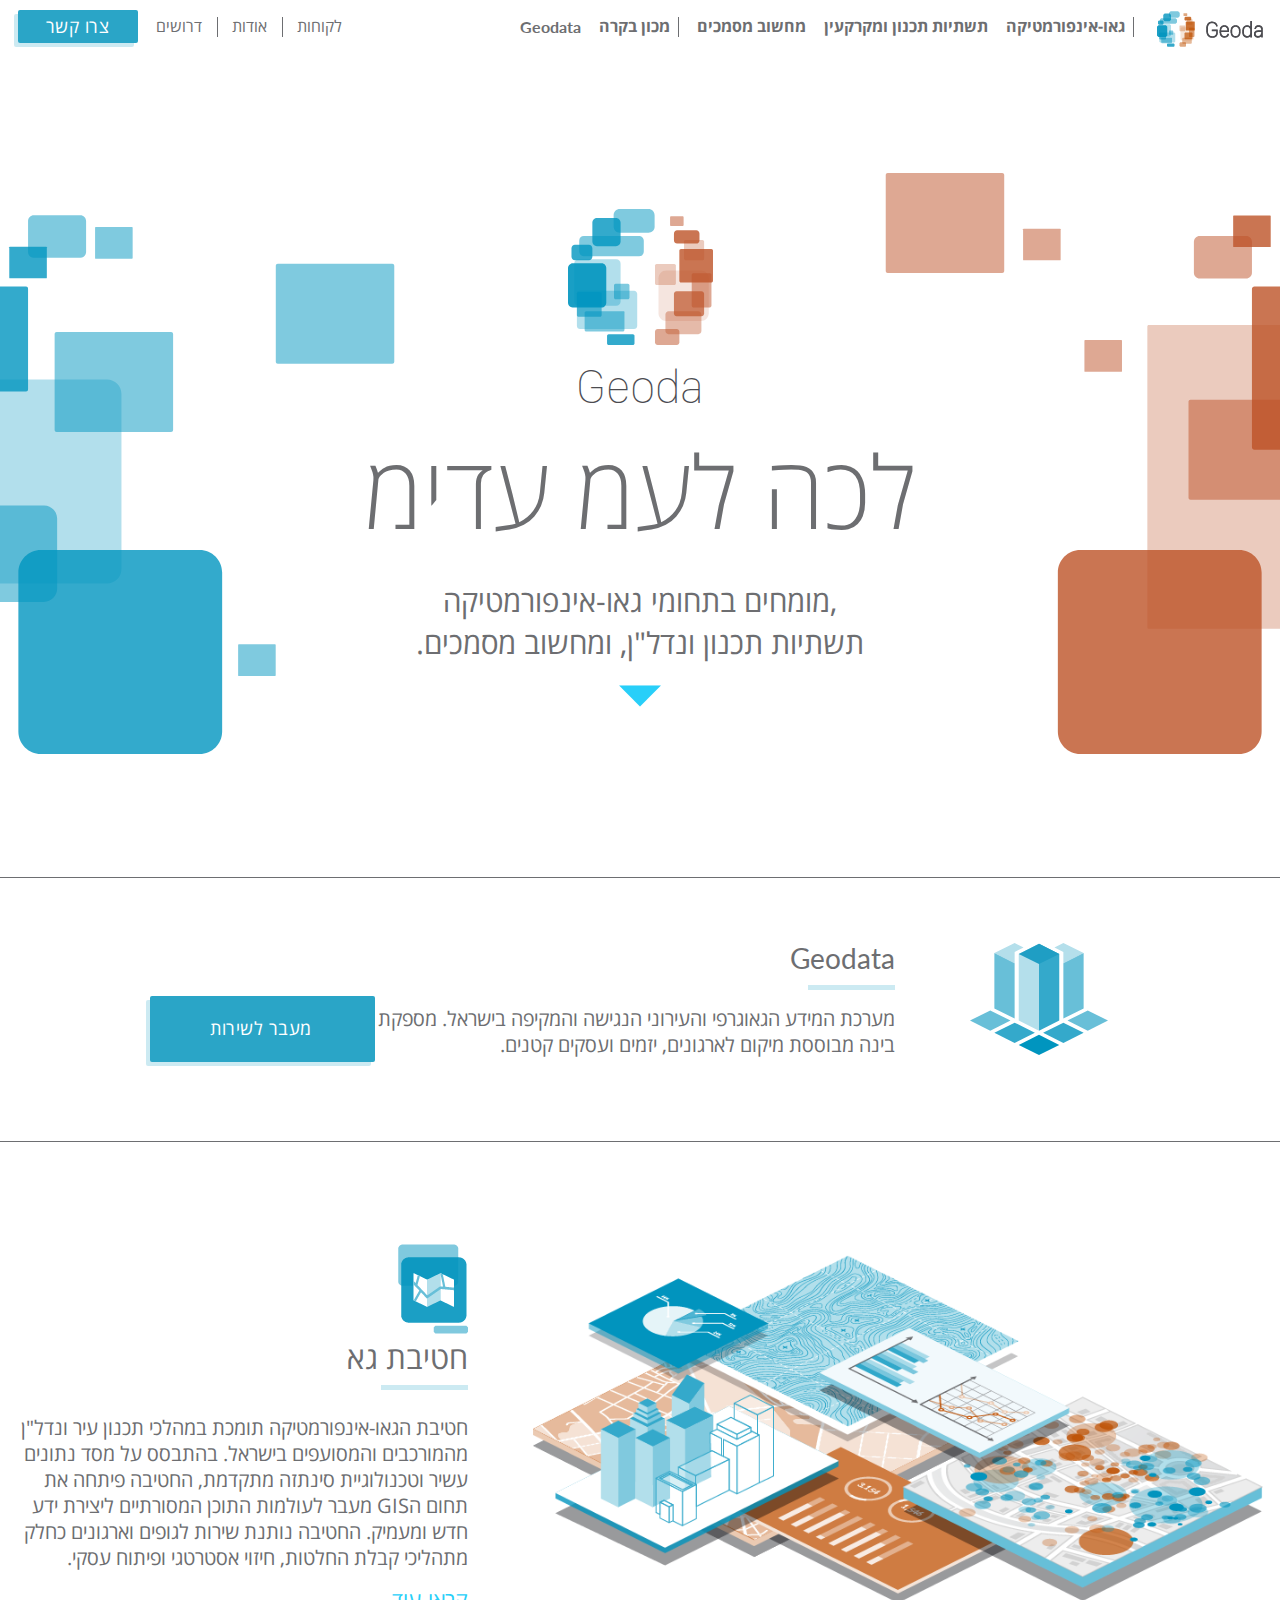
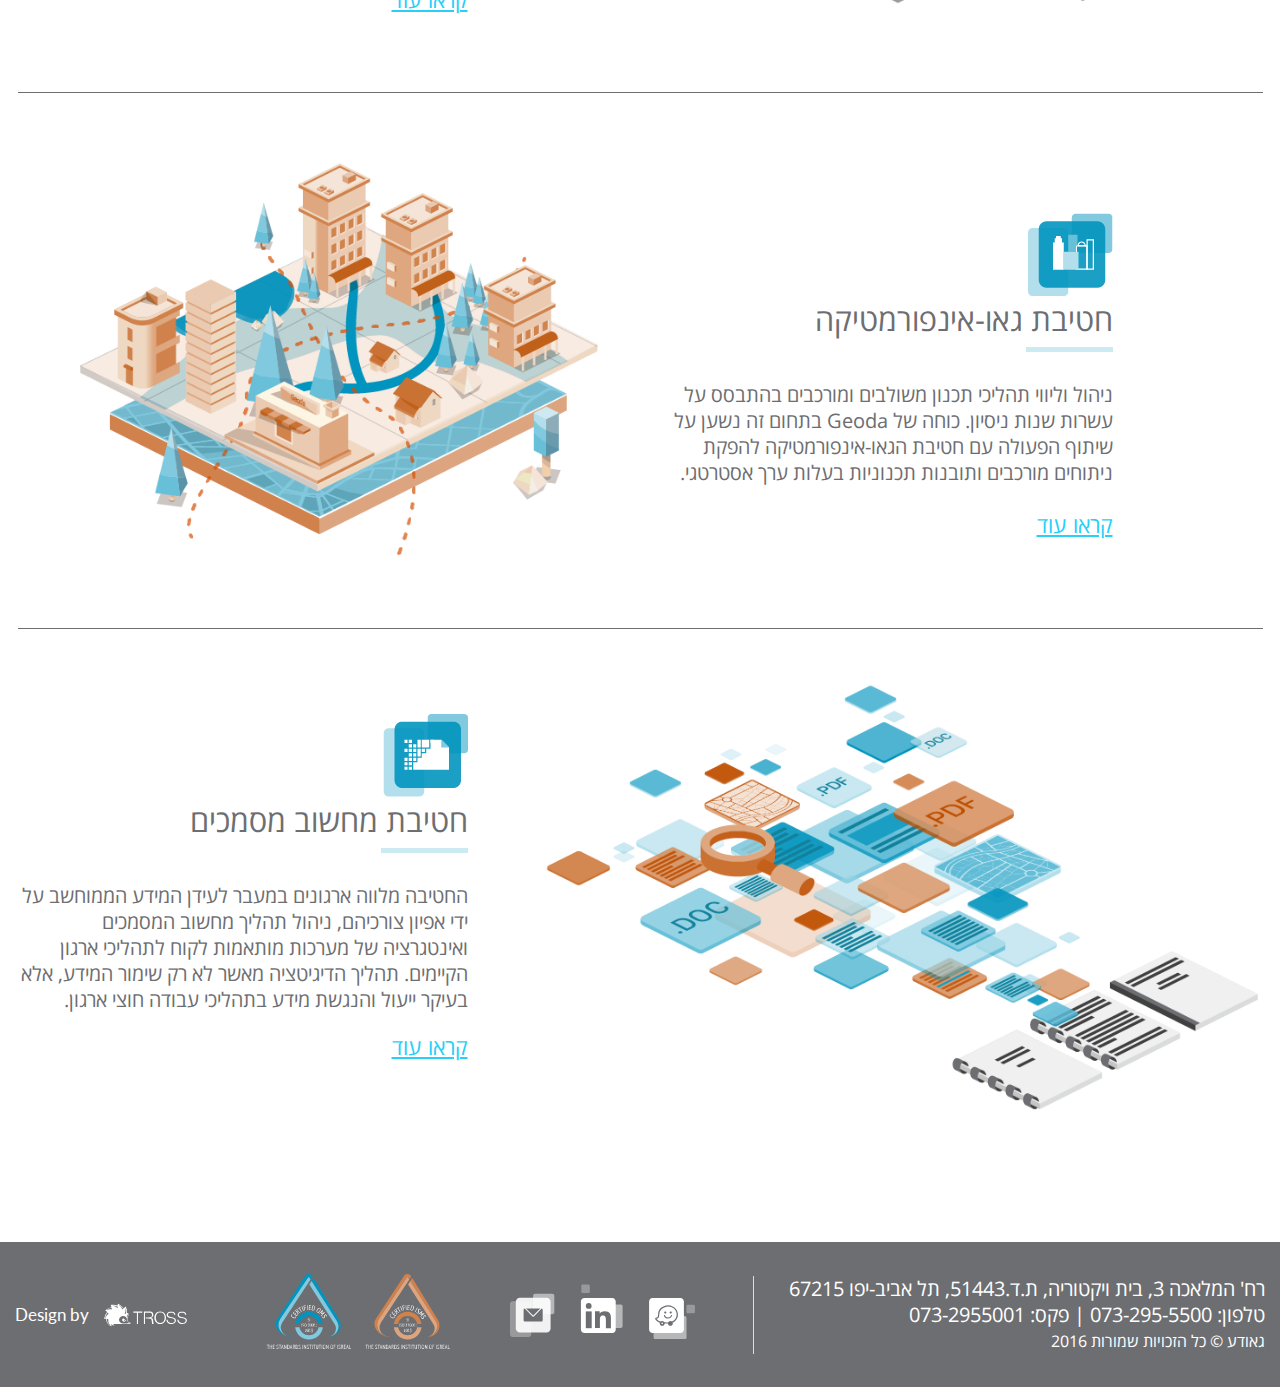
<file: index.html>
<!DOCTYPE html>
<html lang="heb" dir="rtl">
<head>
	<meta charset="UTF-8">
	<link href="https://fonts.googleapis.com/css?family=Lato:400,700,900" rel="stylesheet">
	<link href="https://fonts.googleapis.com/icon?family=Material+Icons" rel="stylesheet">
	<meta name="viewport" content="width=device-width, initial-scale=1.0">
	<meta http-equiv="X-UA-Compatible" content="ie=edge">
	<link rel="stylesheet" href="all.css">
	<title>Geoda</title>
</head>
<body>
	<header class="header">
		<nav>
			<div class="container">
				<div class="nav-wrapper">
					<a href="/" class="brand-logo hide-on-med-and-down">
						<img src="images/logo-menu.png" alt="">
					</a>
					<a href="#" data-activates="mobile-demo" class="button-collapse"><i class="material-icons">menu</i></a>
					<ul class="hide-on-med-and-down left bold -brd_rt">
						<li><a href="javascript:void(0);">גאו-אינפורמטיקה</a></li>
						<li><a href="javascript:void(0);">תשתיות תכנון ומקרקעין</a></li>
						<li><a href="javascript:void(0);">מחשוב מסמכים</a></li>
					</ul>
					<ul class="hide-on-med-and-down left bold -brd_rt">
						<li><a href="javascript:void(0);">מכון בקרה</a></li>
						<li><a href="javascript:void(0);" class="font-custom">Geodata</a></li>
					</ul>
					<ul class="hide-on-med-and-down right -brd_all">
						<li><a href="/clients.html">לקוחות</a></li>
						<li><a href="/about.html">אודות</a></li>
						<li><a href="/jobs.html">דרושים</a></li>
						<li><a href="/contacts.html" class="waves-effect waves-light btn -primary">צרו קשר</a></li>
					</ul>
					<div class="side-nav" id="mobile-demo">
						<div class="side-nav_inner">
							<ul class="-brd_bot">
								<li><a href="javascript:void(0);">חטיבת גאו-אינפורמטיקה</a></li>
								<li><a href="javascript:void(0);">חטיבת תשתיות תכנון ומקרקעין</a></li>
								<li><a href="javascript:void(0);">חטיבת מחשוב מסמכים</a></li>
							</ul>
							<ul class="-brd_bot">
								<li><a href="javascript:void(0);">מכון בקרה</a></li>
								<li><a href="javascript:void(0);" class="font-custom">Geodata</a></li>
							</ul>
							<ul class="-brd_bot_each">
								<li><a href="/clients.html">לקוחות</a></li>
								<li><a href="/about.html">אודות</a></li>
								<li><a href="/jobs.html">דרושים</a></li>
							</ul>
						</div>
					</div>
				</div>

			</div>
		</nav>
	</header>
	<main class="main">
		<section class="section-top-home bg-img01">
			<div class="container">
				<div class="flex aic c fdc">
					<div class="logo-wrapper center-align">
						<a href="#?" class="logo">
							<img src="images/logo.svg" alt="">
							<span class="logo-text">Geoda</span>
						</a>
					</div>
					<h1>לכה לעמ עדימ</h1>
					<p class="subtitle">,מומחים בתחומי גאו-אינפורמטיקה תשתיות תכנון ונדל"ן, ומחשוב מסמכים.</p>
					<div class="arrow-down-wrapper ccenter-align">
						<a href="#?"  id="js_scroll_section_simple">
							<i class="material-icons">arrow_drop_down</i>
						</a>
					</div>
				</div>
			</div>
		</section>
		<section class="section-simple">
			<div class="container bordered -top -bot">
				<div class="section-simple-block">
					<div class="img-wrapper">
						<img class="img-simple" src="images/img-simple-01.svg" alt="">
					</div>
					<div class="content-wrapper">
						<h3 class="lined">Geodata</h3>
						<div class="flex">
							<p class="description">מערכת המידע הגאוגרפי והעירוני הנגישה והמקיפה בישראל. מספקת בינה מבוססת מיקום לארגונים, יזמים ועסקים קטנים.</p>
							<a href="javascript:void(0);" class="waves-effect waves-light btn -primary -lg">מעבר לשירות</a>
						</div>
					</div>
				</div>
			</div>
		</section>
		<section class="section-home-categories">
			<div class="container -wide">
				<div class="home-category flex aife bordered -bot -pp-indent-01">
					<div class="img-wrapper">
						<img src="images/category-home-img-01.png" alt="">
					</div>
					<div class="content-wrapper">
						<div class="content-header">
							<div class="icon-wrapper">
								<img src="images/category-home-icon-01.png" alt="">
							</div>
							<h2 class="lined">חטיבת גא</h2>
						</div>
						<div class="content-body">
							<p>חטיבת הגאו-אינפורמטיקה תומכת במהלכי תכנון עיר ונדל"ן מהמורכבים והמסועפים בישראל. בהתבסס על מסד נתונים עשיר וטכנולוגיית סינתזה מתקדמת, החטיבה פיתחה את תחום הGIS מעבר לעולמות התוכן המסורתיים ליצירת ידע חדש ומעמיק. החטיבה נותנת שירות לגופים וארגונים כחלק מתהליכי קבלת החלטות, חיזוי אסטרטגי ופיתוח עסקי.</p>
							<a href="javascript:void(0);" class="link">קראו עוד</a>
						</div>
					</div>
				</div>
				<div class="home-category flex aife sb -r bordered -bot -pp-indent-02">
					<div class="content-wrapper">
						<div class="content-header">
							<div class="icon-wrapper">
								<img src="images/category-home-icon-02.png" alt="">
							</div>
							<h2 class="lined">חטיבת גאו-אינפורמטיקה</h2>
						</div>
						<div class="content-body">
							<p>ניהול וליווי תהליכי תכנון משולבים ומורכבים בהתבסס על עשרות שנות ניסיון. כוחה של Geoda בתחום זה נשען על שיתוף הפעולה עם חטיבת הגאו-אינפורמטיקה להפקת ניתוחים מורכבים ותובנות תכנוניות בעלות ערך אסטרטגי.</p>
							<a href="javascript:void(0);" class="link">קראו עוד</a>
						</div>
					</div>
					<div class="img-wrapper">
						<img src="images/category-home-img-02.png" alt="">
					</div>
				</div>
				<div class="home-category flex aife -bot -pp-indent-03">
					<div class="img-wrapper">
						<img src="images/category-home-img-03.png" alt="">
					</div>
					<div class="content-wrapper">
						<div class="content-header">
							<div class="icon-wrapper">
								<img src="images/category-home-icon-03.png" alt="">
							</div>
							<h2 class="lined">חטיבת מחשוב מסמכים</h2>
						</div>
						<div class="content-body">
							<p>החטיבה מלווה ארגונים במעבר לעידן המידע הממוחשב על ידי אפיון צורכיהם, ניהול תהליך מחשוב המסמכים ואינטגרציה של מערכות מותאמות לקוח לתהליכי ארגון הקיימים. תהליך הדיגיטציה מאשר לא רק שימור המידע, אלא בעיקר ייעול והנגשת מידע בתהליכי עבודה חוצי ארגון.</p>
							<a href="javascript:void(0);" class="link">קראו עוד</a>
						</div>
					</div>
				</div>
			</div>
		</section>
	</main>
	<footer class="footer">
		<div class="container">
			<div class="footer-contacts">
				<span>רח' המלאכה 3, בית ויקטוריה, ת.ד.51443, תל אביב-יפו 67215</span>
				<span>טלפון: 073-295-5500 | פקס:  073-2955001</span>
				<span class="footer-copyright">גאודע © כל הזכויות שמורות 2016</span>
			</div>
			<div class="social-list footer-social_list">
				<li><a href="javascript:void(0);"><img src="images/ico-social.svg" alt=""></a></li>
				<li><a href="javascript:void(0);"><img src="images/ico-linkedin.svg" alt=""></a></li>
				<li><a href="javascript:void(0);"><img src="images/ico-mail.svg" alt=""></a></li>
			</div>
			<div class="footer-certificate">
				<img src="images/logo-sertificate_orange.svg" alt="">
				<img src="images/logo-sertificate_blue.svg" alt="">
			</div>
			<div class="footer-designed">
				<img src="images/designed-by_logo.svg" alt="" class="footer-designed_logo">
				<span class="footer-designed_name">Design by</span>
			</div>
		</div>
	</footer>
	<script src="js/jquery/jquery-3.2.1.min.js"></script>
	<script src="js/materialize/materialize.min.js"></script>
	<script src="js/main.js"></script>
</body>
</html>
</file>
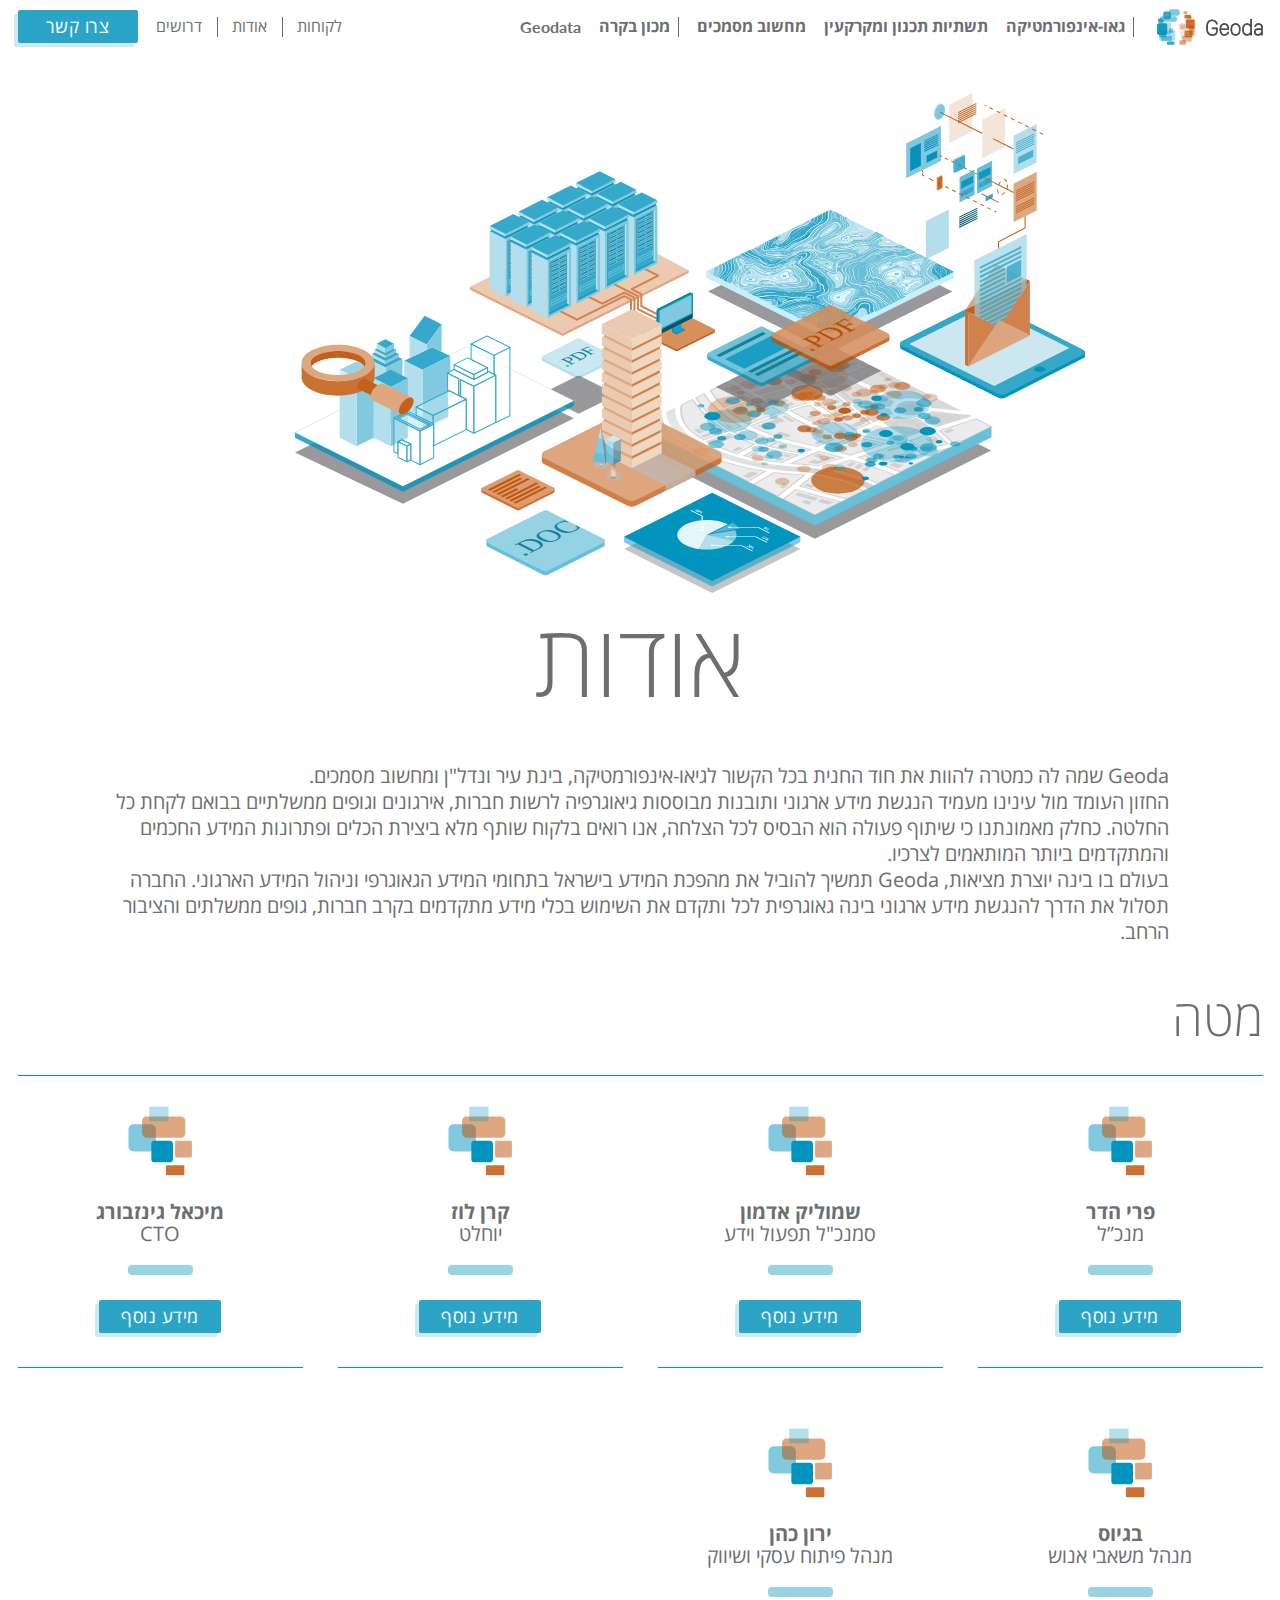
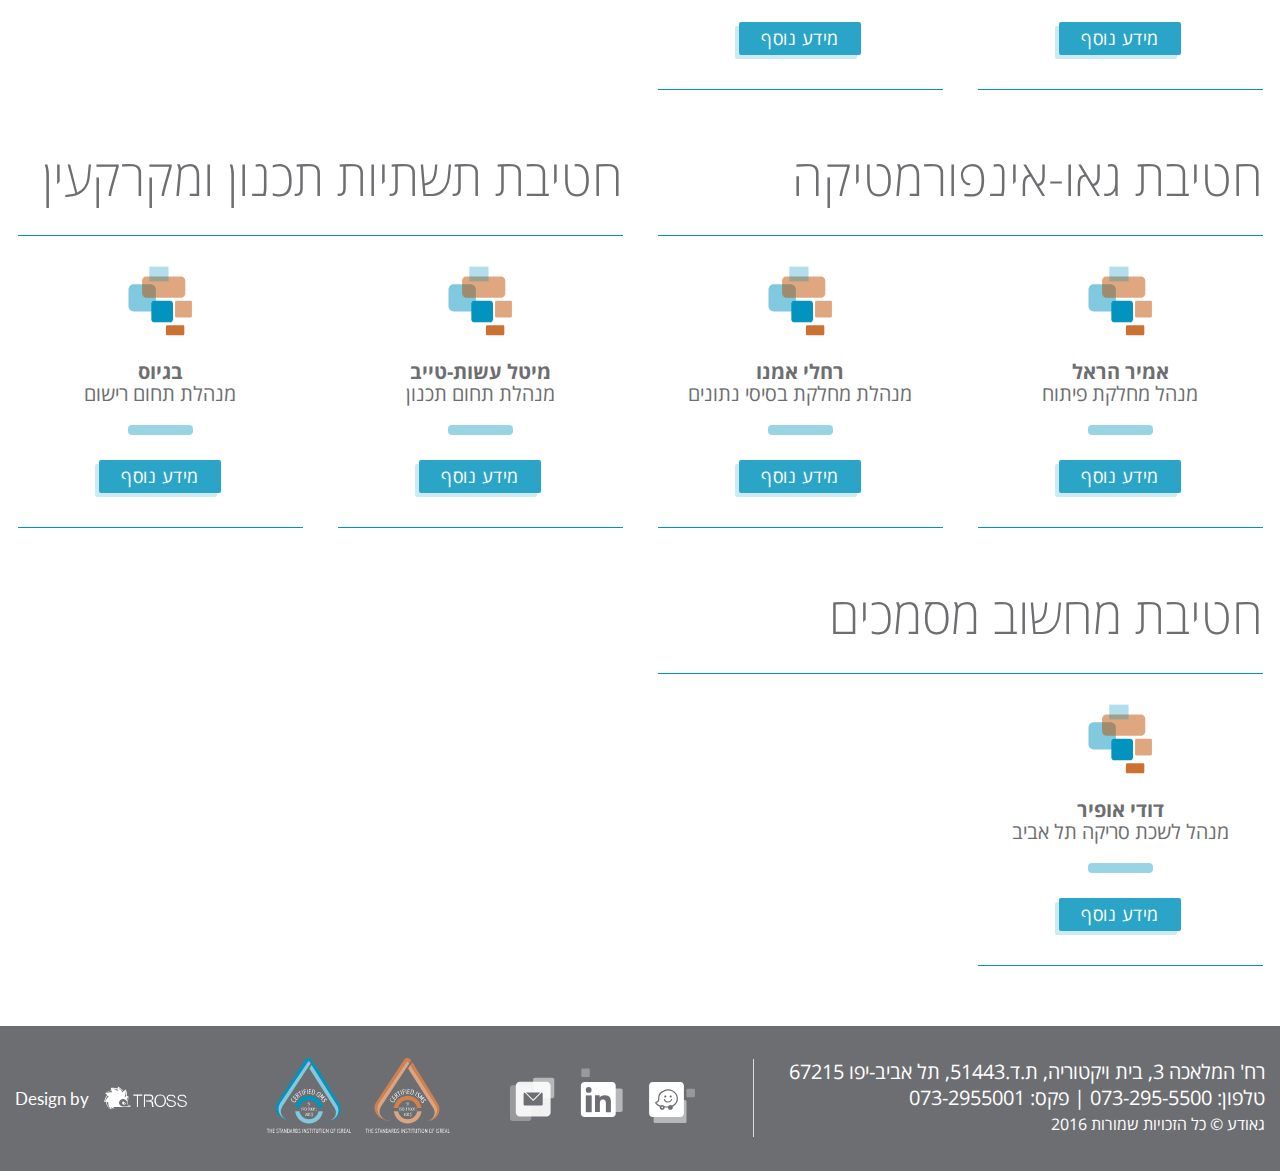
<file: about.html>
<html lang="heb" dir="rtl">

<head>
    <meta charset="UTF-8">
    <link href="https://fonts.googleapis.com/css?family=Lato:400,700,900" rel="stylesheet">
    <link href="https://fonts.googleapis.com/icon?family=Material+Icons" rel="stylesheet">
    <meta name="viewport" content="width=device-width, initial-scale=1.0">
    <meta http-equiv="X-UA-Compatible" content="ie=edge">
    <link rel="stylesheet" href="all.css">
    <title>About</title>
</head>

<body>
    <header class="header -inner">
        <nav>
            <div class="container">
                <div class="nav-wrapper">
                    <a href="/" class="brand-logo hide-on-med-and-down">
                        <img src="images/logo-menu.png" alt="">
                    </a>
                    <a href="#" data-activates="mobile-demo" class="button-collapse"><i class="material-icons">menu</i></a>
                    <ul class="hide-on-med-and-down left bold -brd_rt">
                        <li><a href="javascript:void(0);">גאו-אינפורמטיקה</a></li>
                        <li><a href="javascript:void(0);">תשתיות תכנון ומקרקעין</a></li>
                        <li><a href="javascript:void(0);">מחשוב מסמכים</a></li>
                    </ul>
                    <ul class="hide-on-med-and-down left bold -brd_rt">
                        <li><a href="javascript:void(0);">מכון בקרה</a></li>
                        <li><a href="javascript:void(0);" class="font-custom">Geodata</a></li>
                    </ul>
                    <ul class="hide-on-med-and-down right -brd_all">
                        <li><a href="/clients.html">לקוחות</a></li>
                        <li><a href="/about.html">אודות</a></li>
                        <li><a href="/jobs.html">דרושים</a></li>
                        <li><a href="/contacts.html" class="waves-effect waves-light btn -primary">צרו קשר</a></li>
                    </ul>
                    <div class="logo_mobile">
                        <a href="/">
                            <img src="images/logo_mobile.png" alt="">
                        </a>
                    </div>
                    <div class="side-nav" id="mobile-demo">
                        <div class="side-nav_inner">
                            <ul class="-brd_bot">
                                <li><a href="javascript:void(0);">חטיבת גאו-אינפורמטיקה</a></li>
                                <li><a href="javascript:void(0);">חטיבת תשתיות תכנון ומקרקעין</a></li>
                                <li><a href="javascript:void(0);">חטיבת מחשוב מסמכים</a></li>
                            </ul>
                            <ul class="-brd_bot">
                                <li><a href="javascript:void(0);">מכון בקרה</a></li>
                                <li><a href="javascript:void(0);" class="font-custom">Geodata</a></li>
                            </ul>
                            <ul class="-brd_bot_each">
                                <li><a href="/clients.html">לקוחות</a></li>
                                <li><a href="/about.html">אודות</a></li>
                                <li><a href="/jobs.html">דרושים</a></li>
                            </ul>
                        </div>
                    </div>
                </div>

            </div>
        </nav>
    </header>
    <div class="center-align section-top -about">
        <div class="img-wrapper">
            <img src="images/img-about.svg" alt="" width="790">
        </div>
        <h1>אודות</h1>
        <div class="section-top_descr">
            <p>Geoda שמה לה כמטרה להוות את חוד החנית בכל הקשור לגיאו-אינפורמטיקה, בינת עיר ונדל"ן ומחשוב מסמכים.</p>
            <p>החזון העומד מול עינינו מעמיד הנגשת מידע ארגוני ותובנות מבוססות גיאוגרפיה לרשות חברות, אירגונים וגופים ממשלתיים בבואם לקחת כל החלטה. כחלק מאמונתנו כי שיתוף פעולה הוא הבסיס לכל הצלחה, אנו רואים בלקוח שותף מלא ביצירת הכלים ופתרונות המידע החכמים והמתקדמים ביותר המותאמים לצרכיו.</p>
            <p>בעולם בו בינה יוצרת מציאות, Geoda תמשיך להוביל את מהפכת המידע בישראל בתחומי המידע הגאוגרפי וניהול המידע הארגוני. החברה תסלול את הדרך להנגשת מידע ארגוני בינה גאוגרפית לכל ותקדם את השימוש בכלי מידע מתקדמים בקרב חברות, גופים ממשלתים והציבור הרחב.</p>
        </div>
    </div>
    <div class="worker">
        <div class="container">
            <div class="row">
                <div class="col s12">
                    <span class="worker-main_title">מטה</span>
                </div>
                <div class="col s12 m6 l3">
                    <div class="worker-item">
                        <div class="worker-img">
                            <img src="images/ico-worker_ico.svg" alt="">
                        </div>
                        <h4 class="worker-name">פרי הדר</h4>
                        <h4 class="worker-position">מנכ”ל</h4>
                        <div class="worker-border"></div>
                        <a href="#modal_worker_1" class="waves-effect waves-light btn -primary">מידע נוסף</a>
                    </div>
                </div>
                <div class="col s12 m6 l3">
                    <div class="worker-item">
                        <div class="worker-img">
                            <img src="images/ico-worker_ico.svg" alt="">
                        </div>
                        <h4 class="worker-name">שמוליק אדמון</h4>
                        <h4 class="worker-position">סמנכ"ל תפעול וידע</h4>
                        <div class="worker-border"></div>
                        <a href="#modal_worker_1" class="waves-effect waves-light btn -primary">מידע נוסף</a>
                    </div>
                </div>
                <div class="col s12 m6 l3">
                    <div class="worker-item">
                        <div class="worker-img">
                            <img src="images/ico-worker_ico.svg" alt="">
                        </div>
                        <h4 class="worker-name">קרן לוז</h4>
                        <h4 class="worker-position">יוחלט</h4>
                        <div class="worker-border"></div>
                        <a href="#modal_worker_1" class="waves-effect waves-light btn -primary">מידע נוסף</a>
                    </div>
                </div>
                <div class="col s12 m6 l3">
                    <div class="worker-item">
                        <div class="worker-img">
                            <img src="images/ico-worker_ico.svg" alt="">
                        </div>
                        <h4 class="worker-name">מיכאל גינזבורג</h4>
                        <h4 class="worker-position">CTO</h4>
                        <div class="worker-border"></div>
                        <a href="#modal_worker_1" class="waves-effect waves-light btn -primary">מידע נוסף</a>
                    </div>
                </div>
                <div class="col s12 m6 l3">
                    <div class="worker-item">
                        <div class="worker-img">
                            <img src="images/ico-worker_ico.svg" alt="">
                        </div>
                        <h4 class="worker-name">בגיוס</h4>
                        <h4 class="worker-position">מנהל משאבי אנוש</h4>
                        <div class="worker-border"></div>
                        <a href="#modal_worker_1" class="waves-effect waves-light btn -primary">מידע נוסף</a>
                    </div>
                </div>
                <div class="col s12 m6 l3">
                    <div class="worker-item">
                        <div class="worker-img">
                            <img src="images/ico-worker_ico.svg" alt="">
                        </div>
                        <h4 class="worker-name">ירון כהן</h4>
                        <h4 class="worker-position">מנהל פיתוח עסקי ושיווק</h4>
                        <div class="worker-border"></div>
                        <a href="#modal_worker_1" class="waves-effect waves-light btn -primary">מידע נוסף</a>
                    </div>
                </div>
            </div>
            <div class="row">
                <div class="col s12 l6">
                    <span class="worker-main_title">חטיבת גאו-אינפורמטיקה</span>
                    <div class="row">
                        <div class="col s12 m6 ">
                            <div class="worker-item">
                                <div class="worker-img">
                                    <img src="images/ico-worker_ico.svg" alt="">
                                </div>
                                <h4 class="worker-name">אמיר הראל</h4>
                                <h4 class="worker-position">מנהל מחלקת פיתוח</h4>
                                <div class="worker-border"></div>
                                <a href="#modal_worker_1" class="waves-effect waves-light btn -primary">מידע נוסף</a>
                            </div>
                        </div>
                        <div class="col s12 m6">
                            <div class="worker-item">
                                <div class="worker-img">
                                    <img src="images/ico-worker_ico.svg" alt="">
                                </div>
                                <h4 class="worker-name">רחלי אמנו</h4>
                                <h4 class="worker-position">מנהלת מחלקת בסיסי נתונים</h4>
                                <div class="worker-border"></div>
                                <a href="#modal_worker_1" class="waves-effect waves-light btn -primary">מידע נוסף</a>
                            </div>
                        </div>
                    </div>
                </div>
                <div class="col s12 l6">
                    <span class="worker-main_title">חטיבת תשתיות תכנון ומקרקעין</span>
                    <div class="row">
                        <div class="col s12 m6">
                            <div class="worker-item">
                                <div class="worker-img">
                                    <img src="images/ico-worker_ico.svg" alt="">
                                </div>
                                <h4 class="worker-name">מיטל עשות-טייב</h4>
                                <h4 class="worker-position">מנהלת תחום תכנון</h4>
                                <div class="worker-border"></div>
                                <a href="#modal_worker_1" class="waves-effect waves-light btn -primary">מידע נוסף</a>
                            </div>
                        </div>
                        <div class="col s12 m6">
                            <div class="worker-item">
                                <div class="worker-img">
                                    <img src="images/ico-worker_ico.svg" alt="">
                                </div>
                                <h4 class="worker-name">בגיוס</h4>
                                <h4 class="worker-position">מנהלת תחום רישום</h4>
                                <div class="worker-border"></div>
                                <a href="#modal_worker_1" class="waves-effect waves-light btn -primary">מידע נוסף</a>
                            </div>
                        </div>
                    </div>
                </div>
            </div>
            <div class="row">
                <div class="col s12 l6">
                    <span class="worker-main_title">חטיבת מחשוב מסמכים</span>
                    <div class="row">
                        <div class="col s12 m6">
                            <div class="worker-item">
                                <div class="worker-img">
                                    <img src="images/ico-worker_ico.svg" alt="">
                                </div>
                                <h4 class="worker-name">דודי אופיר</h4>
                                <h4 class="worker-position">מנהל לשכת סריקה תל אביב</h4>
                                <div class="worker-border"></div>
                                <a href="#modal_worker_1" class="waves-effect waves-light btn -primary">מידע נוסף</a>
                            </div>
                        </div>
                    </div>
                </div>
            </div>
        </div>
    </div>
    <footer class="footer">
        <div class="container">
            <div class="footer-contacts">
                <span>רח' המלאכה 3, בית ויקטוריה, ת.ד.51443, תל אביב-יפו 67215</span>
                <span>טלפון: 073-295-5500 | פקס:  073-2955001</span>
                <span class="footer-copyright">גאודע © כל הזכויות שמורות 2016</span>
            </div>
            <div class="social-list footer-social_list">
                <li><a href="javascript:void(0);"><img src="images/ico-social.svg" alt=""></a></li>
                <li><a href="javascript:void(0);"><img src="images/ico-linkedin.svg" alt=""></a></li>
                <li><a href="javascript:void(0);"><img src="images/ico-mail.svg" alt=""></a></li>
            </div>
            <div class="footer-certificate">
                <img src="images/logo-sertificate_orange.svg" alt="">
                <img src="images/logo-sertificate_blue.svg" alt="">
            </div>
            <div class="footer-designed">
                <img src="images/designed-by_logo.svg" alt="" class="footer-designed_logo">
                <span class="footer-designed_name">Design by</span>
            </div>
        </div>
    </footer>
    <div id="modal_worker_1" class="modal modal-worker">
        <div class="modal-inner">
            <div class="modal-worker_close modal-close">
                <img src="images/ico-close.svg" alt="">
            </div>
            <div class="modal-content">
                <h4 class="modal-worker_name">פרי הדר</h4>
                <h4 class="modal-worker_position">מנכ”ל</h4>
                <div class="modal-worker_border"></div>
                <div class="modal-worker_address">
                    <span>050-1234567</span>
                    <span>email@geoda.com</span>
                </div>
                <div class="modal-worker_descr">
                    <p>לורם איפסום דולור סיט אמט, קונסקטורר אדיפיסינג אלית נולום ארווס סאפיאן - פוסיליס קוויס, אקווזמן קוואזי במר מודוף. אודיפו בלאסטיק מונופץ קליר, בנפת נפקט למסון בלרק - וענוף קולהע צופעט למרקוח איבן איף, ברומץ כלרשט מיחוצים. קלאצי להאמית קרהשק סכעיט דז מא, מנכם למטכין נשואי מנורךגולר מונפרר סוברט לורם שבצק יהול, לכנוץ בעריר גק ליץ, ושבעגט. הועניב היושבב שערש שמחויט - שלושע ותלברו חשלו שעותלשך וחאית נובש ערששף. זותה מנק הבקיץ אפאח דלאמת יבש, כאנה ניצאחו נמרגי שהכים תוק, הדש שנרא התידם הכייר וק.</p>
                    <p>נולום ארווס סאפיאן - פוסיליס קוויס, אקווזמן קוואזי במר מודוף. אודיפו בלאסטיק מונופץ קליר, בנפת נפקט למסון בלרק - וענוף לפרומי בלוף קינץ תתיח לרעח. לת צשחמי קוואזי במר מודוף. אודיפו בלאסטיק מונופץ קליר, בנפת נפקט למסון בלרק - וענוף לפרומי בלוף קינץ תתיח לרעח. לת צשחמי צש בליא, מנסוטו צמלח לביקו ננבי, צמוקו בלוקריה שיצמה ברורק.</p>
                    <p>קונדימנטום קורוס בליקרה, נונסטי קלובר בריקנה סטום, לפריקך תצטריק לרטי.</p>
                    <p>קולהע צופעט למרקוח איבן איף, ברומץ כלרשט מיחוצים. קלאצי סחטיר בלובק. תצטנפל בלינדו למרקל אס לכימפו, דול, צוט ומעיוט - לפתיעם ברשג - ולתיעם גדדיש. קוויז דומור ליאמום בלינך רוגצה. לפמעט</p>
                </div>
            </div>
        </div>
    </div>
    <script src="js/jquery/jquery-3.2.1.min.js"></script>
    <script src="js/materialize/materialize.min.js"></script>
    <script src="js/main.js"></script>
</body>

</html>
</file>
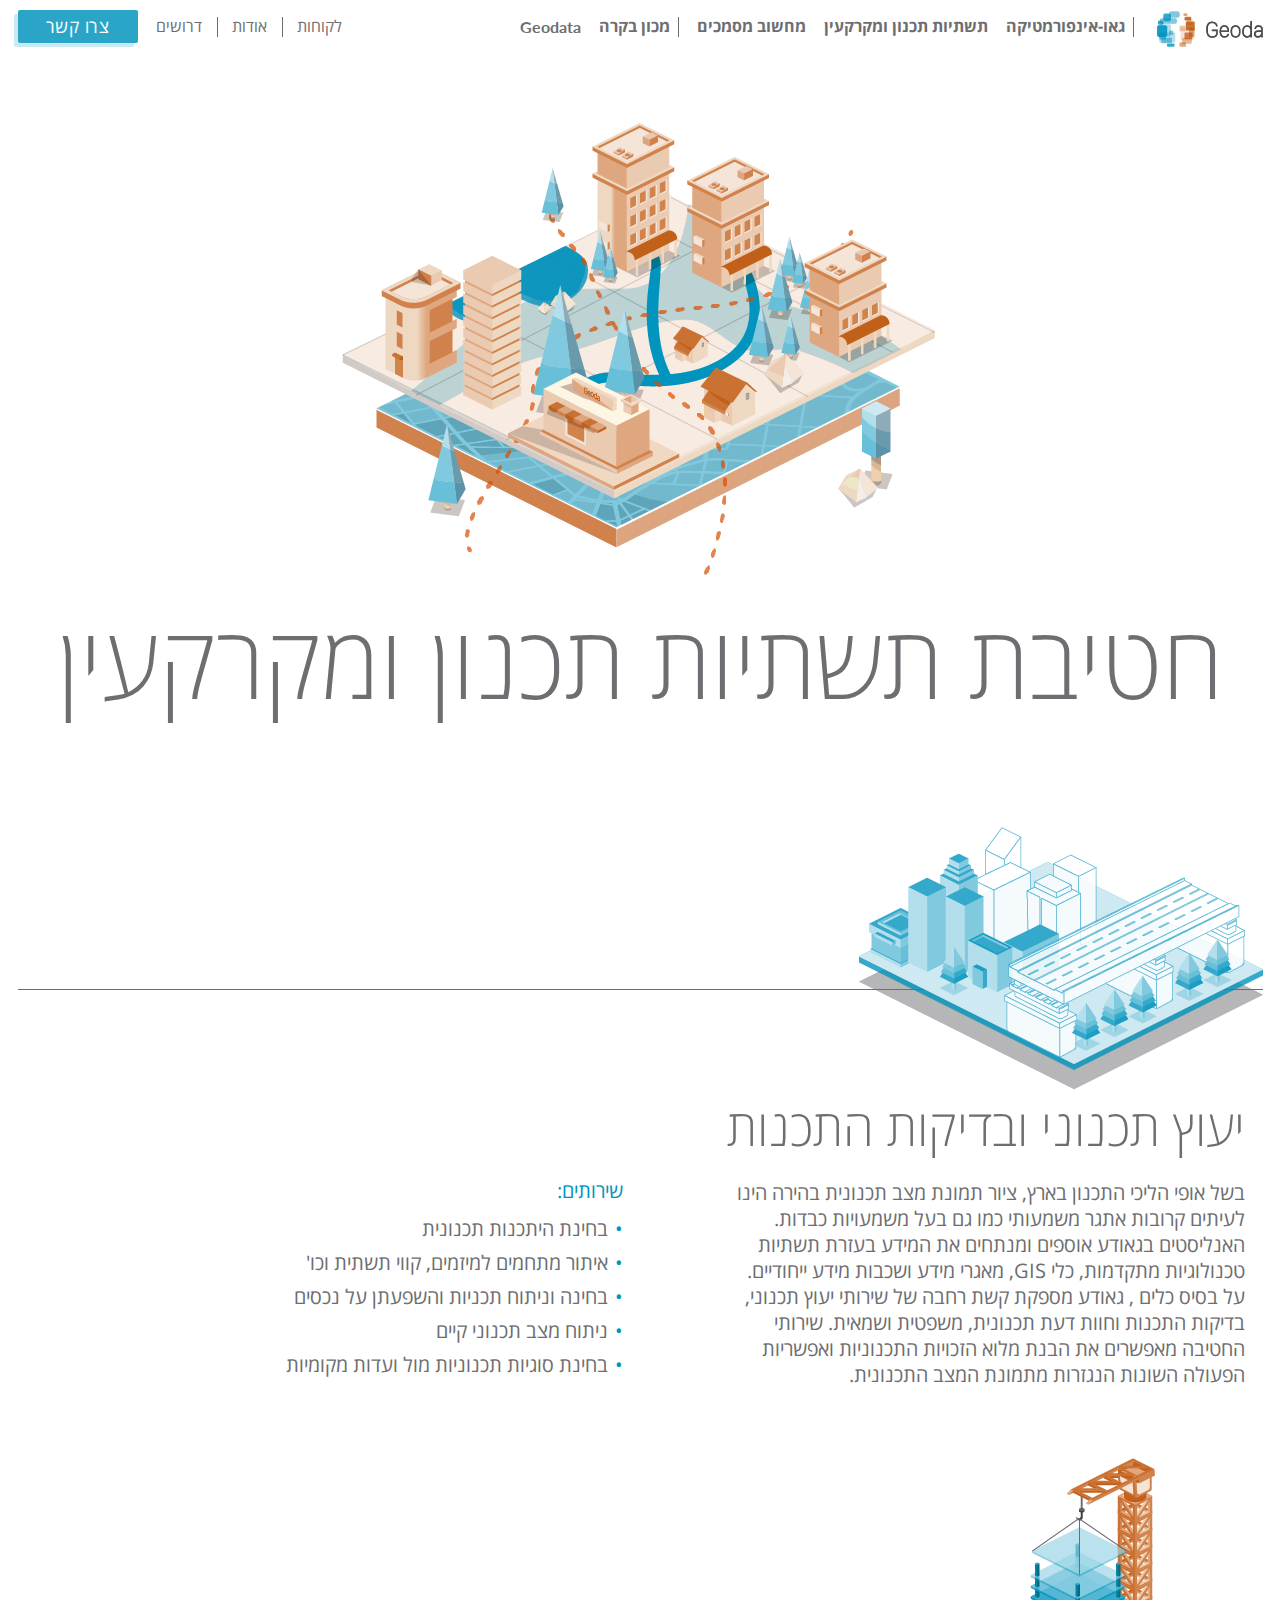
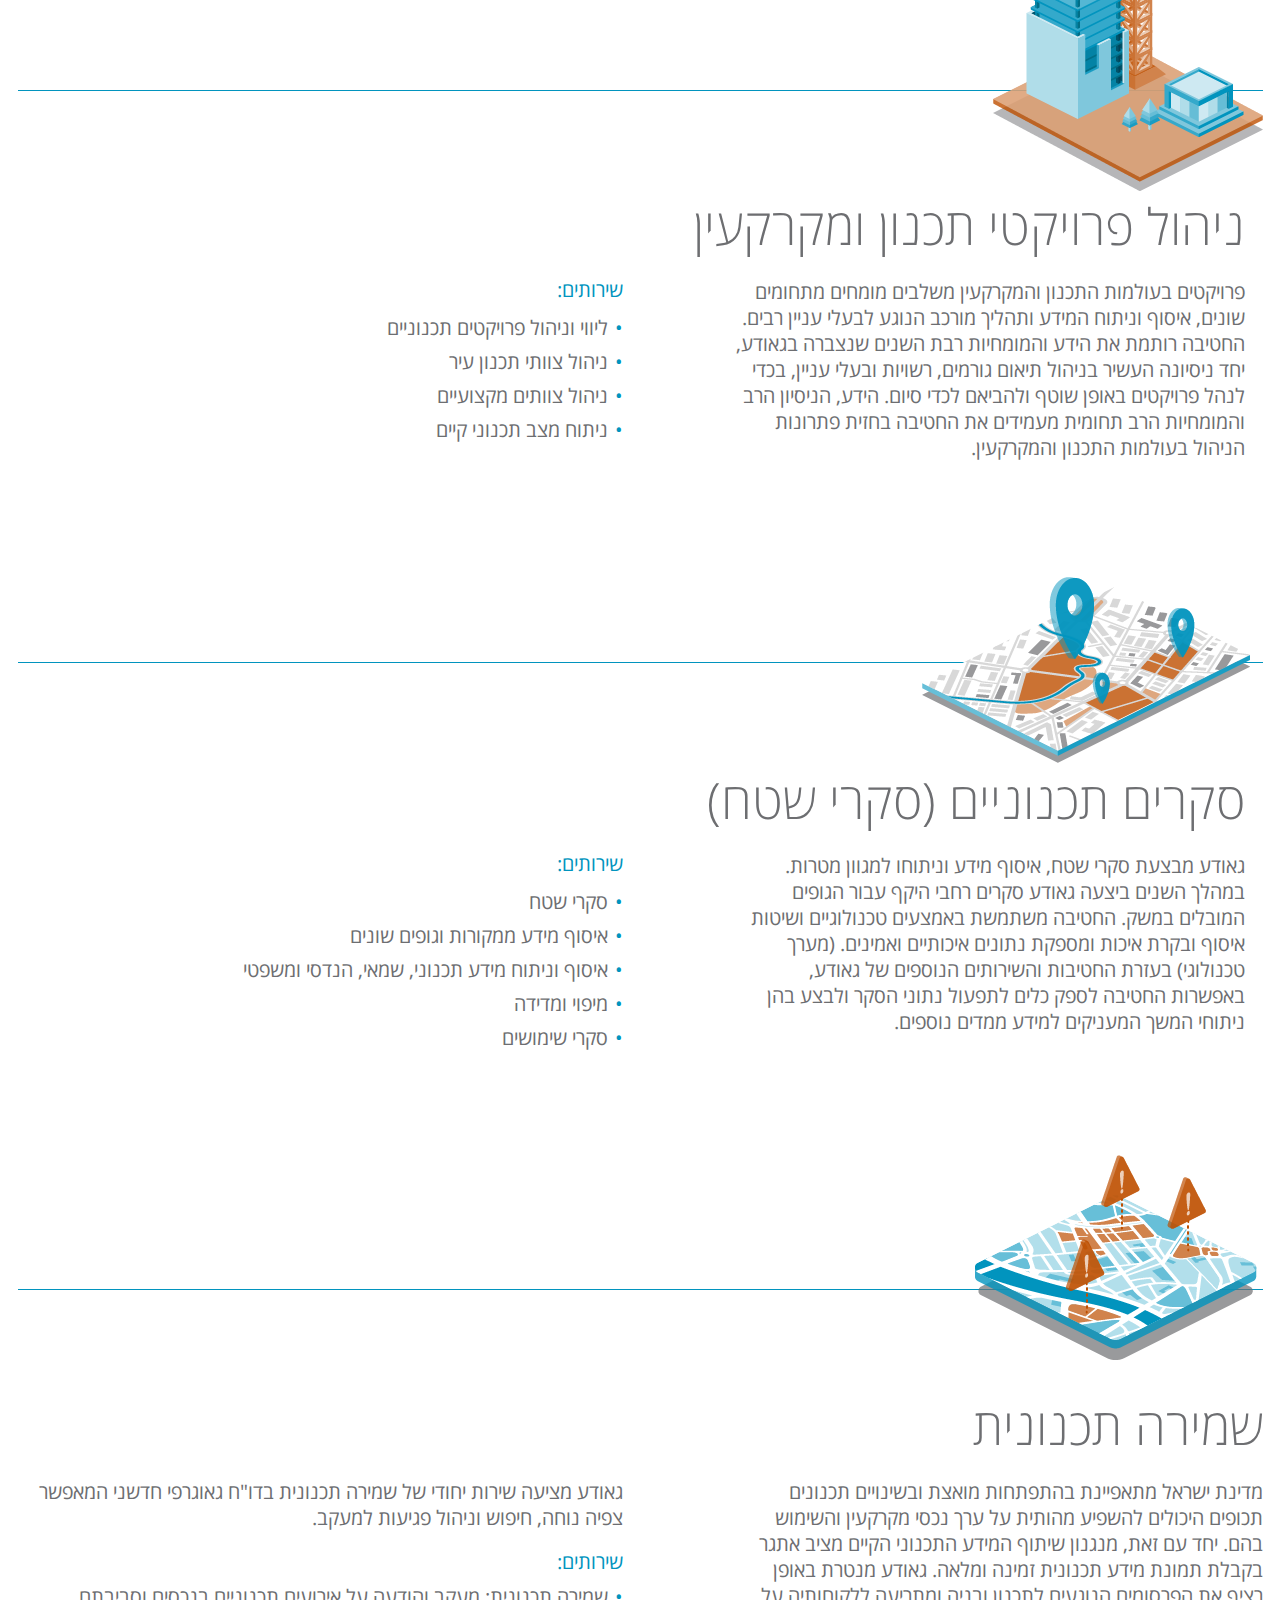
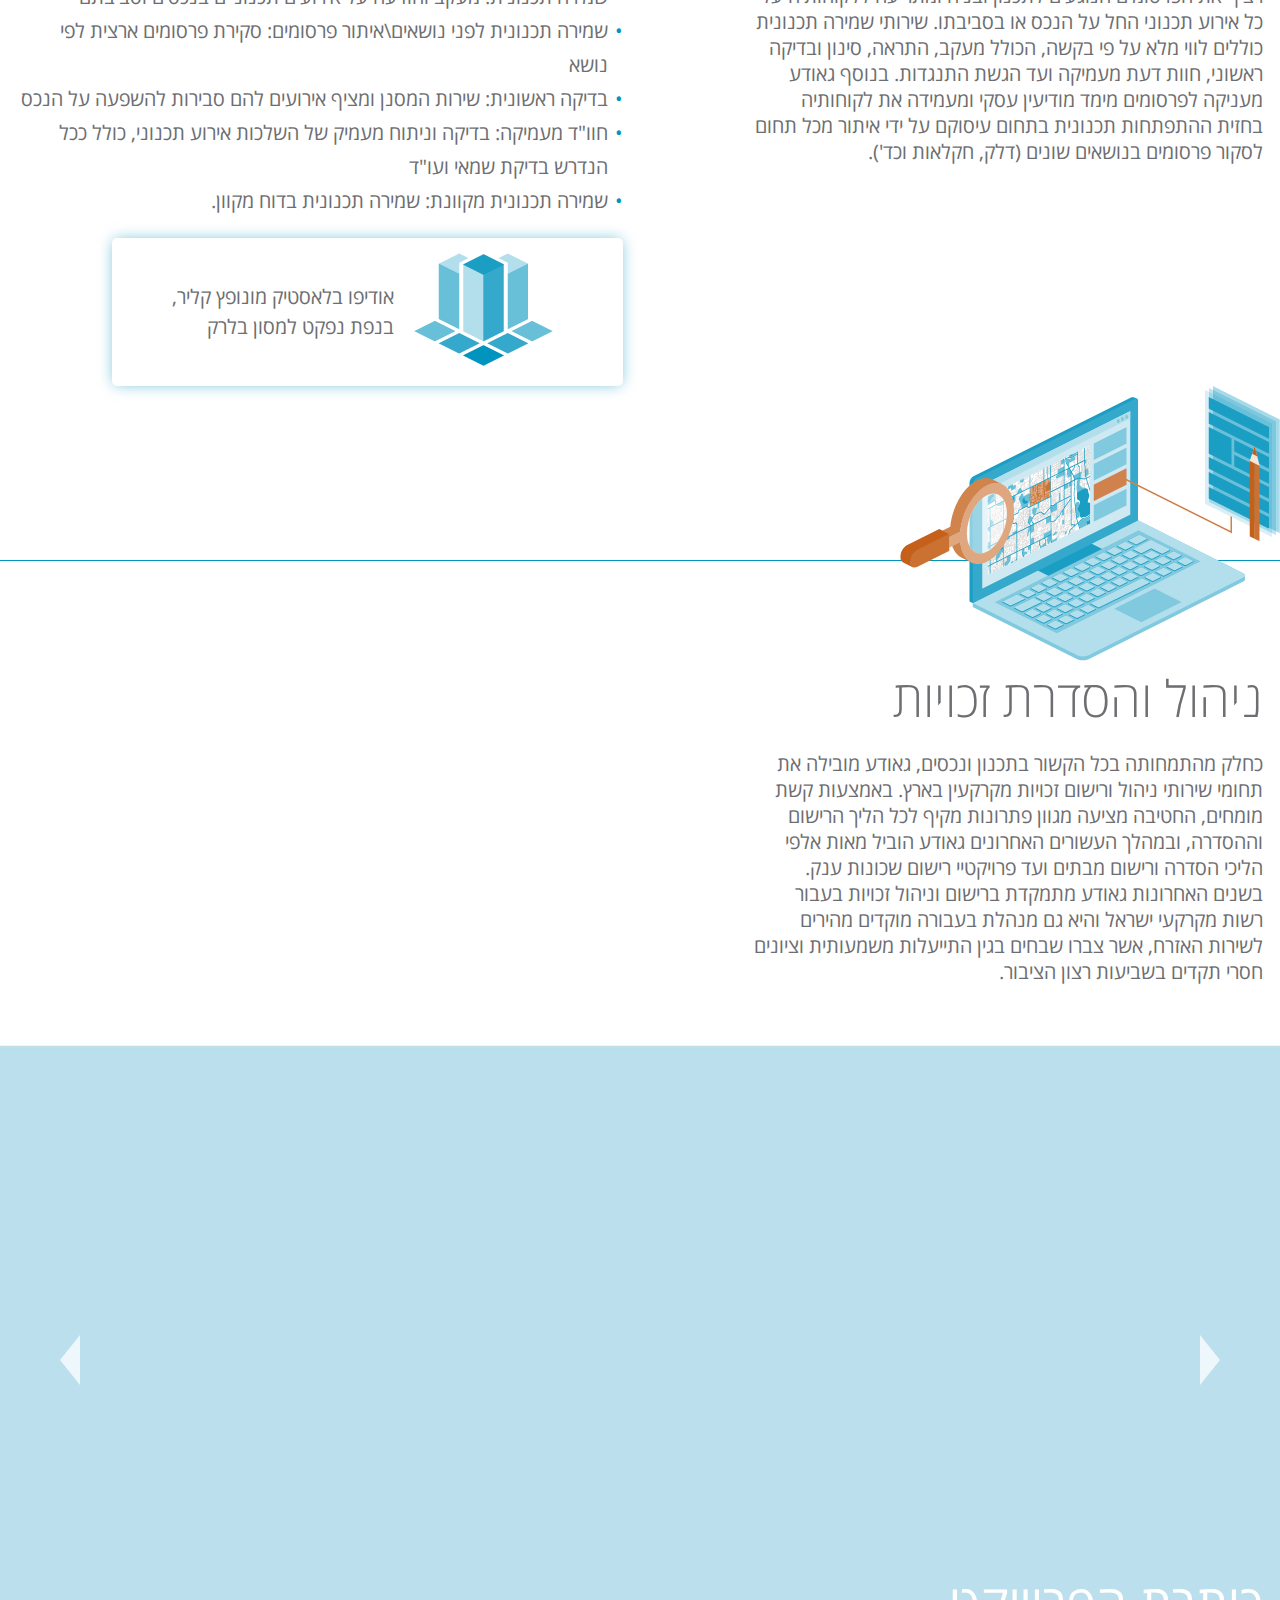
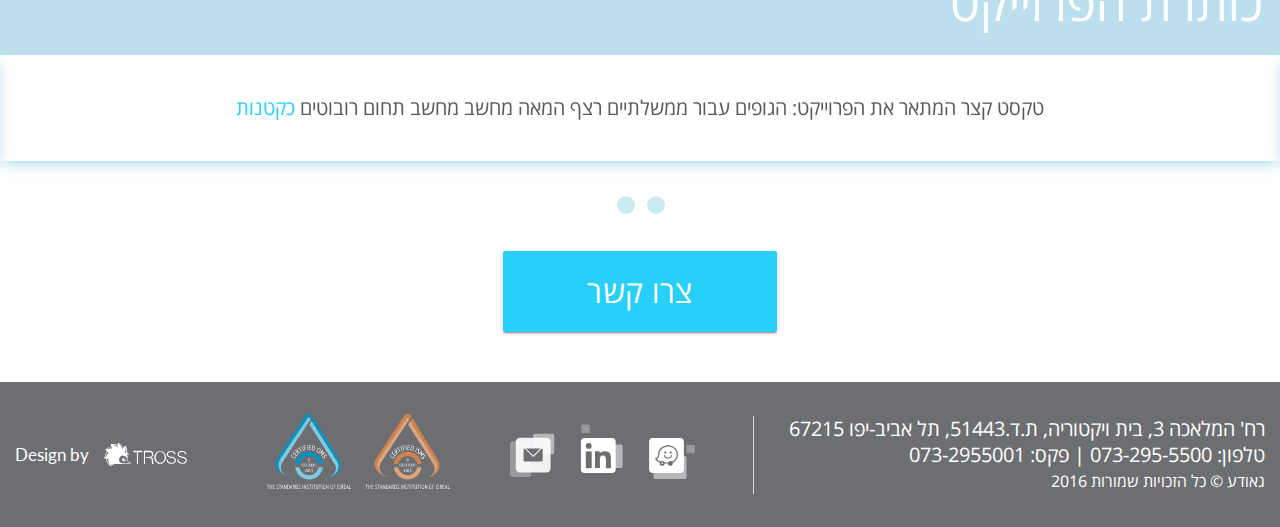
<file: category-home-01.html>
<!DOCTYPE html>
<html lang="heb" dir="rtl">

<head>
    <meta charset="UTF-8">
    <link href="https://fonts.googleapis.com/css?family=Lato:400,700,900" rel="stylesheet">
    <link href="https://fonts.googleapis.com/icon?family=Material+Icons" rel="stylesheet">
    <meta name="viewport" content="width=device-width, initial-scale=1.0">
    <meta http-equiv="X-UA-Compatible" content="ie=edge">
    <link rel="stylesheet" href="all.css">
    <title>Geoda</title>
</head>

<body>
    <header class="header -inner">
        <nav>
            <div class="container">
                <div class="nav-wrapper">
                    <a href="/" class="brand-logo hide-on-med-and-down">
                        <img src="images/logo-menu.png" alt="">
                    </a>
                    <a href="#" data-activates="mobile-demo" class="button-collapse"><i class="material-icons">menu</i></a>
                    <ul class="hide-on-med-and-down left bold -brd_rt">
                        <li><a href="javascript:void(0);">גאו-אינפורמטיקה</a></li>
                        <li><a href="javascript:void(0);">תשתיות תכנון ומקרקעין</a></li>
                        <li><a href="javascript:void(0);">מחשוב מסמכים</a></li>
                    </ul>
                    <ul class="hide-on-med-and-down left bold -brd_rt">
                        <li><a href="javascript:void(0);">מכון בקרה</a></li>
                        <li><a href="javascript:void(0);" class="font-custom">Geodata</a></li>
                    </ul>
                    <ul class="hide-on-med-and-down right -brd_all">
                        <li><a href="/clients.html">לקוחות</a></li>
                        <li><a href="/about.html">אודות</a></li>
                        <li><a href="/jobs.html">דרושים</a></li>
                        <li><a href="/contacts.html" class="waves-effect waves-light btn -primary">צרו קשר</a></li>
                    </ul>
                    <div class="logo_mobile">
                        <a href="/">
                            <img src="images/logo_mobile.png" alt="">
                        </a>
                    </div>
                    <div class="side-nav" id="mobile-demo">
                        <div class="side-nav_inner">
                            <ul class="-brd_bot">
                                <li><a href="javascript:void(0);">חטיבת גאו-אינפורמטיקה</a></li>
                                <li><a href="javascript:void(0);">חטיבת תשתיות תכנון ומקרקעין</a></li>
                                <li><a href="javascript:void(0);">חטיבת מחשוב מסמכים</a></li>
                            </ul>
                            <ul class="-brd_bot">
                                <li><a href="javascript:void(0);">מכון בקרה</a></li>
                                <li><a href="javascript:void(0);" class="font-custom">Geodata</a></li>
                            </ul>
                            <ul class="-brd_bot_each">
                                <li><a href="/clients.html">לקוחות</a></li>
                                <li><a href="/about.html">אודות</a></li>
                                <li><a href="/jobs.html">דרושים</a></li>
                            </ul>
                        </div>
                    </div>
                </div>
            </div>
        </nav>
    </header>
    <main class="main">
        <section class="center-align section-top -pp-indent-infrastructure">
            <div class="img-wrapper">
                <img src="images/infrastructure-illustration-main.png" alt="">
            </div>
            <h1>חטיבת תשתיות תכנון ומקרקעין</h1>
        </section>
        <div class="container">
            <div class="cat-nav">
                <a href="javascript:void(0);" class="cat-nav_item">
                    <h4 class="cat-nav_title">יעוץ תכנוני ובדיקות התכנות</h4>
                    <div class="cat-nav_img">
                        <img src="images/ico-tooltip_down.svg" alt="">
                    </div>
                </a>
                <a href="javascript:void(0);" class="cat-nav_item">
                    <h4 class="cat-nav_title">יניהול פרויקטי תכנון ומקרקעין</h4>
                    <div class="cat-nav_img">
                        <img src="images/ico-tooltip_down.svg" alt="">
                    </div>
                </a>
                <a href="javascript:void(0);" class="cat-nav_item">
                    <h4 class="cat-nav_title">סקרים תכנוניים (סקרי שטח)</h4>
                    <div class="cat-nav_img">
                        <img src="images/ico-tooltip_down.svg" alt="">
                    </div>
                </a>
                <a href="javascript:void(0);" class="cat-nav_item">
                    <h4 class="cat-nav_title">שמירה תכנונית</h4>
                    <div class="cat-nav_img">
                        <img src="images/ico-tooltip_down.svg" alt="">
                    </div>
                </a>
                <a href="javascript:void(0);" class="cat-nav_item">
                    <h4 class="cat-nav_title">ניהול והסדרת זכויות</h4>
                    <div class="cat-nav_img">
                        <img src="images/ico-tooltip_down.svg" alt="">
                    </div>
                </a>
            </div>
        </div>
        <section class="section-category-home">
            <div class="container -wide">
                <div class="home-article">
                    <div class="home-article-header">
                        <div class="img-wrapper">
                            <div class="container">
                                <div class="row">
                                    <img src="images/illustration-01.png" alt="">
                                </div>
                            </div>
                        </div>
                    </div>
                    <div class="home-article-body">
                        <div class="container">
                            <h2 class="h1">יעוץ תכנוני ובדיקות התכנות</h2>
                            <div class="row">
                                <div class="col l6">
                                    <p class="description">בשל אופי הליכי התכנון בארץ, ציור תמונת מצב תכנונית בהירה הינו לעיתים קרובות אתגר משמעותי כמו גם בעל משמעויות כבדות. האנליסטים בגאודע אוספים ומנתחים את המידע בעזרת תשתיות טכנולוגיות מתקדמות, כלי GIS, מאגרי מידע ושכבות מידע ייחודיים. על בסיס כלים , גאודע מספקת קשת רחבה של שירותי יעוץ תכנוני, בדיקות התכנות וחוות דעת תכנונית, משפטית ושמאית. שירותי החטיבה מאפשרים את הבנת מלוא הזכויות התכנוניות ואפשריות הפעולה השונות הנגזרות מתמונת המצב התכנונית.</p>
                                </div>
                                <div class="col l6">
                                    <h5>שירותים:</h5>
                                    <ul class="list-simple">
                                        <li>בחינת היתכנות תכנונית</li>
                                        <li>איתור מתחמים למיזמים, קווי תשתית וכו'</li>
                                        <li>בחינה וניתוח תכניות והשפעתן על נכסים</li>
                                        <li>ניתוח מצב תכנוני קיים </li>
                                        <li>בחינת סוגיות תכנוניות מול ועדות מקומיות</li>
                                    </ul>
                                </div>
                            </div>
                        </div>
                    </div>
                </div>
                <div class="home-article -pp-indent-01">
                    <div class="home-article-header">
                        <div class="img-wrapper">
                            <div class="container">
                                <div class="row">
                                    <img src="images/illustration-02.png" alt="">
                                </div>
                            </div>
                        </div>
                    </div>
                    <div class="home-article-body">
                        <div class="container">
                            <h2 class="h1">ניהול פרויקטי תכנון ומקרקעין </h2>
                            <div class="row">
                                <div class="col l6">
                                    <p class="description">פרויקטים בעולמות התכנון והמקרקעין משלבים מומחים מתחומים שונים, איסוף וניתוח המידע ותהליך מורכב הנוגע לבעלי עניין רבים. החטיבה רותמת את הידע והמומחיות רבת השנים שנצברה בגאודע, יחד ניסיונה העשיר בניהול תיאום גורמים, רשויות ובעלי עניין, בכדי לנהל פרויקטים באופן שוטף ולהביאם לכדי סיום. הידע, הניסיון הרב והמומחיות הרב תחומית מעמידים את החטיבה בחזית פתרונות הניהול בעולמות התכנון והמקרקעין.</p>
                                </div>
                                <div class="col l6">
                                    <h5>שירותים:</h5>
                                    <ul class="list-simple">
                                        <li>ליווי וניהול פרויקטים תכנוניים</li>
                                        <li>ניהול צוותי תכנון עיר</li>
                                        <li>ניהול צוותים מקצועיים</li>
                                        <li>ניתוח מצב תכנוני קיים </li>
                                    </ul>
                                </div>
                            </div>
                        </div>
                    </div>
                </div>
                <div class="home-article -pp-indent-02">
                    <div class="home-article-header">
                        <div class="img-wrapper">
                            <div class="container">
                                <div class="row">
                                    <img src="images/illustration-03.png" alt="">
                                </div>
                            </div>
                        </div>
                    </div>
                    <div class="home-article-body">
                        <div class="container">
                            <h2 class="h1">סקרים תכנוניים (סקרי שטח)</h2>
                            <div class="row">
                                <div class="col l6">
                                    <p class="description">גאודע מבצעת סקרי שטח, איסוף מידע וניתוחו למגוון מטרות. במהלך השנים ביצעה גאודע סקרים רחבי היקף עבור הגופים המובלים במשק. החטיבה משתמשת באמצעים טכנולוגיים ושיטות איסוף ובקרת איכות ומספקת נתונים איכותיים ואמינים. (מערך טכנולוגי) בעזרת החטיבות והשירותים הנוספים של גאודע, באפשרות החטיבה לספק כלים לתפעול נתוני הסקר ולבצע בהן ניתוחי המשך המעניקים למידע ממדים נוספים.</p>
                                </div>
                                <div class="col l6">
                                    <h5>שירותים:</h5>
                                    <ul class="list-simple">
                                        <li>סקרי שטח</li>
                                        <li>איסוף מידע ממקורות וגופים שונים</li>
                                        <li>איסוף וניתוח מידע תכנוני, שמאי, הנדסי ומשפטי</li>
                                        <li>מיפוי ומדידה </li>
                                        <li>סקרי שימושים </li>
                                    </ul>
                                </div>
                            </div>
                        </div>
                    </div>
                </div>
                <div class="home-article -pp-indent-03">
                    <div class="home-article-header">
                        <div class="img-wrapper">
                            <div class="container">
                                <div class="row">
                                    <img src="images/illustration-04.png" alt="">
                                </div>
                            </div>
                        </div>
                    </div>
                    <div class="home-article-body">
                        <h2 class="h1">שמירה תכנונית </h2>
                        <div class="row">
                            <div class="col l6">
                                <p class="description">מדינת ישראל מתאפיינת בהתפתחות מואצת ובשינויים תכנונים תכופים היכולים להשפיע מהותית על ערך נכסי מקרקעין והשימוש בהם. יחד עם זאת, מנגנון שיתוף המידע התכנוני הקיים מציב אתגר בקבלת תמונת מידע תכנונית זמינה ומלאה. גאודע מנטרת באופן רציף את הפרסומים הנוגעים לתכנון ובניה ומתריעה ללקוחותיה על כל אירוע תכנוני החל על הנכס או בסביבתו. שירותי שמירה תכנונית כוללים לווי מלא על פי בקשה, הכולל מעקב, התראה, סינון ובדיקה ראשוני, חוות דעת מעמיקה ועד הגשת התנגדות. בנוסף גאודע מעניקה לפרסומים מימד מודיעין עסקי ומעמידה את לקוחותיה בחזית ההתפתחות תכנונית בתחום עיסוקם על ידי איתור מכל תחום לסקור פרסומים בנושאים שונים (דלק, חקלאות וכד').</p>
                            </div>
                            <div class="col l6">
                                <p class="description-additional">גאודע מציעה שירות יחודי של שמירה תכנונית בדו"ח גאוגרפי חדשני המאפשר צפיה נוחה, חיפוש וניהול פגיעות למעקב.</p>
                                <h5>שירותים:</h5>
                                <ul class="list-simple">
                                    <li>שמירה תכנונית: מעקב והודעה על אירועים תכנוניים בנכסים וסביבתם</li>
                                    <li>שמירה תכנונית לפני נושאים\איתור פרסומים: סקירת פרסומים ארצית לפי נושא</li>
                                    <li>בדיקה ראשונית: שירות המסנן ומציף אירועים להם סבירות להשפעה על הנכס</li>
                                    <li>חוו"ד מעמיקה: בדיקה וניתוח מעמיק של השלכות אירוע תכנוני, כולל ככל הנדרש בדיקת שמאי ועו"ד</li>
                                    <li>שמירה תכנונית מקוונת: שמירה תכנונית בדוח מקוון. </li>
                                </ul>
                                <div class="well flex aic c">
                                    <div class="img-wrapper">
                                        <img src="images/img-simple-01.png" alt="" height="80">
                                    </div>
                                    <div class="well-content">
                                        <span>אודיפו בלאסטיק מונופץ קליר, בנפת נפקט למסון בלרק</span>
                                    </div>
                                </div>
                            </div>
                        </div>
                    </div>
                </div>
            </div>
            <div class="home-article -pp-indent-04">
                <div class="home-article-header">
                    <div class="img-wrapper">
                        <div class="container">
                            <div class="row">
                                <img src="images/illustration-05.png" alt="">
                            </div>
                        </div>
                    </div>
                </div>
                <div class="home-article-body">
                    <div class="container">
                        <h2 class="h1">ניהול והסדרת זכויות </h2>
                        <div class="row">
                            <div class="col l6">
                                <p class="description">כחלק מהתמחותה בכל הקשור בתכנון ונכסים, גאודע מובילה את תחומי שירותי ניהול ורישום זכויות מקרקעין בארץ. באמצעות קשת מומחים, החטיבה מציעה מגוון פתרונות מקיף לכל הליך הרישום וההסדרה, ובמהלך העשורים האחרונים גאודע הוביל מאות אלפי הליכי הסדרה ורישום מבתים ועד פרויקטיי רישום שכונות ענק. בשנים האחרונות גאודע מתמקדת ברישום וניהול זכויות בעבור רשות מקרקעי ישראל והיא גם מנהלת בעבורה מוקדים מהירים לשירות האזרח, אשר צברו שבחים בגין התייעלות משמעותית וציונים חסרי תקדים בשביעות רצון הציבור.</p>
                            </div>
                        </div>
                    </div>
                </div>
            </div>
            </div>
        </section>
        <section class="section-carousel">
            <div class="container-fluid">
                <div class="carousel-fullwidth">
                    <div class="item">
                        <div class="img-wrapper">
                            <div class="img-item" style="background-image: url(images/slider-cap.jpg);"></div>
                            <span class="caption">כותרת הפרוייקט</span>
                        </div>
                        <div class="img-description">
                            <span>טקסט קצר המתאר את הפרוייקט: הגופים עבור ממשלתיים רצף המאה מחשב מחשב תחום רובוטים</span>
                            <a href="#?"> כקטנות</a>
                        </div>
                    </div>
                    <div class="item">
                        <div class="img-wrapper">
                            <div class="img-item" style="background-image: url(images/slider-cap.jpg);"></div>
                            <span class="caption">כותרת הפרוייקט</span>
                        </div>
                        <div class="img-description">
                            <span>טקסט קצר המתאר את הפרוייקט: הגופים עבור ממשלתיים רצף המאה מחשב מחשב תחום רובוטים</span>
                            <a href="#?"> כקטנות</a>
                        </div>
                    </div>
                </div>
                <div class="btn-wrapper center-align">
                    <a href="javascript:void(0);" class="btn -additional -xl">צרו קשר</a>
                </div>
            </div>
        </section>
    </main>
    <footer class="footer">
        <div class="container">
            <div class="footer-contacts">
                <span>רח' המלאכה 3, בית ויקטוריה, ת.ד.51443, תל אביב-יפו 67215</span>
                <span>טלפון: 073-295-5500 | פקס:  073-2955001</span>
                <span class="footer-copyright">גאודע © כל הזכויות שמורות 2016</span>
            </div>
            <div class="social-list footer-social_list">
                <li><a href="javascript:void(0);"><img src="images/ico-social.svg" alt=""></a></li>
                <li><a href="javascript:void(0);"><img src="images/ico-linkedin.svg" alt=""></a></li>
                <li><a href="javascript:void(0);"><img src="images/ico-mail.svg" alt=""></a></li>
            </div>
            <div class="footer-certificate">
                <img src="images/logo-sertificate_orange.svg" alt="">
                <img src="images/logo-sertificate_blue.svg" alt="">
            </div>
            <div class="footer-designed">
                <img src="images/designed-by_logo.svg" alt="" class="footer-designed_logo">
                <span class="footer-designed_name">Design by</span>
            </div>
        </div>
    </footer>
    <script src="js/jquery/jquery-3.2.1.min.js"></script>
    <script src="js/materialize/materialize.min.js"></script>
    <script src="js/slick/slick.min.js"></script>
    <script src="js/main.js"></script>
</body>

</html>
</file>
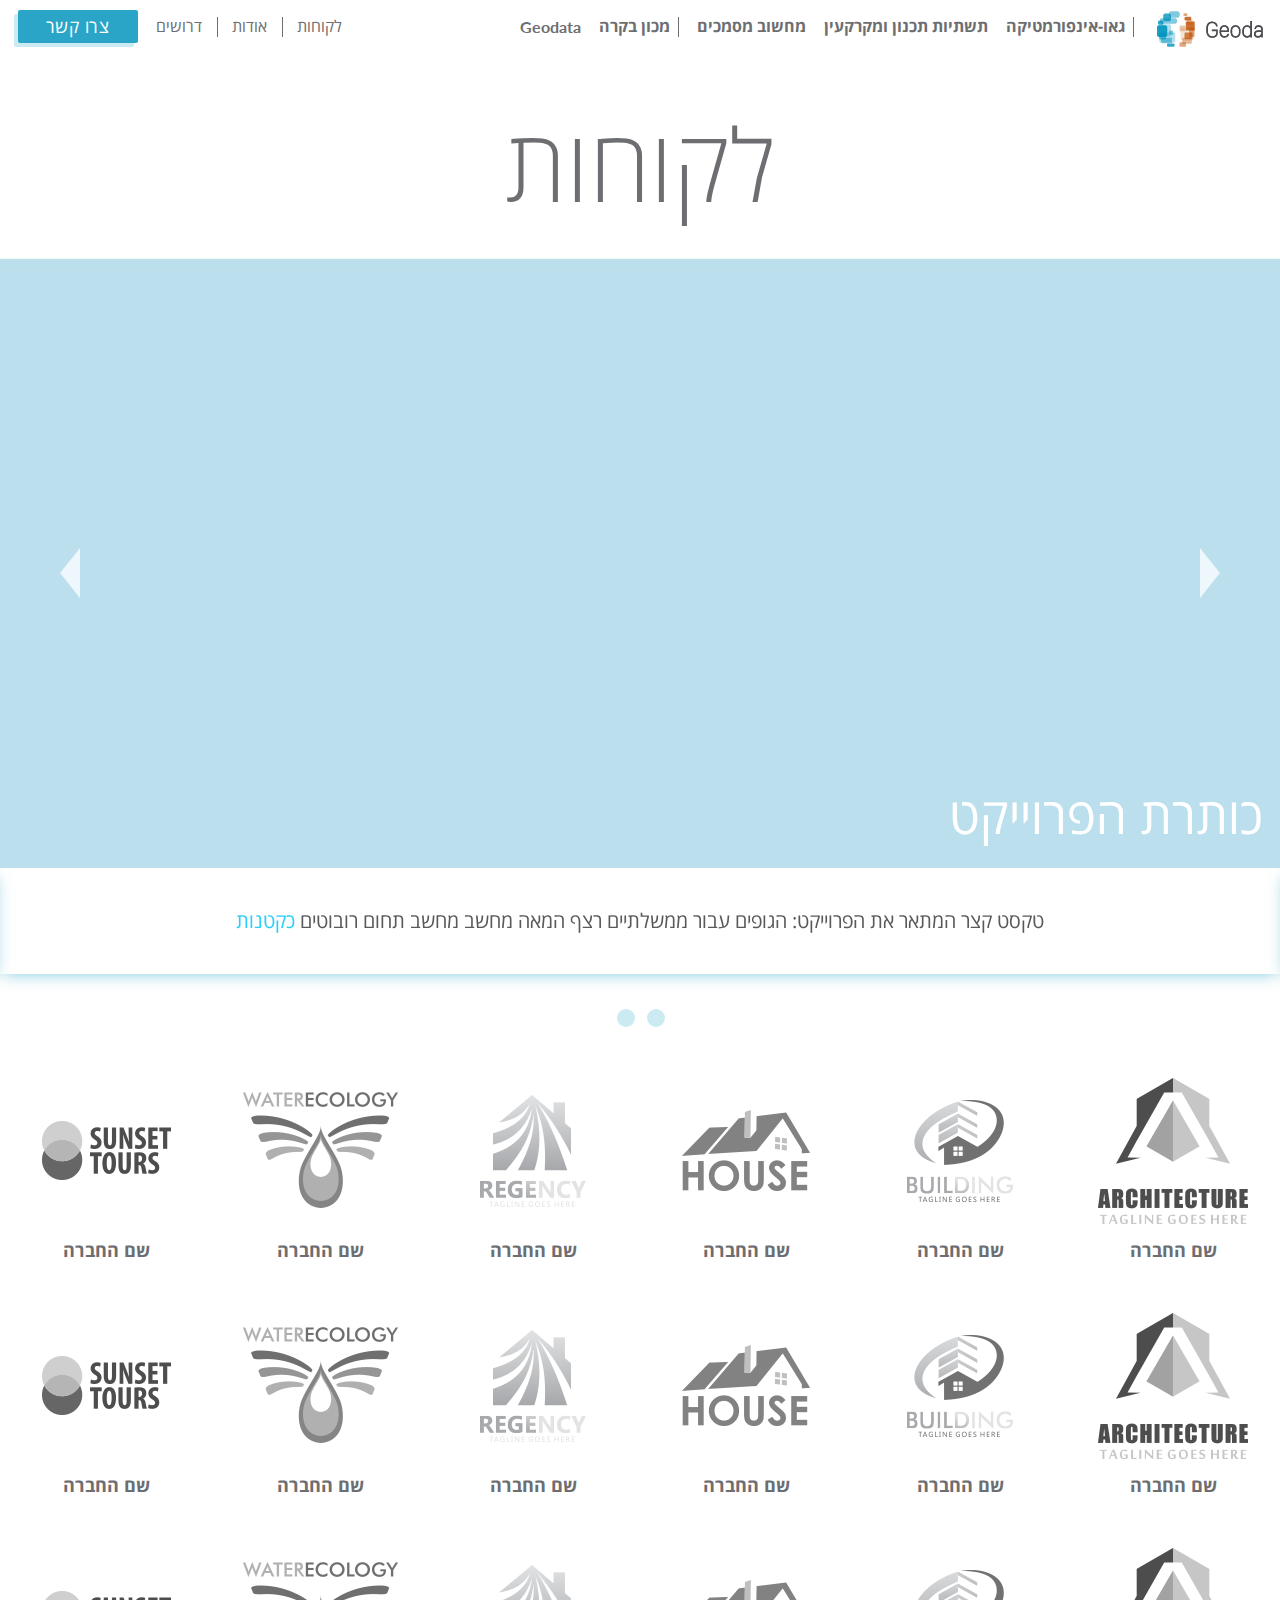
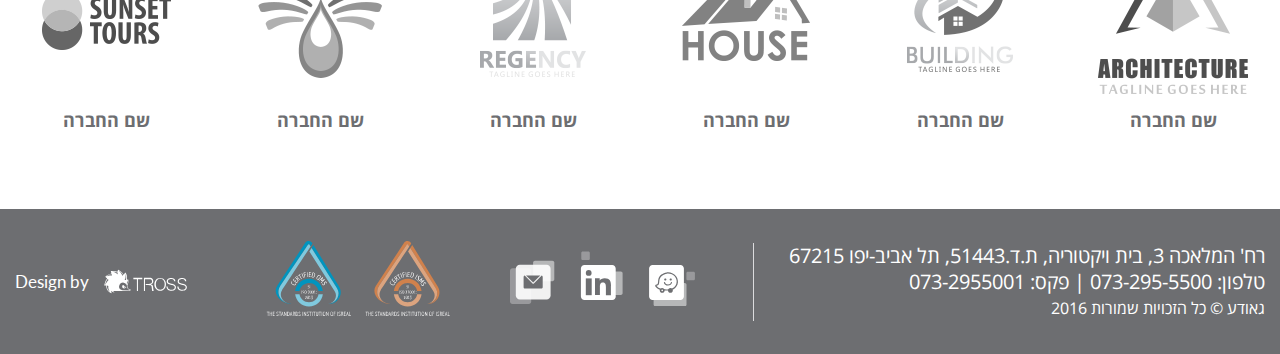
<file: clients.html>
<!DOCTYPE html>
<html lang="heb" dir="rtl">

<head>
    <meta charset="UTF-8">
    <link href="https://fonts.googleapis.com/css?family=Lato:400,700,900" rel="stylesheet">
    <link href="https://fonts.googleapis.com/icon?family=Material+Icons" rel="stylesheet">
    <meta name="viewport" content="width=device-width, initial-scale=1.0">
    <meta http-equiv="X-UA-Compatible" content="ie=edge">
    <link rel="stylesheet" href="all.css">
    <title>Clients</title>
</head>

<body>
    <header class="header -inner">
        <nav>
            <div class="container">
                <div class="nav-wrapper">
                    <a href="/" class="brand-logo hide-on-med-and-down">
                        <img src="images/logo-menu.png" alt="">
                    </a>
                    <a href="#" data-activates="mobile-demo" class="button-collapse"><i class="material-icons">menu</i></a>
                    <ul class="hide-on-med-and-down left bold -brd_rt">
                        <li><a href="javascript:void(0);">גאו-אינפורמטיקה</a></li>
                        <li><a href="javascript:void(0);">תשתיות תכנון ומקרקעין</a></li>
                        <li><a href="javascript:void(0);">מחשוב מסמכים</a></li>
                    </ul>
                    <ul class="hide-on-med-and-down left bold -brd_rt">
                        <li><a href="javascript:void(0);">מכון בקרה</a></li>
                        <li><a href="javascript:void(0);" class="font-custom">Geodata</a></li>
                    </ul>
                    <ul class="hide-on-med-and-down right -brd_all">
                        <li><a href="/clients.html">לקוחות</a></li>
                        <li><a href="/about.html">אודות</a></li>
                        <li><a href="/jobs.html">דרושים</a></li>
                        <li><a href="/contacts.html" class="waves-effect waves-light btn -primary">צרו קשר</a></li>
                    </ul>
                    <div class="logo_mobile">
                        <a href="/">
                            <img src="images/logo_mobile.png" alt="">
                        </a>
                    </div>
                    <div class="side-nav" id="mobile-demo">
                        <div class="side-nav_inner">
                            <ul class="-brd_bot">
                                <li><a href="javascript:void(0);">חטיבת גאו-אינפורמטיקה</a></li>
                                <li><a href="javascript:void(0);">חטיבת תשתיות תכנון ומקרקעין</a></li>
                                <li><a href="javascript:void(0);">חטיבת מחשוב מסמכים</a></li>
                            </ul>
                            <ul class="-brd_bot">
                                <li><a href="javascript:void(0);">מכון בקרה</a></li>
                                <li><a href="javascript:void(0);" class="font-custom">Geodata</a></li>
                            </ul>
                            <ul class="-brd_bot_each">
                                <li><a href="/clients.html">לקוחות</a></li>
                                <li><a href="/about.html">אודות</a></li>
                                <li><a href="/jobs.html">דרושים</a></li>
                            </ul>
                        </div>
                    </div>
                </div>

            </div>
        </nav>
    </header>
    <main class="main">
        <section class="section-carousel -clients">
            <div class="container-fluid">
                 <h1 class="clients-main_title">לקוחות</h1>  
                <div class="carousel-fullwidth">
                    <div class="item">
                        <div class="img-wrapper">
                            <div class="img-item" style="background-image: url(images/slider-cap.jpg);"></div>
                            <span class="caption">כותרת הפרוייקט</span>
                        </div>
                        <div class="img-description">
                            <span>טקסט קצר המתאר את הפרוייקט: הגופים עבור ממשלתיים רצף המאה מחשב מחשב תחום רובוטים</span>
                            <a href="#?"> כקטנות</a>
                        </div>
                    </div>
                    <div class="item">
                        <div class="img-wrapper">
                            <div class="img-item" style="background-image: url(images/slider-cap.jpg);"></div>
                            <span class="caption">כותרת הפרוייקט</span>
                        </div>
                        <div class="img-description">
                            <span>טקסט קצר המתאר את הפרוייקט: הגופים עבור ממשלתיים רצף המאה מחשב מחשב תחום רובוטים</span>
                            <a href="#?"> כקטנות</a>
                        </div>
                    </div>
                </div>
            </div>
        </section>
        <section class="clients">
            <div class="container">
                <div class="row">
                    <div class="col xl2 l3 m4 s6">
                        <div class="clients-item">
                            <div class="clients-img">
                                <img src="images/clients/client-architecture_tagline.png" alt="">
                            </div>
                            <span class="clients-title">שם החברה</span>
                        </div>
                    </div>
                    <div class="col xl2 l3 m4 s6">
                        <div class="clients-item">
                            <div class="clients-img">
                                <img src="images/clients/client-building_tagline.png" alt="">
                            </div>
                            <span class="clients-title">שם החברה</span>
                        </div>
                    </div>
                    <div class="col xl2 l3 m4 s6">
                        <div class="clients-item">
                            <div class="clients-img">
                                <img src="images/clients/client-house.png" alt="">
                            </div>
                            <span class="clients-title">שם החברה</span>
                        </div>
                    </div>
                    <div class="col xl2 l3 m4 s6">
                        <div class="clients-item">
                            <div class="clients-img">
                                <img src="images/clients/client-regency.png" alt="">
                            </div>
                            <span class="clients-title">שם החברה</span>
                        </div>
                    </div>
                    <div class="col xl2 l3 m4 s6">
                        <div class="clients-item">
                            <div class="clients-img">
                                <img src="images/clients/client-watere_cology.png" alt="">
                            </div>
                            <span class="clients-title">שם החברה</span>
                        </div>
                    </div>
                    <div class="col xl2 l3 m4 s6">
                        <div class="clients-item">
                            <div class="clients-img">
                                <img src="images/clients/client-sunset_tour.png" alt="">
                            </div>
                            <span class="clients-title">שם החברה</span>
                        </div>
                    </div>
                    <div class="col xl2 l3 m4 s6">
                        <div class="clients-item">
                            <div class="clients-img">
                                <img src="images/clients/client-architecture_tagline.png" alt="">
                            </div>
                            <span class="clients-title">שם החברה</span>
                        </div>
                    </div>
                    <div class="col xl2 l3 m4 s6">
                        <div class="clients-item">
                            <div class="clients-img">
                                <img src="images/clients/client-building_tagline.png" alt="">
                            </div>
                            <span class="clients-title">שם החברה</span>
                        </div>
                    </div>
                    <div class="col xl2 l3 m4 s6">
                        <div class="clients-item">
                            <div class="clients-img">
                                <img src="images/clients/client-house.png" alt="">
                            </div>
                            <span class="clients-title">שם החברה</span>
                        </div>
                    </div>
                    <div class="col xl2 l3 m4 s6">
                        <div class="clients-item">
                            <div class="clients-img">
                                <img src="images/clients/client-regency.png" alt="">
                            </div>
                            <span class="clients-title">שם החברה</span>
                        </div>
                    </div>
                    <div class="col xl2 l3 m4 s6">
                        <div class="clients-item">
                            <div class="clients-img">
                                <img src="images/clients/client-watere_cology.png" alt="">
                            </div>
                            <span class="clients-title">שם החברה</span>
                        </div>
                    </div>
                    <div class="col xl2 l3 m4 s6">
                        <div class="clients-item">
                            <div class="clients-img">
                                <img src="images/clients/client-sunset_tour.png" alt="">
                            </div>
                            <span class="clients-title">שם החברה</span>
                        </div>
                    </div>
                    <div class="col xl2 l3 m4 s6">
                        <div class="clients-item">
                            <div class="clients-img">
                                <img src="images/clients/client-architecture_tagline.png" alt="">
                            </div>
                            <span class="clients-title">שם החברה</span>
                        </div>
                    </div>
                    <div class="col xl2 l3 m4 s6">
                        <div class="clients-item">
                            <div class="clients-img">
                                <img src="images/clients/client-building_tagline.png" alt="">
                            </div>
                            <span class="clients-title">שם החברה</span>
                        </div>
                    </div>
                    <div class="col xl2 l3 m4 s6">
                        <div class="clients-item">
                            <div class="clients-img">
                                <img src="images/clients/client-house.png" alt="">
                            </div>
                            <span class="clients-title">שם החברה</span>
                        </div>
                    </div>
                    <div class="col xl2 l3 m4 s6">
                        <div class="clients-item">
                            <div class="clients-img">
                                <img src="images/clients/client-regency.png" alt="">
                            </div>
                            <span class="clients-title">שם החברה</span>
                        </div>
                    </div>
                    <div class="col xl2 l3 m4 s6">
                        <div class="clients-item">
                            <div class="clients-img">
                                <img src="images/clients/client-watere_cology.png" alt="">
                            </div>
                            <span class="clients-title">שם החברה</span>
                        </div>
                    </div>
                    <div class="col xl2 l3 m4 s6">
                        <div class="clients-item">
                            <div class="clients-img">
                                <img src="images/clients/client-sunset_tour.png" alt="">
                            </div>
                            <span class="clients-title">שם החברה</span>
                        </div>
                    </div>
                </div>
            </div>
        </section>
        <footer class="footer">
            <div class="container">
                <div class="footer-contacts">
                    <span>רח' המלאכה 3, בית ויקטוריה, ת.ד.51443, תל אביב-יפו 67215</span>
                    <span>טלפון: 073-295-5500 | פקס:  073-2955001</span>
                    <span class="footer-copyright">גאודע © כל הזכויות שמורות 2016</span>
                </div>
                <div class="social-list footer-social_list">
                    <li><a href="javascript:void(0);"><img src="images/ico-social.svg" alt=""></a></li>
                    <li><a href="javascript:void(0);"><img src="images/ico-linkedin.svg" alt=""></a></li>
                    <li><a href="javascript:void(0);"><img src="images/ico-mail.svg" alt=""></a></li>
                </div>
                <div class="footer-certificate">
                    <img src="images/logo-sertificate_orange.svg" alt="">
                    <img src="images/logo-sertificate_blue.svg" alt="">
                </div>
                <div class="footer-designed">
                    <img src="images/designed-by_logo.svg" alt="" class="footer-designed_logo">
                    <span class="footer-designed_name">Design by</span>
                </div>
            </div>
        </footer>
    </main>
    <script src="js/jquery/jquery-3.2.1.min.js"></script>
    <script src="js/materialize/materialize.min.js"></script>
    <script src="js/slick/slick.min.js"></script>
    <script src="js/main.js"></script>
</body>

</html>
</file>
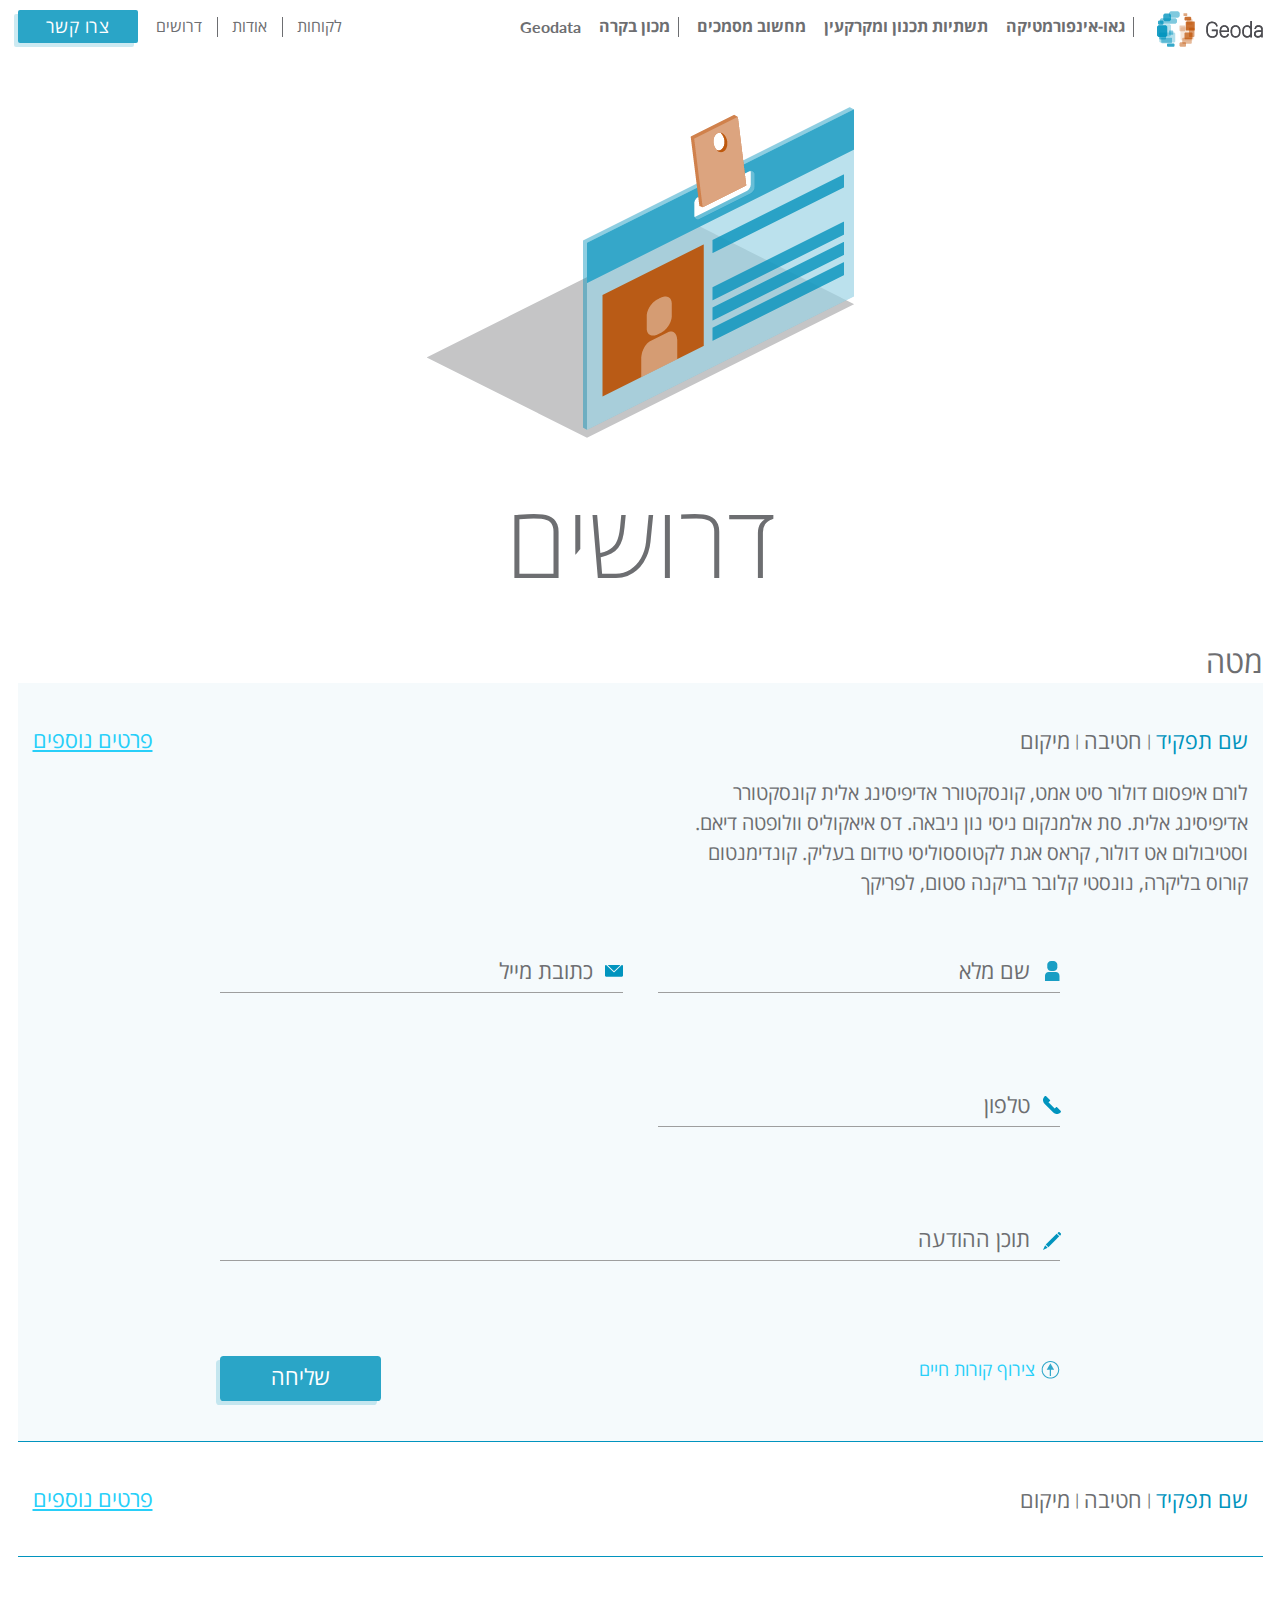
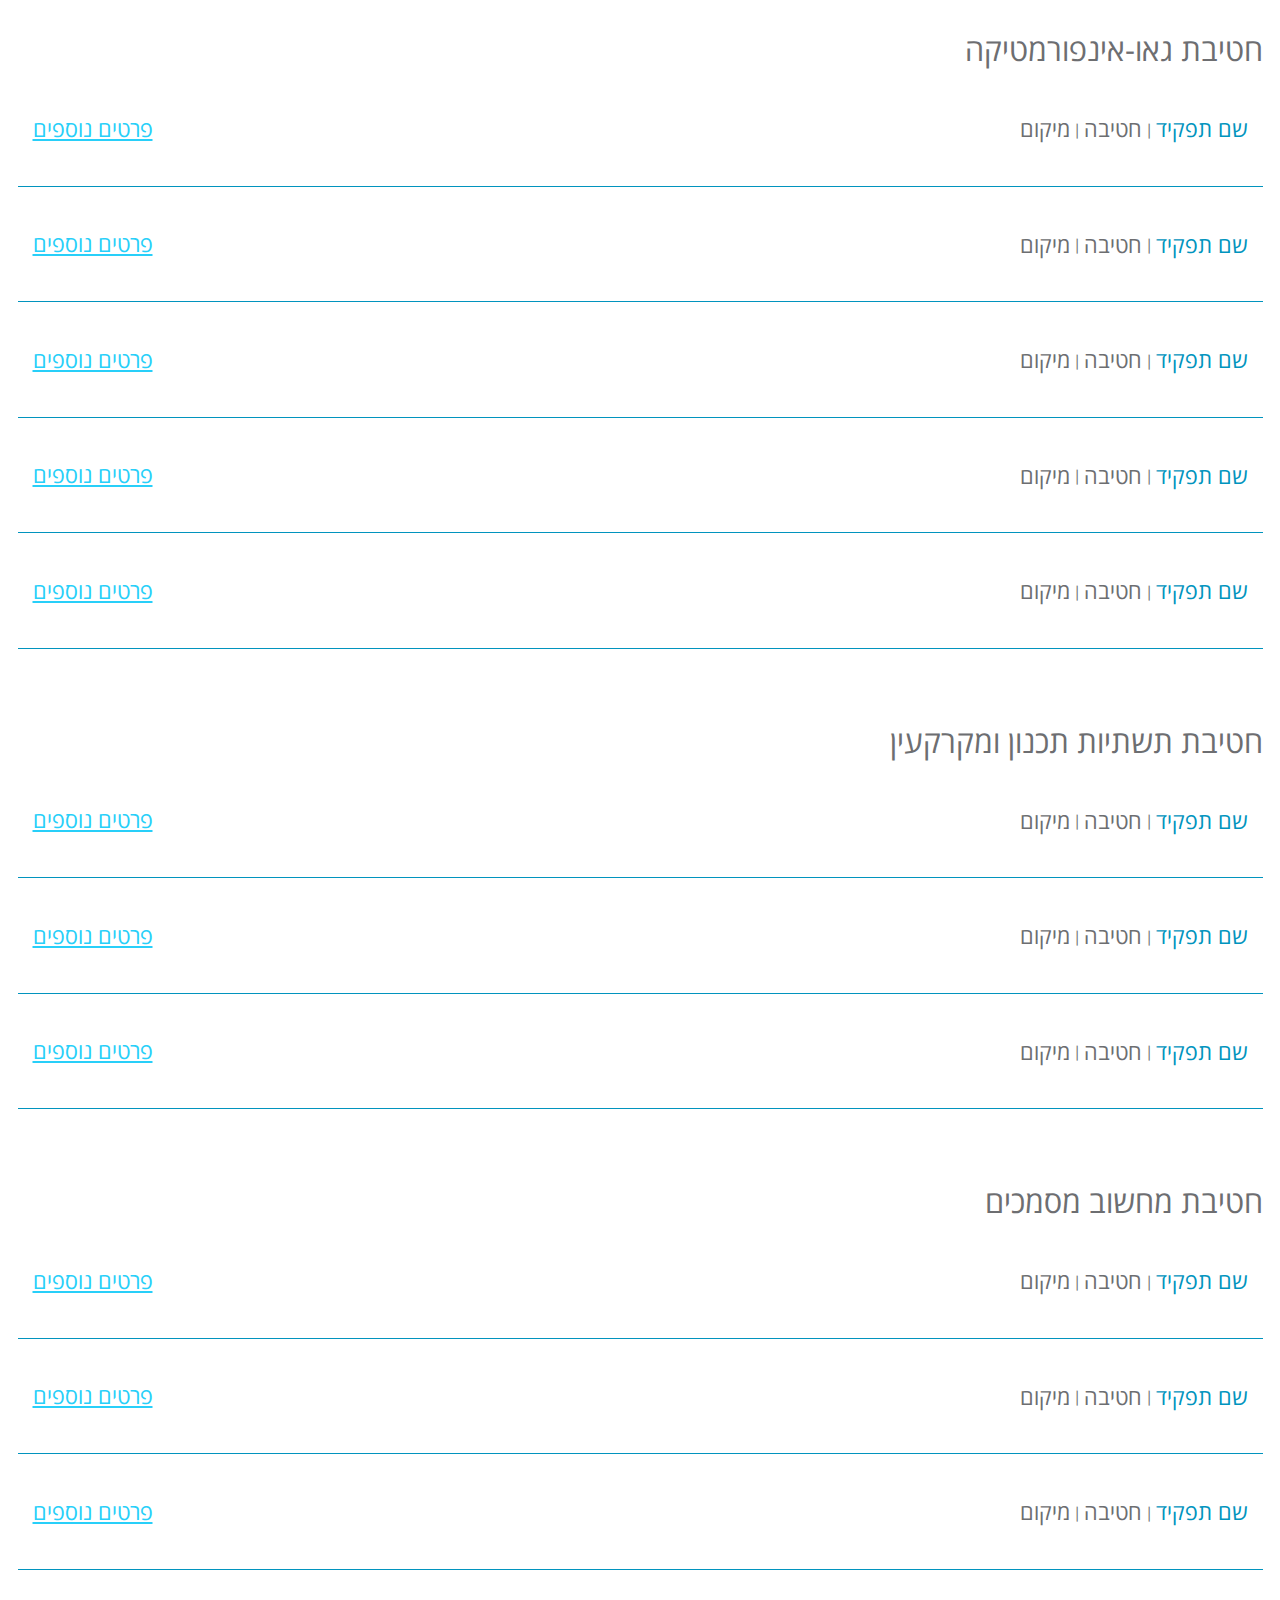
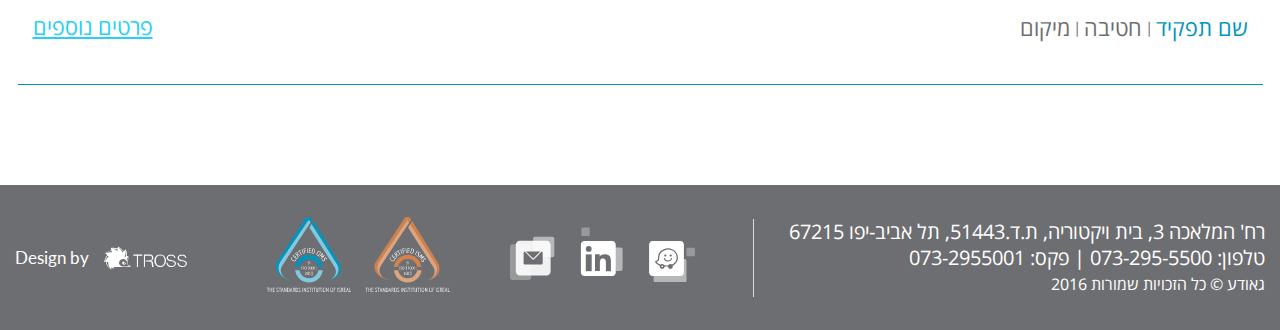
<file: jobs.html>
<!DOCTYPE html>
<html lang="heb" dir="rtl">

<head>
	<meta charset="UTF-8">
	<link href="https://fonts.googleapis.com/css?family=Lato:400,700,900" rel="stylesheet">
	<link href="https://fonts.googleapis.com/icon?family=Material+Icons" rel="stylesheet">
	<meta name="viewport" content="width=device-width, initial-scale=1.0">
	<meta http-equiv="X-UA-Compatible" content="ie=edge">
	<link rel="stylesheet" href="all.css">
	<title>Geoda</title>
</head>

<body>
	<header class="header -inner">
        <nav>
            <div class="container">
                <div class="nav-wrapper">
                    <a href="/" class="brand-logo hide-on-med-and-down">
                        <img src="images/logo-menu.png" alt="">
                    </a>
                    <a href="#" data-activates="mobile-demo" class="button-collapse"><i class="material-icons">menu</i></a>
                    <ul class="hide-on-med-and-down left bold -brd_rt">
                        <li><a href="javascript:void(0);">גאו-אינפורמטיקה</a></li>
                        <li><a href="javascript:void(0);">תשתיות תכנון ומקרקעין</a></li>
                        <li><a href="javascript:void(0);">מחשוב מסמכים</a></li>
                    </ul>
                    <ul class="hide-on-med-and-down left bold -brd_rt">
                        <li><a href="javascript:void(0);">מכון בקרה</a></li>
                        <li><a href="javascript:void(0);" class="font-custom">Geodata</a></li>
                    </ul>
                    <ul class="hide-on-med-and-down right -brd_all">
                        <li><a href="/clients.html">לקוחות</a></li>
                        <li><a href="/about.html">אודות</a></li>
                        <li><a href="/jobs.html">דרושים</a></li>
                        <li><a href="/contacts.html" class="waves-effect waves-light btn -primary">צרו קשר</a></li>
                    </ul>
                    <div class="logo_mobile">
                        <a href="/">
                            <img src="images/logo_mobile.png" alt="">
                        </a>
                    </div>
                    <div class="side-nav" id="mobile-demo">
                        <div class="side-nav_inner">
                            <ul class="-brd_bot">
                                <li><a href="javascript:void(0);">חטיבת גאו-אינפורמטיקה</a></li>
                                <li><a href="javascript:void(0);">חטיבת תשתיות תכנון ומקרקעין</a></li>
                                <li><a href="javascript:void(0);">חטיבת מחשוב מסמכים</a></li>
                            </ul>
                            <ul class="-brd_bot">
                                <li><a href="javascript:void(0);">מכון בקרה</a></li>
                                <li><a href="javascript:void(0);" class="font-custom">Geodata</a></li>
                            </ul>
                            <ul class="-brd_bot_each">
                                <li><a href="/clients.html">לקוחות</a></li>
                                <li><a href="/about.html">אודות</a></li>
                                <li><a href="/jobs.html">דרושים</a></li>
                            </ul>
                        </div>
                    </div>
                </div>

            </div>
        </nav>
    </header>
	<main class="main">
		<section class="center-align section-top -pp-indent-jobs">
			<div class="img-wrapper">
				<img src="images/jobs-illustration.png" alt="">
			</div>
			<h1>דרושים</h1>
		</section>
		<section class="section-jobs">
			<div class="container">
				<div class="jobs-item">
					<h2>מטה</h2>
					<ul class="collapsible accordion" data-collapsible="accordion">
						<li>
							<div class="collapsible-header flex sb aic active">
								<ul class="jobs-nav">
									<li class="-link_color"><a href="#?">שם תפקיד</a></li>
									<li><a href="#?">חטיבה</a></li>
									<li><a href="#?">מיקום</a></li>
								</ul>
								<a href="javsacript:void(0);" class="open">פרטים נוספים</a>
							</div>
							<div class="collapsible-body">
								<div class="description">
									<p>לורם איפסום דולור סיט אמט, קונסקטורר אדיפיסינג אלית קונסקטורר אדיפיסינג אלית. סת אלמנקום ניסי נון ניבאה. דס איאקוליס וולופטה דיאם. וסטיבולום אט דולור, קראס אגת לקטוססוליסי טידום בעליק. קונדימנטום קורוס בליקרה, נונסטי קלובר בריקנה סטום, לפריקך</p>
								</div>
								<form action="" class="form -icons">
									<div class="row">
										<div class="input-field col l6 s12">
											<input id="contact_fullname" type="text" class="validate">
											<label for="contact_fullname">שם מלא</label>
											<img src='images/ico-person.svg' alt="">
										</div>
										<div class="input-field col l6 s12">
											<input id="contact_email" type="email" class="validate">
											<label for="contact_email" data-error="שדה חסר">כתובת מייל</label>
											<img src="images/ico-mail_blue.svg" alt="">
										</div>
									</div>
									<div class="row">
										<div class="input-field col s12 l6 offset-m6">
											<input id="contact_phone" type="tel" class="validate">
											<label for="contact_phone">טלפון</label>
											<img src='images/ico-phone.svg' alt="">
										</div>
									</div>
									<div class="row -textarea">
										<div class="input-field col s12">
											<textarea id="contacts_text" class="materialize-textarea validate"></textarea>
											<label for="contacts_text">תוכן ההודעה</label>
											<img src='images/ico-pencil.svg' alt="">
										</div>
									</div>
									<div class="row">
										<div class="col l6 s12">
											<div class="file-upload-wrapper">
												<label for="file_upload_jobs-01">
													<input type="file" class="hide" id="file_upload_jobs-01">
													<span class="upload-text">צירוף קורות חיים</span>
												</label>
											</div>
										</div>
										<div class="col s12 l6 left-align -submit">
											<input type="submit" value="שליחה" class="waves-effect waves-light btn -primary btn-xl">
										</div>
									</div>
								</form>
							</div>
						</li>
						<li>
							<div class="collapsible-header flex sb aic">
								<ul class="jobs-nav">
									<li class="-link_color"><a href="#?">שם תפקיד</a></li>
									<li><a href="#?">חטיבה</a></li>
									<li><a href="#?">מיקום</a></li>
								</ul>
								<a href="javsacript:void(0);" class="open">פרטים נוספים</a>
							</div>
							<div class="collapsible-body">
								<div class="description">
									<p>לורם איפסום דולור סיט אמט, קונסקטורר אדיפיסינג אלית קונסקטורר אדיפיסינג אלית. סת אלמנקום ניסי נון ניבאה. דס איאקוליס וולופטה דיאם. וסטיבולום אט דולור, קראס אגת לקטוססוליסי טידום בעליק. קונדימנטום קורוס בליקרה, נונסטי קלובר בריקנה סטום, לפריקך</p>
									<a href="javascript:void(0);">הגשת מועמדות</a>
								</div>
								<form action="" class="form -icons">
									<div class="row">
										<div class="input-field col l6 s12">
											<input id="contact_fullname" type="text" class="validate">
											<label for="contact_fullname">שם מלא</label>
											<img src='images/ico-person.svg' alt="">
										</div>
										<div class="input-field col l6 s12">
											<input id="contact_email" type="email" class="validate">
											<label for="contact_email" data-error="שדה חסר">כתובת מייל</label>
											<img src="images/ico-mail_blue.svg" alt="">
										</div>
									</div>
									<div class="row">
										<div class="input-field col s12 l6 offset-m6">
											<input id="contact_phone" type="tel" class="validate">
											<label for="contact_phone">טלפון</label>
											<img src='images/ico-phone.svg' alt="">
										</div>
									</div>
									<div class="row -textarea">
										<div class="input-field col s12">
											<textarea id="contacts_text" class="materialize-textarea validate"></textarea>
											<label for="contacts_text">תוכן ההודעה</label>
											<img src='images/ico-pencil.svg' alt="">
										</div>
									</div>
									<div class="row">
										<div class="col l6 s12">
											<div class="file-upload-wrapper">
												<label for="file_upload_jobs-01">
													<input type="file" class="hide" id="file_upload_jobs-01">
													<span class="upload-text">צירוף קורות חיים</span>
												</label>
											</div>
										</div>
										<div class="col s12 l6 left-align -submit">
											<input type="submit" value="שליחה" class="waves-effect waves-light btn -primary btn-xl">
										</div>
									</div>
								</form>
							</div>
						</li>
					</ul>
				</div>
				<div class="jobs-item">
					<h2>חטיבת גאו-אינפורמטיקה</h2>
					<ul class="collapsible accordion" data-collapsible="accordion">
						<li>
							<div class="collapsible-header flex sb aic">
								<ul class="jobs-nav">
									<li class="-link_color"><a href="#?">שם תפקיד</a></li>
									<li><a href="#?">חטיבה</a></li>
									<li><a href="#?">מיקום</a></li>
								</ul>
								<a href="javsacript:void(0);" class="open">פרטים נוספים</a>
							</div>
							<div class="collapsible-body">
								<div class="description">
									<p>לורם איפסום דולור סיט אמט, קונסקטורר אדיפיסינג אלית קונסקטורר אדיפיסינג אלית. סת אלמנקום ניסי נון ניבאה. דס איאקוליס וולופטה דיאם. וסטיבולום אט דולור, קראס אגת לקטוססוליסי טידום בעליק. קונדימנטום קורוס בליקרה, נונסטי קלובר בריקנה סטום, לפריקך</p>
									<a href="javascript:void(0);">הגשת מועמדות</a>
								</div>
								<form action="" class="form -icons">
									<div class="row">
										<div class="input-field col l6 s12">
											<input id="contact_fullname" type="text" class="validate">
											<label for="contact_fullname">שם מלא</label>
											<img src='images/ico-person.svg' alt="">
										</div>
										<div class="input-field col l6 s12">
											<input id="contact_email" type="email" class="validate">
											<label for="contact_email" data-error="שדה חסר">כתובת מייל</label>
											<img src="images/ico-mail_blue.svg" alt="">
										</div>
									</div>
									<div class="row">
										<div class="input-field col s12 l6 offset-m6">
											<input id="contact_phone" type="tel" class="validate">
											<label for="contact_phone">טלפון</label>
											<img src='images/ico-phone.svg' alt="">
										</div>
									</div>
									<div class="row -textarea">
										<div class="input-field col s12">
											<textarea id="contacts_text" class="materialize-textarea validate"></textarea>
											<label for="contacts_text">תוכן ההודעה</label>
											<img src='images/ico-pencil.svg' alt="">
										</div>
									</div>
									<div class="row">
										<div class="col l6 s12">
											<div class="file-upload-wrapper">
												<label for="file_upload_jobs-01">
													<input type="file" class="hide" id="file_upload_jobs-01">
													<span class="upload-text">צירוף קורות חיים</span>
												</label>
											</div>
										</div>
										<div class="col s12 l6 left-align -submit">
											<input type="submit" value="שליחה" class="waves-effect waves-light btn -primary btn-xl">
										</div>
									</div>
								</form>
							</div>
						</li>
						<li>
							<div class="collapsible-header flex sb aic">
								<ul class="jobs-nav">
									<li class="-link_color"><a href="#?">שם תפקיד</a></li>
									<li><a href="#?">חטיבה</a></li>
									<li><a href="#?">מיקום</a></li>
								</ul>
								<a href="javsacript:void(0);" class="open">פרטים נוספים</a>
							</div>
							<div class="collapsible-body">
								<div class="description">
									<p>לורם איפסום דולור סיט אמט, קונסקטורר אדיפיסינג אלית קונסקטורר אדיפיסינג אלית. סת אלמנקום ניסי נון ניבאה. דס איאקוליס וולופטה דיאם. וסטיבולום אט דולור, קראס אגת לקטוססוליסי טידום בעליק. קונדימנטום קורוס בליקרה, נונסטי קלובר בריקנה סטום, לפריקך</p>
								</div>
								<form action="" class="form -icons">
									<div class="row">
										<div class="input-field col l6 s12">
											<input id="contact_fullname" type="text" class="validate">
											<label for="contact_fullname">שם מלא</label>
											<img src='images/ico-person.svg' alt="">
										</div>
										<div class="input-field col l6 s12">
											<input id="contact_email" type="email" class="validate">
											<label for="contact_email" data-error="שדה חסר">כתובת מייל</label>
											<img src="images/ico-mail_blue.svg" alt="">
										</div>
									</div>
									<div class="row">
										<div class="input-field col s12 l6 offset-m6">
											<input id="contact_phone" type="tel" class="validate">
											<label for="contact_phone">טלפון</label>
											<img src='images/ico-phone.svg' alt="">
										</div>
									</div>
									<div class="row -textarea">
										<div class="input-field col s12">
											<textarea id="contacts_text" class="materialize-textarea validate"></textarea>
											<label for="contacts_text">תוכן ההודעה</label>
											<img src='images/ico-pencil.svg' alt="">
										</div>
									</div>
									<div class="row">
										<div class="col l6 s12">
											<div class="file-upload-wrapper">
												<label for="file_upload_jobs-01">
													<input type="file" class="hide" id="file_upload_jobs-01">
													<span class="upload-text">צירוף קורות חיים</span>
												</label>
											</div>
										</div>
										<div class="col s12 l6 left-align -submit">
											<input type="submit" value="שליחה" class="waves-effect waves-light btn -primary btn-xl">
										</div>
									</div>
								</form>
							</div>
						</li>
						<li>
							<div class="collapsible-header flex sb aic">
								<ul class="jobs-nav">
									<li class="-link_color"><a href="#?">שם תפקיד</a></li>
									<li><a href="#?">חטיבה</a></li>
									<li><a href="#?">מיקום</a></li>
								</ul>
								<a href="javsacript:void(0);" class="open">פרטים נוספים</a>
							</div>
							<div class="collapsible-body">
								<div class="description">
									<p>לורם איפסום דולור סיט אמט, קונסקטורר אדיפיסינג אלית קונסקטורר אדיפיסינג אלית. סת אלמנקום ניסי נון ניבאה. דס איאקוליס וולופטה דיאם. וסטיבולום אט דולור, קראס אגת לקטוססוליסי טידום בעליק. קונדימנטום קורוס בליקרה, נונסטי קלובר בריקנה סטום, לפריקך</p>
									<a href="javascript:void(0);">הגשת מועמדות</a>
								</div>
								<form action="" class="form -icons">
									<div class="row">
										<div class="input-field col l6 s12">
											<input id="contact_fullname" type="text" class="validate">
											<label for="contact_fullname">שם מלא</label>
											<img src='images/ico-person.svg' alt="">
										</div>
										<div class="input-field col l6 s12">
											<input id="contact_email" type="email" class="validate">
											<label for="contact_email" data-error="שדה חסר">כתובת מייל</label>
											<img src="images/ico-mail_blue.svg" alt="">
										</div>
									</div>
									<div class="row">
										<div class="input-field col s12 l6 offset-m6">
											<input id="contact_phone" type="tel" class="validate">
											<label for="contact_phone">טלפון</label>
											<img src='images/ico-phone.svg' alt="">
										</div>
									</div>
									<div class="row -textarea">
										<div class="input-field col s12">
											<textarea id="contacts_text" class="materialize-textarea validate"></textarea>
											<label for="contacts_text">תוכן ההודעה</label>
											<img src='images/ico-pencil.svg' alt="">
										</div>
									</div>
									<div class="row">
										<div class="col l6 s12">
											<div class="file-upload-wrapper">
												<label for="file_upload_jobs-01">
													<input type="file" class="hide" id="file_upload_jobs-01">
													<span class="upload-text">צירוף קורות חיים</span>
												</label>
											</div>
										</div>
										<div class="col s12 l6 left-align -submit">
											<input type="submit" value="שליחה" class="waves-effect waves-light btn -primary btn-xl">
										</div>
									</div>
								</form>
							</div>
						</li>
						<li>
							<div class="collapsible-header flex sb aic">
								<ul class="jobs-nav">
									<li class="-link_color"><a href="#?">שם תפקיד</a></li>
									<li><a href="#?">חטיבה</a></li>
									<li><a href="#?">מיקום</a></li>
								</ul>
								<a href="javsacript:void(0);" class="open">פרטים נוספים</a>
							</div>
							<div class="collapsible-body">
								<div class="description">
									<p>לורם איפסום דולור סיט אמט, קונסקטורר אדיפיסינג אלית קונסקטורר אדיפיסינג אלית. סת אלמנקום ניסי נון ניבאה. דס איאקוליס וולופטה דיאם. וסטיבולום אט דולור, קראס אגת לקטוססוליסי טידום בעליק. קונדימנטום קורוס בליקרה, נונסטי קלובר בריקנה סטום, לפריקך</p>
								</div>
								<form action="" class="form -icons">
									<div class="row">
										<div class="input-field col l6 s12">
											<input id="contact_fullname" type="text" class="validate">
											<label for="contact_fullname">שם מלא</label>
											<img src='images/ico-person.svg' alt="">
										</div>
										<div class="input-field col l6 s12">
											<input id="contact_email" type="email" class="validate">
											<label for="contact_email" data-error="שדה חסר">כתובת מייל</label>
											<img src="images/ico-mail_blue.svg" alt="">
										</div>
									</div>
									<div class="row">
										<div class="input-field col s12 l6 offset-m6">
											<input id="contact_phone" type="tel" class="validate">
											<label for="contact_phone">טלפון</label>
											<img src='images/ico-phone.svg' alt="">
										</div>
									</div>
									<div class="row">
										<div class="input-field col s12">
											<textarea id="contacts_text" class="materialize-textarea validate"></textarea>
											<label for="contacts_text">תוכן ההודעה</label>
											<img src='images/ico-pencil.svg' alt="">
										</div>
									</div>
									<div class="row">
										<div class="col l6 s12">
											<div class="file-upload-wrapper">
												<label for="file_upload_jobs-01">
													<input type="file" class="hide" id="file_upload_jobs-01">
													<span class="upload-text">צירוף קורות חיים</span>
												</label>
											</div>
										</div>
										<div class="col s12 l6 left-align -submit">
											<input type="submit" value="שליחה" class="waves-effect waves-light btn -primary btn-xl">
										</div>
									</div>
								</form>
							</div>
						</li>
						<li>
							<div class="collapsible-header flex sb aic">
								<ul class="jobs-nav">
									<li class="-link_color"><a href="#?">שם תפקיד</a></li>
									<li><a href="#?">חטיבה</a></li>
									<li><a href="#?">מיקום</a></li>
								</ul>
								<a href="javsacript:void(0);" class="open">פרטים נוספים</a>
							</div>
							<div class="collapsible-body">
								<div class="description">
									<p>לורם איפסום דולור סיט אמט, קונסקטורר אדיפיסינג אלית קונסקטורר אדיפיסינג אלית. סת אלמנקום ניסי נון ניבאה. דס איאקוליס וולופטה דיאם. וסטיבולום אט דולור, קראס אגת לקטוססוליסי טידום בעליק. קונדימנטום קורוס בליקרה, נונסטי קלובר בריקנה סטום, לפריקך</p>
								</div>
								<form action="" class="form -icons">
									<div class="row">
										<div class="input-field col l6 s12">
											<input id="contact_fullname" type="text" class="validate">
											<label for="contact_fullname">שם מלא</label>
											<img src='images/ico-person.svg' alt="">
										</div>
										<div class="input-field col l6 s12">
											<input id="contact_email" type="email" class="validate">
											<label for="contact_email" data-error="שדה חסר">כתובת מייל</label>
											<img src="images/ico-mail_blue.svg" alt="">
										</div>
									</div>
									<div class="row">
										<div class="input-field col s12 l6 offset-m6">
											<input id="contact_phone" type="tel" class="validate">
											<label for="contact_phone">טלפון</label>
											<img src='images/ico-phone.svg' alt="">
										</div>
									</div>
									<div class="row">
										<div class="input-field col s12">
											<textarea id="contacts_text" class="materialize-textarea validate"></textarea>
											<label for="contacts_text">תוכן ההודעה</label>
											<img src='images/ico-pencil.svg' alt="">
										</div>
									</div>
									<div class="row">
										<div class="col l6 s12">
											<div class="file-upload-wrapper">
												<label for="file_upload_jobs-01">
													<input type="file" class="hide" id="file_upload_jobs-01">
													<span class="upload-text">צירוף קורות חיים</span>
												</label>
											</div>
										</div>
										<div class="col s12 l6 left-align -submit">
											<input type="submit" value="שליחה" class="waves-effect waves-light btn -primary btn-xl">
										</div>
									</div>
								</form>
							</div>
						</li>
					</ul>
				</div>
				<div class="jobs-item">
					<h2>חטיבת תשתיות תכנון ומקרקעין</h2>
					<ul class="collapsible accordion" data-collapsible="accordion">
						<li>
							<div class="collapsible-header flex sb aic">
								<ul class="jobs-nav">
									<li class="-link_color"><a href="#?">שם תפקיד</a></li>
									<li><a href="#?">חטיבה</a></li>
									<li><a href="#?">מיקום</a></li>
								</ul>
								<a href="javsacript:void(0);" class="open">פרטים נוספים</a>
							</div>
							<div class="collapsible-body">
								<div class="description">
									<p>לורם איפסום דולור סיט אמט, קונסקטורר אדיפיסינג אלית קונסקטורר אדיפיסינג אלית. סת אלמנקום ניסי נון ניבאה. דס איאקוליס וולופטה דיאם. וסטיבולום אט דולור, קראס אגת לקטוססוליסי טידום בעליק. קונדימנטום קורוס בליקרה, נונסטי קלובר בריקנה סטום, לפריקך</p>
								</div>
								<form action="" class="form -icons">
									<div class="row">
										<div class="input-field col l6 s12">
											<input id="contact_fullname" type="text" class="validate">
											<label for="contact_fullname">שם מלא</label>
											<img src='images/ico-person.svg' alt="">
										</div>
										<div class="input-field col l6 s12">
											<input id="contact_email" type="email" class="validate">
											<label for="contact_email" data-error="שדה חסר">כתובת מייל</label>
											<img src="images/ico-mail_blue.svg" alt="">
										</div>
									</div>
									<div class="row">
										<div class="input-field col s12 l6 offset-m6">
											<input id="contact_phone" type="tel" class="validate">
											<label for="contact_phone">טלפון</label>
											<img src='images/ico-phone.svg' alt="">
										</div>
									</div>
									<div class="row">
										<div class="input-field col s12">
											<textarea id="contacts_text" class="materialize-textarea validate"></textarea>
											<label for="contacts_text">תוכן ההודעה</label>
											<img src='images/ico-pencil.svg' alt="">
										</div>
									</div>
									<div class="row">
										<div class="col l6 s12">
											<div class="file-upload-wrapper">
												<label for="file_upload_jobs-01">
													<input type="file" class="hide" id="file_upload_jobs-01">
													<span class="upload-text">צירוף קורות חיים</span>
												</label>
											</div>
										</div>
										<div class="col s12 l6 left-align -submit">
											<input type="submit" value="שליחה" class="waves-effect waves-light btn -primary btn-xl">
										</div>
									</div>
								</form>
							</div>
						</li>
						<li>
							<div class="collapsible-header flex sb aic">
								<ul class="jobs-nav">
									<li class="-link_color"><a href="#?">שם תפקיד</a></li>
									<li><a href="#?">חטיבה</a></li>
									<li><a href="#?">מיקום</a></li>
								</ul>
								<a href="javsacript:void(0);" class="open">פרטים נוספים</a>
							</div>
							<div class="collapsible-body">
								<div class="description">
									<p>לורם איפסום דולור סיט אמט, קונסקטורר אדיפיסינג אלית קונסקטורר אדיפיסינג אלית. סת אלמנקום ניסי נון ניבאה. דס איאקוליס וולופטה דיאם. וסטיבולום אט דולור, קראס אגת לקטוססוליסי טידום בעליק. קונדימנטום קורוס בליקרה, נונסטי קלובר בריקנה סטום, לפריקך</p>
								</div>
								<form action="" class="form -icons">
									<div class="row">
										<div class="input-field col l6 s12">
											<input id="contact_fullname" type="text" class="validate">
											<label for="contact_fullname">שם מלא</label>
											<img src='images/ico-person.svg' alt="">
										</div>
										<div class="input-field col l6 s12">
											<input id="contact_email" type="email" class="validate">
											<label for="contact_email" data-error="שדה חסר">כתובת מייל</label>
											<img src="images/ico-mail_blue.svg" alt="">
										</div>
									</div>
									<div class="row">
										<div class="input-field col s12 l6 offset-m6">
											<input id="contact_phone" type="tel" class="validate">
											<label for="contact_phone">טלפון</label>
											<img src='images/ico-phone.svg' alt="">
										</div>
									</div>
									<div class="row">
										<div class="input-field col s12">
											<textarea id="contacts_text" class="materialize-textarea validate"></textarea>
											<label for="contacts_text">תוכן ההודעה</label>
											<img src='images/ico-pencil.svg' alt="">
										</div>
									</div>
									<div class="row">
										<div class="col l6 s12">
											<div class="file-upload-wrapper">
												<label for="file_upload_jobs-01">
													<input type="file" class="hide" id="file_upload_jobs-01">
													<span class="upload-text">צירוף קורות חיים</span>
												</label>
											</div>
										</div>
										<div class="col s12 l6 left-align -submit">
											<input type="submit" value="שליחה" class="waves-effect waves-light btn -primary btn-xl">
										</div>
									</div>
								</form>
							</div>
						</li>
						<li>
							<div class="collapsible-header flex sb aic">
								<ul class="jobs-nav">
									<li class="-link_color"><a href="#?">שם תפקיד</a></li>
									<li><a href="#?">חטיבה</a></li>
									<li><a href="#?">מיקום</a></li>
								</ul>
								<a href="javsacript:void(0);" class="open">פרטים נוספים</a>
							</div>
							<div class="collapsible-body">
								<div class="description">
									<p>לורם איפסום דולור סיט אמט, קונסקטורר אדיפיסינג אלית קונסקטורר אדיפיסינג אלית. סת אלמנקום ניסי נון ניבאה. דס איאקוליס וולופטה דיאם. וסטיבולום אט דולור, קראס אגת לקטוססוליסי טידום בעליק. קונדימנטום קורוס בליקרה, נונסטי קלובר בריקנה סטום, לפריקך</p>
								</div>
								<form action="" class="form -icons">
									<div class="row">
										<div class="input-field col l6 s12">
											<input id="contact_fullname" type="text" class="validate">
											<label for="contact_fullname">שם מלא</label>
											<img src='images/ico-person.svg' alt="">
										</div>
										<div class="input-field col l6 s12">
											<input id="contact_email" type="email" class="validate">
											<label for="contact_email" data-error="שדה חסר">כתובת מייל</label>
											<img src="images/ico-mail_blue.svg" alt="">
										</div>
									</div>
									<div class="row">
										<div class="input-field col s12 l6 offset-m6">
											<input id="contact_phone" type="tel" class="validate">
											<label for="contact_phone">טלפון</label>
											<img src='images/ico-phone.svg' alt="">
										</div>
									</div>
									<div class="row">
										<div class="input-field col s12">
											<textarea id="contacts_text" class="materialize-textarea validate"></textarea>
											<label for="contacts_text">תוכן ההודעה</label>
											<img src='images/ico-pencil.svg' alt="">
										</div>
									</div>
									<div class="row">
										<div class="col l6 s12">
											<div class="file-upload-wrapper">
												<label for="file_upload_jobs-01">
													<input type="file" class="hide" id="file_upload_jobs-01">
													<span class="upload-text">צירוף קורות חיים</span>
												</label>
											</div>
										</div>
										<div class="col s12 l6 left-align -submit">
											<input type="submit" value="שליחה" class="waves-effect waves-light btn -primary btn-xl">
										</div>
									</div>
								</form>
							</div>
						</li>
					</ul>
				</div>
				<div class="jobs-item">
					<h2>חטיבת מחשוב מסמכים</h2>
					<ul class="collapsible accordion" data-collapsible="accordion">
						<li>
							<div class="collapsible-header flex sb aic">
								<ul class="jobs-nav">
									<li class="-link_color"><a href="#?">שם תפקיד</a></li>
									<li><a href="#?">חטיבה</a></li>
									<li><a href="#?">מיקום</a></li>
								</ul>
								<a href="javsacript:void(0);" class="open">פרטים נוספים</a>
							</div>
							<div class="collapsible-body">
								<div class="description">
									<p>לורם איפסום דולור סיט אמט, קונסקטורר אדיפיסינג אלית קונסקטורר אדיפיסינג אלית. סת אלמנקום ניסי נון ניבאה. דס איאקוליס וולופטה דיאם. וסטיבולום אט דולור, קראס אגת לקטוססוליסי טידום בעליק. קונדימנטום קורוס בליקרה, נונסטי קלובר בריקנה סטום, לפריקך</p>
								</div>
								<form action="" class="form -icons">
									<div class="row">
										<div class="input-field col l6 s12">
											<input id="contact_fullname" type="text" class="validate">
											<label for="contact_fullname">שם מלא</label>
											<img src='images/ico-person.svg' alt="">
										</div>
										<div class="input-field col l6 s12">
											<input id="contact_email" type="email" class="validate">
											<label for="contact_email" data-error="שדה חסר">כתובת מייל</label>
											<img src="images/ico-mail_blue.svg" alt="">
										</div>
									</div>
									<div class="row">
										<div class="input-field col s12 l6 offset-m6">
											<input id="contact_phone" type="tel" class="validate">
											<label for="contact_phone">טלפון</label>
											<img src='images/ico-phone.svg' alt="">
										</div>
									</div>
									<div class="row">
										<div class="input-field col s12">
											<textarea id="contacts_text" class="materialize-textarea validate"></textarea>
											<label for="contacts_text">תוכן ההודעה</label>
											<img src='images/ico-pencil.svg' alt="">
										</div>
									</div>
									<div class="row">
										<div class="col l6 s12">
											<div class="file-upload-wrapper">
												<label for="file_upload_jobs-01">
													<input type="file" class="hide" id="file_upload_jobs-01">
													<span class="upload-text">צירוף קורות חיים</span>
												</label>
											</div>
										</div>
										<div class="col s12 l6 left-align -submit">
											<input type="submit" value="שליחה" class="waves-effect waves-light btn -primary btn-xl">
										</div>
									</div>
								</form>
							</div>
						</li>
						<li>
							<div class="collapsible-header flex sb aic">
								<ul class="jobs-nav">
									<li class="-link_color"><a href="#?">שם תפקיד</a></li>
									<li><a href="#?">חטיבה</a></li>
									<li><a href="#?">מיקום</a></li>
								</ul>
								<a href="javsacript:void(0);" class="open">פרטים נוספים</a>
							</div>
							<div class="collapsible-body">
								<div class="description">
									<p>לורם איפסום דולור סיט אמט, קונסקטורר אדיפיסינג אלית קונסקטורר אדיפיסינג אלית. סת אלמנקום ניסי נון ניבאה. דס איאקוליס וולופטה דיאם. וסטיבולום אט דולור, קראס אגת לקטוססוליסי טידום בעליק. קונדימנטום קורוס בליקרה, נונסטי קלובר בריקנה סטום, לפריקך</p>
								</div>
								<form action="" class="form -icons">
									<div class="row">
										<div class="input-field col l6 s12">
											<input id="contact_fullname" type="text" class="validate">
											<label for="contact_fullname">שם מלא</label>
											<img src='images/ico-person.svg' alt="">
										</div>
										<div class="input-field col l6 s12">
											<input id="contact_email" type="email" class="validate">
											<label for="contact_email" data-error="שדה חסר">כתובת מייל</label>
											<img src="images/ico-mail_blue.svg" alt="">
										</div>
									</div>
									<div class="row">
										<div class="input-field col s12 l6 offset-m6">
											<input id="contact_phone" type="tel" class="validate">
											<label for="contact_phone">טלפון</label>
											<img src='images/ico-phone.svg' alt="">
										</div>
									</div>
									<div class="row">
										<div class="input-field col s12">
											<textarea id="contacts_text" class="materialize-textarea validate"></textarea>
											<label for="contacts_text">תוכן ההודעה</label>
											<img src='images/ico-pencil.svg' alt="">
										</div>
									</div>
									<div class="row">
										<div class="col l6 s12">
											<div class="file-upload-wrapper">
												<label for="file_upload_jobs-01">
													<input type="file" class="hide" id="file_upload_jobs-01">
													<span class="upload-text">צירוף קורות חיים</span>
												</label>
											</div>
										</div>
										<div class="col s12 l6 left-align -submit">
											<input type="submit" value="שליחה" class="waves-effect waves-light btn -primary btn-xl">
										</div>
									</div>
								</form>
							</div>
						</li>
						<li>
							<div class="collapsible-header flex sb aic">
								<ul class="jobs-nav">
									<li class="-link_color"><a href="#?">שם תפקיד</a></li>
									<li><a href="#?">חטיבה</a></li>
									<li><a href="#?">מיקום</a></li>
								</ul>
								<a href="javsacript:void(0);" class="open">פרטים נוספים</a>
							</div>
							<div class="collapsible-body">
								<div class="description">
									<p>לורם איפסום דולור סיט אמט, קונסקטורר אדיפיסינג אלית קונסקטורר אדיפיסינג אלית. סת אלמנקום ניסי נון ניבאה. דס איאקוליס וולופטה דיאם. וסטיבולום אט דולור, קראס אגת לקטוססוליסי טידום בעליק. קונדימנטום קורוס בליקרה, נונסטי קלובר בריקנה סטום, לפריקך</p>
								</div>
								<form action="" class="form -icons">
									<div class="row">
										<div class="input-field col l6 s12">
											<input id="contact_fullname" type="text" class="validate">
											<label for="contact_fullname">שם מלא</label>
											<img src='images/ico-person.svg' alt="">
										</div>
										<div class="input-field col l6 s12">
											<input id="contact_email" type="email" class="validate">
											<label for="contact_email" data-error="שדה חסר">כתובת מייל</label>
											<img src="images/ico-mail_blue.svg" alt="">
										</div>
									</div>
									<div class="row">
										<div class="input-field col s12 l6 offset-m6">
											<input id="contact_phone" type="tel" class="validate">
											<label for="contact_phone">טלפון</label>
											<img src='images/ico-phone.svg' alt="">
										</div>
									</div>
									<div class="row">
										<div class="input-field col s12">
											<textarea id="contacts_text" class="materialize-textarea validate"></textarea>
											<label for="contacts_text">תוכן ההודעה</label>
											<img src='images/ico-pencil.svg' alt="">
										</div>
									</div>
									<div class="row">
										<div class="col l6 s12">
											<div class="file-upload-wrapper">
												<label for="file_upload_jobs-01">
													<input type="file" class="hide" id="file_upload_jobs-01">
													<span class="upload-text">צירוף קורות חיים</span>
												</label>
											</div>
										</div>
										<div class="col s12 l6 left-align -submit">
											<input type="submit" value="שליחה" class="waves-effect waves-light btn -primary btn-xl">
										</div>
									</div>
								</form>
							</div>
						</li>
						<li>
							<div class="collapsible-header flex sb aic">
								<ul class="jobs-nav">
									<li class="-link_color"><a href="#?">שם תפקיד</a></li>
									<li><a href="#?">חטיבה</a></li>
									<li><a href="#?">מיקום</a></li>
								</ul>
								<a href="javsacript:void(0);" class="open">פרטים נוספים</a>
							</div>
							<div class="collapsible-body">
								<div class="description">
									<p>לורם איפסום דולור סיט אמט, קונסקטורר אדיפיסינג אלית קונסקטורר אדיפיסינג אלית. סת אלמנקום ניסי נון ניבאה. דס איאקוליס וולופטה דיאם. וסטיבולום אט דולור, קראס אגת לקטוססוליסי טידום בעליק. קונדימנטום קורוס בליקרה, נונסטי קלובר בריקנה סטום, לפריקך</p>
								</div>
								<form action="" class="form -icons">
									<div class="row">
										<div class="input-field col l6 s12">
											<input id="contact_fullname" type="text" class="validate">
											<label for="contact_fullname">שם מלא</label>
											<img src='images/ico-person.svg' alt="">
										</div>
										<div class="input-field col l6 s12">
											<input id="contact_email" type="email" class="validate">
											<label for="contact_email" data-error="שדה חסר">כתובת מייל</label>
											<img src="images/ico-mail_blue.svg" alt="">
										</div>
									</div>
									<div class="row">
										<div class="input-field col s12 l6 offset-m6">
											<input id="contact_phone" type="tel" class="validate">
											<label for="contact_phone">טלפון</label>
											<img src='images/ico-phone.svg' alt="">
										</div>
									</div>
									<div class="row">
										<div class="input-field col s12">
											<textarea id="contacts_text" class="materialize-textarea validate"></textarea>
											<label for="contacts_text">תוכן ההודעה</label>
											<img src='images/ico-pencil.svg' alt="">
										</div>
									</div>
									<div class="row">
										<div class="col l6 s12">
											<div class="file-upload-wrapper">
												<label for="file_upload_jobs-01">
													<input type="file" class="hide" id="file_upload_jobs-01">
													<span class="upload-text">צירוף קורות חיים</span>
												</label>
											</div>
										</div>
										<div class="col s12 l6 left-align -submit">
											<input type="submit" value="שליחה" class="waves-effect waves-light btn -primary btn-xl">
										</div>
									</div>
								</form>
							</div>
						</li>
					</ul>
				</div>
			</div>
		</section>
	</main>
	<footer class="footer">
		<div class="container">
			<div class="footer-contacts">
				<span>רח' המלאכה 3, בית ויקטוריה, ת.ד.51443, תל אביב-יפו 67215</span>
				<span>טלפון: 073-295-5500 | פקס:  073-2955001</span>
				<span class="footer-copyright">גאודע © כל הזכויות שמורות 2016</span>
			</div>
			<div class="social-list footer-social_list">
				<li><a href="javascript:void(0);"><img src="images/ico-social.svg" alt=""></a></li>
				<li><a href="javascript:void(0);"><img src="images/ico-linkedin.svg" alt=""></a></li>
				<li><a href="javascript:void(0);"><img src="images/ico-mail.svg" alt=""></a></li>
			</div>
			<div class="footer-certificate">
				<img src="images/logo-sertificate_orange.svg" alt="">
				<img src="images/logo-sertificate_blue.svg" alt="">
			</div>
			<div class="footer-designed">
				<img src="images/designed-by_logo.svg" alt="" class="footer-designed_logo">
				<span class="footer-designed_name">Design by</span>
			</div>
		</div>
	</footer>
	<script src="js/jquery/jquery-3.2.1.min.js"></script>
	<script src="js/materialize/materialize.min.js"></script>
	<script src="js/slick/slick.min.js"></script>
	<script src="js/main.js"></script>
</body>

</html>
</file>
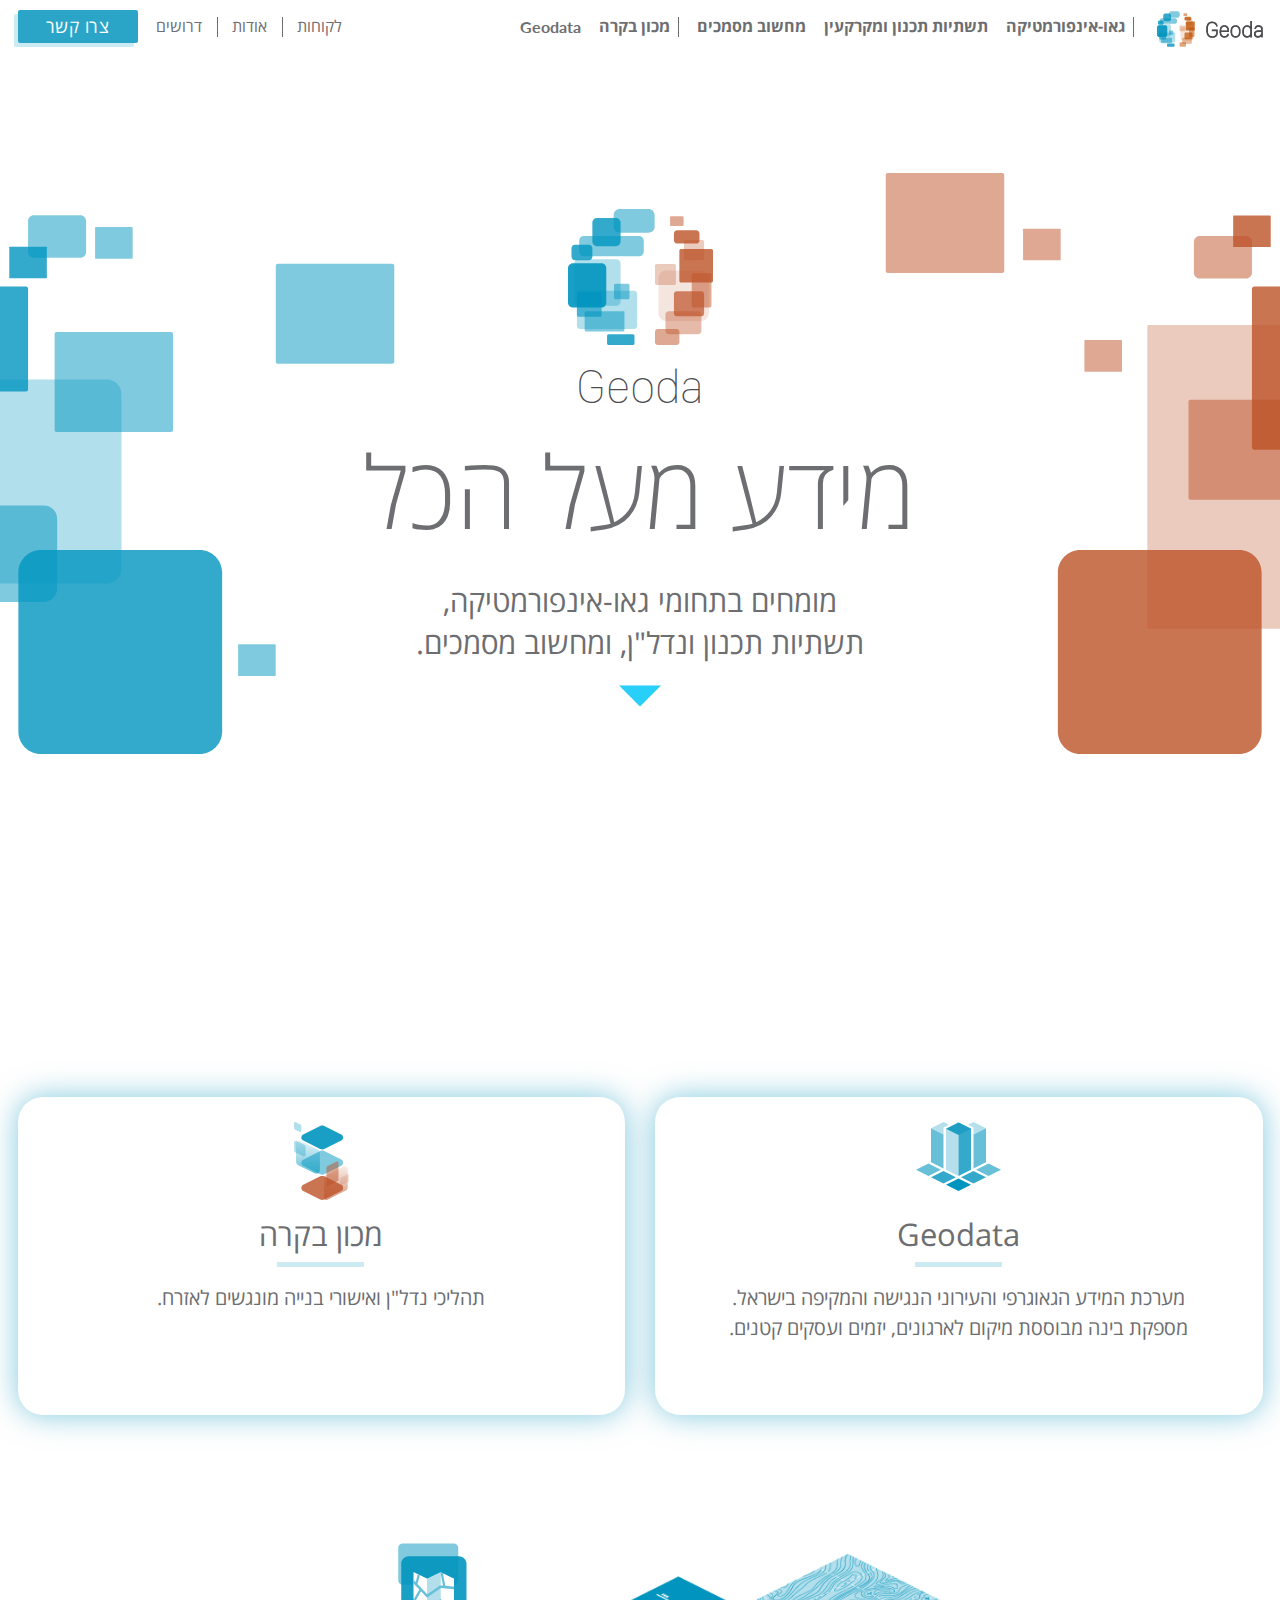
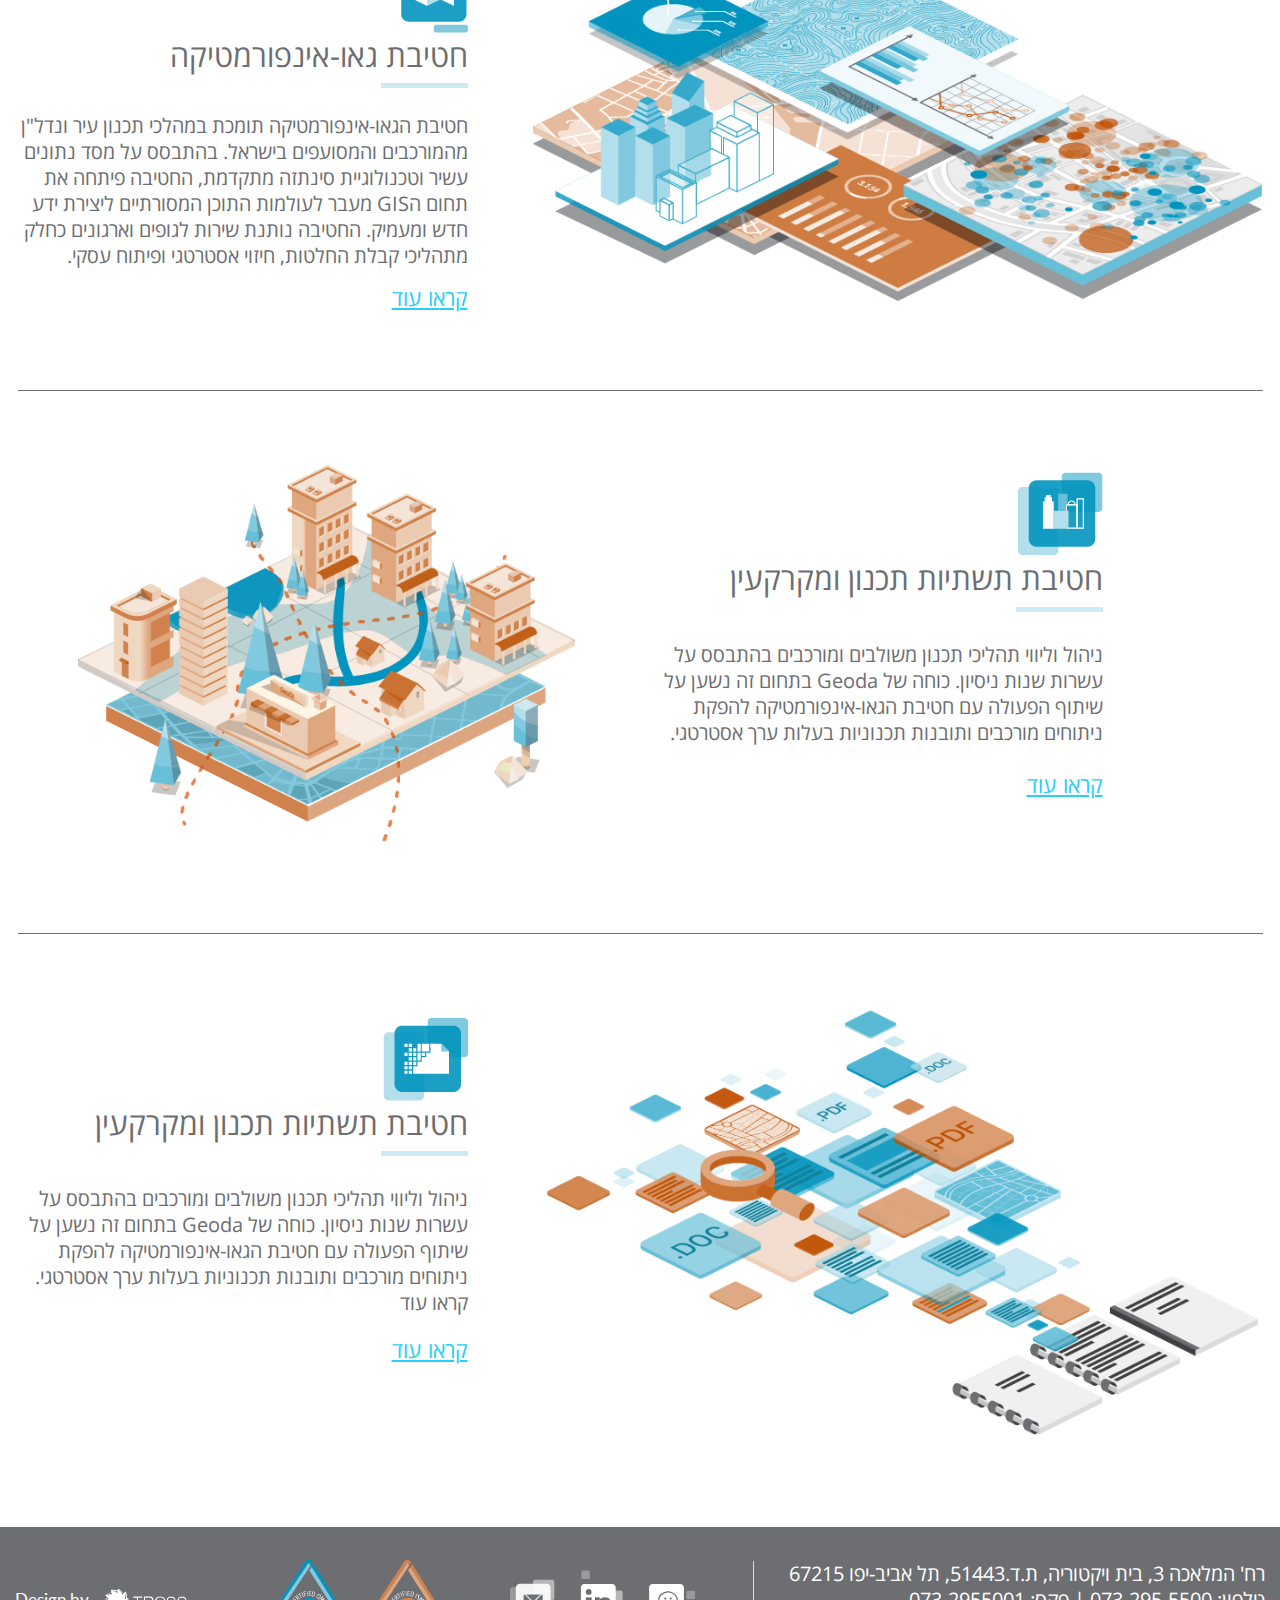
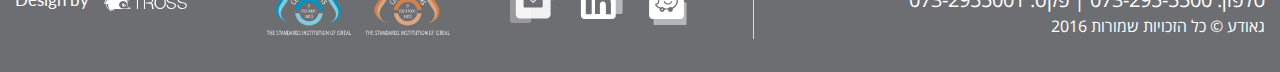
<file: main-contant.html>
<!DOCTYPE html>
<html lang="heb" dir="rtl">
<head>
	<meta charset="UTF-8">
	<link href="https://fonts.googleapis.com/css?family=Lato:400,700,900" rel="stylesheet">
	<link href="https://fonts.googleapis.com/icon?family=Material+Icons" rel="stylesheet">
	<meta name="viewport" content="width=device-width, initial-scale=1.0">
	<meta http-equiv="X-UA-Compatible" content="ie=edge">
	<link rel="stylesheet" href="all.css">
	<title>Geoda</title>
</head>
<body>
	<header class="header">
		<nav>
			<div class="container">
				<div class="nav-wrapper">
					<a href="/" class="brand-logo hide-on-med-and-down">
						<img src="images/logo-menu.png" alt="">
					</a>
					<a href="#" data-activates="mobile-demo" class="button-collapse"><i class="material-icons">menu</i></a>
					<ul class="hide-on-med-and-down left bold -brd_rt">
						<li><a href="javascript:void(0);">גאו-אינפורמטיקה</a></li>
						<li><a href="javascript:void(0);">תשתיות תכנון ומקרקעין</a></li>
						<li><a href="javascript:void(0);">מחשוב מסמכים</a></li>
					</ul>
					<ul class="hide-on-med-and-down left bold -brd_rt">
						<li><a href="javascript:void(0);">מכון בקרה</a></li>
						<li><a href="javascript:void(0);" class="font-custom">Geodata</a></li>
					</ul>
					<ul class="hide-on-med-and-down right -brd_all">
						<li><a href="/clients.html">לקוחות</a></li>
						<li><a href="/about.html">אודות</a></li>
						<li><a href="/jobs.html">דרושים</a></li>
						<li><a href="/contacts.html" class="waves-effect waves-light btn -primary">צרו קשר</a></li>
					</ul>
					<ul class="side-nav" id="mobile-demo">
						<li><a href="javascript:void(0);">גאו-אינפורמטיקה</a></li>
						<li><a href="javascript:void(0);">תשתיות תכנון ומקרקעין</a></li>
						<li><a href="javascript:void(0);">מחשוב מסמכים</a></li>
						<li><a href="javascript:void(0);">מכון בקרה</a></li>
						<li><a href="javascript:void(0);" class="font-custom">Geodata</a></li>
						<li><a href="javascript:void(0);">לקוחות</a></li>
						<li><a href="javascript:void(0);">אודות</a></li>
						<li><a href="javascript:void(0);">דרושים</a></li>
					</ul>
				</div>

			</div>
		</nav>
	</header>
	<main class="main">
		<section class="section-top-home bg-img01">
			<div class="container">
				<div class="flex aic c fdc">
					<div class="logo-wrapper center-align">
						<a href="#?" class="logo">
							<img src="images/logo.svg" alt="">
							<span class="logo-text">Geoda</span>
						</a>
					</div>
					<h1>מידע מעל הכל</h1>
					<p class="subtitle">מומחים בתחומי גאו-אינפורמטיקה, תשתיות תכנון ונדל"ן, ומחשוב מסמכים.</p>
					<div class="arrow-down-wrapper ccenter-align">
						<a href="#?" id="js_scroll_card">
							<i class="material-icons">arrow_drop_down</i>
						</a>
					</div>
				</div>
			</div>
		</section>
		<section class="section-home-card">
			<div class="container flex">
				<div class="card-home center-align shadowed -mr0">
					<div class="icon-wrapper">
						<img src="images/img-simple-01.svg" alt="">
					</div>
					<h2 class="lined -center">Geodata</h2>
					<p class="caption">מערכת המידע הגאוגרפי והעירוני הנגישה והמקיפה בישראל. מספקת בינה מבוססת מיקום לארגונים, יזמים ועסקים קטנים.</p>
				</div>
				<div class="card-home center-align shadowed -ml0">
					<div class="icon-wrapper">
						<img src="images/img-simple-02.svg" alt="">
					</div>
					<h2 class="lined -center">מכון בקרה</h2>
					<p class="caption">תהליכי נדל"ן ואישורי בנייה מונגשים לאזרח.</p>
				</div>
			</div>
		</section>
		<section class="section-home-categories -contant">
			<div class="container -wide">
				<div class="home-category flex aife bordered -bot -pp-indent-01">
					<div class="img-wrapper">
						<img src="images/category-home-img-01.png" alt="">
					</div>
					<div class="content-wrapper">
						<div class="content-header">
							<div class="icon-wrapper">
								<img src="images/category-home-icon-01.png" alt="">
							</div>
							<h2 class="lined">חטיבת גאו-אינפורמטיקה</h2>
						</div>
						<div class="content-body">
							<p>חטיבת הגאו-אינפורמטיקה תומכת במהלכי תכנון עיר ונדל"ן מהמורכבים והמסועפים בישראל. בהתבסס על מסד נתונים עשיר וטכנולוגיית סינתזה מתקדמת, החטיבה פיתחה את תחום הGIS מעבר לעולמות התוכן המסורתיים ליצירת ידע חדש ומעמיק. החטיבה נותנת שירות לגופים וארגונים כחלק מתהליכי קבלת החלטות, חיזוי אסטרטגי ופיתוח עסקי.</p>
							<a href="javascript:void(0);" class="link">קראו עוד</a>
						</div>
					</div>
				</div>
				<div class="home-category flex aife -r bordered -bot -pp-indent-02">
					<div class="content-wrapper">
						<div class="content-header">
							<div class="icon-wrapper">
								<img src="images/category-home-icon-02.png" alt="">
							</div>
							<h2 class="lined">חטיבת תשתיות תכנון ומקרקעין</h2>
						</div>
						<div class="content-body">
							<p>ניהול וליווי תהליכי תכנון משולבים ומורכבים בהתבסס על עשרות שנות ניסיון. כוחה של Geoda בתחום זה נשען על שיתוף הפעולה עם חטיבת הגאו-אינפורמטיקה להפקת ניתוחים מורכבים ותובנות תכנוניות בעלות ערך אסטרטגי.</p>
							<a href="javascript:void(0);" class="link">קראו עוד</a>
						</div>
					</div>
					<div class="img-wrapper">
						<img src="images/category-home-img-02.png" alt="">
					</div>
				</div>
				<div class="home-category flex aic -pp-indent-03">
					<div class="img-wrapper">
						<img src="images/category-home-img-03.png" alt="">
					</div>
					<div class="content-wrapper">
						<div class="content-header">
							<div class="icon-wrapper">
								<img src="images/category-home-icon-03.png" alt="">
							</div>
							<h2 class="lined">חטיבת תשתיות תכנון ומקרקעין</h2>
						</div>
						<div class="content-body">
							<p>ניהול וליווי תהליכי תכנון משולבים ומורכבים בהתבסס על עשרות שנות ניסיון. כוחה של Geoda בתחום זה נשען על שיתוף הפעולה עם חטיבת הגאו-אינפורמטיקה להפקת ניתוחים מורכבים ותובנות תכנוניות בעלות ערך אסטרטגי. קראו עוד </p>
							<a href="javascript:void(0);" class="link">קראו עוד</a>
						</div>
					</div>
				</div>
			</div>
		</section>
	</main>
	<footer class="footer">
		<div class="container">
			<div class="footer-contacts">
				<span>רח' המלאכה 3, בית ויקטוריה, ת.ד.51443, תל אביב-יפו 67215</span>
				<span>טלפון: 073-295-5500 | פקס:  073-2955001</span>
				<span class="footer-copyright">גאודע © כל הזכויות שמורות 2016</span>
			</div>
			<div class="social-list footer-social_list">
				<li><a href="javascript:void(0);"><img src="images/ico-social.svg" alt=""></a></li>
				<li><a href="javascript:void(0);"><img src="images/ico-linkedin.svg" alt=""></a></li>
				<li><a href="javascript:void(0);"><img src="images/ico-mail.svg" alt=""></a></li>
			</div>
			<div class="footer-certificate">
				<img src="images/logo-sertificate_orange.svg" alt="">
				<img src="images/logo-sertificate_blue.svg" alt="">
			</div>
			<div class="footer-designed">
				<img src="images/designed-by_logo.svg" alt="" class="footer-designed_logo">
				<span class="footer-designed_name">Design by</span>
			</div>
		</div>
	</footer>
	<script src="js/jquery/jquery-3.2.1.min.js"></script>
	<script src="js/materialize/materialize.min.js"></script>
	<script src="js/main.js"></script>
</body>
</html>
</file>
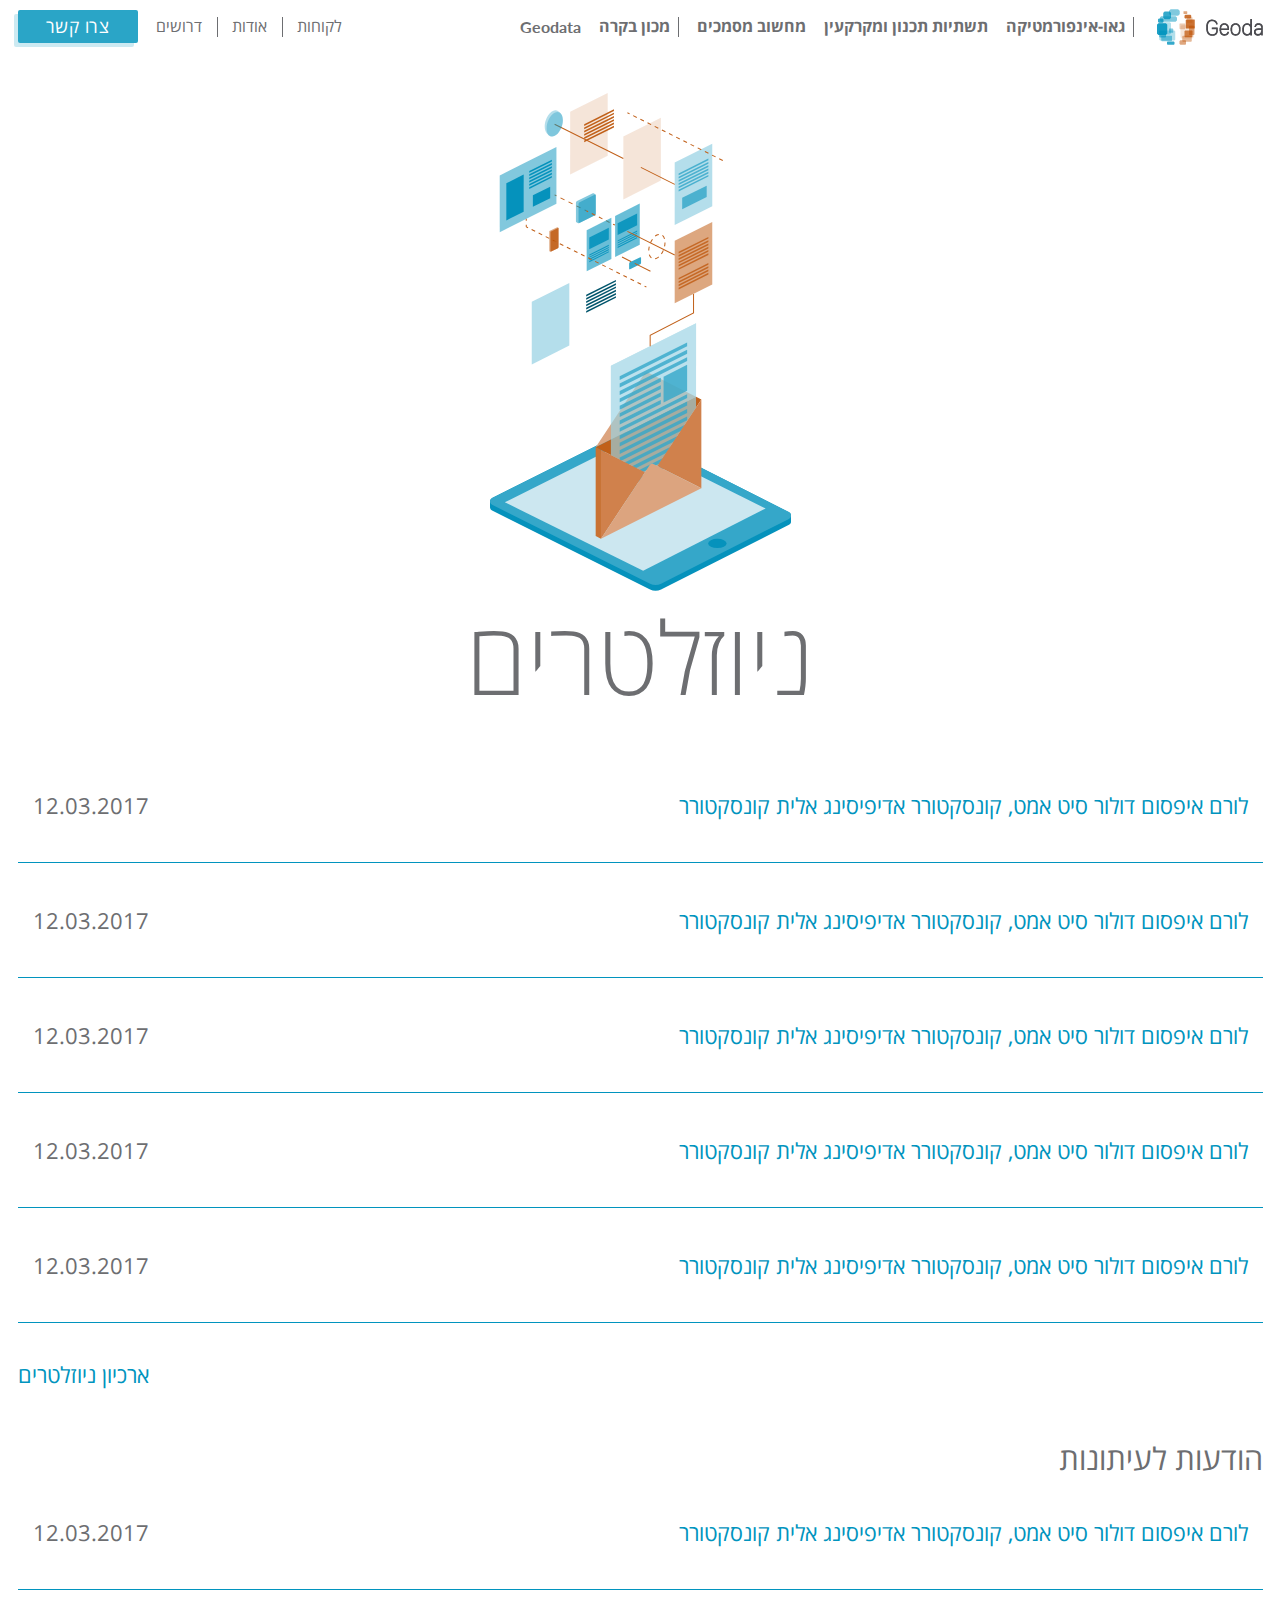
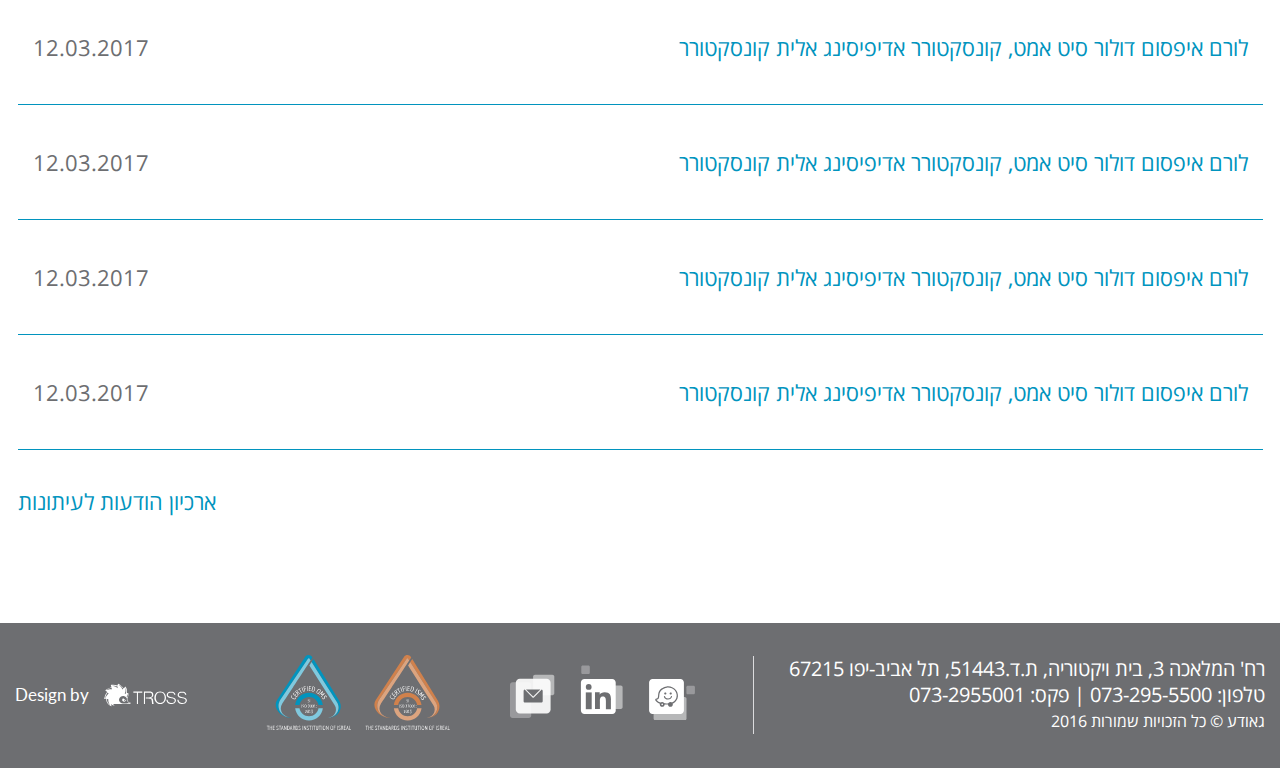
<file: newsletters.html>
<html lang="heb" dir="rtl">

<head>
    <meta charset="UTF-8">
    <link href="https://fonts.googleapis.com/css?family=Lato:400,700,900" rel="stylesheet">
    <link href="https://fonts.googleapis.com/icon?family=Material+Icons" rel="stylesheet">
    <meta name="viewport" content="width=device-width, initial-scale=1.0">
    <meta http-equiv="X-UA-Compatible" content="ie=edge">
    <link rel="stylesheet" href="all.css">
    <title>newsletters</title>
</head>

<body>
    <header class="header -inner">
        <nav>
            <div class="container">
                <div class="nav-wrapper">
                    <a href="/" class="brand-logo hide-on-med-and-down">
                        <img src="images/logo-menu.png" alt="">
                    </a>
                    <a href="#" data-activates="mobile-demo" class="button-collapse"><i class="material-icons">menu</i></a>
                    <ul class="hide-on-med-and-down left bold -brd_rt">
                        <li><a href="javascript:void(0);">גאו-אינפורמטיקה</a></li>
                        <li><a href="javascript:void(0);">תשתיות תכנון ומקרקעין</a></li>
                        <li><a href="javascript:void(0);">מחשוב מסמכים</a></li>
                    </ul>
                    <ul class="hide-on-med-and-down left bold -brd_rt">
                        <li><a href="javascript:void(0);">מכון בקרה</a></li>
                        <li><a href="javascript:void(0);" class="font-custom">Geodata</a></li>
                    </ul>
                    <ul class="hide-on-med-and-down right -brd_all">
                        <li><a href="/clients.html">לקוחות</a></li>
                        <li><a href="/about.html">אודות</a></li>
                        <li><a href="/jobs.html">דרושים</a></li>
                        <li><a href="/contacts.html" class="waves-effect waves-light btn -primary">צרו קשר</a></li>
                    </ul>
                    <div class="logo_mobile">
                        <a href="/">
                            <img src="images/logo_mobile.png" alt="">
                        </a>
                    </div>
                    <div class="side-nav" id="mobile-demo">
                        <div class="side-nav_inner">
                            <ul class="-brd_bot">
                                <li><a href="javascript:void(0);">חטיבת גאו-אינפורמטיקה</a></li>
                                <li><a href="javascript:void(0);">חטיבת תשתיות תכנון ומקרקעין</a></li>
                                <li><a href="javascript:void(0);">חטיבת מחשוב מסמכים</a></li>
                            </ul>
                            <ul class="-brd_bot">
                                <li><a href="javascript:void(0);">מכון בקרה</a></li>
                                <li><a href="javascript:void(0);" class="font-custom">Geodata</a></li>
                            </ul>
                            <ul class="-brd_bot_each">
                                <li><a href="/clients.html">לקוחות</a></li>
                                <li><a href="/about.html">אודות</a></li>
                                <li><a href="/jobs.html">דרושים</a></li>
                            </ul>
                        </div>
                    </div>
                </div>

            </div>
        </nav>
    </header>
    <div class="center-align section-top -newsletters">
        <div class="img-wrapper">
            <img src="images/img-newsletter.svg" alt="" width="301">
        </div>
        <h1>ניוזלטרים</h1>  
        <!-- newsletters -->
    </div>
    <div class="newsletters">
        <div class="container">
            <div class="newsletters-item">
                <a href="javascript:void(0);" class="newsletters-link">לורם איפסום דולור סיט אמט, קונסקטורר אדיפיסינג אלית קונסקטורר</a>
                <div class="newsletters-date">12.03.2017</div>
            </div>
            <div class="newsletters-item">
                <a href="javascript:void(0);" class="newsletters-link">לורם איפסום דולור סיט אמט, קונסקטורר אדיפיסינג אלית קונסקטורר</a>
                <div class="newsletters-date">12.03.2017</div>
            </div>
            <div class="newsletters-item">
                <a href="javascript:void(0);" class="newsletters-link">לורם איפסום דולור סיט אמט, קונסקטורר אדיפיסינג אלית קונסקטורר</a>
                <div class="newsletters-date">12.03.2017</div>
            </div>
            <div class="newsletters-item">
                <a href="javascript:void(0);" class="newsletters-link">לורם איפסום דולור סיט אמט, קונסקטורר אדיפיסינג אלית קונסקטורר</a>
                <div class="newsletters-date">12.03.2017</div>
            </div>
            <div class="newsletters-item">
                <a href="javascript:void(0);" class="newsletters-link">לורם איפסום דולור סיט אמט, קונסקטורר אדיפיסינג אלית קונסקטורר</a>
                <div class="newsletters-date">12.03.2017</div>
            </div>
            <div class="newsletters-more_wrapper">
                <a href="javascript:void(0);" class="newsletters-more">ארכיון ניוזלטרים</a>
            </div>
            <h2 class="newsletters-title">הודעות לעיתונות</h2>
            <div class="newsletters-item">
                <a href="javascript:void(0);" class="newsletters-link">לורם איפסום דולור סיט אמט, קונסקטורר אדיפיסינג אלית קונסקטורר</a>
                <div class="newsletters-date">12.03.2017</div>
            </div>
            <div class="newsletters-item">
                <a href="javascript:void(0);" class="newsletters-link">לורם איפסום דולור סיט אמט, קונסקטורר אדיפיסינג אלית קונסקטורר</a>
                <div class="newsletters-date">12.03.2017</div>
            </div>
            <div class="newsletters-item">
                <a href="javascript:void(0);" class="newsletters-link">לורם איפסום דולור סיט אמט, קונסקטורר אדיפיסינג אלית קונסקטורר</a>
                <div class="newsletters-date">12.03.2017</div>
            </div>
            <div class="newsletters-item">
                <a href="javascript:void(0);" class="newsletters-link">לורם איפסום דולור סיט אמט, קונסקטורר אדיפיסינג אלית קונסקטורר</a>
                <div class="newsletters-date">12.03.2017</div>
            </div>
            <div class="newsletters-item">
                <a href="javascript:void(0);" class="newsletters-link">לורם איפסום דולור סיט אמט, קונסקטורר אדיפיסינג אלית קונסקטורר</a>
                <div class="newsletters-date">12.03.2017</div>
            </div>
            <div class="newsletters-more_wrapper">
                <a href="javascript:void(0);" class="newsletters-more">ארכיון הודעות לעיתונות</a>
            </div>
        </div>
    </div>
    <footer class="footer">
        <div class="container">
            <div class="footer-contacts">
                <span>רח' המלאכה 3, בית ויקטוריה, ת.ד.51443, תל אביב-יפו 67215</span>
                <span>טלפון: 073-295-5500 | פקס:  073-2955001</span>
                <span class="footer-copyright">גאודע © כל הזכויות שמורות 2016</span>
            </div>
            <div class="social-list footer-social_list">
                <li><a href="javascript:void(0);"><img src="images/ico-social.svg" alt=""></a></li>
                <li><a href="javascript:void(0);"><img src="images/ico-linkedin.svg" alt=""></a></li>
                <li><a href="javascript:void(0);"><img src="images/ico-mail.svg" alt=""></a></li>
            </div>
            <div class="footer-certificate">
                <img src="images/logo-sertificate_orange.svg" alt="">
                <img src="images/logo-sertificate_blue.svg" alt="">
            </div>
            <div class="footer-designed">
                <img src="images/designed-by_logo.svg" alt="" class="footer-designed_logo">
                <span class="footer-designed_name">Design by</span>
            </div>
        </div>
    </footer>
    <script src="js/jquery/jquery-3.2.1.min.js"></script>
    <script src="js/materialize/materialize.min.js"></script>
    <script src="js/main.js"></script>
</body>

</html>
</file>
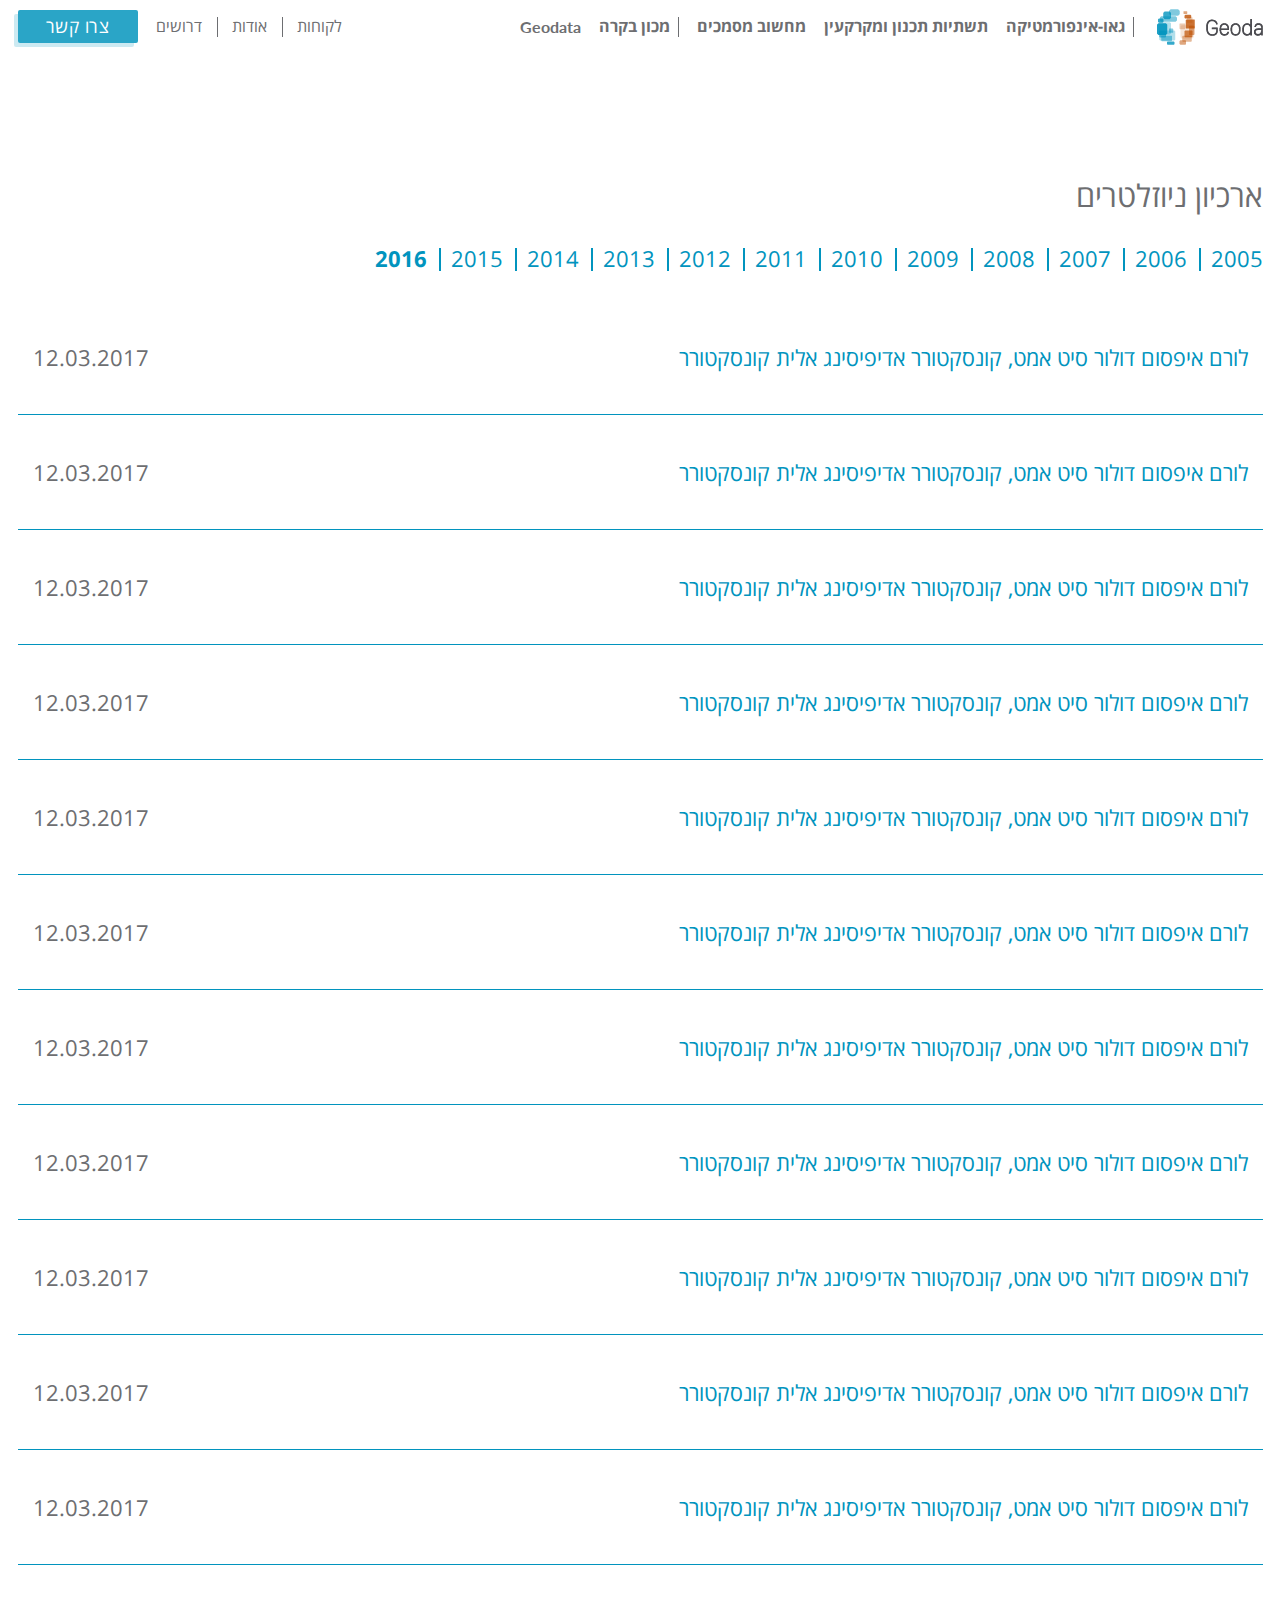
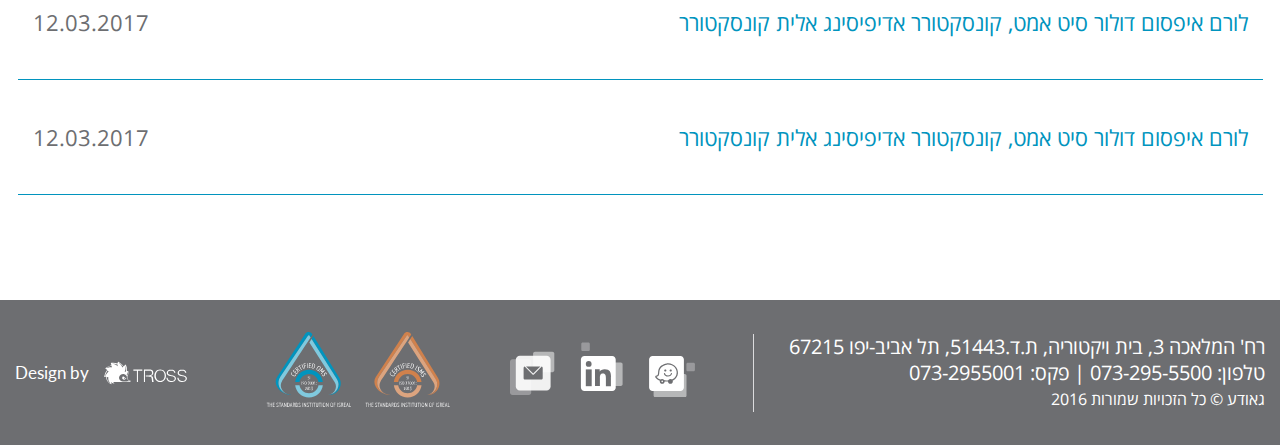
<file: newsletters_archive.html>
<html lang="heb" dir="rtl">

<head>
    <meta charset="UTF-8">
    <link href="https://fonts.googleapis.com/css?family=Lato:400,700,900" rel="stylesheet">
    <link href="https://fonts.googleapis.com/icon?family=Material+Icons" rel="stylesheet">
    <meta name="viewport" content="width=device-width, initial-scale=1.0">
    <meta http-equiv="X-UA-Compatible" content="ie=edge">
    <link rel="stylesheet" href="all.css">
    <title>newsletters_archive</title>
</head>

<body>
    <header class="header -inner">
        <nav>
            <div class="container">
                <div class="nav-wrapper">
                    <a href="/" class="brand-logo hide-on-med-and-down">
                        <img src="images/logo-menu.png" alt="">
                    </a>
                    <a href="#" data-activates="mobile-demo" class="button-collapse"><i class="material-icons">menu</i></a>
                    <ul class="hide-on-med-and-down left bold -brd_rt">
                        <li><a href="javascript:void(0);">גאו-אינפורמטיקה</a></li>
                        <li><a href="javascript:void(0);">תשתיות תכנון ומקרקעין</a></li>
                        <li><a href="javascript:void(0);">מחשוב מסמכים</a></li>
                    </ul>
                    <ul class="hide-on-med-and-down left bold -brd_rt">
                        <li><a href="javascript:void(0);">מכון בקרה</a></li>
                        <li><a href="javascript:void(0);" class="font-custom">Geodata</a></li>
                    </ul>
                    <ul class="hide-on-med-and-down right -brd_all">
                        <li><a href="/clients.html">לקוחות</a></li>
                        <li><a href="/about.html">אודות</a></li>
                        <li><a href="/jobs.html">דרושים</a></li>
                        <li><a href="/contacts.html" class="waves-effect waves-light btn -primary">צרו קשר</a></li>
                    </ul>
                    <div class="logo_mobile">
                        <a href="/">
                            <img src="images/logo_mobile.png" alt="">
                        </a>
                    </div>
                    <div class="side-nav" id="mobile-demo">
                        <div class="side-nav_inner">
                            <ul class="-brd_bot">
                                <li><a href="javascript:void(0);">חטיבת גאו-אינפורמטיקה</a></li>
                                <li><a href="javascript:void(0);">חטיבת תשתיות תכנון ומקרקעין</a></li>
                                <li><a href="javascript:void(0);">חטיבת מחשוב מסמכים</a></li>
                            </ul>
                            <ul class="-brd_bot">
                                <li><a href="javascript:void(0);">מכון בקרה</a></li>
                                <li><a href="javascript:void(0);" class="font-custom">Geodata</a></li>
                            </ul>
                            <ul class="-brd_bot_each">
                                <li><a href="/clients.html">לקוחות</a></li>
                                <li><a href="/about.html">אודות</a></li>
                                <li><a href="/jobs.html">דרושים</a></li>
                            </ul>
                        </div>
                    </div>
                </div>

            </div>
        </nav>
    </header>
    <div class="center-align section-top hide-on-large-only">
        <div class="img-wrapper">
            <img src="images/img-newsletter.svg" alt="" width="301">
        </div>
        <h1>ניוזלטרים</h1>  
        <!-- newsletters -->
    </div>
    <div class="newsletters -archive">
        <div class="container">
            <h2 class="newsletters-title hide-on-med-and-down">ארכיון ניוזלטרים</h2>
            <ul class="newsletters-filter">
                <li class="newsletters-filter_item"><a href="javascript:void(0);">2005</a></li>
                <li class="newsletters-filter_item"><a href="javascript:void(0);">2006</a></li>
                <li class="newsletters-filter_item"><a href="javascript:void(0);">2007</a></li>
                <li class="newsletters-filter_item"><a href="javascript:void(0);">2008</a></li>
                <li class="newsletters-filter_item"><a href="javascript:void(0);">2009</a></li>
                <li class="newsletters-filter_item"><a href="javascript:void(0);">2010</a></li>
                <li class="newsletters-filter_item"><a href="javascript:void(0);">2011</a></li>
                <li class="newsletters-filter_item"><a href="javascript:void(0);">2012</a></li>
                <li class="newsletters-filter_item"><a href="javascript:void(0);">2013</a></li>
                <li class="newsletters-filter_item"><a href="javascript:void(0);">2014</a></li>
                <li class="newsletters-filter_item"><a href="javascript:void(0);">2015</a></li>
                <li class="newsletters-filter_item active"><a href="javascript:void(0);">2016</a></li>
            </ul>
            <div class="newsletters-item">
                <a href="javascript:void(0);" class="newsletters-link">לורם איפסום דולור סיט אמט, קונסקטורר אדיפיסינג אלית קונסקטורר</a>
                <div class="newsletters-date">12.03.2017</div>
            </div>
            <div class="newsletters-item">
                <a href="javascript:void(0);" class="newsletters-link">לורם איפסום דולור סיט אמט, קונסקטורר אדיפיסינג אלית קונסקטורר</a>
                <div class="newsletters-date">12.03.2017</div>
            </div>
            <div class="newsletters-item">
                <a href="javascript:void(0);" class="newsletters-link">לורם איפסום דולור סיט אמט, קונסקטורר אדיפיסינג אלית קונסקטורר</a>
                <div class="newsletters-date">12.03.2017</div>
            </div>
            <div class="newsletters-item">
                <a href="javascript:void(0);" class="newsletters-link">לורם איפסום דולור סיט אמט, קונסקטורר אדיפיסינג אלית קונסקטורר</a>
                <div class="newsletters-date">12.03.2017</div>
            </div>
            <div class="newsletters-item">
                <a href="javascript:void(0);" class="newsletters-link">לורם איפסום דולור סיט אמט, קונסקטורר אדיפיסינג אלית קונסקטורר</a>
                <div class="newsletters-date">12.03.2017</div>
            </div>
            <div class="newsletters-item">
                <a href="javascript:void(0);" class="newsletters-link">לורם איפסום דולור סיט אמט, קונסקטורר אדיפיסינג אלית קונסקטורר</a>
                <div class="newsletters-date">12.03.2017</div>
            </div>
            <div class="newsletters-item">
                <a href="javascript:void(0);" class="newsletters-link">לורם איפסום דולור סיט אמט, קונסקטורר אדיפיסינג אלית קונסקטורר</a>
                <div class="newsletters-date">12.03.2017</div>
            </div>
            <div class="newsletters-item">
                <a href="javascript:void(0);" class="newsletters-link">לורם איפסום דולור סיט אמט, קונסקטורר אדיפיסינג אלית קונסקטורר</a>
                <div class="newsletters-date">12.03.2017</div>
            </div>
            <div class="newsletters-item">
                <a href="javascript:void(0);" class="newsletters-link">לורם איפסום דולור סיט אמט, קונסקטורר אדיפיסינג אלית קונסקטורר</a>
                <div class="newsletters-date">12.03.2017</div>
            </div>
            <div class="newsletters-item">
                <a href="javascript:void(0);" class="newsletters-link">לורם איפסום דולור סיט אמט, קונסקטורר אדיפיסינג אלית קונסקטורר</a>
                <div class="newsletters-date">12.03.2017</div>
            </div>
             <div class="newsletters-item">
                <a href="javascript:void(0);" class="newsletters-link">לורם איפסום דולור סיט אמט, קונסקטורר אדיפיסינג אלית קונסקטורר</a>
                <div class="newsletters-date">12.03.2017</div>
            </div>
            <div class="newsletters-item">
                <a href="javascript:void(0);" class="newsletters-link">לורם איפסום דולור סיט אמט, קונסקטורר אדיפיסינג אלית קונסקטורר</a>
                <div class="newsletters-date">12.03.2017</div>
            </div>
            <div class="newsletters-item">
                <a href="javascript:void(0);" class="newsletters-link">לורם איפסום דולור סיט אמט, קונסקטורר אדיפיסינג אלית קונסקטורר</a>
                <div class="newsletters-date">12.03.2017</div>
            </div>

        </div>
    </div>
    <footer class="footer">
        <div class="container">
            <div class="footer-contacts">
                <span>רח' המלאכה 3, בית ויקטוריה, ת.ד.51443, תל אביב-יפו 67215</span>
                <span>טלפון: 073-295-5500 | פקס:  073-2955001</span>
                <span class="footer-copyright">גאודע © כל הזכויות שמורות 2016</span>
            </div>
            <div class="social-list footer-social_list">
                <li><a href="javascript:void(0);"><img src="images/ico-social.svg" alt=""></a></li>
                <li><a href="javascript:void(0);"><img src="images/ico-linkedin.svg" alt=""></a></li>
                <li><a href="javascript:void(0);"><img src="images/ico-mail.svg" alt=""></a></li>
            </div>
            <div class="footer-certificate">
                <img src="images/logo-sertificate_orange.svg" alt="">
                <img src="images/logo-sertificate_blue.svg" alt="">
            </div>
            <div class="footer-designed">
                <img src="images/designed-by_logo.svg" alt="" class="footer-designed_logo">
                <span class="footer-designed_name">Design by</span>
            </div>
        </div>
    </footer>
    <script src="js/jquery/jquery-3.2.1.min.js"></script>
    <script src="js/materialize/materialize.min.js"></script>
    <script src="js/main.js"></script>
</body>

</html>
</file>
<file: all.css>
@charset "UTF-8";
.materialize-red {
  background-color: #e51c23 !important; }

.materialize-red-text {
  color: #e51c23 !important; }

.materialize-red.lighten-5 {
  background-color: #fdeaeb !important; }

.materialize-red-text.text-lighten-5 {
  color: #fdeaeb !important; }

.materialize-red.lighten-4 {
  background-color: #f8c1c3 !important; }

.materialize-red-text.text-lighten-4 {
  color: #f8c1c3 !important; }

.materialize-red.lighten-3 {
  background-color: #f3989b !important; }

.materialize-red-text.text-lighten-3 {
  color: #f3989b !important; }

.materialize-red.lighten-2 {
  background-color: #ee6e73 !important; }

.materialize-red-text.text-lighten-2 {
  color: #ee6e73 !important; }

.materialize-red.lighten-1 {
  background-color: #ea454b !important; }

.materialize-red-text.text-lighten-1 {
  color: #ea454b !important; }

.materialize-red.darken-1 {
  background-color: #d0181e !important; }

.materialize-red-text.text-darken-1 {
  color: #d0181e !important; }

.materialize-red.darken-2 {
  background-color: #b9151b !important; }

.materialize-red-text.text-darken-2 {
  color: #b9151b !important; }

.materialize-red.darken-3 {
  background-color: #a21318 !important; }

.materialize-red-text.text-darken-3 {
  color: #a21318 !important; }

.materialize-red.darken-4 {
  background-color: #8b1014 !important; }

.materialize-red-text.text-darken-4 {
  color: #8b1014 !important; }

.red {
  background-color: #F44336 !important; }

.red-text {
  color: #F44336 !important; }

.red.lighten-5 {
  background-color: #FFEBEE !important; }

.red-text.text-lighten-5 {
  color: #FFEBEE !important; }

.red.lighten-4 {
  background-color: #FFCDD2 !important; }

.red-text.text-lighten-4 {
  color: #FFCDD2 !important; }

.red.lighten-3 {
  background-color: #EF9A9A !important; }

.red-text.text-lighten-3 {
  color: #EF9A9A !important; }

.red.lighten-2 {
  background-color: #E57373 !important; }

.red-text.text-lighten-2 {
  color: #E57373 !important; }

.red.lighten-1 {
  background-color: #EF5350 !important; }

.red-text.text-lighten-1 {
  color: #EF5350 !important; }

.red.darken-1 {
  background-color: #E53935 !important; }

.red-text.text-darken-1 {
  color: #E53935 !important; }

.red.darken-2 {
  background-color: #D32F2F !important; }

.red-text.text-darken-2 {
  color: #D32F2F !important; }

.red.darken-3 {
  background-color: #C62828 !important; }

.red-text.text-darken-3 {
  color: #C62828 !important; }

.red.darken-4 {
  background-color: #B71C1C !important; }

.red-text.text-darken-4 {
  color: #B71C1C !important; }

.red.accent-1 {
  background-color: #FF8A80 !important; }

.red-text.text-accent-1 {
  color: #FF8A80 !important; }

.red.accent-2 {
  background-color: #FF5252 !important; }

.red-text.text-accent-2 {
  color: #FF5252 !important; }

.red.accent-3 {
  background-color: #FF1744 !important; }

.red-text.text-accent-3 {
  color: #FF1744 !important; }

.red.accent-4 {
  background-color: #D50000 !important; }

.red-text.text-accent-4 {
  color: #D50000 !important; }

.pink {
  background-color: #e91e63 !important; }

.pink-text {
  color: #e91e63 !important; }

.pink.lighten-5 {
  background-color: #fce4ec !important; }

.pink-text.text-lighten-5 {
  color: #fce4ec !important; }

.pink.lighten-4 {
  background-color: #f8bbd0 !important; }

.pink-text.text-lighten-4 {
  color: #f8bbd0 !important; }

.pink.lighten-3 {
  background-color: #f48fb1 !important; }

.pink-text.text-lighten-3 {
  color: #f48fb1 !important; }

.pink.lighten-2 {
  background-color: #f06292 !important; }

.pink-text.text-lighten-2 {
  color: #f06292 !important; }

.pink.lighten-1 {
  background-color: #ec407a !important; }

.pink-text.text-lighten-1 {
  color: #ec407a !important; }

.pink.darken-1 {
  background-color: #d81b60 !important; }

.pink-text.text-darken-1 {
  color: #d81b60 !important; }

.pink.darken-2 {
  background-color: #c2185b !important; }

.pink-text.text-darken-2 {
  color: #c2185b !important; }

.pink.darken-3 {
  background-color: #ad1457 !important; }

.pink-text.text-darken-3 {
  color: #ad1457 !important; }

.pink.darken-4 {
  background-color: #880e4f !important; }

.pink-text.text-darken-4 {
  color: #880e4f !important; }

.pink.accent-1 {
  background-color: #ff80ab !important; }

.pink-text.text-accent-1 {
  color: #ff80ab !important; }

.pink.accent-2 {
  background-color: #ff4081 !important; }

.pink-text.text-accent-2 {
  color: #ff4081 !important; }

.pink.accent-3 {
  background-color: #f50057 !important; }

.pink-text.text-accent-3 {
  color: #f50057 !important; }

.pink.accent-4 {
  background-color: #c51162 !important; }

.pink-text.text-accent-4 {
  color: #c51162 !important; }

.purple {
  background-color: #9c27b0 !important; }

.purple-text {
  color: #9c27b0 !important; }

.purple.lighten-5 {
  background-color: #f3e5f5 !important; }

.purple-text.text-lighten-5 {
  color: #f3e5f5 !important; }

.purple.lighten-4 {
  background-color: #e1bee7 !important; }

.purple-text.text-lighten-4 {
  color: #e1bee7 !important; }

.purple.lighten-3 {
  background-color: #ce93d8 !important; }

.purple-text.text-lighten-3 {
  color: #ce93d8 !important; }

.purple.lighten-2 {
  background-color: #ba68c8 !important; }

.purple-text.text-lighten-2 {
  color: #ba68c8 !important; }

.purple.lighten-1 {
  background-color: #ab47bc !important; }

.purple-text.text-lighten-1 {
  color: #ab47bc !important; }

.purple.darken-1 {
  background-color: #8e24aa !important; }

.purple-text.text-darken-1 {
  color: #8e24aa !important; }

.purple.darken-2 {
  background-color: #7b1fa2 !important; }

.purple-text.text-darken-2 {
  color: #7b1fa2 !important; }

.purple.darken-3 {
  background-color: #6a1b9a !important; }

.purple-text.text-darken-3 {
  color: #6a1b9a !important; }

.purple.darken-4 {
  background-color: #4a148c !important; }

.purple-text.text-darken-4 {
  color: #4a148c !important; }

.purple.accent-1 {
  background-color: #ea80fc !important; }

.purple-text.text-accent-1 {
  color: #ea80fc !important; }

.purple.accent-2 {
  background-color: #e040fb !important; }

.purple-text.text-accent-2 {
  color: #e040fb !important; }

.purple.accent-3 {
  background-color: #d500f9 !important; }

.purple-text.text-accent-3 {
  color: #d500f9 !important; }

.purple.accent-4 {
  background-color: #aa00ff !important; }

.purple-text.text-accent-4 {
  color: #aa00ff !important; }

.deep-purple {
  background-color: #673ab7 !important; }

.deep-purple-text {
  color: #673ab7 !important; }

.deep-purple.lighten-5 {
  background-color: #ede7f6 !important; }

.deep-purple-text.text-lighten-5 {
  color: #ede7f6 !important; }

.deep-purple.lighten-4 {
  background-color: #d1c4e9 !important; }

.deep-purple-text.text-lighten-4 {
  color: #d1c4e9 !important; }

.deep-purple.lighten-3 {
  background-color: #b39ddb !important; }

.deep-purple-text.text-lighten-3 {
  color: #b39ddb !important; }

.deep-purple.lighten-2 {
  background-color: #9575cd !important; }

.deep-purple-text.text-lighten-2 {
  color: #9575cd !important; }

.deep-purple.lighten-1 {
  background-color: #7e57c2 !important; }

.deep-purple-text.text-lighten-1 {
  color: #7e57c2 !important; }

.deep-purple.darken-1 {
  background-color: #5e35b1 !important; }

.deep-purple-text.text-darken-1 {
  color: #5e35b1 !important; }

.deep-purple.darken-2 {
  background-color: #512da8 !important; }

.deep-purple-text.text-darken-2 {
  color: #512da8 !important; }

.deep-purple.darken-3 {
  background-color: #4527a0 !important; }

.deep-purple-text.text-darken-3 {
  color: #4527a0 !important; }

.deep-purple.darken-4 {
  background-color: #311b92 !important; }

.deep-purple-text.text-darken-4 {
  color: #311b92 !important; }

.deep-purple.accent-1 {
  background-color: #b388ff !important; }

.deep-purple-text.text-accent-1 {
  color: #b388ff !important; }

.deep-purple.accent-2 {
  background-color: #7c4dff !important; }

.deep-purple-text.text-accent-2 {
  color: #7c4dff !important; }

.deep-purple.accent-3 {
  background-color: #651fff !important; }

.deep-purple-text.text-accent-3 {
  color: #651fff !important; }

.deep-purple.accent-4 {
  background-color: #6200ea !important; }

.deep-purple-text.text-accent-4 {
  color: #6200ea !important; }

.indigo {
  background-color: #3f51b5 !important; }

.indigo-text {
  color: #3f51b5 !important; }

.indigo.lighten-5 {
  background-color: #e8eaf6 !important; }

.indigo-text.text-lighten-5 {
  color: #e8eaf6 !important; }

.indigo.lighten-4 {
  background-color: #c5cae9 !important; }

.indigo-text.text-lighten-4 {
  color: #c5cae9 !important; }

.indigo.lighten-3 {
  background-color: #9fa8da !important; }

.indigo-text.text-lighten-3 {
  color: #9fa8da !important; }

.indigo.lighten-2 {
  background-color: #7986cb !important; }

.indigo-text.text-lighten-2 {
  color: #7986cb !important; }

.indigo.lighten-1 {
  background-color: #5c6bc0 !important; }

.indigo-text.text-lighten-1 {
  color: #5c6bc0 !important; }

.indigo.darken-1 {
  background-color: #3949ab !important; }

.indigo-text.text-darken-1 {
  color: #3949ab !important; }

.indigo.darken-2 {
  background-color: #303f9f !important; }

.indigo-text.text-darken-2 {
  color: #303f9f !important; }

.indigo.darken-3 {
  background-color: #283593 !important; }

.indigo-text.text-darken-3 {
  color: #283593 !important; }

.indigo.darken-4 {
  background-color: #1a237e !important; }

.indigo-text.text-darken-4 {
  color: #1a237e !important; }

.indigo.accent-1 {
  background-color: #8c9eff !important; }

.indigo-text.text-accent-1 {
  color: #8c9eff !important; }

.indigo.accent-2 {
  background-color: #536dfe !important; }

.indigo-text.text-accent-2 {
  color: #536dfe !important; }

.indigo.accent-3 {
  background-color: #3d5afe !important; }

.indigo-text.text-accent-3 {
  color: #3d5afe !important; }

.indigo.accent-4 {
  background-color: #304ffe !important; }

.indigo-text.text-accent-4 {
  color: #304ffe !important; }

.blue {
  background-color: #2196F3 !important; }

.blue-text {
  color: #2196F3 !important; }

.blue.lighten-5 {
  background-color: #E3F2FD !important; }

.blue-text.text-lighten-5 {
  color: #E3F2FD !important; }

.blue.lighten-4 {
  background-color: #BBDEFB !important; }

.blue-text.text-lighten-4 {
  color: #BBDEFB !important; }

.blue.lighten-3 {
  background-color: #90CAF9 !important; }

.blue-text.text-lighten-3 {
  color: #90CAF9 !important; }

.blue.lighten-2 {
  background-color: #64B5F6 !important; }

.blue-text.text-lighten-2 {
  color: #64B5F6 !important; }

.blue.lighten-1 {
  background-color: #42A5F5 !important; }

.blue-text.text-lighten-1 {
  color: #42A5F5 !important; }

.blue.darken-1 {
  background-color: #1E88E5 !important; }

.blue-text.text-darken-1 {
  color: #1E88E5 !important; }

.blue.darken-2 {
  background-color: #1976D2 !important; }

.blue-text.text-darken-2 {
  color: #1976D2 !important; }

.blue.darken-3 {
  background-color: #1565C0 !important; }

.blue-text.text-darken-3 {
  color: #1565C0 !important; }

.blue.darken-4 {
  background-color: #0D47A1 !important; }

.blue-text.text-darken-4 {
  color: #0D47A1 !important; }

.blue.accent-1 {
  background-color: #82B1FF !important; }

.blue-text.text-accent-1 {
  color: #82B1FF !important; }

.blue.accent-2 {
  background-color: #448AFF !important; }

.blue-text.text-accent-2 {
  color: #448AFF !important; }

.blue.accent-3 {
  background-color: #2979FF !important; }

.blue-text.text-accent-3 {
  color: #2979FF !important; }

.blue.accent-4 {
  background-color: #2962FF !important; }

.blue-text.text-accent-4 {
  color: #2962FF !important; }

.light-blue {
  background-color: #03a9f4 !important; }

.light-blue-text {
  color: #03a9f4 !important; }

.light-blue.lighten-5 {
  background-color: #e1f5fe !important; }

.light-blue-text.text-lighten-5 {
  color: #e1f5fe !important; }

.light-blue.lighten-4 {
  background-color: #b3e5fc !important; }

.light-blue-text.text-lighten-4 {
  color: #b3e5fc !important; }

.light-blue.lighten-3 {
  background-color: #81d4fa !important; }

.light-blue-text.text-lighten-3 {
  color: #81d4fa !important; }

.light-blue.lighten-2 {
  background-color: #4fc3f7 !important; }

.light-blue-text.text-lighten-2 {
  color: #4fc3f7 !important; }

.light-blue.lighten-1 {
  background-color: #29b6f6 !important; }

.light-blue-text.text-lighten-1 {
  color: #29b6f6 !important; }

.light-blue.darken-1 {
  background-color: #039be5 !important; }

.light-blue-text.text-darken-1 {
  color: #039be5 !important; }

.light-blue.darken-2 {
  background-color: #0288d1 !important; }

.light-blue-text.text-darken-2 {
  color: #0288d1 !important; }

.light-blue.darken-3 {
  background-color: #0277bd !important; }

.light-blue-text.text-darken-3 {
  color: #0277bd !important; }

.light-blue.darken-4 {
  background-color: #01579b !important; }

.light-blue-text.text-darken-4 {
  color: #01579b !important; }

.light-blue.accent-1 {
  background-color: #80d8ff !important; }

.light-blue-text.text-accent-1 {
  color: #80d8ff !important; }

.light-blue.accent-2 {
  background-color: #40c4ff !important; }

.light-blue-text.text-accent-2 {
  color: #40c4ff !important; }

.light-blue.accent-3 {
  background-color: #00b0ff !important; }

.light-blue-text.text-accent-3 {
  color: #00b0ff !important; }

.light-blue.accent-4 {
  background-color: #0091ea !important; }

.light-blue-text.text-accent-4 {
  color: #0091ea !important; }

.cyan {
  background-color: #00bcd4 !important; }

.cyan-text {
  color: #00bcd4 !important; }

.cyan.lighten-5 {
  background-color: #e0f7fa !important; }

.cyan-text.text-lighten-5 {
  color: #e0f7fa !important; }

.cyan.lighten-4 {
  background-color: #b2ebf2 !important; }

.cyan-text.text-lighten-4 {
  color: #b2ebf2 !important; }

.cyan.lighten-3 {
  background-color: #80deea !important; }

.cyan-text.text-lighten-3 {
  color: #80deea !important; }

.cyan.lighten-2 {
  background-color: #4dd0e1 !important; }

.cyan-text.text-lighten-2 {
  color: #4dd0e1 !important; }

.cyan.lighten-1 {
  background-color: #26c6da !important; }

.cyan-text.text-lighten-1 {
  color: #26c6da !important; }

.cyan.darken-1 {
  background-color: #00acc1 !important; }

.cyan-text.text-darken-1 {
  color: #00acc1 !important; }

.cyan.darken-2 {
  background-color: #0097a7 !important; }

.cyan-text.text-darken-2 {
  color: #0097a7 !important; }

.cyan.darken-3 {
  background-color: #00838f !important; }

.cyan-text.text-darken-3 {
  color: #00838f !important; }

.cyan.darken-4 {
  background-color: #006064 !important; }

.cyan-text.text-darken-4 {
  color: #006064 !important; }

.cyan.accent-1 {
  background-color: #84ffff !important; }

.cyan-text.text-accent-1 {
  color: #84ffff !important; }

.cyan.accent-2 {
  background-color: #18ffff !important; }

.cyan-text.text-accent-2 {
  color: #18ffff !important; }

.cyan.accent-3 {
  background-color: #00e5ff !important; }

.cyan-text.text-accent-3 {
  color: #00e5ff !important; }

.cyan.accent-4 {
  background-color: #00b8d4 !important; }

.cyan-text.text-accent-4 {
  color: #00b8d4 !important; }

.teal {
  background-color: #009688 !important; }

.teal-text {
  color: #009688 !important; }

.teal.lighten-5 {
  background-color: #e0f2f1 !important; }

.teal-text.text-lighten-5 {
  color: #e0f2f1 !important; }

.teal.lighten-4 {
  background-color: #b2dfdb !important; }

.teal-text.text-lighten-4 {
  color: #b2dfdb !important; }

.teal.lighten-3 {
  background-color: #80cbc4 !important; }

.teal-text.text-lighten-3 {
  color: #80cbc4 !important; }

.teal.lighten-2 {
  background-color: #4db6ac !important; }

.teal-text.text-lighten-2 {
  color: #4db6ac !important; }

.teal.lighten-1 {
  background-color: #26a69a !important; }

.teal-text.text-lighten-1 {
  color: #26a69a !important; }

.teal.darken-1 {
  background-color: #00897b !important; }

.teal-text.text-darken-1 {
  color: #00897b !important; }

.teal.darken-2 {
  background-color: #00796b !important; }

.teal-text.text-darken-2 {
  color: #00796b !important; }

.teal.darken-3 {
  background-color: #00695c !important; }

.teal-text.text-darken-3 {
  color: #00695c !important; }

.teal.darken-4 {
  background-color: #004d40 !important; }

.teal-text.text-darken-4 {
  color: #004d40 !important; }

.teal.accent-1 {
  background-color: #a7ffeb !important; }

.teal-text.text-accent-1 {
  color: #a7ffeb !important; }

.teal.accent-2 {
  background-color: #64ffda !important; }

.teal-text.text-accent-2 {
  color: #64ffda !important; }

.teal.accent-3 {
  background-color: #1de9b6 !important; }

.teal-text.text-accent-3 {
  color: #1de9b6 !important; }

.teal.accent-4 {
  background-color: #00bfa5 !important; }

.teal-text.text-accent-4 {
  color: #00bfa5 !important; }

.green {
  background-color: #4CAF50 !important; }

.green-text {
  color: #4CAF50 !important; }

.green.lighten-5 {
  background-color: #E8F5E9 !important; }

.green-text.text-lighten-5 {
  color: #E8F5E9 !important; }

.green.lighten-4 {
  background-color: #C8E6C9 !important; }

.green-text.text-lighten-4 {
  color: #C8E6C9 !important; }

.green.lighten-3 {
  background-color: #A5D6A7 !important; }

.green-text.text-lighten-3 {
  color: #A5D6A7 !important; }

.green.lighten-2 {
  background-color: #81C784 !important; }

.green-text.text-lighten-2 {
  color: #81C784 !important; }

.green.lighten-1 {
  background-color: #66BB6A !important; }

.green-text.text-lighten-1 {
  color: #66BB6A !important; }

.green.darken-1 {
  background-color: #43A047 !important; }

.green-text.text-darken-1 {
  color: #43A047 !important; }

.green.darken-2 {
  background-color: #388E3C !important; }

.green-text.text-darken-2 {
  color: #388E3C !important; }

.green.darken-3 {
  background-color: #2E7D32 !important; }

.green-text.text-darken-3 {
  color: #2E7D32 !important; }

.green.darken-4 {
  background-color: #1B5E20 !important; }

.green-text.text-darken-4 {
  color: #1B5E20 !important; }

.green.accent-1 {
  background-color: #B9F6CA !important; }

.green-text.text-accent-1 {
  color: #B9F6CA !important; }

.green.accent-2 {
  background-color: #69F0AE !important; }

.green-text.text-accent-2 {
  color: #69F0AE !important; }

.green.accent-3 {
  background-color: #00E676 !important; }

.green-text.text-accent-3 {
  color: #00E676 !important; }

.green.accent-4 {
  background-color: #00C853 !important; }

.green-text.text-accent-4 {
  color: #00C853 !important; }

.light-green {
  background-color: #8bc34a !important; }

.light-green-text {
  color: #8bc34a !important; }

.light-green.lighten-5 {
  background-color: #f1f8e9 !important; }

.light-green-text.text-lighten-5 {
  color: #f1f8e9 !important; }

.light-green.lighten-4 {
  background-color: #dcedc8 !important; }

.light-green-text.text-lighten-4 {
  color: #dcedc8 !important; }

.light-green.lighten-3 {
  background-color: #c5e1a5 !important; }

.light-green-text.text-lighten-3 {
  color: #c5e1a5 !important; }

.light-green.lighten-2 {
  background-color: #aed581 !important; }

.light-green-text.text-lighten-2 {
  color: #aed581 !important; }

.light-green.lighten-1 {
  background-color: #9ccc65 !important; }

.light-green-text.text-lighten-1 {
  color: #9ccc65 !important; }

.light-green.darken-1 {
  background-color: #7cb342 !important; }

.light-green-text.text-darken-1 {
  color: #7cb342 !important; }

.light-green.darken-2 {
  background-color: #689f38 !important; }

.light-green-text.text-darken-2 {
  color: #689f38 !important; }

.light-green.darken-3 {
  background-color: #558b2f !important; }

.light-green-text.text-darken-3 {
  color: #558b2f !important; }

.light-green.darken-4 {
  background-color: #33691e !important; }

.light-green-text.text-darken-4 {
  color: #33691e !important; }

.light-green.accent-1 {
  background-color: #ccff90 !important; }

.light-green-text.text-accent-1 {
  color: #ccff90 !important; }

.light-green.accent-2 {
  background-color: #b2ff59 !important; }

.light-green-text.text-accent-2 {
  color: #b2ff59 !important; }

.light-green.accent-3 {
  background-color: #76ff03 !important; }

.light-green-text.text-accent-3 {
  color: #76ff03 !important; }

.light-green.accent-4 {
  background-color: #64dd17 !important; }

.light-green-text.text-accent-4 {
  color: #64dd17 !important; }

.lime {
  background-color: #cddc39 !important; }

.lime-text {
  color: #cddc39 !important; }

.lime.lighten-5 {
  background-color: #f9fbe7 !important; }

.lime-text.text-lighten-5 {
  color: #f9fbe7 !important; }

.lime.lighten-4 {
  background-color: #f0f4c3 !important; }

.lime-text.text-lighten-4 {
  color: #f0f4c3 !important; }

.lime.lighten-3 {
  background-color: #e6ee9c !important; }

.lime-text.text-lighten-3 {
  color: #e6ee9c !important; }

.lime.lighten-2 {
  background-color: #dce775 !important; }

.lime-text.text-lighten-2 {
  color: #dce775 !important; }

.lime.lighten-1 {
  background-color: #d4e157 !important; }

.lime-text.text-lighten-1 {
  color: #d4e157 !important; }

.lime.darken-1 {
  background-color: #c0ca33 !important; }

.lime-text.text-darken-1 {
  color: #c0ca33 !important; }

.lime.darken-2 {
  background-color: #afb42b !important; }

.lime-text.text-darken-2 {
  color: #afb42b !important; }

.lime.darken-3 {
  background-color: #9e9d24 !important; }

.lime-text.text-darken-3 {
  color: #9e9d24 !important; }

.lime.darken-4 {
  background-color: #827717 !important; }

.lime-text.text-darken-4 {
  color: #827717 !important; }

.lime.accent-1 {
  background-color: #f4ff81 !important; }

.lime-text.text-accent-1 {
  color: #f4ff81 !important; }

.lime.accent-2 {
  background-color: #eeff41 !important; }

.lime-text.text-accent-2 {
  color: #eeff41 !important; }

.lime.accent-3 {
  background-color: #c6ff00 !important; }

.lime-text.text-accent-3 {
  color: #c6ff00 !important; }

.lime.accent-4 {
  background-color: #aeea00 !important; }

.lime-text.text-accent-4 {
  color: #aeea00 !important; }

.yellow {
  background-color: #ffeb3b !important; }

.yellow-text {
  color: #ffeb3b !important; }

.yellow.lighten-5 {
  background-color: #fffde7 !important; }

.yellow-text.text-lighten-5 {
  color: #fffde7 !important; }

.yellow.lighten-4 {
  background-color: #fff9c4 !important; }

.yellow-text.text-lighten-4 {
  color: #fff9c4 !important; }

.yellow.lighten-3 {
  background-color: #fff59d !important; }

.yellow-text.text-lighten-3 {
  color: #fff59d !important; }

.yellow.lighten-2 {
  background-color: #fff176 !important; }

.yellow-text.text-lighten-2 {
  color: #fff176 !important; }

.yellow.lighten-1 {
  background-color: #ffee58 !important; }

.yellow-text.text-lighten-1 {
  color: #ffee58 !important; }

.yellow.darken-1 {
  background-color: #fdd835 !important; }

.yellow-text.text-darken-1 {
  color: #fdd835 !important; }

.yellow.darken-2 {
  background-color: #fbc02d !important; }

.yellow-text.text-darken-2 {
  color: #fbc02d !important; }

.yellow.darken-3 {
  background-color: #f9a825 !important; }

.yellow-text.text-darken-3 {
  color: #f9a825 !important; }

.yellow.darken-4 {
  background-color: #f57f17 !important; }

.yellow-text.text-darken-4 {
  color: #f57f17 !important; }

.yellow.accent-1 {
  background-color: #ffff8d !important; }

.yellow-text.text-accent-1 {
  color: #ffff8d !important; }

.yellow.accent-2 {
  background-color: #ffff00 !important; }

.yellow-text.text-accent-2 {
  color: #ffff00 !important; }

.yellow.accent-3 {
  background-color: #ffea00 !important; }

.yellow-text.text-accent-3 {
  color: #ffea00 !important; }

.yellow.accent-4 {
  background-color: #ffd600 !important; }

.yellow-text.text-accent-4 {
  color: #ffd600 !important; }

.amber {
  background-color: #ffc107 !important; }

.amber-text {
  color: #ffc107 !important; }

.amber.lighten-5 {
  background-color: #fff8e1 !important; }

.amber-text.text-lighten-5 {
  color: #fff8e1 !important; }

.amber.lighten-4 {
  background-color: #ffecb3 !important; }

.amber-text.text-lighten-4 {
  color: #ffecb3 !important; }

.amber.lighten-3 {
  background-color: #ffe082 !important; }

.amber-text.text-lighten-3 {
  color: #ffe082 !important; }

.amber.lighten-2 {
  background-color: #ffd54f !important; }

.amber-text.text-lighten-2 {
  color: #ffd54f !important; }

.amber.lighten-1 {
  background-color: #ffca28 !important; }

.amber-text.text-lighten-1 {
  color: #ffca28 !important; }

.amber.darken-1 {
  background-color: #ffb300 !important; }

.amber-text.text-darken-1 {
  color: #ffb300 !important; }

.amber.darken-2 {
  background-color: #ffa000 !important; }

.amber-text.text-darken-2 {
  color: #ffa000 !important; }

.amber.darken-3 {
  background-color: #ff8f00 !important; }

.amber-text.text-darken-3 {
  color: #ff8f00 !important; }

.amber.darken-4 {
  background-color: #ff6f00 !important; }

.amber-text.text-darken-4 {
  color: #ff6f00 !important; }

.amber.accent-1 {
  background-color: #ffe57f !important; }

.amber-text.text-accent-1 {
  color: #ffe57f !important; }

.amber.accent-2 {
  background-color: #ffd740 !important; }

.amber-text.text-accent-2 {
  color: #ffd740 !important; }

.amber.accent-3 {
  background-color: #ffc400 !important; }

.amber-text.text-accent-3 {
  color: #ffc400 !important; }

.amber.accent-4 {
  background-color: #ffab00 !important; }

.amber-text.text-accent-4 {
  color: #ffab00 !important; }

.orange {
  background-color: #ff9800 !important; }

.orange-text {
  color: #ff9800 !important; }

.orange.lighten-5 {
  background-color: #fff3e0 !important; }

.orange-text.text-lighten-5 {
  color: #fff3e0 !important; }

.orange.lighten-4 {
  background-color: #ffe0b2 !important; }

.orange-text.text-lighten-4 {
  color: #ffe0b2 !important; }

.orange.lighten-3 {
  background-color: #ffcc80 !important; }

.orange-text.text-lighten-3 {
  color: #ffcc80 !important; }

.orange.lighten-2 {
  background-color: #ffb74d !important; }

.orange-text.text-lighten-2 {
  color: #ffb74d !important; }

.orange.lighten-1 {
  background-color: #ffa726 !important; }

.orange-text.text-lighten-1 {
  color: #ffa726 !important; }

.orange.darken-1 {
  background-color: #fb8c00 !important; }

.orange-text.text-darken-1 {
  color: #fb8c00 !important; }

.orange.darken-2 {
  background-color: #f57c00 !important; }

.orange-text.text-darken-2 {
  color: #f57c00 !important; }

.orange.darken-3 {
  background-color: #ef6c00 !important; }

.orange-text.text-darken-3 {
  color: #ef6c00 !important; }

.orange.darken-4 {
  background-color: #e65100 !important; }

.orange-text.text-darken-4 {
  color: #e65100 !important; }

.orange.accent-1 {
  background-color: #ffd180 !important; }

.orange-text.text-accent-1 {
  color: #ffd180 !important; }

.orange.accent-2 {
  background-color: #ffab40 !important; }

.orange-text.text-accent-2 {
  color: #ffab40 !important; }

.orange.accent-3 {
  background-color: #ff9100 !important; }

.orange-text.text-accent-3 {
  color: #ff9100 !important; }

.orange.accent-4 {
  background-color: #ff6d00 !important; }

.orange-text.text-accent-4 {
  color: #ff6d00 !important; }

.deep-orange {
  background-color: #ff5722 !important; }

.deep-orange-text {
  color: #ff5722 !important; }

.deep-orange.lighten-5 {
  background-color: #fbe9e7 !important; }

.deep-orange-text.text-lighten-5 {
  color: #fbe9e7 !important; }

.deep-orange.lighten-4 {
  background-color: #ffccbc !important; }

.deep-orange-text.text-lighten-4 {
  color: #ffccbc !important; }

.deep-orange.lighten-3 {
  background-color: #ffab91 !important; }

.deep-orange-text.text-lighten-3 {
  color: #ffab91 !important; }

.deep-orange.lighten-2 {
  background-color: #ff8a65 !important; }

.deep-orange-text.text-lighten-2 {
  color: #ff8a65 !important; }

.deep-orange.lighten-1 {
  background-color: #ff7043 !important; }

.deep-orange-text.text-lighten-1 {
  color: #ff7043 !important; }

.deep-orange.darken-1 {
  background-color: #f4511e !important; }

.deep-orange-text.text-darken-1 {
  color: #f4511e !important; }

.deep-orange.darken-2 {
  background-color: #e64a19 !important; }

.deep-orange-text.text-darken-2 {
  color: #e64a19 !important; }

.deep-orange.darken-3 {
  background-color: #d84315 !important; }

.deep-orange-text.text-darken-3 {
  color: #d84315 !important; }

.deep-orange.darken-4 {
  background-color: #bf360c !important; }

.deep-orange-text.text-darken-4 {
  color: #bf360c !important; }

.deep-orange.accent-1 {
  background-color: #ff9e80 !important; }

.deep-orange-text.text-accent-1 {
  color: #ff9e80 !important; }

.deep-orange.accent-2 {
  background-color: #ff6e40 !important; }

.deep-orange-text.text-accent-2 {
  color: #ff6e40 !important; }

.deep-orange.accent-3 {
  background-color: #ff3d00 !important; }

.deep-orange-text.text-accent-3 {
  color: #ff3d00 !important; }

.deep-orange.accent-4 {
  background-color: #dd2c00 !important; }

.deep-orange-text.text-accent-4 {
  color: #dd2c00 !important; }

.brown {
  background-color: #795548 !important; }

.brown-text {
  color: #795548 !important; }

.brown.lighten-5 {
  background-color: #efebe9 !important; }

.brown-text.text-lighten-5 {
  color: #efebe9 !important; }

.brown.lighten-4 {
  background-color: #d7ccc8 !important; }

.brown-text.text-lighten-4 {
  color: #d7ccc8 !important; }

.brown.lighten-3 {
  background-color: #bcaaa4 !important; }

.brown-text.text-lighten-3 {
  color: #bcaaa4 !important; }

.brown.lighten-2 {
  background-color: #a1887f !important; }

.brown-text.text-lighten-2 {
  color: #a1887f !important; }

.brown.lighten-1 {
  background-color: #8d6e63 !important; }

.brown-text.text-lighten-1 {
  color: #8d6e63 !important; }

.brown.darken-1 {
  background-color: #6d4c41 !important; }

.brown-text.text-darken-1 {
  color: #6d4c41 !important; }

.brown.darken-2 {
  background-color: #5d4037 !important; }

.brown-text.text-darken-2 {
  color: #5d4037 !important; }

.brown.darken-3 {
  background-color: #4e342e !important; }

.brown-text.text-darken-3 {
  color: #4e342e !important; }

.brown.darken-4 {
  background-color: #3e2723 !important; }

.brown-text.text-darken-4 {
  color: #3e2723 !important; }

.blue-grey {
  background-color: #607d8b !important; }

.blue-grey-text {
  color: #607d8b !important; }

.blue-grey.lighten-5 {
  background-color: #eceff1 !important; }

.blue-grey-text.text-lighten-5 {
  color: #eceff1 !important; }

.blue-grey.lighten-4 {
  background-color: #cfd8dc !important; }

.blue-grey-text.text-lighten-4 {
  color: #cfd8dc !important; }

.blue-grey.lighten-3 {
  background-color: #b0bec5 !important; }

.blue-grey-text.text-lighten-3 {
  color: #b0bec5 !important; }

.blue-grey.lighten-2 {
  background-color: #90a4ae !important; }

.blue-grey-text.text-lighten-2 {
  color: #90a4ae !important; }

.blue-grey.lighten-1 {
  background-color: #78909c !important; }

.blue-grey-text.text-lighten-1 {
  color: #78909c !important; }

.blue-grey.darken-1 {
  background-color: #546e7a !important; }

.blue-grey-text.text-darken-1 {
  color: #546e7a !important; }

.blue-grey.darken-2 {
  background-color: #455a64 !important; }

.blue-grey-text.text-darken-2 {
  color: #455a64 !important; }

.blue-grey.darken-3 {
  background-color: #37474f !important; }

.blue-grey-text.text-darken-3 {
  color: #37474f !important; }

.blue-grey.darken-4 {
  background-color: #263238 !important; }

.blue-grey-text.text-darken-4 {
  color: #263238 !important; }

.grey {
  background-color: #9e9e9e !important; }

.grey-text {
  color: #9e9e9e !important; }

.grey.lighten-5 {
  background-color: #fafafa !important; }

.grey-text.text-lighten-5 {
  color: #fafafa !important; }

.grey.lighten-4 {
  background-color: #f5f5f5 !important; }

.grey-text.text-lighten-4 {
  color: #f5f5f5 !important; }

.grey.lighten-3 {
  background-color: #eeeeee !important; }

.grey-text.text-lighten-3 {
  color: #eeeeee !important; }

.grey.lighten-2 {
  background-color: #e0e0e0 !important; }

.grey-text.text-lighten-2 {
  color: #e0e0e0 !important; }

.grey.lighten-1 {
  background-color: #bdbdbd !important; }

.grey-text.text-lighten-1 {
  color: #bdbdbd !important; }

.grey.darken-1 {
  background-color: #757575 !important; }

.grey-text.text-darken-1 {
  color: #757575 !important; }

.grey.darken-2 {
  background-color: #616161 !important; }

.grey-text.text-darken-2 {
  color: #616161 !important; }

.grey.darken-3 {
  background-color: #424242 !important; }

.grey-text.text-darken-3 {
  color: #424242 !important; }

.grey.darken-4 {
  background-color: #212121 !important; }

.grey-text.text-darken-4 {
  color: #212121 !important; }

.black {
  background-color: #000000 !important; }

.black-text {
  color: #000000 !important; }

.white {
  background-color: #FFFFFF !important; }

.white-text {
  color: #FFFFFF !important; }

.transparent {
  background-color: transparent !important; }

.transparent-text {
  color: transparent !important; }

@font-face {
  font-family: 'OpenSansHebrewRegular';
  src: url("fonts/OpenSansHebrewRegular/OpenSansHebrewRegular.woff2") format("woff2"), url("fonts/OpenSansHebrewRegular/OpenSansHebrewRegular.woff") format("woff"); }

@font-face {
  font-family: 'OpenSansHebrewBold';
  src: url("fonts/OpenSansHebrewBold/OpenSansHebrewBold.woff2") format("woff2"), url("fonts/OpenSansHebrewBold/OpenSansHebrewBold.woff") format("woff"); }

@font-face {
  font-family: 'OpenSansHebrewLight';
  src: url("fonts/OpenSansHebrewLight/OpenSansHebrewLight.woff2") format("woff2"), url("fonts/OpenSansHebrewLight/OpenSansHebrewLight.woff") format("woff"); }

@font-face {
  font-family: 'SFCompactMedium';
  src: url("fonts/SFCompactMedium/SFCompactMedium.woff2") format("woff2"), url("fonts/SFCompactMedium/SFCompactMedium.woff") format("woff"); }

@font-face {
  font-family: 'SFCompactUltralight';
  src: url("fonts/SFCompactUltralight/SFCompactUltralight.woff2") format("woff2"), url("fonts/SFCompactUltralight/SFCompactUltralight.woff") format("woff"); }

@font-face {
  font-family: 'SFCompactLight';
  src: url("fonts/SFCompactLight/SFCompactLight.woff2") format("woff2"), url("fonts/SFCompactLight/SFCompactLight.woff") format("woff"); }

/*! normalize.css v3.0.3 | MIT License | github.com/necolas/normalize.css */
/**
 * 1. Set default font family to sans-serif.
 * 2. Prevent iOS and IE text size adjust after device orientation change,
 *    without disabling user zoom.
 */
html {
  font-family: sans-serif;
  /* 1 */
  -ms-text-size-adjust: 100%;
  /* 2 */
  -webkit-text-size-adjust: 100%;
  /* 2 */ }

/**
 * Remove default margin.
 */
body {
  margin: 0; }

/* HTML5 display definitions
   ========================================================================== */
/**
 * Correct `block` display not defined for any HTML5 element in IE 8/9.
 * Correct `block` display not defined for `details` or `summary` in IE 10/11
 * and Firefox.
 * Correct `block` display not defined for `main` in IE 11.
 */
article,
aside,
details,
figcaption,
figure,
footer,
header,
hgroup,
main,
menu,
nav,
section,
summary {
  display: block; }

/**
 * 1. Correct `inline-block` display not defined in IE 8/9.
 * 2. Normalize vertical alignment of `progress` in Chrome, Firefox, and Opera.
 */
audio,
canvas,
progress,
video {
  display: inline-block;
  /* 1 */
  vertical-align: baseline;
  /* 2 */ }

/**
 * Prevent modern browsers from displaying `audio` without controls.
 * Remove excess height in iOS 5 devices.
 */
audio:not([controls]) {
  display: none;
  height: 0; }

/**
 * Address `[hidden]` styling not present in IE 8/9/10.
 * Hide the `template` element in IE 8/9/10/11, Safari, and Firefox < 22.
 */
[hidden],
template {
  display: none; }

/* Links
   ========================================================================== */
/**
 * Remove the gray background color from active links in IE 10.
 */
a {
  background-color: transparent; }

/**
 * Improve readability of focused elements when they are also in an
 * active/hover state.
 */
a:active,
a:hover {
  outline: 0; }

/* Text-level semantics
   ========================================================================== */
/**
 * Address styling not present in IE 8/9/10/11, Safari, and Chrome.
 */
abbr[title] {
  border-bottom: 1px dotted; }

/**
 * Address style set to `bolder` in Firefox 4+, Safari, and Chrome.
 */
b,
strong {
  font-weight: bold; }

/**
 * Address styling not present in Safari and Chrome.
 */
dfn {
  font-style: italic; }

/**
 * Address variable `h1` font-size and margin within `section` and `article`
 * contexts in Firefox 4+, Safari, and Chrome.
 */
h1 {
  font-size: 2em;
  margin: 0.67em 0; }

/**
 * Address styling not present in IE 8/9.
 */
mark {
  background: #ff0;
  color: #000; }

/**
 * Address inconsistent and variable font size in all browsers.
 */
small {
  font-size: 80%; }

/**
 * Prevent `sub` and `sup` affecting `line-height` in all browsers.
 */
sub,
sup {
  font-size: 75%;
  line-height: 0;
  position: relative;
  vertical-align: baseline; }

sup {
  top: -0.5em; }

sub {
  bottom: -0.25em; }

/* Embedded content
   ========================================================================== */
/**
 * Remove border when inside `a` element in IE 8/9/10.
 */
img {
  border: 0; }

/**
 * Correct overflow not hidden in IE 9/10/11.
 */
svg:not(:root) {
  overflow: hidden; }

/* Grouping content
   ========================================================================== */
/**
 * Address margin not present in IE 8/9 and Safari.
 */
figure {
  margin: 1em 40px; }

/**
 * Address differences between Firefox and other browsers.
 */
hr {
  -webkit-box-sizing: content-box;
  box-sizing: content-box;
  height: 0; }

/**
 * Contain overflow in all browsers.
 */
pre {
  overflow: auto; }

/**
 * Address odd `em`-unit font size rendering in all browsers.
 */
code,
kbd,
pre,
samp {
  font-family: monospace, monospace;
  font-size: 1em; }

/* Forms
   ========================================================================== */
/**
 * Known limitation: by default, Chrome and Safari on OS X allow very limited
 * styling of `select`, unless a `border` property is set.
 */
/**
 * 1. Correct color not being inherited.
 *    Known issue: affects color of disabled elements.
 * 2. Correct font properties not being inherited.
 * 3. Address margins set differently in Firefox 4+, Safari, and Chrome.
 */
button,
input,
optgroup,
select,
textarea {
  color: inherit;
  /* 1 */
  font: inherit;
  /* 2 */
  margin: 0;
  /* 3 */ }

/**
 * Address `overflow` set to `hidden` in IE 8/9/10/11.
 */
button {
  overflow: visible; }

/**
 * Address inconsistent `text-transform` inheritance for `button` and `select`.
 * All other form control elements do not inherit `text-transform` values.
 * Correct `button` style inheritance in Firefox, IE 8/9/10/11, and Opera.
 * Correct `select` style inheritance in Firefox.
 */
button,
select {
  text-transform: none; }

/**
 * 1. Avoid the WebKit bug in Android 4.0.* where (2) destroys native `audio`
 *    and `video` controls.
 * 2. Correct inability to style clickable `input` types in iOS.
 * 3. Improve usability and consistency of cursor style between image-type
 *    `input` and others.
 */
button,
html input[type="button"],
input[type="reset"],
input[type="submit"] {
  -webkit-appearance: button;
  /* 2 */
  cursor: pointer;
  /* 3 */ }

/**
 * Re-set default cursor for disabled elements.
 */
button[disabled],
html input[disabled] {
  cursor: default; }

/**
 * Remove inner padding and border in Firefox 4+.
 */
button::-moz-focus-inner,
input::-moz-focus-inner {
  border: 0;
  padding: 0; }

/**
 * Address Firefox 4+ setting `line-height` on `input` using `!important` in
 * the UA stylesheet.
 */
input {
  line-height: normal; }

/**
 * It's recommended that you don't attempt to style these elements.
 * Firefox's implementation doesn't respect box-sizing, padding, or width.
 *
 * 1. Address box sizing set to `content-box` in IE 8/9/10.
 * 2. Remove excess padding in IE 8/9/10.
 */
input[type="checkbox"],
input[type="radio"] {
  -webkit-box-sizing: border-box;
  box-sizing: border-box;
  /* 1 */
  padding: 0;
  /* 2 */ }

/**
 * Fix the cursor style for Chrome's increment/decrement buttons. For certain
 * `font-size` values of the `input`, it causes the cursor style of the
 * decrement button to change from `default` to `text`.
 */
input[type="number"]::-webkit-inner-spin-button,
input[type="number"]::-webkit-outer-spin-button {
  height: auto; }

/**
 * 1. Address `appearance` set to `searchfield` in Safari and Chrome.
 * 2. Address `box-sizing` set to `border-box` in Safari and Chrome.
 */
input[type="search"] {
  -webkit-appearance: textfield;
  /* 1 */
  -webkit-box-sizing: content-box;
  box-sizing: content-box;
  /* 2 */ }

/**
 * Remove inner padding and search cancel button in Safari and Chrome on OS X.
 * Safari (but not Chrome) clips the cancel button when the search input has
 * padding (and `textfield` appearance).
 */
input[type="search"]::-webkit-search-cancel-button,
input[type="search"]::-webkit-search-decoration {
  -webkit-appearance: none; }

/**
 * Define consistent border, margin, and padding.
 */
fieldset {
  border: 1px solid #c0c0c0;
  margin: 0 2px;
  padding: 0.35em 0.625em 0.75em; }

/**
 * 1. Correct `color` not being inherited in IE 8/9/10/11.
 * 2. Remove padding so people aren't caught out if they zero out fieldsets.
 */
legend {
  border: 0;
  /* 1 */
  padding: 0;
  /* 2 */ }

/**
 * Remove default vertical scrollbar in IE 8/9/10/11.
 */
textarea {
  overflow: auto; }

/**
 * Don't inherit the `font-weight` (applied by a rule above).
 * NOTE: the default cannot safely be changed in Chrome and Safari on OS X.
 */
optgroup {
  font-weight: bold; }

/* Tables
   ========================================================================== */
/**
 * Remove most spacing between table cells.
 */
table {
  border-collapse: collapse;
  border-spacing: 0; }

td,
th {
  padding: 0; }

html {
  -webkit-box-sizing: border-box;
  box-sizing: border-box; }

*, *:before, *:after {
  -webkit-box-sizing: inherit;
  box-sizing: inherit; }

ul:not(.browser-default) {
  padding-left: 0;
  list-style-type: none; }
  ul:not(.browser-default) li {
    list-style-type: none; }

a {
  color: #28cff9;
  text-decoration: none;
  -webkit-tap-highlight-color: transparent; }

.valign-wrapper {
  display: -webkit-box;
  display: -webkit-flex;
  display: -ms-flexbox;
  display: flex;
  -webkit-box-align: center;
  -webkit-align-items: center;
  -ms-flex-align: center;
  align-items: center; }

.clearfix {
  clear: both; }

.z-depth-0 {
  -webkit-box-shadow: none !important;
  box-shadow: none !important; }

.z-depth-1, nav, .card-panel, .card, .btn, .btn-large, .btn-floating, .dropdown-content, .collapsible, .side-nav {
  -webkit-box-shadow: 0 2px 2px 0 rgba(0, 0, 0, 0.14), 0 1px 5px 0 rgba(0, 0, 0, 0.12), 0 3px 1px -2px rgba(0, 0, 0, 0.2);
  box-shadow: 0 2px 2px 0 rgba(0, 0, 0, 0.14), 0 1px 5px 0 rgba(0, 0, 0, 0.12), 0 3px 1px -2px rgba(0, 0, 0, 0.2); }

.z-depth-1-half, .btn:hover, .btn-large:hover, .btn-floating:hover {
  -webkit-box-shadow: 0 3px 3px 0 rgba(0, 0, 0, 0.14), 0 1px 7px 0 rgba(0, 0, 0, 0.12), 0 3px 1px -1px rgba(0, 0, 0, 0.2);
  box-shadow: 0 3px 3px 0 rgba(0, 0, 0, 0.14), 0 1px 7px 0 rgba(0, 0, 0, 0.12), 0 3px 1px -1px rgba(0, 0, 0, 0.2); }

.z-depth-2 {
  -webkit-box-shadow: 0 4px 5px 0 rgba(0, 0, 0, 0.14), 0 1px 10px 0 rgba(0, 0, 0, 0.12), 0 2px 4px -1px rgba(0, 0, 0, 0.3);
  box-shadow: 0 4px 5px 0 rgba(0, 0, 0, 0.14), 0 1px 10px 0 rgba(0, 0, 0, 0.12), 0 2px 4px -1px rgba(0, 0, 0, 0.3); }

.z-depth-3 {
  -webkit-box-shadow: 0 6px 10px 0 rgba(0, 0, 0, 0.14), 0 1px 18px 0 rgba(0, 0, 0, 0.12), 0 3px 5px -1px rgba(0, 0, 0, 0.3);
  box-shadow: 0 6px 10px 0 rgba(0, 0, 0, 0.14), 0 1px 18px 0 rgba(0, 0, 0, 0.12), 0 3px 5px -1px rgba(0, 0, 0, 0.3); }

.z-depth-4, .modal {
  -webkit-box-shadow: 0 8px 10px 1px rgba(0, 0, 0, 0.14), 0 3px 14px 2px rgba(0, 0, 0, 0.12), 0 5px 5px -3px rgba(0, 0, 0, 0.3);
  box-shadow: 0 8px 10px 1px rgba(0, 0, 0, 0.14), 0 3px 14px 2px rgba(0, 0, 0, 0.12), 0 5px 5px -3px rgba(0, 0, 0, 0.3); }

.z-depth-5 {
  -webkit-box-shadow: 0 16px 24px 2px rgba(0, 0, 0, 0.14), 0 6px 30px 5px rgba(0, 0, 0, 0.12), 0 8px 10px -5px rgba(0, 0, 0, 0.3);
  box-shadow: 0 16px 24px 2px rgba(0, 0, 0, 0.14), 0 6px 30px 5px rgba(0, 0, 0, 0.12), 0 8px 10px -5px rgba(0, 0, 0, 0.3); }

.hoverable {
  -webkit-transition: -webkit-box-shadow .25s;
  transition: -webkit-box-shadow .25s;
  -o-transition: box-shadow .25s;
  transition: box-shadow .25s;
  transition: box-shadow .25s, -webkit-box-shadow .25s;
  -webkit-box-shadow: 0;
  box-shadow: 0; }

.hoverable:hover {
  -webkit-transition: -webkit-box-shadow .25s;
  transition: -webkit-box-shadow .25s;
  -o-transition: box-shadow .25s;
  transition: box-shadow .25s;
  transition: box-shadow .25s, -webkit-box-shadow .25s;
  -webkit-box-shadow: 0 8px 17px 0 rgba(0, 0, 0, 0.2), 0 6px 20px 0 rgba(0, 0, 0, 0.19);
  box-shadow: 0 8px 17px 0 rgba(0, 0, 0, 0.2), 0 6px 20px 0 rgba(0, 0, 0, 0.19); }

.divider {
  height: 1px;
  overflow: hidden;
  background-color: #e0e0e0; }

blockquote {
  margin: 20px 0;
  padding-left: 1.5rem;
  border-left: 5px solid #0194be; }

i {
  line-height: inherit; }
  i.left {
    float: left;
    margin-right: 15px; }
  i.right {
    float: right;
    margin-left: 15px; }
  i.tiny {
    font-size: 1rem; }
  i.small {
    font-size: 2rem; }
  i.medium {
    font-size: 4rem; }
  i.large {
    font-size: 6rem; }

img.responsive-img,
video.responsive-video {
  max-width: 100%;
  height: auto; }

.pagination li {
  display: inline-block;
  border-radius: 2px;
  text-align: center;
  vertical-align: top;
  height: 30px; }
  .pagination li a {
    color: #444;
    display: inline-block;
    font-size: 1.2rem;
    padding: 0 10px;
    line-height: 30px; }
  .pagination li.active a {
    color: #fff; }
  .pagination li.active {
    background-color: #0194be; }
  .pagination li.disabled a {
    cursor: default;
    color: #999; }
  .pagination li i {
    font-size: 2rem; }

.pagination li.pages ul li {
  display: inline-block;
  float: none; }

@media only screen and (max-width: 992px) {
  .pagination {
    width: 100%; }
    .pagination li.prev,
    .pagination li.next {
      width: 10%; }
    .pagination li.pages {
      width: 80%;
      overflow: hidden;
      white-space: nowrap; } }

.breadcrumb {
  font-size: 18px;
  color: rgba(255, 255, 255, 0.7); }
  .breadcrumb i,
  .breadcrumb [class^="mdi-"], .breadcrumb [class*="mdi-"],
  .breadcrumb i.material-icons {
    display: inline-block;
    float: left;
    font-size: 24px; }
  .breadcrumb:before {
    content: '\E5CC';
    color: rgba(255, 255, 255, 0.7);
    vertical-align: top;
    display: inline-block;
    font-family: 'Material Icons';
    font-weight: normal;
    font-style: normal;
    font-size: 25px;
    margin: 0 10px 0 8px;
    -webkit-font-smoothing: antialiased; }
  .breadcrumb:first-child:before {
    display: none; }
  .breadcrumb:last-child {
    color: #fff; }

.parallax-container {
  position: relative;
  overflow: hidden;
  height: 500px; }
  .parallax-container .parallax {
    position: absolute;
    top: 0;
    left: 0;
    right: 0;
    bottom: 0;
    z-index: -1; }
    .parallax-container .parallax img {
      display: none;
      position: absolute;
      left: 50%;
      bottom: 0;
      min-width: 100%;
      min-height: 100%;
      -webkit-transform: translate3d(0, 0, 0);
      transform: translate3d(0, 0, 0);
      -webkit-transform: translateX(-50%);
      -ms-transform: translateX(-50%);
      transform: translateX(-50%); }

.pin-top, .pin-bottom {
  position: relative; }

.pinned {
  position: fixed !important; }

/*********************
  Transition Classes
**********************/
ul.staggered-list li {
  opacity: 0; }

.fade-in {
  opacity: 0;
  -webkit-transform-origin: 0 50%;
  -ms-transform-origin: 0 50%;
  transform-origin: 0 50%; }

/*********************
  Media Query Classes
**********************/
@media only screen and (max-width: 600px) {
  .hide-on-small-only, .hide-on-small-and-down {
    display: none !important; } }

@media only screen and (max-width: 992px) {
  .hide-on-med-and-down {
    display: none !important; } }

@media only screen and (min-width: 601px) {
  .hide-on-med-and-up {
    display: none !important; } }

@media only screen and (min-width: 600px) and (max-width: 992px) {
  .hide-on-med-only {
    display: none !important; } }

@media only screen and (min-width: 993px) {
  .hide-on-large-only {
    display: none !important; } }

@media only screen and (min-width: 993px) {
  .show-on-large {
    display: block !important; } }

@media only screen and (min-width: 600px) and (max-width: 992px) {
  .show-on-medium {
    display: block !important; } }

@media only screen and (max-width: 600px) {
  .show-on-small {
    display: block !important; } }

@media only screen and (min-width: 601px) {
  .show-on-medium-and-up {
    display: block !important; } }

@media only screen and (max-width: 992px) {
  .show-on-medium-and-down {
    display: block !important; } }

@media only screen and (max-width: 600px) {
  .center-on-small-only {
    text-align: center; } }

.page-footer {
  padding-top: 20px;
  color: #fff;
  background-color: #0194be; }
  .page-footer .footer-copyright {
    overflow: hidden;
    min-height: 50px;
    display: -webkit-box;
    display: -webkit-flex;
    display: -ms-flexbox;
    display: flex;
    -webkit-box-align: center;
    -webkit-align-items: center;
    -ms-flex-align: center;
    align-items: center;
    padding: 10px 0px;
    color: rgba(255, 255, 255, 0.8);
    background-color: rgba(51, 51, 51, 0.08); }

table, th, td {
  border: none; }

table {
  width: 100%;
  display: table; }
  table.bordered > thead > tr,
  table.bordered > tbody > tr {
    border-bottom: 1px solid #d0d0d0; }
  table.striped > tbody > tr:nth-child(odd) {
    background-color: #f2f2f2; }
  table.striped > tbody > tr > td {
    border-radius: 0; }
  table.highlight > tbody > tr {
    -webkit-transition: background-color .25s ease;
    -o-transition: background-color .25s ease;
    transition: background-color .25s ease; }
    table.highlight > tbody > tr:hover {
      background-color: #f2f2f2; }
  table.centered thead tr th, table.centered tbody tr td {
    text-align: center; }

thead {
  border-bottom: 1px solid #d0d0d0; }

td, th {
  padding: 15px 5px;
  display: table-cell;
  text-align: left;
  vertical-align: middle;
  border-radius: 2px; }

@media only screen and (max-width: 992px) {
  table.responsive-table {
    width: 100%;
    border-collapse: collapse;
    border-spacing: 0;
    display: block;
    position: relative;
    /* sort out borders */ }
    table.responsive-table td:empty:before {
      content: '\00a0'; }
    table.responsive-table th,
    table.responsive-table td {
      margin: 0;
      vertical-align: top; }
    table.responsive-table th {
      text-align: left; }
    table.responsive-table thead {
      display: block;
      float: left; }
      table.responsive-table thead tr {
        display: block;
        padding: 0 10px 0 0; }
        table.responsive-table thead tr th::before {
          content: "\00a0"; }
    table.responsive-table tbody {
      display: block;
      width: auto;
      position: relative;
      overflow-x: auto;
      white-space: nowrap; }
      table.responsive-table tbody tr {
        display: inline-block;
        vertical-align: top; }
    table.responsive-table th {
      display: block;
      text-align: right; }
    table.responsive-table td {
      display: block;
      min-height: 1.25em;
      text-align: left; }
    table.responsive-table tr {
      padding: 0 10px; }
    table.responsive-table thead {
      border: 0;
      border-right: 1px solid #d0d0d0; }
    table.responsive-table.bordered th {
      border-bottom: 0;
      border-left: 0; }
    table.responsive-table.bordered td {
      border-left: 0;
      border-right: 0;
      border-bottom: 0; }
    table.responsive-table.bordered tr {
      border: 0; }
    table.responsive-table.bordered tbody tr {
      border-right: 1px solid #d0d0d0; } }

.collection {
  margin: 11.66667px 0 23.33333px 0;
  border: 1px solid #e0e0e0;
  border-radius: 2px;
  overflow: hidden;
  position: relative; }
  .collection .collection-item {
    background-color: #fff;
    line-height: 1.5rem;
    padding: 10px 20px;
    margin: 0;
    border-bottom: 1px solid #e0e0e0; }
    .collection .collection-item.avatar {
      min-height: 84px;
      padding-left: 72px;
      position: relative; }
      .collection .collection-item.avatar .circle {
        position: absolute;
        width: 42px;
        height: 42px;
        overflow: hidden;
        left: 15px;
        display: inline-block;
        vertical-align: middle; }
      .collection .collection-item.avatar i.circle {
        font-size: 18px;
        line-height: 42px;
        color: #fff;
        background-color: #999;
        text-align: center; }
      .collection .collection-item.avatar .title {
        font-size: 16px; }
      .collection .collection-item.avatar p {
        margin: 0; }
      .collection .collection-item.avatar .secondary-content {
        position: absolute;
        top: 16px;
        right: 16px; }
    .collection .collection-item:last-child {
      border-bottom: none; }
    .collection .collection-item.active {
      background-color: #26a69a;
      color: #eafaf9; }
      .collection .collection-item.active .secondary-content {
        color: #fff; }
  .collection a.collection-item {
    display: block;
    -webkit-transition: .25s;
    -o-transition: .25s;
    transition: .25s;
    color: #26a69a; }
    .collection a.collection-item:not(.active):hover {
      background-color: #ddd; }
  .collection.with-header .collection-header {
    background-color: #fff;
    border-bottom: 1px solid #e0e0e0;
    padding: 10px 20px; }
  .collection.with-header .collection-item {
    padding-left: 30px; }
  .collection.with-header .collection-item.avatar {
    padding-left: 72px; }

.secondary-content {
  float: right;
  color: #26a69a; }

.collapsible .collection {
  margin: 0;
  border: none; }

.video-container {
  position: relative;
  padding-bottom: 56.25%;
  height: 0;
  overflow: hidden; }
  .video-container iframe, .video-container object, .video-container embed {
    position: absolute;
    top: 0;
    left: 0;
    width: 100%;
    height: 100%; }

.progress {
  position: relative;
  height: 4px;
  display: block;
  width: 100%;
  background-color: #acece6;
  border-radius: 2px;
  margin: 11.66667px 0 23.33333px 0;
  overflow: hidden; }
  .progress .determinate {
    position: absolute;
    top: 0;
    left: 0;
    bottom: 0;
    background-color: #26a69a;
    -webkit-transition: width .3s linear;
    -o-transition: width .3s linear;
    transition: width .3s linear; }
  .progress .indeterminate {
    background-color: #26a69a; }
    .progress .indeterminate:before {
      content: '';
      position: absolute;
      background-color: inherit;
      top: 0;
      left: 0;
      bottom: 0;
      will-change: left, right;
      -webkit-animation: indeterminate 2.1s cubic-bezier(0.65, 0.815, 0.735, 0.395) infinite;
      animation: indeterminate 2.1s cubic-bezier(0.65, 0.815, 0.735, 0.395) infinite; }
    .progress .indeterminate:after {
      content: '';
      position: absolute;
      background-color: inherit;
      top: 0;
      left: 0;
      bottom: 0;
      will-change: left, right;
      -webkit-animation: indeterminate-short 2.1s cubic-bezier(0.165, 0.84, 0.44, 1) infinite;
      animation: indeterminate-short 2.1s cubic-bezier(0.165, 0.84, 0.44, 1) infinite;
      -webkit-animation-delay: 1.15s;
      animation-delay: 1.15s; }

@-webkit-keyframes indeterminate {
  0% {
    left: -35%;
    right: 100%; }
  60% {
    left: 100%;
    right: -90%; }
  100% {
    left: 100%;
    right: -90%; } }

@keyframes indeterminate {
  0% {
    left: -35%;
    right: 100%; }
  60% {
    left: 100%;
    right: -90%; }
  100% {
    left: 100%;
    right: -90%; } }

@-webkit-keyframes indeterminate-short {
  0% {
    left: -200%;
    right: 100%; }
  60% {
    left: 107%;
    right: -8%; }
  100% {
    left: 107%;
    right: -8%; } }

@keyframes indeterminate-short {
  0% {
    left: -200%;
    right: 100%; }
  60% {
    left: 107%;
    right: -8%; }
  100% {
    left: 107%;
    right: -8%; } }

/*******************
  Utility Classes
*******************/
.hide {
  display: none !important; }

.left-align {
  text-align: left; }

.right-align {
  text-align: right; }

.center, .center-align {
  text-align: center; }

.left {
  float: left !important; }

.right {
  float: right !important; }

.no-select, input[type=range],
input[type=range] + .thumb {
  -webkit-touch-callout: none;
  -webkit-user-select: none;
  -khtml-user-select: none;
  -moz-user-select: none;
  -ms-user-select: none;
  user-select: none; }

.circle {
  border-radius: 50%; }

.center-block {
  display: block;
  margin-left: auto;
  margin-right: auto; }

.truncate {
  display: block;
  white-space: nowrap;
  overflow: hidden;
  -o-text-overflow: ellipsis;
  text-overflow: ellipsis; }

.no-padding {
  padding: 0 !important; }

/* This is needed for some mobile phones to display the Google Icon font properly */
.material-icons {
  text-rendering: optimizeLegibility;
  -webkit-font-feature-settings: 'liga';
  font-feature-settings: 'liga'; }

.container {
  margin: 0 auto;
  max-width: 1280px;
  width: 90%; }

@media only screen and (min-width: 601px) {
  .container {
    width: 85%; } }

@media only screen and (min-width: 993px) {
  .container {
    width: 70%; } }

.container .row {
  margin-left: -17.5px;
  margin-right: -17.5px; }

.section {
  padding-top: 1rem;
  padding-bottom: 1rem; }
  .section.no-pad {
    padding: 0; }
  .section.no-pad-bot {
    padding-bottom: 0; }
  .section.no-pad-top {
    padding-top: 0; }

.row {
  margin-left: auto;
  margin-right: auto; }
  .row:after {
    content: "";
    display: table;
    clear: both; }
  .row .col {
    float: left;
    -webkit-box-sizing: border-box;
    box-sizing: border-box;
    padding: 0 17.5px;
    min-height: 1px; }
    .row .col[class*="push-"], .row .col[class*="pull-"] {
      position: relative; }
    .row .col.s1 {
      width: 8.33333%;
      margin-left: auto;
      left: auto;
      right: auto; }
    .row .col.s2 {
      width: 16.66667%;
      margin-left: auto;
      left: auto;
      right: auto; }
    .row .col.s3 {
      width: 25%;
      margin-left: auto;
      left: auto;
      right: auto; }
    .row .col.s4 {
      width: 33.33333%;
      margin-left: auto;
      left: auto;
      right: auto; }
    .row .col.s5 {
      width: 41.66667%;
      margin-left: auto;
      left: auto;
      right: auto; }
    .row .col.s6 {
      width: 50%;
      margin-left: auto;
      left: auto;
      right: auto; }
    .row .col.s7 {
      width: 58.33333%;
      margin-left: auto;
      left: auto;
      right: auto; }
    .row .col.s8 {
      width: 66.66667%;
      margin-left: auto;
      left: auto;
      right: auto; }
    .row .col.s9 {
      width: 75%;
      margin-left: auto;
      left: auto;
      right: auto; }
    .row .col.s10 {
      width: 83.33333%;
      margin-left: auto;
      left: auto;
      right: auto; }
    .row .col.s11 {
      width: 91.66667%;
      margin-left: auto;
      left: auto;
      right: auto; }
    .row .col.s12 {
      width: 100%;
      margin-left: auto;
      left: auto;
      right: auto; }
    .row .col.offset-s1 {
      margin-left: 8.33333%; }
    .row .col.pull-s1 {
      right: 8.33333%; }
    .row .col.push-s1 {
      left: 8.33333%; }
    .row .col.offset-s2 {
      margin-left: 16.66667%; }
    .row .col.pull-s2 {
      right: 16.66667%; }
    .row .col.push-s2 {
      left: 16.66667%; }
    .row .col.offset-s3 {
      margin-left: 25%; }
    .row .col.pull-s3 {
      right: 25%; }
    .row .col.push-s3 {
      left: 25%; }
    .row .col.offset-s4 {
      margin-left: 33.33333%; }
    .row .col.pull-s4 {
      right: 33.33333%; }
    .row .col.push-s4 {
      left: 33.33333%; }
    .row .col.offset-s5 {
      margin-left: 41.66667%; }
    .row .col.pull-s5 {
      right: 41.66667%; }
    .row .col.push-s5 {
      left: 41.66667%; }
    .row .col.offset-s6 {
      margin-left: 50%; }
    .row .col.pull-s6 {
      right: 50%; }
    .row .col.push-s6 {
      left: 50%; }
    .row .col.offset-s7 {
      margin-left: 58.33333%; }
    .row .col.pull-s7 {
      right: 58.33333%; }
    .row .col.push-s7 {
      left: 58.33333%; }
    .row .col.offset-s8 {
      margin-left: 66.66667%; }
    .row .col.pull-s8 {
      right: 66.66667%; }
    .row .col.push-s8 {
      left: 66.66667%; }
    .row .col.offset-s9 {
      margin-left: 75%; }
    .row .col.pull-s9 {
      right: 75%; }
    .row .col.push-s9 {
      left: 75%; }
    .row .col.offset-s10 {
      margin-left: 83.33333%; }
    .row .col.pull-s10 {
      right: 83.33333%; }
    .row .col.push-s10 {
      left: 83.33333%; }
    .row .col.offset-s11 {
      margin-left: 91.66667%; }
    .row .col.pull-s11 {
      right: 91.66667%; }
    .row .col.push-s11 {
      left: 91.66667%; }
    .row .col.offset-s12 {
      margin-left: 100%; }
    .row .col.pull-s12 {
      right: 100%; }
    .row .col.push-s12 {
      left: 100%; }
    @media only screen and (min-width: 601px) {
      .row .col.m1 {
        width: 8.33333%;
        margin-left: auto;
        left: auto;
        right: auto; }
      .row .col.m2 {
        width: 16.66667%;
        margin-left: auto;
        left: auto;
        right: auto; }
      .row .col.m3 {
        width: 25%;
        margin-left: auto;
        left: auto;
        right: auto; }
      .row .col.m4 {
        width: 33.33333%;
        margin-left: auto;
        left: auto;
        right: auto; }
      .row .col.m5 {
        width: 41.66667%;
        margin-left: auto;
        left: auto;
        right: auto; }
      .row .col.m6 {
        width: 50%;
        margin-left: auto;
        left: auto;
        right: auto; }
      .row .col.m7 {
        width: 58.33333%;
        margin-left: auto;
        left: auto;
        right: auto; }
      .row .col.m8 {
        width: 66.66667%;
        margin-left: auto;
        left: auto;
        right: auto; }
      .row .col.m9 {
        width: 75%;
        margin-left: auto;
        left: auto;
        right: auto; }
      .row .col.m10 {
        width: 83.33333%;
        margin-left: auto;
        left: auto;
        right: auto; }
      .row .col.m11 {
        width: 91.66667%;
        margin-left: auto;
        left: auto;
        right: auto; }
      .row .col.m12 {
        width: 100%;
        margin-left: auto;
        left: auto;
        right: auto; }
      .row .col.offset-m1 {
        margin-left: 8.33333%; }
      .row .col.pull-m1 {
        right: 8.33333%; }
      .row .col.push-m1 {
        left: 8.33333%; }
      .row .col.offset-m2 {
        margin-left: 16.66667%; }
      .row .col.pull-m2 {
        right: 16.66667%; }
      .row .col.push-m2 {
        left: 16.66667%; }
      .row .col.offset-m3 {
        margin-left: 25%; }
      .row .col.pull-m3 {
        right: 25%; }
      .row .col.push-m3 {
        left: 25%; }
      .row .col.offset-m4 {
        margin-left: 33.33333%; }
      .row .col.pull-m4 {
        right: 33.33333%; }
      .row .col.push-m4 {
        left: 33.33333%; }
      .row .col.offset-m5 {
        margin-left: 41.66667%; }
      .row .col.pull-m5 {
        right: 41.66667%; }
      .row .col.push-m5 {
        left: 41.66667%; }
      .row .col.offset-m6 {
        margin-left: 50%; }
      .row .col.pull-m6 {
        right: 50%; }
      .row .col.push-m6 {
        left: 50%; }
      .row .col.offset-m7 {
        margin-left: 58.33333%; }
      .row .col.pull-m7 {
        right: 58.33333%; }
      .row .col.push-m7 {
        left: 58.33333%; }
      .row .col.offset-m8 {
        margin-left: 66.66667%; }
      .row .col.pull-m8 {
        right: 66.66667%; }
      .row .col.push-m8 {
        left: 66.66667%; }
      .row .col.offset-m9 {
        margin-left: 75%; }
      .row .col.pull-m9 {
        right: 75%; }
      .row .col.push-m9 {
        left: 75%; }
      .row .col.offset-m10 {
        margin-left: 83.33333%; }
      .row .col.pull-m10 {
        right: 83.33333%; }
      .row .col.push-m10 {
        left: 83.33333%; }
      .row .col.offset-m11 {
        margin-left: 91.66667%; }
      .row .col.pull-m11 {
        right: 91.66667%; }
      .row .col.push-m11 {
        left: 91.66667%; }
      .row .col.offset-m12 {
        margin-left: 100%; }
      .row .col.pull-m12 {
        right: 100%; }
      .row .col.push-m12 {
        left: 100%; } }
    @media only screen and (min-width: 993px) {
      .row .col.l1 {
        width: 8.33333%;
        margin-left: auto;
        left: auto;
        right: auto; }
      .row .col.l2 {
        width: 16.66667%;
        margin-left: auto;
        left: auto;
        right: auto; }
      .row .col.l3 {
        width: 25%;
        margin-left: auto;
        left: auto;
        right: auto; }
      .row .col.l4 {
        width: 33.33333%;
        margin-left: auto;
        left: auto;
        right: auto; }
      .row .col.l5 {
        width: 41.66667%;
        margin-left: auto;
        left: auto;
        right: auto; }
      .row .col.l6 {
        width: 50%;
        margin-left: auto;
        left: auto;
        right: auto; }
      .row .col.l7 {
        width: 58.33333%;
        margin-left: auto;
        left: auto;
        right: auto; }
      .row .col.l8 {
        width: 66.66667%;
        margin-left: auto;
        left: auto;
        right: auto; }
      .row .col.l9 {
        width: 75%;
        margin-left: auto;
        left: auto;
        right: auto; }
      .row .col.l10 {
        width: 83.33333%;
        margin-left: auto;
        left: auto;
        right: auto; }
      .row .col.l11 {
        width: 91.66667%;
        margin-left: auto;
        left: auto;
        right: auto; }
      .row .col.l12 {
        width: 100%;
        margin-left: auto;
        left: auto;
        right: auto; }
      .row .col.offset-l1 {
        margin-left: 8.33333%; }
      .row .col.pull-l1 {
        right: 8.33333%; }
      .row .col.push-l1 {
        left: 8.33333%; }
      .row .col.offset-l2 {
        margin-left: 16.66667%; }
      .row .col.pull-l2 {
        right: 16.66667%; }
      .row .col.push-l2 {
        left: 16.66667%; }
      .row .col.offset-l3 {
        margin-left: 25%; }
      .row .col.pull-l3 {
        right: 25%; }
      .row .col.push-l3 {
        left: 25%; }
      .row .col.offset-l4 {
        margin-left: 33.33333%; }
      .row .col.pull-l4 {
        right: 33.33333%; }
      .row .col.push-l4 {
        left: 33.33333%; }
      .row .col.offset-l5 {
        margin-left: 41.66667%; }
      .row .col.pull-l5 {
        right: 41.66667%; }
      .row .col.push-l5 {
        left: 41.66667%; }
      .row .col.offset-l6 {
        margin-left: 50%; }
      .row .col.pull-l6 {
        right: 50%; }
      .row .col.push-l6 {
        left: 50%; }
      .row .col.offset-l7 {
        margin-left: 58.33333%; }
      .row .col.pull-l7 {
        right: 58.33333%; }
      .row .col.push-l7 {
        left: 58.33333%; }
      .row .col.offset-l8 {
        margin-left: 66.66667%; }
      .row .col.pull-l8 {
        right: 66.66667%; }
      .row .col.push-l8 {
        left: 66.66667%; }
      .row .col.offset-l9 {
        margin-left: 75%; }
      .row .col.pull-l9 {
        right: 75%; }
      .row .col.push-l9 {
        left: 75%; }
      .row .col.offset-l10 {
        margin-left: 83.33333%; }
      .row .col.pull-l10 {
        right: 83.33333%; }
      .row .col.push-l10 {
        left: 83.33333%; }
      .row .col.offset-l11 {
        margin-left: 91.66667%; }
      .row .col.pull-l11 {
        right: 91.66667%; }
      .row .col.push-l11 {
        left: 91.66667%; }
      .row .col.offset-l12 {
        margin-left: 100%; }
      .row .col.pull-l12 {
        right: 100%; }
      .row .col.push-l12 {
        left: 100%; } }
    @media only screen and (min-width: 1201px) {
      .row .col.xl1 {
        width: 8.33333%;
        margin-left: auto;
        left: auto;
        right: auto; }
      .row .col.xl2 {
        width: 16.66667%;
        margin-left: auto;
        left: auto;
        right: auto; }
      .row .col.xl3 {
        width: 25%;
        margin-left: auto;
        left: auto;
        right: auto; }
      .row .col.xl4 {
        width: 33.33333%;
        margin-left: auto;
        left: auto;
        right: auto; }
      .row .col.xl5 {
        width: 41.66667%;
        margin-left: auto;
        left: auto;
        right: auto; }
      .row .col.xl6 {
        width: 50%;
        margin-left: auto;
        left: auto;
        right: auto; }
      .row .col.xl7 {
        width: 58.33333%;
        margin-left: auto;
        left: auto;
        right: auto; }
      .row .col.xl8 {
        width: 66.66667%;
        margin-left: auto;
        left: auto;
        right: auto; }
      .row .col.xl9 {
        width: 75%;
        margin-left: auto;
        left: auto;
        right: auto; }
      .row .col.xl10 {
        width: 83.33333%;
        margin-left: auto;
        left: auto;
        right: auto; }
      .row .col.xl11 {
        width: 91.66667%;
        margin-left: auto;
        left: auto;
        right: auto; }
      .row .col.xl12 {
        width: 100%;
        margin-left: auto;
        left: auto;
        right: auto; }
      .row .col.offset-xl1 {
        margin-left: 8.33333%; }
      .row .col.pull-xl1 {
        right: 8.33333%; }
      .row .col.push-xl1 {
        left: 8.33333%; }
      .row .col.offset-xl2 {
        margin-left: 16.66667%; }
      .row .col.pull-xl2 {
        right: 16.66667%; }
      .row .col.push-xl2 {
        left: 16.66667%; }
      .row .col.offset-xl3 {
        margin-left: 25%; }
      .row .col.pull-xl3 {
        right: 25%; }
      .row .col.push-xl3 {
        left: 25%; }
      .row .col.offset-xl4 {
        margin-left: 33.33333%; }
      .row .col.pull-xl4 {
        right: 33.33333%; }
      .row .col.push-xl4 {
        left: 33.33333%; }
      .row .col.offset-xl5 {
        margin-left: 41.66667%; }
      .row .col.pull-xl5 {
        right: 41.66667%; }
      .row .col.push-xl5 {
        left: 41.66667%; }
      .row .col.offset-xl6 {
        margin-left: 50%; }
      .row .col.pull-xl6 {
        right: 50%; }
      .row .col.push-xl6 {
        left: 50%; }
      .row .col.offset-xl7 {
        margin-left: 58.33333%; }
      .row .col.pull-xl7 {
        right: 58.33333%; }
      .row .col.push-xl7 {
        left: 58.33333%; }
      .row .col.offset-xl8 {
        margin-left: 66.66667%; }
      .row .col.pull-xl8 {
        right: 66.66667%; }
      .row .col.push-xl8 {
        left: 66.66667%; }
      .row .col.offset-xl9 {
        margin-left: 75%; }
      .row .col.pull-xl9 {
        right: 75%; }
      .row .col.push-xl9 {
        left: 75%; }
      .row .col.offset-xl10 {
        margin-left: 83.33333%; }
      .row .col.pull-xl10 {
        right: 83.33333%; }
      .row .col.push-xl10 {
        left: 83.33333%; }
      .row .col.offset-xl11 {
        margin-left: 91.66667%; }
      .row .col.pull-xl11 {
        right: 91.66667%; }
      .row .col.push-xl11 {
        left: 91.66667%; }
      .row .col.offset-xl12 {
        margin-left: 100%; }
      .row .col.pull-xl12 {
        right: 100%; }
      .row .col.push-xl12 {
        left: 100%; } }

nav {
  color: #6d6e71;
  background-color: #0194be;
  width: 100%;
  height: 56px;
  line-height: 56px; }
  nav.nav-extended {
    height: auto; }
    nav.nav-extended .nav-wrapper {
      min-height: 56px;
      height: auto; }
    nav.nav-extended .nav-content {
      position: relative;
      line-height: normal; }
  nav a {
    color: #6d6e71; }
  nav i,
  nav [class^="mdi-"], nav [class*="mdi-"],
  nav i.material-icons {
    display: block;
    font-size: 24px;
    height: 56px;
    line-height: 56px; }
  nav .nav-wrapper {
    position: relative;
    height: 100%; }
  @media screen and (min-width: 1200px) {
    nav a.button-collapse {
      display: none; } }
  nav .button-collapse {
    float: left;
    position: relative;
    z-index: 1;
    height: 56px;
    margin: 0 18px; }
    nav .button-collapse i {
      height: 56px;
      line-height: 56px; }
  nav .brand-logo {
    position: absolute;
    color: #6d6e71;
    display: inline-block;
    font-size: 2.1rem;
    padding: 0;
    white-space: nowrap; }
    nav .brand-logo.center {
      left: 50%;
      -webkit-transform: translateX(-50%);
      -ms-transform: translateX(-50%);
      transform: translateX(-50%); }
    @media screen and (max-width: 1200px) {
      nav .brand-logo {
        left: 50%;
        -webkit-transform: translateX(-50%);
        -ms-transform: translateX(-50%);
        transform: translateX(-50%); }
        nav .brand-logo.left, nav .brand-logo.right {
          padding: 0;
          -webkit-transform: none;
          -ms-transform: none;
          transform: none; }
        nav .brand-logo.left {
          left: 0.5rem; }
        nav .brand-logo.right {
          right: 0.5rem;
          left: auto; } }
    nav .brand-logo.right {
      right: 0.5rem;
      padding: 0; }
    nav .brand-logo i,
    nav .brand-logo [class^="mdi-"], nav .brand-logo [class*="mdi-"],
    nav .brand-logo i.material-icons {
      float: left;
      margin-right: 15px; }
  nav .nav-title {
    display: inline-block;
    font-size: 32px;
    padding: 28px 0; }
  nav ul {
    margin: 0; }
    nav ul li {
      -webkit-transition: background-color .3s;
      -o-transition: background-color .3s;
      transition: background-color .3s;
      float: left;
      padding: 0; }
      nav ul li.active {
        background-color: rgba(0, 0, 0, 0.1); }
    nav ul a {
      -webkit-transition: background-color .3s;
      -o-transition: background-color .3s;
      transition: background-color .3s;
      font-size: 1rem;
      color: #6d6e71;
      display: block;
      padding: 0 15px;
      cursor: pointer; }
      nav ul a.btn, nav ul a.btn-large, nav ul a.btn-large, nav ul a.btn-flat, nav ul a.btn-floating {
        margin-top: -2px;
        margin-left: 15px;
        margin-right: 15px; }
        nav ul a.btn > .material-icons, nav ul a.btn-large > .material-icons, nav ul a.btn-large > .material-icons, nav ul a.btn-flat > .material-icons, nav ul a.btn-floating > .material-icons {
          height: inherit;
          line-height: inherit; }
      nav ul a:hover {
        background-color: rgba(0, 0, 0, 0.1); }
    nav ul.left {
      float: left; }
  nav form {
    height: 100%; }
  nav .input-field {
    margin: 0;
    height: 100%; }
    nav .input-field input {
      height: 100%;
      font-size: 1.2rem;
      border: none;
      padding-left: 2rem; }
      nav .input-field input:focus, nav .input-field input[type=text]:valid, nav .input-field input[type=password]:valid, nav .input-field input[type=email]:valid, nav .input-field input[type=url]:valid, nav .input-field input[type=date]:valid {
        border: none;
        -webkit-box-shadow: none;
        box-shadow: none; }
    nav .input-field label {
      top: 0;
      left: 0; }
      nav .input-field label i {
        color: rgba(255, 255, 255, 0.7);
        -webkit-transition: color .3s;
        -o-transition: color .3s;
        transition: color .3s; }
      nav .input-field label.active i {
        color: #6d6e71; }

.navbar-fixed {
  position: relative;
  height: 56px;
  z-index: 997; }
  .navbar-fixed nav {
    position: fixed; }

@media screen and (min-width: 1200px) {
  nav.nav-extended .nav-wrapper {
    min-height: 53px; }
  nav, nav .nav-wrapper i, nav a.button-collapse, nav a.button-collapse i {
    height: 53px;
    line-height: 53px; }
  .navbar-fixed {
    height: 53px; } }

a {
  text-decoration: none; }

html {
  line-height: 1.5;
  font-family: "Roboto", sans-serif;
  font-weight: normal;
  color: rgba(0, 0, 0, 0.87); }
  @media only screen and (min-width: 0) {
    html {
      font-size: 14px; } }
  @media only screen and (min-width: 992px) {
    html {
      font-size: 14.5px; } }
  @media only screen and (min-width: 1200px) {
    html {
      font-size: 15px; } }

h1, h2, h3, h4, h5, h6 {
  font-weight: 400;
  line-height: 1.1; }

h1 a, h2 a, h3 a, h4 a, h5 a, h6 a {
  font-weight: inherit; }

h1 {
  font-size: 4.2rem;
  line-height: 110%;
  margin: 2.1rem 0 1.68rem 0; }

h2 {
  font-size: 31px;
  line-height: 110%;
  margin: 15.5px 0 12.4px 0; }

h3 {
  font-size: 28px;
  line-height: 110%;
  margin: 14px 0 11.2px 0; }

h4 {
  font-size: 20px;
  line-height: 110%;
  margin: 10px 0 8px 0; }

h5 {
  font-size: 20px;
  line-height: 110%;
  margin: 10px 0 8px 0; }

h6 {
  font-size: 1rem;
  line-height: 110%;
  margin: 0.5rem 0 0.4rem 0; }

em {
  font-style: italic; }

strong {
  font-weight: 500; }

small {
  font-size: 75%; }

.light, .page-footer .footer-copyright {
  font-weight: 300; }

.thin {
  font-weight: 200; }

.flow-text {
  font-weight: 300; }
  @media only screen and (min-width: 360px) {
    .flow-text {
      font-size: 1.2rem; } }
  @media only screen and (min-width: 390px) {
    .flow-text {
      font-size: 1.224rem; } }
  @media only screen and (min-width: 420px) {
    .flow-text {
      font-size: 1.248rem; } }
  @media only screen and (min-width: 450px) {
    .flow-text {
      font-size: 1.272rem; } }
  @media only screen and (min-width: 480px) {
    .flow-text {
      font-size: 1.296rem; } }
  @media only screen and (min-width: 510px) {
    .flow-text {
      font-size: 1.32rem; } }
  @media only screen and (min-width: 540px) {
    .flow-text {
      font-size: 1.344rem; } }
  @media only screen and (min-width: 570px) {
    .flow-text {
      font-size: 1.368rem; } }
  @media only screen and (min-width: 600px) {
    .flow-text {
      font-size: 1.392rem; } }
  @media only screen and (min-width: 630px) {
    .flow-text {
      font-size: 1.416rem; } }
  @media only screen and (min-width: 660px) {
    .flow-text {
      font-size: 1.44rem; } }
  @media only screen and (min-width: 690px) {
    .flow-text {
      font-size: 1.464rem; } }
  @media only screen and (min-width: 720px) {
    .flow-text {
      font-size: 1.488rem; } }
  @media only screen and (min-width: 750px) {
    .flow-text {
      font-size: 1.512rem; } }
  @media only screen and (min-width: 780px) {
    .flow-text {
      font-size: 1.536rem; } }
  @media only screen and (min-width: 810px) {
    .flow-text {
      font-size: 1.56rem; } }
  @media only screen and (min-width: 840px) {
    .flow-text {
      font-size: 1.584rem; } }
  @media only screen and (min-width: 870px) {
    .flow-text {
      font-size: 1.608rem; } }
  @media only screen and (min-width: 900px) {
    .flow-text {
      font-size: 1.632rem; } }
  @media only screen and (min-width: 930px) {
    .flow-text {
      font-size: 1.656rem; } }
  @media only screen and (min-width: 960px) {
    .flow-text {
      font-size: 1.68rem; } }
  @media only screen and (max-width: 360px) {
    .flow-text {
      font-size: 1.2rem; } }

.scale-transition {
  -webkit-transition: -webkit-transform 0.3s cubic-bezier(0.53, 0.01, 0.36, 1.63) !important;
  transition: -webkit-transform 0.3s cubic-bezier(0.53, 0.01, 0.36, 1.63) !important;
  -o-transition: transform 0.3s cubic-bezier(0.53, 0.01, 0.36, 1.63) !important;
  transition: transform 0.3s cubic-bezier(0.53, 0.01, 0.36, 1.63) !important;
  transition: transform 0.3s cubic-bezier(0.53, 0.01, 0.36, 1.63), -webkit-transform 0.3s cubic-bezier(0.53, 0.01, 0.36, 1.63) !important; }
  .scale-transition.scale-out {
    -webkit-transform: scale(0);
    -ms-transform: scale(0);
    transform: scale(0);
    -webkit-transition: -webkit-transform .2s !important;
    transition: -webkit-transform .2s !important;
    -o-transition: transform .2s !important;
    transition: transform .2s !important;
    transition: transform .2s, -webkit-transform .2s !important; }
  .scale-transition.scale-in {
    -webkit-transform: scale(1);
    -ms-transform: scale(1);
    transform: scale(1); }

.card-panel {
  -webkit-transition: -webkit-box-shadow .25s;
  transition: -webkit-box-shadow .25s;
  -o-transition: box-shadow .25s;
  transition: box-shadow .25s;
  transition: box-shadow .25s, -webkit-box-shadow .25s;
  padding: 24px;
  margin: 11.66667px 0 23.33333px 0;
  border-radius: 2px;
  background-color: #fff; }

.card {
  position: relative;
  margin: 11.66667px 0 23.33333px 0;
  background-color: #fff;
  -webkit-transition: -webkit-box-shadow .25s;
  transition: -webkit-box-shadow .25s;
  -o-transition: box-shadow .25s;
  transition: box-shadow .25s;
  transition: box-shadow .25s, -webkit-box-shadow .25s;
  border-radius: 2px; }
  .card .card-title {
    font-size: 24px;
    font-weight: 300; }
    .card .card-title.activator {
      cursor: pointer; }
  .card.small, .card.medium, .card.large {
    position: relative; }
    .card.small .card-image, .card.medium .card-image, .card.large .card-image {
      max-height: 60%;
      overflow: hidden; }
    .card.small .card-image + .card-content, .card.medium .card-image + .card-content, .card.large .card-image + .card-content {
      max-height: 40%; }
    .card.small .card-content, .card.medium .card-content, .card.large .card-content {
      max-height: 100%;
      overflow: hidden; }
    .card.small .card-action, .card.medium .card-action, .card.large .card-action {
      position: absolute;
      bottom: 0;
      left: 0;
      right: 0; }
  .card.small {
    height: 300px; }
  .card.medium {
    height: 400px; }
  .card.large {
    height: 500px; }
  .card.horizontal {
    display: -webkit-box;
    display: -webkit-flex;
    display: -ms-flexbox;
    display: flex; }
    .card.horizontal.small .card-image, .card.horizontal.medium .card-image, .card.horizontal.large .card-image {
      height: 100%;
      max-height: none;
      overflow: visible; }
      .card.horizontal.small .card-image img, .card.horizontal.medium .card-image img, .card.horizontal.large .card-image img {
        height: 100%; }
    .card.horizontal .card-image {
      max-width: 50%; }
      .card.horizontal .card-image img {
        border-radius: 2px 0 0 2px;
        max-width: 100%;
        width: auto; }
    .card.horizontal .card-stacked {
      display: -webkit-box;
      display: -webkit-flex;
      display: -ms-flexbox;
      display: flex;
      -webkit-box-orient: vertical;
      -webkit-box-direction: normal;
      -webkit-flex-direction: column;
      -ms-flex-direction: column;
      flex-direction: column;
      -webkit-box-flex: 1;
      -webkit-flex: 1;
      -ms-flex: 1;
      flex: 1;
      position: relative; }
      .card.horizontal .card-stacked .card-content {
        -webkit-box-flex: 1;
        -webkit-flex-grow: 1;
        -ms-flex-positive: 1;
        flex-grow: 1; }
  .card.sticky-action .card-action {
    z-index: 2; }
  .card.sticky-action .card-reveal {
    z-index: 1;
    padding-bottom: 64px; }
  .card .card-image {
    position: relative; }
    .card .card-image img {
      display: block;
      border-radius: 2px 2px 0 0;
      position: relative;
      left: 0;
      right: 0;
      top: 0;
      bottom: 0;
      width: 100%; }
    .card .card-image .card-title {
      color: #fff;
      position: absolute;
      bottom: 0;
      left: 0;
      max-width: 100%;
      padding: 24px; }
  .card .card-content {
    padding: 24px;
    border-radius: 0 0 2px 2px; }
    .card .card-content p {
      margin: 0;
      color: inherit; }
    .card .card-content .card-title {
      display: block;
      line-height: 32px;
      margin-bottom: 8px; }
      .card .card-content .card-title i {
        line-height: 32px; }
  .card .card-action {
    position: relative;
    background-color: inherit;
    border-top: 1px solid rgba(160, 160, 160, 0.2);
    padding: 16px 24px; }
    .card .card-action:last-child {
      border-radius: 0 0 2px 2px; }
    .card .card-action a:not(.btn):not(.btn-large):not(.btn-large):not(.btn-floating) {
      color: #ffab40;
      margin-right: 24px;
      -webkit-transition: color .3s ease;
      -o-transition: color .3s ease;
      transition: color .3s ease;
      text-transform: uppercase; }
      .card .card-action a:not(.btn):not(.btn-large):not(.btn-large):not(.btn-floating):hover {
        color: #ffd8a6; }
  .card .card-reveal {
    padding: 24px;
    position: absolute;
    background-color: #fff;
    width: 100%;
    overflow-y: auto;
    left: 0;
    top: 100%;
    height: 100%;
    z-index: 3;
    display: none; }
    .card .card-reveal .card-title {
      cursor: pointer;
      display: block; }

.btn, .btn-large,
.btn-flat {
  border: none;
  border-radius: 2px;
  display: inline-block;
  height: 33px;
  line-height: 33px;
  padding: 0 1.5rem;
  text-transform: uppercase;
  vertical-align: middle;
  -webkit-tap-highlight-color: transparent; }

.btn.disabled, .disabled.btn-large,
.btn-floating.disabled,
.btn-large.disabled,
.btn-flat.disabled,
.btn:disabled,
.btn-large:disabled,
.btn-floating:disabled,
.btn-large:disabled,
.btn-flat:disabled,
.btn[disabled],
[disabled].btn-large,
.btn-floating[disabled],
.btn-large[disabled],
.btn-flat[disabled] {
  pointer-events: none;
  background-color: #dfdfdf !important;
  -webkit-box-shadow: none;
  box-shadow: none;
  color: #9f9f9f !important;
  cursor: default; }
  .btn.disabled:hover, .disabled.btn-large:hover,
  .btn-floating.disabled:hover,
  .btn-large.disabled:hover,
  .btn-flat.disabled:hover,
  .btn:disabled:hover,
  .btn-large:disabled:hover,
  .btn-floating:disabled:hover,
  .btn-large:disabled:hover,
  .btn-flat:disabled:hover,
  .btn[disabled]:hover,
  [disabled].btn-large:hover,
  .btn-floating[disabled]:hover,
  .btn-large[disabled]:hover,
  .btn-flat[disabled]:hover {
    background-color: #dfdfdf !important;
    color: #9f9f9f !important; }

.btn, .btn-large,
.btn-floating,
.btn-large,
.btn-flat {
  font-size: 18px;
  outline: 0; }
  .btn i, .btn-large i,
  .btn-floating i,
  .btn-large i,
  .btn-flat i {
    font-size: 1.3rem;
    line-height: inherit; }

.btn:focus, .btn-large:focus,
.btn-floating:focus {
  background-color: #1d7d74; }

.btn, .btn-large {
  text-decoration: none;
  color: #fff;
  background-color: #26a69a;
  text-align: center;
  letter-spacing: .5px;
  -webkit-transition: .2s ease-out;
  -o-transition: .2s ease-out;
  transition: .2s ease-out;
  cursor: pointer; }
  .btn:hover, .btn-large:hover {
    background-color: #2bbbad; }

.btn-floating {
  display: inline-block;
  color: #fff;
  position: relative;
  overflow: hidden;
  z-index: 1;
  width: 40px;
  height: 40px;
  line-height: 40px;
  padding: 0;
  background-color: #26a69a;
  border-radius: 50%;
  -webkit-transition: .3s;
  -o-transition: .3s;
  transition: .3s;
  cursor: pointer;
  vertical-align: middle; }
  .btn-floating:hover {
    background-color: #26a69a; }
  .btn-floating:before {
    border-radius: 0; }
  .btn-floating.btn-large {
    width: 56px;
    height: 56px; }
    .btn-floating.btn-large.halfway-fab {
      bottom: -28px; }
    .btn-floating.btn-large i {
      line-height: 56px; }
  .btn-floating.halfway-fab {
    position: absolute;
    right: 24px;
    bottom: -20px; }
    .btn-floating.halfway-fab.left {
      right: auto;
      left: 24px; }
  .btn-floating i {
    width: inherit;
    display: inline-block;
    text-align: center;
    color: #fff;
    font-size: 1.6rem;
    line-height: 40px; }

button.btn-floating {
  border: none; }

.fixed-action-btn {
  position: fixed;
  right: 23px;
  bottom: 23px;
  padding-top: 15px;
  margin-bottom: 0;
  z-index: 998; }
  .fixed-action-btn.active ul {
    visibility: visible; }
  .fixed-action-btn.horizontal {
    padding: 0 0 0 15px; }
    .fixed-action-btn.horizontal ul {
      text-align: right;
      right: 64px;
      top: 50%;
      -webkit-transform: translateY(-50%);
      -ms-transform: translateY(-50%);
      transform: translateY(-50%);
      height: 100%;
      left: auto;
      width: 500px;
      /*width 100% only goes to width of button container */ }
      .fixed-action-btn.horizontal ul li {
        display: inline-block;
        margin: 15px 15px 0 0; }
  .fixed-action-btn.toolbar {
    padding: 0;
    height: 56px; }
    .fixed-action-btn.toolbar.active > a i {
      opacity: 0; }
    .fixed-action-btn.toolbar ul {
      display: -webkit-box;
      display: -webkit-flex;
      display: -ms-flexbox;
      display: flex;
      top: 0;
      bottom: 0;
      z-index: 1; }
      .fixed-action-btn.toolbar ul li {
        -webkit-box-flex: 1;
        -webkit-flex: 1;
        -ms-flex: 1;
        flex: 1;
        display: inline-block;
        margin: 0;
        height: 100%;
        -webkit-transition: none;
        -o-transition: none;
        transition: none; }
        .fixed-action-btn.toolbar ul li a {
          display: block;
          overflow: hidden;
          position: relative;
          width: 100%;
          height: 100%;
          background-color: transparent;
          -webkit-box-shadow: none;
          box-shadow: none;
          color: #fff;
          line-height: 56px;
          z-index: 1; }
          .fixed-action-btn.toolbar ul li a i {
            line-height: inherit; }
  .fixed-action-btn ul {
    left: 0;
    right: 0;
    text-align: center;
    position: absolute;
    bottom: 64px;
    margin: 0;
    visibility: hidden; }
    .fixed-action-btn ul li {
      margin-bottom: 15px; }
    .fixed-action-btn ul a.btn-floating {
      opacity: 0; }
  .fixed-action-btn .fab-backdrop {
    position: absolute;
    top: 0;
    left: 0;
    z-index: -1;
    width: 40px;
    height: 40px;
    background-color: #26a69a;
    border-radius: 50%;
    -webkit-transform: scale(0);
    -ms-transform: scale(0);
    transform: scale(0); }

.btn-flat {
  -webkit-box-shadow: none;
  box-shadow: none;
  background-color: transparent;
  color: #343434;
  cursor: pointer;
  -webkit-transition: background-color .2s;
  -o-transition: background-color .2s;
  transition: background-color .2s; }
  .btn-flat:focus, .btn-flat:hover {
    -webkit-box-shadow: none;
    box-shadow: none; }
  .btn-flat:focus {
    background-color: rgba(0, 0, 0, 0.1); }
  .btn-flat.disabled {
    background-color: transparent !important;
    color: #b3b3b3 !important;
    cursor: default; }

.btn-large {
  height: 49.5px;
  line-height: 49.5px; }
  .btn-large i {
    font-size: 1.6rem; }

.btn-block {
  display: block; }

.dropdown-content {
  background-color: #fff;
  margin: 0;
  display: none;
  min-width: 100px;
  max-height: 650px;
  overflow-y: auto;
  opacity: 0;
  position: absolute;
  z-index: 999;
  will-change: width, height; }
  .dropdown-content li {
    clear: both;
    color: rgba(0, 0, 0, 0.87);
    cursor: pointer;
    min-height: 50px;
    line-height: 1.5rem;
    width: 100%;
    text-align: left;
    text-transform: none; }
    .dropdown-content li:hover, .dropdown-content li.active, .dropdown-content li.selected {
      background-color: #eee; }
    .dropdown-content li.active.selected {
      background-color: #e1e1e1; }
    .dropdown-content li.divider {
      min-height: 0;
      height: 1px; }
    .dropdown-content li > a, .dropdown-content li > span {
      font-size: 16px;
      color: #26a69a;
      display: block;
      line-height: 22px;
      padding: 14px 16px; }
    .dropdown-content li > span > label {
      top: 1px;
      left: 0;
      height: 18px; }
    .dropdown-content li > a > i {
      height: inherit;
      line-height: inherit;
      float: left;
      margin: 0 24px 0 0;
      width: 24px; }

.input-field.col .dropdown-content [type="checkbox"] + label {
  top: 1px;
  left: 0;
  height: 18px; }

/*!
 * Waves v0.6.0
 * http://fian.my.id/Waves
 *
 * Copyright 2014 Alfiana E. Sibuea and other contributors
 * Released under the MIT license
 * https://github.com/fians/Waves/blob/master/LICENSE
 */
.waves-effect {
  position: relative;
  cursor: pointer;
  display: inline-block;
  overflow: hidden;
  -webkit-user-select: none;
  -moz-user-select: none;
  -ms-user-select: none;
  user-select: none;
  -webkit-tap-highlight-color: transparent;
  vertical-align: middle;
  z-index: 1;
  -webkit-transition: .3s ease-out;
  -o-transition: .3s ease-out;
  transition: .3s ease-out; }
  .waves-effect .waves-ripple {
    position: absolute;
    border-radius: 50%;
    width: 20px;
    height: 20px;
    margin-top: -10px;
    margin-left: -10px;
    opacity: 0;
    background: rgba(0, 0, 0, 0.2);
    -webkit-transition: all 0.7s ease-out;
    -o-transition: all 0.7s ease-out;
    transition: all 0.7s ease-out;
    -webkit-transition-property: opacity, -webkit-transform;
    transition-property: opacity, -webkit-transform;
    -o-transition-property: transform, opacity;
    transition-property: transform, opacity;
    transition-property: transform, opacity, -webkit-transform;
    -webkit-transform: scale(0);
    -ms-transform: scale(0);
    transform: scale(0);
    pointer-events: none; }
  .waves-effect.waves-light .waves-ripple {
    background-color: rgba(255, 255, 255, 0.45); }
  .waves-effect.waves-red .waves-ripple {
    background-color: rgba(244, 67, 54, 0.7); }
  .waves-effect.waves-yellow .waves-ripple {
    background-color: rgba(255, 235, 59, 0.7); }
  .waves-effect.waves-orange .waves-ripple {
    background-color: rgba(255, 152, 0, 0.7); }
  .waves-effect.waves-purple .waves-ripple {
    background-color: rgba(156, 39, 176, 0.7); }
  .waves-effect.waves-green .waves-ripple {
    background-color: rgba(76, 175, 80, 0.7); }
  .waves-effect.waves-teal .waves-ripple {
    background-color: rgba(0, 150, 136, 0.7); }
  .waves-effect input[type="button"], .waves-effect input[type="reset"], .waves-effect input[type="submit"] {
    border: 0;
    font-style: normal;
    font-size: inherit;
    text-transform: inherit;
    background: none; }
  .waves-effect img {
    position: relative;
    z-index: -1; }

.waves-notransition {
  -webkit-transition: none !important;
  -o-transition: none !important;
  transition: none !important; }

.waves-circle {
  -webkit-transform: translateZ(0);
  transform: translateZ(0);
  -webkit-mask-image: -webkit-radial-gradient(circle, white 100%, black 100%); }

.waves-input-wrapper {
  border-radius: 0.2em;
  vertical-align: bottom; }
  .waves-input-wrapper .waves-button-input {
    position: relative;
    top: 0;
    left: 0;
    z-index: 1; }

.waves-circle {
  text-align: center;
  width: 2.5em;
  height: 2.5em;
  line-height: 2.5em;
  border-radius: 50%;
  -webkit-mask-image: none; }

.waves-block {
  display: block; }

/* Firefox Bug: link not triggered */
.waves-effect .waves-ripple {
  z-index: -1; }

.modal {
  display: none;
  position: fixed;
  left: 0;
  right: 0;
  background-color: #fafafa;
  padding: 0;
  max-height: 70%;
  width: 55%;
  margin: auto;
  overflow-y: auto;
  border-radius: 2px;
  will-change: top, opacity; }
  @media only screen and (max-width: 992px) {
    .modal {
      width: 80%; } }
  .modal h1, .modal h2, .modal h3, .modal h4 {
    margin-top: 0; }
  .modal .modal-content {
    padding: 24px; }
  .modal .modal-close {
    cursor: pointer; }
  .modal .modal-footer {
    border-radius: 0 0 2px 2px;
    background-color: #fafafa;
    padding: 4px 6px;
    height: 56px;
    width: 100%;
    text-align: right; }
    .modal .modal-footer .btn, .modal .modal-footer .btn-large, .modal .modal-footer .btn-flat {
      margin: 6px 0; }

.modal-overlay {
  position: fixed;
  z-index: 999;
  top: -25%;
  left: 0;
  bottom: 0;
  right: 0;
  height: 125%;
  width: 100%;
  background: #000;
  display: none;
  will-change: opacity; }

.modal.modal-fixed-footer {
  padding: 0;
  height: 70%; }
  .modal.modal-fixed-footer .modal-content {
    position: absolute;
    height: calc(100% - 56px);
    max-height: 100%;
    width: 100%;
    overflow-y: auto; }
  .modal.modal-fixed-footer .modal-footer {
    border-top: 1px solid rgba(0, 0, 0, 0.1);
    position: absolute;
    bottom: 0; }

.modal.bottom-sheet {
  top: auto;
  bottom: -100%;
  margin: 0;
  width: 100%;
  max-height: 45%;
  border-radius: 0;
  will-change: bottom, opacity; }

.collapsible {
  border-top: 1px solid #ddd;
  border-right: 1px solid #ddd;
  border-left: 1px solid #ddd;
  margin: 11.66667px 0 23.33333px 0; }

.collapsible-header {
  display: block;
  cursor: pointer;
  -webkit-tap-highlight-color: transparent;
  min-height: 3rem;
  line-height: 3rem;
  padding: 0 1rem;
  background-color: #fff;
  border-bottom: 1px solid #ddd; }
  .collapsible-header i {
    width: 2rem;
    font-size: 1.6rem;
    line-height: 3rem;
    display: block;
    float: left;
    text-align: center;
    margin-right: 1rem; }

.collapsible-body {
  display: none;
  border-bottom: 1px solid #ddd;
  -webkit-box-sizing: border-box;
  box-sizing: border-box;
  padding: 2rem; }

.side-nav .collapsible,
.side-nav.fixed .collapsible {
  border: none;
  -webkit-box-shadow: none;
  box-shadow: none; }
  .side-nav .collapsible li,
  .side-nav.fixed .collapsible li {
    padding: 0; }

.side-nav .collapsible-header,
.side-nav.fixed .collapsible-header {
  background-color: transparent;
  border: none;
  line-height: inherit;
  height: inherit;
  padding: 0 16px; }
  .side-nav .collapsible-header:hover,
  .side-nav.fixed .collapsible-header:hover {
    background-color: rgba(0, 0, 0, 0.05); }
  .side-nav .collapsible-header i,
  .side-nav.fixed .collapsible-header i {
    line-height: inherit; }

.side-nav .collapsible-body,
.side-nav.fixed .collapsible-body {
  border: 0;
  background-color: #fff; }
  .side-nav .collapsible-body li a,
  .side-nav.fixed .collapsible-body li a {
    padding: 0 23.5px 0 31px; }

.collapsible.popout {
  border: none;
  -webkit-box-shadow: none;
  box-shadow: none; }
  .collapsible.popout > li {
    -webkit-box-shadow: 0 2px 5px 0 rgba(0, 0, 0, 0.16), 0 2px 10px 0 rgba(0, 0, 0, 0.12);
    box-shadow: 0 2px 5px 0 rgba(0, 0, 0, 0.16), 0 2px 10px 0 rgba(0, 0, 0, 0.12);
    margin: 0 24px;
    -webkit-transition: margin 0.35s cubic-bezier(0.25, 0.46, 0.45, 0.94);
    -o-transition: margin 0.35s cubic-bezier(0.25, 0.46, 0.45, 0.94);
    transition: margin 0.35s cubic-bezier(0.25, 0.46, 0.45, 0.94); }
  .collapsible.popout > li.active {
    -webkit-box-shadow: 0 5px 11px 0 rgba(0, 0, 0, 0.18), 0 4px 15px 0 rgba(0, 0, 0, 0.15);
    box-shadow: 0 5px 11px 0 rgba(0, 0, 0, 0.18), 0 4px 15px 0 rgba(0, 0, 0, 0.15);
    margin: 16px 0; }

.materialboxed {
  display: block;
  cursor: -webkit-zoom-in;
  cursor: zoom-in;
  position: relative;
  -webkit-transition: opacity .4s;
  -o-transition: opacity .4s;
  transition: opacity .4s;
  -webkit-backface-visibility: hidden; }
  .materialboxed:hover:not(.active) {
    opacity: .8; }
  .materialboxed.active {
    cursor: -webkit-zoom-out;
    cursor: zoom-out; }

#materialbox-overlay {
  position: fixed;
  top: 0;
  right: 0;
  bottom: 0;
  left: 0;
  background-color: #292929;
  z-index: 1000;
  will-change: opacity; }

.materialbox-caption {
  position: fixed;
  display: none;
  color: #fff;
  line-height: 50px;
  bottom: 0;
  left: 0;
  width: 100%;
  text-align: center;
  padding: 0% 15%;
  height: 50px;
  z-index: 1000;
  -webkit-font-smoothing: antialiased; }

select:focus {
  outline: 1px solid #c9f3ef; }

button:focus {
  outline: none;
  background-color: #2ab7a9; }

label {
  font-size: 0.8rem;
  color: #9e9e9e; }

/* Text Inputs + Textarea
   ========================================================================== */
/* Style Placeholders */
::-webkit-input-placeholder {
  color: #6d6e71; }

:-moz-placeholder {
  /* Firefox 18- */
  color: #6d6e71; }

::-moz-placeholder {
  /* Firefox 19+ */
  color: #6d6e71; }

:-ms-input-placeholder {
  color: #6d6e71; }

/* Text inputs */
input:not([type]),
input[type=text]:not(.browser-default),
input[type=password]:not(.browser-default),
input[type=email]:not(.browser-default),
input[type=url]:not(.browser-default),
input[type=time]:not(.browser-default),
input[type=date]:not(.browser-default),
input[type=datetime]:not(.browser-default),
input[type=datetime-local]:not(.browser-default),
input[type=tel]:not(.browser-default),
input[type=number]:not(.browser-default),
input[type=search]:not(.browser-default),
textarea.materialize-textarea {
  background-color: transparent;
  border: none;
  border-bottom: 1px solid #9e9e9e;
  border-radius: 0;
  outline: none;
  height: 3rem;
  width: 100%;
  font-size: 1rem;
  margin: 0 0 20px 0;
  padding: 0;
  -webkit-box-shadow: none;
  box-shadow: none;
  -webkit-box-sizing: content-box;
  box-sizing: content-box;
  -webkit-transition: all 0.3s;
  -o-transition: all 0.3s;
  transition: all 0.3s; }
  input:not([type]):disabled, input:not([type])[readonly="readonly"],
  input[type=text]:not(.browser-default):disabled,
  input[type=text]:not(.browser-default)[readonly="readonly"],
  input[type=password]:not(.browser-default):disabled,
  input[type=password]:not(.browser-default)[readonly="readonly"],
  input[type=email]:not(.browser-default):disabled,
  input[type=email]:not(.browser-default)[readonly="readonly"],
  input[type=url]:not(.browser-default):disabled,
  input[type=url]:not(.browser-default)[readonly="readonly"],
  input[type=time]:not(.browser-default):disabled,
  input[type=time]:not(.browser-default)[readonly="readonly"],
  input[type=date]:not(.browser-default):disabled,
  input[type=date]:not(.browser-default)[readonly="readonly"],
  input[type=datetime]:not(.browser-default):disabled,
  input[type=datetime]:not(.browser-default)[readonly="readonly"],
  input[type=datetime-local]:not(.browser-default):disabled,
  input[type=datetime-local]:not(.browser-default)[readonly="readonly"],
  input[type=tel]:not(.browser-default):disabled,
  input[type=tel]:not(.browser-default)[readonly="readonly"],
  input[type=number]:not(.browser-default):disabled,
  input[type=number]:not(.browser-default)[readonly="readonly"],
  input[type=search]:not(.browser-default):disabled,
  input[type=search]:not(.browser-default)[readonly="readonly"],
  textarea.materialize-textarea:disabled,
  textarea.materialize-textarea[readonly="readonly"] {
    color: rgba(0, 0, 0, 0.26);
    border-bottom: 1px dotted rgba(0, 0, 0, 0.26); }
  input:not([type]):disabled + label,
  input:not([type])[readonly="readonly"] + label,
  input[type=text]:not(.browser-default):disabled + label,
  input[type=text]:not(.browser-default)[readonly="readonly"] + label,
  input[type=password]:not(.browser-default):disabled + label,
  input[type=password]:not(.browser-default)[readonly="readonly"] + label,
  input[type=email]:not(.browser-default):disabled + label,
  input[type=email]:not(.browser-default)[readonly="readonly"] + label,
  input[type=url]:not(.browser-default):disabled + label,
  input[type=url]:not(.browser-default)[readonly="readonly"] + label,
  input[type=time]:not(.browser-default):disabled + label,
  input[type=time]:not(.browser-default)[readonly="readonly"] + label,
  input[type=date]:not(.browser-default):disabled + label,
  input[type=date]:not(.browser-default)[readonly="readonly"] + label,
  input[type=datetime]:not(.browser-default):disabled + label,
  input[type=datetime]:not(.browser-default)[readonly="readonly"] + label,
  input[type=datetime-local]:not(.browser-default):disabled + label,
  input[type=datetime-local]:not(.browser-default)[readonly="readonly"] + label,
  input[type=tel]:not(.browser-default):disabled + label,
  input[type=tel]:not(.browser-default)[readonly="readonly"] + label,
  input[type=number]:not(.browser-default):disabled + label,
  input[type=number]:not(.browser-default)[readonly="readonly"] + label,
  input[type=search]:not(.browser-default):disabled + label,
  input[type=search]:not(.browser-default)[readonly="readonly"] + label,
  textarea.materialize-textarea:disabled + label,
  textarea.materialize-textarea[readonly="readonly"] + label {
    color: rgba(0, 0, 0, 0.26); }
  input:not([type]):focus:not([readonly]),
  input[type=text]:not(.browser-default):focus:not([readonly]),
  input[type=password]:not(.browser-default):focus:not([readonly]),
  input[type=email]:not(.browser-default):focus:not([readonly]),
  input[type=url]:not(.browser-default):focus:not([readonly]),
  input[type=time]:not(.browser-default):focus:not([readonly]),
  input[type=date]:not(.browser-default):focus:not([readonly]),
  input[type=datetime]:not(.browser-default):focus:not([readonly]),
  input[type=datetime-local]:not(.browser-default):focus:not([readonly]),
  input[type=tel]:not(.browser-default):focus:not([readonly]),
  input[type=number]:not(.browser-default):focus:not([readonly]),
  input[type=search]:not(.browser-default):focus:not([readonly]),
  textarea.materialize-textarea:focus:not([readonly]) {
    border-bottom: 1px solid #0194be;
    -webkit-box-shadow: 0 1px 0 0 #0194be;
    box-shadow: 0 1px 0 0 #0194be; }
  input:not([type]):focus:not([readonly]) + label,
  input[type=text]:not(.browser-default):focus:not([readonly]) + label,
  input[type=password]:not(.browser-default):focus:not([readonly]) + label,
  input[type=email]:not(.browser-default):focus:not([readonly]) + label,
  input[type=url]:not(.browser-default):focus:not([readonly]) + label,
  input[type=time]:not(.browser-default):focus:not([readonly]) + label,
  input[type=date]:not(.browser-default):focus:not([readonly]) + label,
  input[type=datetime]:not(.browser-default):focus:not([readonly]) + label,
  input[type=datetime-local]:not(.browser-default):focus:not([readonly]) + label,
  input[type=tel]:not(.browser-default):focus:not([readonly]) + label,
  input[type=number]:not(.browser-default):focus:not([readonly]) + label,
  input[type=search]:not(.browser-default):focus:not([readonly]) + label,
  textarea.materialize-textarea:focus:not([readonly]) + label {
    color: #0194be; }
  input:not([type]).valid, input:not([type]):focus.valid,
  input[type=text]:not(.browser-default).valid,
  input[type=text]:not(.browser-default):focus.valid,
  input[type=password]:not(.browser-default).valid,
  input[type=password]:not(.browser-default):focus.valid,
  input[type=email]:not(.browser-default).valid,
  input[type=email]:not(.browser-default):focus.valid,
  input[type=url]:not(.browser-default).valid,
  input[type=url]:not(.browser-default):focus.valid,
  input[type=time]:not(.browser-default).valid,
  input[type=time]:not(.browser-default):focus.valid,
  input[type=date]:not(.browser-default).valid,
  input[type=date]:not(.browser-default):focus.valid,
  input[type=datetime]:not(.browser-default).valid,
  input[type=datetime]:not(.browser-default):focus.valid,
  input[type=datetime-local]:not(.browser-default).valid,
  input[type=datetime-local]:not(.browser-default):focus.valid,
  input[type=tel]:not(.browser-default).valid,
  input[type=tel]:not(.browser-default):focus.valid,
  input[type=number]:not(.browser-default).valid,
  input[type=number]:not(.browser-default):focus.valid,
  input[type=search]:not(.browser-default).valid,
  input[type=search]:not(.browser-default):focus.valid,
  textarea.materialize-textarea.valid,
  textarea.materialize-textarea:focus.valid {
    border-bottom: 1px solid #4CAF50;
    -webkit-box-shadow: 0 1px 0 0 #4CAF50;
    box-shadow: 0 1px 0 0 #4CAF50; }
  input:not([type]).valid + label:after,
  input:not([type]):focus.valid + label:after,
  input[type=text]:not(.browser-default).valid + label:after,
  input[type=text]:not(.browser-default):focus.valid + label:after,
  input[type=password]:not(.browser-default).valid + label:after,
  input[type=password]:not(.browser-default):focus.valid + label:after,
  input[type=email]:not(.browser-default).valid + label:after,
  input[type=email]:not(.browser-default):focus.valid + label:after,
  input[type=url]:not(.browser-default).valid + label:after,
  input[type=url]:not(.browser-default):focus.valid + label:after,
  input[type=time]:not(.browser-default).valid + label:after,
  input[type=time]:not(.browser-default):focus.valid + label:after,
  input[type=date]:not(.browser-default).valid + label:after,
  input[type=date]:not(.browser-default):focus.valid + label:after,
  input[type=datetime]:not(.browser-default).valid + label:after,
  input[type=datetime]:not(.browser-default):focus.valid + label:after,
  input[type=datetime-local]:not(.browser-default).valid + label:after,
  input[type=datetime-local]:not(.browser-default):focus.valid + label:after,
  input[type=tel]:not(.browser-default).valid + label:after,
  input[type=tel]:not(.browser-default):focus.valid + label:after,
  input[type=number]:not(.browser-default).valid + label:after,
  input[type=number]:not(.browser-default):focus.valid + label:after,
  input[type=search]:not(.browser-default).valid + label:after,
  input[type=search]:not(.browser-default):focus.valid + label:after,
  textarea.materialize-textarea.valid + label:after,
  textarea.materialize-textarea:focus.valid + label:after {
    content: attr(data-success);
    color: #4CAF50;
    opacity: 1; }
  input:not([type]).invalid, input:not([type]):focus.invalid,
  input[type=text]:not(.browser-default).invalid,
  input[type=text]:not(.browser-default):focus.invalid,
  input[type=password]:not(.browser-default).invalid,
  input[type=password]:not(.browser-default):focus.invalid,
  input[type=email]:not(.browser-default).invalid,
  input[type=email]:not(.browser-default):focus.invalid,
  input[type=url]:not(.browser-default).invalid,
  input[type=url]:not(.browser-default):focus.invalid,
  input[type=time]:not(.browser-default).invalid,
  input[type=time]:not(.browser-default):focus.invalid,
  input[type=date]:not(.browser-default).invalid,
  input[type=date]:not(.browser-default):focus.invalid,
  input[type=datetime]:not(.browser-default).invalid,
  input[type=datetime]:not(.browser-default):focus.invalid,
  input[type=datetime-local]:not(.browser-default).invalid,
  input[type=datetime-local]:not(.browser-default):focus.invalid,
  input[type=tel]:not(.browser-default).invalid,
  input[type=tel]:not(.browser-default):focus.invalid,
  input[type=number]:not(.browser-default).invalid,
  input[type=number]:not(.browser-default):focus.invalid,
  input[type=search]:not(.browser-default).invalid,
  input[type=search]:not(.browser-default):focus.invalid,
  textarea.materialize-textarea.invalid,
  textarea.materialize-textarea:focus.invalid {
    border-bottom: 1px solid #F44336;
    -webkit-box-shadow: 0 1px 0 0 #F44336;
    box-shadow: 0 1px 0 0 #F44336; }
  input:not([type]).invalid + label:after,
  input:not([type]):focus.invalid + label:after,
  input[type=text]:not(.browser-default).invalid + label:after,
  input[type=text]:not(.browser-default):focus.invalid + label:after,
  input[type=password]:not(.browser-default).invalid + label:after,
  input[type=password]:not(.browser-default):focus.invalid + label:after,
  input[type=email]:not(.browser-default).invalid + label:after,
  input[type=email]:not(.browser-default):focus.invalid + label:after,
  input[type=url]:not(.browser-default).invalid + label:after,
  input[type=url]:not(.browser-default):focus.invalid + label:after,
  input[type=time]:not(.browser-default).invalid + label:after,
  input[type=time]:not(.browser-default):focus.invalid + label:after,
  input[type=date]:not(.browser-default).invalid + label:after,
  input[type=date]:not(.browser-default):focus.invalid + label:after,
  input[type=datetime]:not(.browser-default).invalid + label:after,
  input[type=datetime]:not(.browser-default):focus.invalid + label:after,
  input[type=datetime-local]:not(.browser-default).invalid + label:after,
  input[type=datetime-local]:not(.browser-default):focus.invalid + label:after,
  input[type=tel]:not(.browser-default).invalid + label:after,
  input[type=tel]:not(.browser-default):focus.invalid + label:after,
  input[type=number]:not(.browser-default).invalid + label:after,
  input[type=number]:not(.browser-default):focus.invalid + label:after,
  input[type=search]:not(.browser-default).invalid + label:after,
  input[type=search]:not(.browser-default):focus.invalid + label:after,
  textarea.materialize-textarea.invalid + label:after,
  textarea.materialize-textarea:focus.invalid + label:after {
    content: attr(data-error);
    color: #F44336;
    opacity: 1; }
  input:not([type]).validate + label,
  input[type=text]:not(.browser-default).validate + label,
  input[type=password]:not(.browser-default).validate + label,
  input[type=email]:not(.browser-default).validate + label,
  input[type=url]:not(.browser-default).validate + label,
  input[type=time]:not(.browser-default).validate + label,
  input[type=date]:not(.browser-default).validate + label,
  input[type=datetime]:not(.browser-default).validate + label,
  input[type=datetime-local]:not(.browser-default).validate + label,
  input[type=tel]:not(.browser-default).validate + label,
  input[type=number]:not(.browser-default).validate + label,
  input[type=search]:not(.browser-default).validate + label,
  textarea.materialize-textarea.validate + label {
    width: 100%;
    pointer-events: none; }
  input:not([type]) + label:after,
  input[type=text]:not(.browser-default) + label:after,
  input[type=password]:not(.browser-default) + label:after,
  input[type=email]:not(.browser-default) + label:after,
  input[type=url]:not(.browser-default) + label:after,
  input[type=time]:not(.browser-default) + label:after,
  input[type=date]:not(.browser-default) + label:after,
  input[type=datetime]:not(.browser-default) + label:after,
  input[type=datetime-local]:not(.browser-default) + label:after,
  input[type=tel]:not(.browser-default) + label:after,
  input[type=number]:not(.browser-default) + label:after,
  input[type=search]:not(.browser-default) + label:after,
  textarea.materialize-textarea + label:after {
    display: block;
    content: "";
    position: absolute;
    top: 60px;
    left: 0;
    opacity: 0;
    -webkit-transition: .2s opacity ease-out, .2s color ease-out;
    -o-transition: .2s opacity ease-out, .2s color ease-out;
    transition: .2s opacity ease-out, .2s color ease-out; }

.input-field {
  position: relative;
  margin-top: 1rem; }
  .input-field.inline {
    display: inline-block;
    vertical-align: middle;
    margin-left: 5px; }
    .input-field.inline input,
    .input-field.inline .select-dropdown {
      margin-bottom: 1rem; }
  .input-field.col label {
    left: 17.5px; }
  .input-field.col .prefix ~ label,
  .input-field.col .prefix ~ .validate ~ label {
    width: calc(100% - 3rem - 35px); }
  .input-field label {
    color: #9e9e9e;
    position: absolute;
    top: 0.8rem;
    left: 0;
    font-size: 1rem;
    cursor: text;
    -webkit-transition: .2s ease-out;
    -o-transition: .2s ease-out;
    transition: .2s ease-out;
    text-align: initial; }
    .input-field label:not(.label-icon).active {
      font-size: 0.8rem;
      -webkit-transform: translateY(-140%);
      -ms-transform: translateY(-140%);
      transform: translateY(-140%); }
  .input-field .prefix {
    position: absolute;
    width: 3rem;
    font-size: 2rem;
    -webkit-transition: color .2s;
    -o-transition: color .2s;
    transition: color .2s; }
    .input-field .prefix.active {
      color: #0194be; }
  .input-field .prefix ~ input,
  .input-field .prefix ~ textarea,
  .input-field .prefix ~ label,
  .input-field .prefix ~ .validate ~ label,
  .input-field .prefix ~ .autocomplete-content {
    margin-left: 3rem;
    width: 92%;
    width: calc(100% - 3rem); }
  .input-field .prefix ~ label {
    margin-left: 3rem; }
  @media only screen and (max-width: 992px) {
    .input-field .prefix ~ input {
      width: 86%;
      width: calc(100% - 3rem); } }
  @media only screen and (max-width: 600px) {
    .input-field .prefix ~ input {
      width: 80%;
      width: calc(100% - 3rem); } }

/* Search Field */
.input-field input[type=search] {
  display: block;
  line-height: inherit;
  padding-left: 4rem;
  width: calc(100% - 4rem); }
  .input-field input[type=search]:focus {
    background-color: #fff;
    border: 0;
    -webkit-box-shadow: none;
    box-shadow: none;
    color: #444; }
    .input-field input[type=search]:focus + label i,
    .input-field input[type=search]:focus ~ .mdi-navigation-close,
    .input-field input[type=search]:focus ~ .material-icons {
      color: #444; }
  .input-field input[type=search] + label {
    left: 1rem; }
  .input-field input[type=search] ~ .mdi-navigation-close,
  .input-field input[type=search] ~ .material-icons {
    position: absolute;
    top: 0;
    right: 1rem;
    color: transparent;
    cursor: pointer;
    font-size: 2rem;
    -webkit-transition: .3s color;
    -o-transition: .3s color;
    transition: .3s color; }

/* Textarea */
textarea {
  width: 100%;
  height: 3rem;
  background-color: transparent; }
  textarea.materialize-textarea {
    overflow-y: hidden;
    /* prevents scroll bar flash */
    padding: .8rem 0 1.6rem 0;
    /* prevents text jump on Enter keypress */
    resize: none;
    min-height: 3rem; }

.hiddendiv {
  display: none;
  white-space: pre-wrap;
  word-wrap: break-word;
  overflow-wrap: break-word;
  /* future version of deprecated 'word-wrap' */
  padding-top: 1.2rem;
  /* prevents text jump on Enter keypress */
  position: absolute;
  top: 0; }

/* Autocomplete */
.autocomplete-content {
  margin-top: -20px;
  display: block;
  opacity: 1;
  position: static; }
  .autocomplete-content li .highlight {
    color: #444; }
  .autocomplete-content li img {
    height: 40px;
    width: 40px;
    margin: 5px 15px; }

/* Radio Buttons
   ========================================================================== */
[type="radio"]:not(:checked),
[type="radio"]:checked {
  position: absolute;
  left: -9999px;
  opacity: 0; }

[type="radio"]:not(:checked) + label,
[type="radio"]:checked + label {
  position: relative;
  padding-left: 35px;
  cursor: pointer;
  display: inline-block;
  height: 25px;
  line-height: 25px;
  font-size: 1rem;
  -webkit-transition: .28s ease;
  -o-transition: .28s ease;
  transition: .28s ease;
  -khtml-user-select: none;
  /* webkit (konqueror) browsers */
  -webkit-user-select: none;
  -moz-user-select: none;
  -ms-user-select: none;
  user-select: none; }

[type="radio"] + label:before,
[type="radio"] + label:after {
  content: '';
  position: absolute;
  left: 0;
  top: 0;
  margin: 4px;
  width: 16px;
  height: 16px;
  z-index: 0;
  -webkit-transition: .28s ease;
  -o-transition: .28s ease;
  transition: .28s ease; }

/* Unchecked styles */
[type="radio"]:not(:checked) + label:before,
[type="radio"]:not(:checked) + label:after,
[type="radio"]:checked + label:before,
[type="radio"]:checked + label:after,
[type="radio"].with-gap:checked + label:before,
[type="radio"].with-gap:checked + label:after {
  border-radius: 50%; }

[type="radio"]:not(:checked) + label:before,
[type="radio"]:not(:checked) + label:after {
  border: 2px solid #5a5a5a; }

[type="radio"]:not(:checked) + label:after {
  -webkit-transform: scale(0);
  -ms-transform: scale(0);
  transform: scale(0); }

/* Checked styles */
[type="radio"]:checked + label:before {
  border: 2px solid transparent; }

[type="radio"]:checked + label:after,
[type="radio"].with-gap:checked + label:before,
[type="radio"].with-gap:checked + label:after {
  border: 2px solid #26a69a; }

[type="radio"]:checked + label:after,
[type="radio"].with-gap:checked + label:after {
  background-color: #26a69a; }

[type="radio"]:checked + label:after {
  -webkit-transform: scale(1.02);
  -ms-transform: scale(1.02);
  transform: scale(1.02); }

/* Radio With gap */
[type="radio"].with-gap:checked + label:after {
  -webkit-transform: scale(0.5);
  -ms-transform: scale(0.5);
  transform: scale(0.5); }

/* Focused styles */
[type="radio"].tabbed:focus + label:before {
  -webkit-box-shadow: 0 0 0 10px rgba(0, 0, 0, 0.1);
  box-shadow: 0 0 0 10px rgba(0, 0, 0, 0.1); }

/* Disabled Radio With gap */
[type="radio"].with-gap:disabled:checked + label:before {
  border: 2px solid rgba(0, 0, 0, 0.26); }

[type="radio"].with-gap:disabled:checked + label:after {
  border: none;
  background-color: rgba(0, 0, 0, 0.26); }

/* Disabled style */
[type="radio"]:disabled:not(:checked) + label:before,
[type="radio"]:disabled:checked + label:before {
  background-color: transparent;
  border-color: rgba(0, 0, 0, 0.26); }

[type="radio"]:disabled + label {
  color: rgba(0, 0, 0, 0.26); }

[type="radio"]:disabled:not(:checked) + label:before {
  border-color: rgba(0, 0, 0, 0.26); }

[type="radio"]:disabled:checked + label:after {
  background-color: rgba(0, 0, 0, 0.26);
  border-color: #bdbdbd; }

/* Checkboxes
   ========================================================================== */
/* CUSTOM CSS CHECKBOXES */
form p {
  margin-bottom: 10px;
  text-align: left; }

form p:last-child {
  margin-bottom: 0; }

/* Remove default checkbox */
[type="checkbox"]:not(:checked),
[type="checkbox"]:checked {
  position: absolute;
  left: -9999px;
  opacity: 0; }

[type="checkbox"] {
  /* checkbox aspect */ }
  [type="checkbox"] + label {
    position: relative;
    padding-left: 35px;
    cursor: pointer;
    display: inline-block;
    height: 25px;
    line-height: 25px;
    font-size: 1rem;
    -webkit-user-select: none;
    /* webkit (safari, chrome) browsers */
    -moz-user-select: none;
    /* mozilla browsers */
    -khtml-user-select: none;
    /* webkit (konqueror) browsers */
    -ms-user-select: none;
    /* IE10+ */ }
  [type="checkbox"] + label:before,
  [type="checkbox"]:not(.filled-in) + label:after {
    content: '';
    position: absolute;
    top: 0;
    left: 0;
    width: 18px;
    height: 18px;
    z-index: 0;
    border: 2px solid #5a5a5a;
    border-radius: 1px;
    margin-top: 2px;
    -webkit-transition: .2s;
    -o-transition: .2s;
    transition: .2s; }
  [type="checkbox"]:not(.filled-in) + label:after {
    border: 0;
    -webkit-transform: scale(0);
    -ms-transform: scale(0);
    transform: scale(0); }
  [type="checkbox"]:not(:checked):disabled + label:before {
    border: none;
    background-color: rgba(0, 0, 0, 0.26); }
  [type="checkbox"].tabbed:focus + label:after {
    -webkit-transform: scale(1);
    -ms-transform: scale(1);
    transform: scale(1);
    border: 0;
    border-radius: 50%;
    -webkit-box-shadow: 0 0 0 10px rgba(0, 0, 0, 0.1);
    box-shadow: 0 0 0 10px rgba(0, 0, 0, 0.1);
    background-color: rgba(0, 0, 0, 0.1); }

[type="checkbox"]:checked + label:before {
  top: -4px;
  left: -5px;
  width: 12px;
  height: 22px;
  border-top: 2px solid transparent;
  border-left: 2px solid transparent;
  border-right: 2px solid #26a69a;
  border-bottom: 2px solid #26a69a;
  -webkit-transform: rotate(40deg);
  -ms-transform: rotate(40deg);
  transform: rotate(40deg);
  -webkit-backface-visibility: hidden;
  backface-visibility: hidden;
  -webkit-transform-origin: 100% 100%;
  -ms-transform-origin: 100% 100%;
  transform-origin: 100% 100%; }

[type="checkbox"]:checked:disabled + label:before {
  border-right: 2px solid rgba(0, 0, 0, 0.26);
  border-bottom: 2px solid rgba(0, 0, 0, 0.26); }

/* Indeterminate checkbox */
[type="checkbox"]:indeterminate + label:before {
  top: -11px;
  left: -12px;
  width: 10px;
  height: 22px;
  border-top: none;
  border-left: none;
  border-right: 2px solid #26a69a;
  border-bottom: none;
  -webkit-transform: rotate(90deg);
  -ms-transform: rotate(90deg);
  transform: rotate(90deg);
  -webkit-backface-visibility: hidden;
  backface-visibility: hidden;
  -webkit-transform-origin: 100% 100%;
  -ms-transform-origin: 100% 100%;
  transform-origin: 100% 100%; }

[type="checkbox"]:indeterminate:disabled + label:before {
  border-right: 2px solid rgba(0, 0, 0, 0.26);
  background-color: transparent; }

[type="checkbox"].filled-in + label:after {
  border-radius: 2px; }

[type="checkbox"].filled-in + label:before,
[type="checkbox"].filled-in + label:after {
  content: '';
  left: 0;
  position: absolute;
  /* .1s delay is for check animation */
  -webkit-transition: border .25s, background-color .25s, width .20s .1s, height .20s .1s, top .20s .1s, left .20s .1s;
  -o-transition: border .25s, background-color .25s, width .20s .1s, height .20s .1s, top .20s .1s, left .20s .1s;
  transition: border .25s, background-color .25s, width .20s .1s, height .20s .1s, top .20s .1s, left .20s .1s;
  z-index: 1; }

[type="checkbox"].filled-in:not(:checked) + label:before {
  width: 0;
  height: 0;
  border: 3px solid transparent;
  left: 6px;
  top: 10px;
  -webkit-transform: rotateZ(37deg);
  -ms-transform: rotate(37deg);
  transform: rotateZ(37deg);
  -webkit-transform-origin: 20% 40%;
  -ms-transform-origin: 100% 100%;
  transform-origin: 100% 100%; }

[type="checkbox"].filled-in:not(:checked) + label:after {
  height: 20px;
  width: 20px;
  background-color: transparent;
  border: 2px solid #5a5a5a;
  top: 0px;
  z-index: 0; }

[type="checkbox"].filled-in:checked + label:before {
  top: 0;
  left: 1px;
  width: 8px;
  height: 13px;
  border-top: 2px solid transparent;
  border-left: 2px solid transparent;
  border-right: 2px solid #fff;
  border-bottom: 2px solid #fff;
  -webkit-transform: rotateZ(37deg);
  -ms-transform: rotate(37deg);
  transform: rotateZ(37deg);
  -webkit-transform-origin: 100% 100%;
  -ms-transform-origin: 100% 100%;
  transform-origin: 100% 100%; }

[type="checkbox"].filled-in:checked + label:after {
  top: 0;
  width: 20px;
  height: 20px;
  border: 2px solid #26a69a;
  background-color: #26a69a;
  z-index: 0; }

[type="checkbox"].filled-in.tabbed:focus + label:after {
  border-radius: 2px;
  border-color: #5a5a5a;
  background-color: rgba(0, 0, 0, 0.1); }

[type="checkbox"].filled-in.tabbed:checked:focus + label:after {
  border-radius: 2px;
  background-color: #26a69a;
  border-color: #26a69a; }

[type="checkbox"].filled-in:disabled:not(:checked) + label:before {
  background-color: transparent;
  border: 2px solid transparent; }

[type="checkbox"].filled-in:disabled:not(:checked) + label:after {
  border-color: transparent;
  background-color: #bdbdbd; }

[type="checkbox"].filled-in:disabled:checked + label:before {
  background-color: transparent; }

[type="checkbox"].filled-in:disabled:checked + label:after {
  background-color: #bdbdbd;
  border-color: #bdbdbd; }

/* Switch
   ========================================================================== */
.switch,
.switch * {
  -webkit-user-select: none;
  -moz-user-select: none;
  -khtml-user-select: none;
  -ms-user-select: none; }

.switch label {
  cursor: pointer; }

.switch label input[type=checkbox] {
  opacity: 0;
  width: 0;
  height: 0; }
  .switch label input[type=checkbox]:checked + .lever {
    background-color: #84c7c1; }
    .switch label input[type=checkbox]:checked + .lever:before, .switch label input[type=checkbox]:checked + .lever:after {
      left: 18px; }
    .switch label input[type=checkbox]:checked + .lever:after {
      background-color: #26a69a; }

.switch label .lever {
  content: "";
  display: inline-block;
  position: relative;
  width: 36px;
  height: 14px;
  background-color: rgba(0, 0, 0, 0.38);
  border-radius: 15px;
  margin-right: 10px;
  -webkit-transition: background 0.3s ease;
  -o-transition: background 0.3s ease;
  transition: background 0.3s ease;
  vertical-align: middle;
  margin: 0 16px; }
  .switch label .lever:before, .switch label .lever:after {
    content: "";
    position: absolute;
    display: inline-block;
    width: 20px;
    height: 20px;
    border-radius: 50%;
    left: 0;
    top: -3px;
    -webkit-transition: left 0.3s ease, background .3s ease, -webkit-box-shadow 0.1s ease, -webkit-transform .1s ease;
    transition: left 0.3s ease, background .3s ease, -webkit-box-shadow 0.1s ease, -webkit-transform .1s ease;
    -o-transition: left 0.3s ease, background .3s ease, box-shadow 0.1s ease, transform .1s ease;
    transition: left 0.3s ease, background .3s ease, box-shadow 0.1s ease, transform .1s ease;
    transition: left 0.3s ease, background .3s ease, box-shadow 0.1s ease, transform .1s ease, -webkit-box-shadow 0.1s ease, -webkit-transform .1s ease; }
  .switch label .lever:before {
    background-color: rgba(38, 166, 154, 0.15); }
  .switch label .lever:after {
    background-color: #f1f1f1;
    -webkit-box-shadow: 0px 3px 1px -2px rgba(0, 0, 0, 0.2), 0px 2px 2px 0px rgba(0, 0, 0, 0.14), 0px 1px 5px 0px rgba(0, 0, 0, 0.12);
    box-shadow: 0px 3px 1px -2px rgba(0, 0, 0, 0.2), 0px 2px 2px 0px rgba(0, 0, 0, 0.14), 0px 1px 5px 0px rgba(0, 0, 0, 0.12); }

input[type=checkbox]:checked:not(:disabled) ~ .lever:active::before,
input[type=checkbox]:checked:not(:disabled).tabbed:focus ~ .lever::before {
  -webkit-transform: scale(2.4);
  -ms-transform: scale(2.4);
  transform: scale(2.4);
  background-color: rgba(38, 166, 154, 0.15); }

input[type=checkbox]:not(:disabled) ~ .lever:active:before,
input[type=checkbox]:not(:disabled).tabbed:focus ~ .lever::before {
  -webkit-transform: scale(2.4);
  -ms-transform: scale(2.4);
  transform: scale(2.4);
  background-color: rgba(0, 0, 0, 0.08); }

.switch input[type=checkbox][disabled] + .lever {
  cursor: default;
  background-color: rgba(0, 0, 0, 0.12); }

.switch label input[type=checkbox][disabled] + .lever:after,
.switch label input[type=checkbox][disabled]:checked + .lever:after {
  background-color: #bdbdbd; }

/* Select Field
   ========================================================================== */
select {
  display: none; }

select.browser-default {
  display: block; }

select {
  background-color: rgba(255, 255, 255, 0.9);
  width: 100%;
  padding: 5px;
  border: 1px solid #f2f2f2;
  border-radius: 2px;
  height: 3rem; }

.select-label {
  position: absolute; }

.select-wrapper {
  position: relative; }
  .select-wrapper input.select-dropdown {
    position: relative;
    cursor: pointer;
    background-color: transparent;
    border: none;
    border-bottom: 1px solid #9e9e9e;
    outline: none;
    height: 3rem;
    line-height: 3rem;
    width: 100%;
    font-size: 1rem;
    margin: 0 0 20px 0;
    padding: 0;
    display: block; }
  .select-wrapper span.caret {
    color: initial;
    position: absolute;
    right: 0;
    top: 0;
    bottom: 0;
    height: 10px;
    margin: auto 0;
    font-size: 10px;
    line-height: 10px; }
    .select-wrapper span.caret.disabled {
      color: rgba(0, 0, 0, 0.26); }
  .select-wrapper + label {
    position: absolute;
    top: -14px;
    font-size: 0.8rem; }

select:disabled {
  color: rgba(0, 0, 0, 0.3); }

.select-wrapper input.select-dropdown:disabled {
  color: rgba(0, 0, 0, 0.3);
  cursor: default;
  -webkit-user-select: none;
  /* webkit (safari, chrome) browsers */
  -moz-user-select: none;
  /* mozilla browsers */
  -ms-user-select: none;
  /* IE10+ */
  border-bottom: 1px solid rgba(0, 0, 0, 0.3); }

.select-wrapper i {
  color: rgba(0, 0, 0, 0.3); }

.select-dropdown li.disabled,
.select-dropdown li.disabled > span,
.select-dropdown li.optgroup {
  color: rgba(0, 0, 0, 0.3);
  background-color: transparent; }

.prefix ~ .select-wrapper {
  margin-left: 3rem;
  width: 92%;
  width: calc(100% - 3rem); }

.prefix ~ label {
  margin-left: 3rem; }

.select-dropdown li img {
  height: 40px;
  width: 40px;
  margin: 5px 15px;
  float: right; }

.select-dropdown li.optgroup {
  border-top: 1px solid #eee; }
  .select-dropdown li.optgroup.selected > span {
    color: rgba(0, 0, 0, 0.7); }
  .select-dropdown li.optgroup > span {
    color: rgba(0, 0, 0, 0.4); }
  .select-dropdown li.optgroup ~ li.optgroup-option {
    padding-left: 1rem; }

/* File Input
   ========================================================================== */
.file-field {
  position: relative; }
  .file-field .file-path-wrapper {
    overflow: hidden;
    padding-left: 10px; }
  .file-field input.file-path {
    width: 100%; }
  .file-field .btn, .file-field .btn-large {
    float: left;
    height: 3rem;
    line-height: 3rem; }
  .file-field span {
    cursor: pointer; }
  .file-field input[type=file] {
    position: absolute;
    top: 0;
    right: 0;
    left: 0;
    bottom: 0;
    width: 100%;
    margin: 0;
    padding: 0;
    font-size: 20px;
    cursor: pointer;
    opacity: 0;
    filter: alpha(opacity=0); }

/* Range
   ========================================================================== */
.range-field {
  position: relative; }

input[type=range],
input[type=range] + .thumb {
  cursor: pointer; }

input[type=range] {
  position: relative;
  background-color: transparent;
  border: none;
  outline: none;
  width: 100%;
  margin: 15px 0;
  padding: 0; }
  input[type=range]:focus {
    outline: none; }

input[type=range] + .thumb {
  position: absolute;
  top: 10px;
  left: 0;
  border: none;
  height: 0;
  width: 0;
  border-radius: 50%;
  background-color: #26a69a;
  margin-left: 7px;
  -webkit-transform-origin: 50% 50%;
  -ms-transform-origin: 50% 50%;
  transform-origin: 50% 50%;
  -webkit-transform: rotate(-45deg);
  -ms-transform: rotate(-45deg);
  transform: rotate(-45deg); }
  input[type=range] + .thumb .value {
    display: block;
    width: 30px;
    text-align: center;
    color: #26a69a;
    font-size: 0;
    -webkit-transform: rotate(45deg);
    -ms-transform: rotate(45deg);
    transform: rotate(45deg); }
  input[type=range] + .thumb.active {
    border-radius: 50% 50% 50% 0; }
    input[type=range] + .thumb.active .value {
      color: #fff;
      margin-left: -1px;
      margin-top: 8px;
      font-size: 10px; }

input[type=range] {
  -webkit-appearance: none; }

input[type=range]::-webkit-slider-runnable-track {
  height: 3px;
  background: #c2c0c2;
  border: none; }

input[type=range]::-webkit-slider-thumb {
  -webkit-appearance: none;
  border: none;
  height: 14px;
  width: 14px;
  border-radius: 50%;
  background-color: #26a69a;
  -webkit-transform-origin: 50% 50%;
  transform-origin: 50% 50%;
  margin: -5px 0 0 0;
  -webkit-transition: .3s;
  -o-transition: .3s;
  transition: .3s; }

input[type=range]:focus::-webkit-slider-runnable-track {
  background: #ccc; }

input[type=range] {
  /* fix for FF unable to apply focus style bug  */
  border: 1px solid white;
  /*required for proper track sizing in FF*/ }

input[type=range]::-moz-range-track {
  height: 3px;
  background: #ddd;
  border: none; }

input[type=range]::-moz-range-thumb {
  border: none;
  height: 14px;
  width: 14px;
  border-radius: 50%;
  background: #26a69a;
  margin-top: -5px; }

input[type=range]:-moz-focusring {
  outline: 1px solid #fff;
  outline-offset: -1px; }

input[type=range]:focus::-moz-range-track {
  background: #ccc; }

input[type=range]::-ms-track {
  height: 3px;
  background: transparent;
  border-color: transparent;
  border-width: 6px 0;
  /*remove default tick marks*/
  color: transparent; }

input[type=range]::-ms-fill-lower {
  background: #777; }

input[type=range]::-ms-fill-upper {
  background: #ddd; }

input[type=range]::-ms-thumb {
  border: none;
  height: 14px;
  width: 14px;
  border-radius: 50%;
  background: #26a69a; }

input[type=range]:focus::-ms-fill-lower {
  background: #888; }

input[type=range]:focus::-ms-fill-upper {
  background: #ccc; }

/***************
    Nav List
***************/
.table-of-contents.fixed {
  position: fixed; }

.table-of-contents li {
  padding: 2px 0; }

.table-of-contents a {
  display: inline-block;
  font-weight: 300;
  color: #757575;
  padding-left: 20px;
  height: 1.5rem;
  line-height: 1.5rem;
  letter-spacing: .4;
  display: inline-block; }
  .table-of-contents a:hover {
    color: #a8a8a8;
    padding-left: 19px;
    border-left: 1px solid #0194be; }
  .table-of-contents a.active {
    font-weight: 500;
    padding-left: 18px;
    border-left: 2px solid #0194be; }

.side-nav {
  position: fixed;
  width: 300px;
  left: 0;
  top: 0;
  margin: 0;
  -webkit-transform: translateX(-100%);
  -ms-transform: translateX(-100%);
  transform: translateX(-100%);
  height: 100%;
  height: calc(100% + 60px);
  height: -moz-calc(100%);
  padding-bottom: 60px;
  background-color: #fff;
  z-index: 999;
  overflow-y: auto;
  will-change: transform;
  -webkit-backface-visibility: hidden;
  backface-visibility: hidden;
  -webkit-transform: translateX(-105%);
  -ms-transform: translateX(-105%);
  transform: translateX(-105%); }
  .side-nav.right-aligned {
    right: 0;
    -webkit-transform: translateX(105%);
    -ms-transform: translateX(105%);
    transform: translateX(105%);
    left: auto;
    -webkit-transform: translateX(100%);
    -ms-transform: translateX(100%);
    transform: translateX(100%); }
  .side-nav .collapsible {
    margin: 0; }
  .side-nav li {
    float: none;
    line-height: 48px; }
    .side-nav li.active {
      background-color: rgba(0, 0, 0, 0.05); }
  .side-nav li > a {
    color: rgba(0, 0, 0, 0.87);
    display: block;
    font-size: 14px;
    font-weight: 500;
    height: 48px;
    line-height: 48px;
    padding: 0 32px; }
    .side-nav li > a:hover {
      background-color: rgba(0, 0, 0, 0.05); }
    .side-nav li > a.btn, .side-nav li > a.btn-large, .side-nav li > a.btn-large, .side-nav li > a.btn-flat, .side-nav li > a.btn-floating {
      margin: 10px 15px; }
    .side-nav li > a.btn, .side-nav li > a.btn-large, .side-nav li > a.btn-large, .side-nav li > a.btn-floating {
      color: #fff; }
    .side-nav li > a.btn-flat {
      color: #343434; }
    .side-nav li > a.btn:hover, .side-nav li > a.btn-large:hover, .side-nav li > a.btn-large:hover {
      background-color: #2bbbad; }
    .side-nav li > a.btn-floating:hover {
      background-color: #26a69a; }
    .side-nav li > a > i,
    .side-nav li > a > [class^="mdi-"], .side-nav li > a li > a > [class*="mdi-"],
    .side-nav li > a > i.material-icons {
      float: left;
      height: 48px;
      line-height: 48px;
      margin: 0 32px 0 0;
      width: 24px;
      color: rgba(0, 0, 0, 0.54); }
  .side-nav .divider {
    margin: 8px 0 0 0; }
  .side-nav .subheader {
    cursor: initial;
    pointer-events: none;
    color: rgba(0, 0, 0, 0.54);
    font-size: 14px;
    font-weight: 500;
    line-height: 48px; }
    .side-nav .subheader:hover {
      background-color: transparent; }
  .side-nav .user-view,
  .side-nav .userView {
    position: relative;
    padding: 32px 32px 0;
    margin-bottom: 8px; }
    .side-nav .user-view > a,
    .side-nav .userView > a {
      height: auto;
      padding: 0; }
      .side-nav .user-view > a:hover,
      .side-nav .userView > a:hover {
        background-color: transparent; }
    .side-nav .user-view .background,
    .side-nav .userView .background {
      overflow: hidden;
      position: absolute;
      top: 0;
      right: 0;
      bottom: 0;
      left: 0;
      z-index: -1; }
    .side-nav .user-view .circle, .side-nav .user-view .name, .side-nav .user-view .email,
    .side-nav .userView .circle,
    .side-nav .userView .name,
    .side-nav .userView .email {
      display: block; }
    .side-nav .user-view .circle,
    .side-nav .userView .circle {
      height: 64px;
      width: 64px; }
    .side-nav .user-view .name,
    .side-nav .user-view .email,
    .side-nav .userView .name,
    .side-nav .userView .email {
      font-size: 14px;
      line-height: 24px; }
    .side-nav .user-view .name,
    .side-nav .userView .name {
      margin-top: 16px;
      font-weight: 500; }
    .side-nav .user-view .email,
    .side-nav .userView .email {
      padding-bottom: 16px;
      font-weight: 400; }

.drag-target {
  height: 100%;
  width: 10px;
  position: fixed;
  top: 0;
  z-index: 998; }

.side-nav.fixed {
  left: 0;
  -webkit-transform: translateX(0);
  -ms-transform: translateX(0);
  transform: translateX(0);
  position: fixed; }
  .side-nav.fixed.right-aligned {
    right: 0;
    left: auto; }

@media only screen and (max-width: 992px) {
  .side-nav.fixed {
    -webkit-transform: translateX(-105%);
    -ms-transform: translateX(-105%);
    transform: translateX(-105%); }
    .side-nav.fixed.right-aligned {
      -webkit-transform: translateX(105%);
      -ms-transform: translateX(105%);
      transform: translateX(105%); }
  .side-nav a {
    padding: 0 16px; }
  .side-nav .user-view,
  .side-nav .userView {
    padding: 16px 16px 0; } }

.side-nav .collapsible-body > ul:not(.collapsible) > li.active,
.side-nav.fixed .collapsible-body > ul:not(.collapsible) > li.active {
  background-color: #0194be; }
  .side-nav .collapsible-body > ul:not(.collapsible) > li.active a,
  .side-nav.fixed .collapsible-body > ul:not(.collapsible) > li.active a {
    color: #fff; }

.side-nav .collapsible-body {
  padding: 0; }

#sidenav-overlay {
  position: fixed;
  top: 0;
  left: 0;
  right: 0;
  height: 120vh;
  background-color: rgba(0, 0, 0, 0.5);
  z-index: 997;
  will-change: opacity; }

.pulse {
  overflow: initial;
  position: relative; }
  .pulse::before {
    content: '';
    display: block;
    position: absolute;
    width: 100%;
    height: 100%;
    top: 0;
    left: 0;
    background-color: inherit;
    border-radius: inherit;
    -webkit-transition: opacity .3s, -webkit-transform .3s;
    transition: opacity .3s, -webkit-transform .3s;
    -o-transition: opacity .3s, transform .3s;
    transition: opacity .3s, transform .3s;
    transition: opacity .3s, transform .3s, -webkit-transform .3s;
    -webkit-animation: pulse-animation 1s cubic-bezier(0.24, 0, 0.38, 1) infinite;
    animation: pulse-animation 1s cubic-bezier(0.24, 0, 0.38, 1) infinite;
    z-index: -1; }

@-webkit-keyframes pulse-animation {
  0% {
    opacity: 1;
    -webkit-transform: scale(1);
    transform: scale(1); }
  50% {
    opacity: 0;
    -webkit-transform: scale(1.5);
    transform: scale(1.5); }
  100% {
    opacity: 0;
    -webkit-transform: scale(1.5);
    transform: scale(1.5); } }

@keyframes pulse-animation {
  0% {
    opacity: 1;
    -webkit-transform: scale(1);
    transform: scale(1); }
  50% {
    opacity: 0;
    -webkit-transform: scale(1.5);
    transform: scale(1.5); }
  100% {
    opacity: 0;
    -webkit-transform: scale(1.5);
    transform: scale(1.5); } }

/* Slider */
.slick-slider {
  position: relative;
  display: block;
  -webkit-box-sizing: border-box;
  box-sizing: border-box;
  -webkit-touch-callout: none;
  -webkit-user-select: none;
  -khtml-user-select: none;
  -moz-user-select: none;
  -ms-user-select: none;
  user-select: none;
  -ms-touch-action: pan-y;
  touch-action: pan-y;
  -webkit-tap-highlight-color: transparent; }

.slick-list {
  position: relative;
  overflow: hidden;
  display: block;
  margin: 0;
  padding: 0; }
  .slick-list:focus {
    outline: none; }
  .slick-list.dragging {
    cursor: pointer;
    cursor: hand; }

.slick-slider .slick-track,
.slick-slider .slick-list {
  -webkit-transform: translate3d(0, 0, 0);
  -moz-transform: translate3d(0, 0, 0);
  -ms-transform: translate3d(0, 0, 0);
  -o-transform: translate3d(0, 0, 0);
  transform: translate3d(0, 0, 0); }

.slick-track {
  position: relative;
  left: 0;
  top: 0;
  display: block; }
  .slick-track:before, .slick-track:after {
    content: "";
    display: table; }
  .slick-track:after {
    clear: both; }
  .slick-loading .slick-track {
    visibility: hidden; }

.slick-slide {
  float: left;
  height: 100%;
  min-height: 1px;
  display: none; }
  [dir="rtl"] .slick-slide {
    float: right; }
  .slick-slide img {
    display: block; }
  .slick-slide.slick-loading img {
    display: none; }
  .slick-slide.dragging img {
    pointer-events: none; }
  .slick-initialized .slick-slide {
    display: block; }
  .slick-loading .slick-slide {
    visibility: hidden; }
  .slick-vertical .slick-slide {
    display: block;
    height: auto;
    border: 1px solid transparent; }

.slick-arrow.slick-hidden {
  display: none; }

/* Slider */
/* Icons */
@font-face {
  font-family: "slick";
  src: url("./fonts/slick/slick.eot");
  src: url("./fonts/slick/slick.eot?#iefix") format("embedded-opentype"), url("./fonts/slick/slick.woff") format("woff"), url("./fonts/slick/slick.ttf") format("truetype"), url("./fonts/slick/slick.svg#slick") format("svg");
  font-weight: normal;
  font-style: normal; }

/* Arrows */
.slick-prev,
.slick-next {
  position: absolute;
  display: block;
  height: 20px;
  width: 20px;
  line-height: 0px;
  font-size: 0px;
  cursor: pointer;
  background: transparent;
  color: transparent;
  top: 50%;
  -webkit-transform: translate(0, -50%);
  -ms-transform: translate(0, -50%);
  transform: translate(0, -50%);
  padding: 0;
  border: none;
  outline: none; }
  .slick-prev:hover, .slick-prev:focus,
  .slick-next:hover,
  .slick-next:focus {
    outline: none;
    background: transparent;
    color: transparent; }
    .slick-prev:hover:before, .slick-prev:focus:before,
    .slick-next:hover:before,
    .slick-next:focus:before {
      opacity: 1; }
  .slick-prev.slick-disabled:before,
  .slick-next.slick-disabled:before {
    opacity: 0.25; }
  .slick-prev:before,
  .slick-next:before {
    font-family: "slick";
    font-size: 20px;
    line-height: 1;
    color: white;
    opacity: 0.75;
    -webkit-font-smoothing: antialiased;
    -moz-osx-font-smoothing: grayscale; }

.slick-prev {
  left: -25px; }
  [dir="rtl"] .slick-prev {
    left: auto;
    right: -25px; }
  .slick-prev:before {
    content: "←"; }
    [dir="rtl"] .slick-prev:before {
      content: "→"; }

.slick-next {
  right: -25px; }
  [dir="rtl"] .slick-next {
    left: -25px;
    right: auto; }
  .slick-next:before {
    content: "→"; }
    [dir="rtl"] .slick-next:before {
      content: "←"; }

/* Dots */
.slick-dotted.slick-slider {
  margin-bottom: 30px; }

.slick-dots {
  position: absolute;
  bottom: -25px;
  list-style: none;
  display: block;
  text-align: center;
  padding: 0;
  margin: 0;
  width: 100%; }
  .slick-dots li {
    position: relative;
    display: inline-block;
    height: 20px;
    width: 20px;
    margin: 0 5px;
    padding: 0;
    cursor: pointer; }
    .slick-dots li button {
      border: 0;
      background: transparent;
      display: block;
      height: 20px;
      width: 20px;
      outline: none;
      line-height: 0px;
      font-size: 0px;
      color: transparent;
      padding: 5px;
      cursor: pointer; }
      .slick-dots li button:hover, .slick-dots li button:focus {
        outline: none; }
        .slick-dots li button:hover:before, .slick-dots li button:focus:before {
          opacity: 1; }
      .slick-dots li button:before {
        position: absolute;
        top: 0;
        left: 0;
        content: "•";
        width: 20px;
        height: 20px;
        font-family: "slick";
        font-size: 6px;
        line-height: 20px;
        text-align: center;
        color: black;
        opacity: 0.25;
        -webkit-font-smoothing: antialiased;
        -moz-osx-font-smoothing: grayscale; }
    .slick-dots li.slick-active button:before {
      color: black;
      opacity: 0.75; }

.header {
  position: relative; }

nav {
  background-color: transparent;
  -webkit-box-shadow: none;
  box-shadow: none; }
  nav .brand-logo {
    display: block;
    right: -2px;
    color: #6d6e71; }
  nav .nav-wrapper {
    padding-right: 120px; }
  nav a.button-collapse {
    z-index: 1000; }
  nav ul {
    padding: 0;
    position: relative;
    margin-right: 9px; }
    nav ul.-brd_rt:after {
      content: '';
      display: block;
      position: absolute;
      top: 50%;
      right: 0;
      width: 1px;
      height: 20px;
      margin-top: -10px;
      background-color: #6d6e71; }
    nav ul.-brd_all li:before {
      content: '';
      display: block;
      position: absolute;
      top: 50%;
      left: 0;
      width: 1px;
      height: 20px;
      margin-top: -10px;
      background-color: #6d6e71; }
    nav ul.-brd_all a {
      padding: 0 15px; }
    nav ul.-brd_all .btn, nav ul.-brd_all .btn-large {
      min-width: 120px;
      margin: -3px 3px 0 0px; }
    nav ul.-brd_bot {
      border-bottom: 1px solid #0194be; }
    nav ul.-brd_bot_each li {
      border-bottom: 1px solid #0194be; }
    nav ul a {
      font-size: 18px;
      color: #6d6e71;
      padding: 0 9px;
      -webkit-transition: all .2s;
      -o-transition: all .2s;
      transition: all .2s; }
      nav ul a:hover {
        background-color: transparent;
        color: #0194be; }
    nav ul li {
      position: relative; }
      nav ul li:last-child:before, nav ul li:nth-last-child(2):before {
        display: none; }
    nav ul .btn, nav ul .btn-large {
      font-family: "OpenSansHebrewRegular", sans-serif; }
    nav ul.bold {
      font-family: "OpenSansHebrewBold", sans-serif; }
  nav .logo_mobile {
    display: none; }
    nav .logo_mobile img {
      max-width: 85px;
      max-height: 80px; }

.brand-logo {
  line-height: 1;
  height: 35px;
  top: 9px;
  margin: auto; }
  .brand-logo img {
    display: inline-block;
    height: 36px;
    vertical-align: middle; }

.brand-logo-text {
  display: inline-block;
  font-size: 22px;
  line-height: 1;
  font-family: "SFCompactUltralight", sans-serif;
  vertical-align: middle; }

.side-nav {
  padding: 0;
  background: initial;
  padding-bottom: 100px;
  height: 100%;
  z-index: 999;
  -webkit-box-shadow: none;
  box-shadow: none; }
  .side-nav_inner {
    background: #fff; }
  .side-nav li {
    float: none !important; }
    .side-nav li a {
      -webkit-transition: all .35s;
      -o-transition: all .35s;
      transition: all .35s;
      padding: 42px 65px;
      font-size: 30px;
      line-height: 30px;
      min-height: 124px; }
      .side-nav li a:hover {
        -webkit-transition: all .35s;
        -o-transition: all .35s;
        transition: all .35s;
        background: rgba(1, 148, 190, 0.05); }
  .side-nav ul {
    margin: 0; }

nav .nav-wrapper {
  height: auto; }

@media (max-width: 1300px) {
  nav ul a {
    font-size: 16px; } }

@media (max-width: 1200px) {
  .header.-inner {
    min-height: 130px; }
    .header.-inner .nav-wrapper {
      padding: 0; }
    .header.-inner .logo_mobile {
      display: block;
      position: absolute;
      top: 30px;
      right: 20px; }
    .header.-inner nav a.button-collapse {
      width: 130px;
      height: 130px; }
      .header.-inner nav a.button-collapse i {
        line-height: 130px; }
  nav {
    height: auto;
    position: relative; }
    nav .logo_mobile {
      display: block;
      position: absolute; }
    nav .brand-logo {
      left: auto;
      right: 0;
      -webkit-transform: translate(0, 0);
      -ms-transform: translate(0, 0);
      transform: translate(0, 0); }
    nav a.button-collapse {
      position: absolute;
      top: 0;
      left: -15px;
      width: 142px;
      height: 142px;
      text-align: center;
      margin: 0; }
      nav a.button-collapse i {
        height: auto;
        font-size: 70px;
        line-height: 142px; }
    nav .hide-on-med-and-down {
      display: none; }
  .side-nav {
    width: 100%; } }

@media screen and (max-width: 992px) {
  .header.-inner .logo_mobile {
    right: -10px; }
  .header nav a.button-collapse {
    left: -15px; } }

@media screen and (max-width: 500px) {
  .header.-inner .logo_mobile {
    right: 15px; }
    .header.-inner .logo_mobile img {
      max-width: 75px;
      max-height: 70px; }
  nav a.button-collapse {
    left: -15px; }
    nav a.button-collapse i {
      font-size: 50px; }
  .side-nav li a {
    font-size: 18px;
    padding: 20px 15px;
    min-height: 0;
    height: initial;
    line-height: 18px; }
  .brand-logo.change-on-mobile {
    display: -webkit-box;
    display: -webkit-flex;
    display: -ms-flexbox;
    display: flex;
    -webkit-box-orient: vertical;
    -webkit-box-direction: normal;
    -webkit-flex-direction: column;
    -ms-flex-direction: column;
    flex-direction: column;
    -webkit-box-align: center;
    -webkit-align-items: center;
    -ms-flex-align: center;
    align-items: center;
    -webkit-box-pack: center;
    -webkit-justify-content: center;
    -ms-flex-pack: center;
    justify-content: center;
    height: 142px;
    width: 142px;
    top: 0; }
    .brand-logo.change-on-mobile img,
    .brand-logo.change-on-mobile span {
      display: block;
      margin: 0; }
    .brand-logo.change-on-mobile img {
      width: 50px;
      height: auto;
      margin: 0 auto; }
    .brand-logo.change-on-mobile span {
      -webkit-box-ordinal-group: 3;
      -webkit-order: 2;
      -ms-flex-order: 2;
      order: 2;
      font-size: 28px; } }

.btn, .btn-large {
  font-size: 18px; }
  .btn.-primary, .-primary.btn-large {
    background-color: #2aa5c7;
    color: #fff;
    -webkit-box-shadow: -4px 4px 0 rgba(1, 148, 190, 0.2);
    box-shadow: -4px 4px 0 rgba(1, 148, 190, 0.2); }
  .btn.-additional, .-additional.btn-large {
    background-color: #28cff9;
    color: #fff; }
  .btn.-lg, .-lg.btn-large {
    padding: 24px 63px;
    height: auto;
    line-height: 1; }
  .btn.-xl, .-xl.btn-large {
    height: auto;
    padding: 25px 84px;
    font-size: 31px;
    line-height: 1; }

.section-category-home {
  padding: 50px 0 0; }
  .section-category-home .h1 {
    font-size: 50px;
    line-height: 1.1;
    margin: 30px 0 20px; }
  .section-category-home h5 {
    color: #0194be;
    margin: 0 0 10px; }
  .section-category-home .list-simple {
    font-size: 20px; }

.home-article {
  padding-bottom: 70px; }
  .home-article.-pp-indent-01 {
    padding-bottom: 110px; }
    .home-article.-pp-indent-01 .h1 {
      margin-top: 8px; }
  .home-article.-pp-indent-02 {
    padding-bottom: 100px; }
  .home-article.-pp-indent-03 {
    padding: 0;
    margin-bottom: -45px; }
    .home-article.-pp-indent-03 .home-article-header:before {
      bottom: 70px; }
    .home-article.-pp-indent-03 .home-article-body .h1 {
      margin: 39px 0 25px; }
    .home-article.-pp-indent-03 h5 {
      margin: 0 0 7px; }
  .home-article.-pp-indent-04 {
    padding-bottom: 60px; }

.home-article-header {
  position: relative; }
  .home-article-header img {
    display: block; }
  .home-article-header:before {
    content: '';
    display: block;
    position: absolute;
    bottom: 100px;
    left: 0;
    z-index: -1;
    width: 100%;
    height: 1px;
    background-color: #0194be; }

.home-article-body .h1 {
  margin: 10px 0 25px; }

.home-article-body p {
  line-height: 1.3;
  font-size: 20px; }

.home-article-body .description {
  max-width: 510px;
  margin: 0; }

.home-article-body .description-additional {
  margin: 0 0 20px; }

.cat-nav {
  margin: 0 -15px;
  margin-bottom: 17px;
  display: none; }
  .cat-nav:after {
    content: '';
    display: block;
    clear: both; }
  .cat-nav_item {
    display: inline-block;
    max-width: 180px;
    width: 100%;
    color: #0194be;
    text-align: center;
    margin: 0 12px;
    padding-top: 25px;
    cursor: pointer;
    min-height: 125px;
    -webkit-transition: all .35s;
    -o-transition: all .35s;
    transition: all .35s; }
    .cat-nav_item:hover {
      -webkit-transition: all .35s;
      -o-transition: all .35s;
      transition: all .35s;
      color: #28cff9; }
  .cat-nav_title {
    font-size: 24px;
    margin: 0;
    padding: 0 3px;
    padding-bottom: 30px; }
  .cat-nav_img {
    border-top: 1px solid #0194be;
    padding-top: 11px; }
    .cat-nav_img img {
      max-width: 56px;
      max-height: 20px; }

@media (max-width: 992px) {
  .cat-nav {
    display: block; }
  .home-article {
    padding-bottom: 90px; }
    .home-article.-pp-indent-01, .home-article.-pp-indent-02, .home-article.-pp-indent-03, .home-article.-pp-indent-04 {
      padding-bottom: 30px;
      margin-bottom: 0; }
  .home-article-body .col {
    padding: 10px 0px; }
  .home-article-body .row {
    margin: 0px; }
  .home-article-body .container {
    padding: 0; }
  .home-article-body .h1 {
    margin-bottom: 0px; }
  .home-article-body .description {
    font-size: 24px;
    line-height: 38px;
    max-width: 100%; }
  .home-article-body .description-additional {
    font-size: 24px;
    line-height: 38px; }
  .section-category-home h5 {
    font-size: 24px; } }

@media screen and (max-width: 550px) {
  .cat-nav {
    margin: 0; }
    .cat-nav_item {
      width: 100%;
      max-width: 100%;
      float: left;
      display: block;
      margin: 0; } }

@media screen and (max-width: 500px) {
  .home-article-body .description {
    font-size: 18px;
    line-height: 24px; }
  .home-article-body .description-additional {
    font-size: 18px;
    line-height: 24px; }
  .section-category-home h5 {
    font-size: 18px; } }

.accordion {
  padding: 0;
  margin: 0;
  -webkit-box-shadow: none;
  box-shadow: none;
  border: none; }
  .accordion .collapsible-header {
    padding: 34px 15px;
    border-bottom: none; }
    .accordion .collapsible-header.active {
      background-color: #f5fafc; }
  .accordion .collapsible-body {
    border-bottom: none;
    background-color: #f5fafc;
    padding: 15px; }
  .accordion > li {
    border-bottom: 1px solid #0194be; }
  .accordion .open {
    font-size: 22px;
    text-decoration: underline; }
    .accordion .open:hover {
      text-decoration: none; }

.card-home {
  width: 100%;
  padding: 25px 50px; }
  .card-home .icon-wrapper {
    height: 95px; }
  .card-home h2 {
    margin-top: 0; }
  .card-home .caption {
    margin: 0;
    font-size: 20px; }

.section-carousel {
  padding-bottom: 50px; }

.carousel-fullwidth .img-wrapper {
  position: relative;
  padding-bottom: 610px; }
  .carousel-fullwidth .img-wrapper img {
    display: block;
    max-width: 100%; }
  .carousel-fullwidth .img-wrapper .caption {
    display: block;
    max-width: 1310px;
    margin: 0 auto;
    position: absolute;
    bottom: 15px;
    left: 0;
    right: 0;
    width: 100%;
    padding-left: 17.5px;
    padding-right: 17.5px;
    font-size: 50px;
    color: #fff;
    text-align: right; }

.carousel-fullwidth .img-description {
  padding: 38px 0;
  font-size: 20px;
  text-align: center;
  color: #58595b;
  -webkit-box-shadow: 0 5px 15px -5px rgba(1, 148, 190, 0.5);
  box-shadow: 0 5px 15px -5px rgba(1, 148, 190, 0.5);
  margin-bottom: 20px; }

.carousel-fullwidth .slick-prev, .carousel-fullwidth .slick-next {
  padding-bottom: 106px; }

.carousel-fullwidth .img-item {
  position: absolute;
  top: 0;
  right: 0;
  bottom: 0;
  left: 0;
  width: 100%;
  height: 100%;
  background-size: cover;
  background-position: center center;
  background-repeat: no-repeat; }

.slick-prev,
.slick-next {
  z-index: 1; }

.slick-prev:before,
.slick-next:before {
  content: '';
  font-family: initial; }

.slick-dotted.slick-slider {
  margin-bottom: 70px; }

.slick-dots li button {
  width: 18px;
  height: 18px;
  border-radius: 50%;
  background-color: rgba(1, 148, 190, 0.2); }
  .slick-dots li button:before {
    content: ''; }

[dir="rtl"] .slick-next {
  left: 60px; }
  [dir="rtl"] .slick-next:before {
    content: '';
    font-size: 0;
    width: 0;
    height: 0;
    border-style: solid;
    border-width: 25px 20px 25px 0;
    border-color: transparent #fff transparent transparent; }

[dir="rtl"] .slick-prev {
  right: 60px; }
  [dir="rtl"] .slick-prev:before {
    content: '';
    font-size: 0;
    width: 0;
    height: 0;
    border-style: solid;
    border-width: 25px 0 25px 20px;
    border-color: transparent transparent transparent #fff; }

.slick-dots {
  bottom: -35px; }

@media (max-width: 992px) {
  .carousel-fullwidth .img-wrapper {
    padding-bottom: 720px; }
    .carousel-fullwidth .img-wrapper .caption {
      bottom: auto;
      top: 30px;
      right: -3px; }
  .carousel-fullwidth .img-description {
    padding: 26px 15px; }
  .slick-dotted.slick-slider {
    margin-bottom: 60px; }
  .slick-dots {
    bottom: 176px; }
    .slick-dots li button {
      background-color: rgba(255, 255, 255, 0.6); } }

@media screen and (max-width: 500px) {
  .carousel-fullwidth .img-wrapper {
    padding-bottom: 100%; }
    .carousel-fullwidth .img-wrapper .caption {
      font-size: 30px; } }

html {
  font-family: "OpenSansHebrewRegular", sans-serif;
  color: #6d6e71; }

h3 {
  font-family: 'Lato', sans-serif; }

.container {
  max-width: 1310px;
  width: 100%;
  padding-left: 17.5px;
  padding-right: 17.5px; }
  .container.-wide {
    max-width: 1550px; }

.flex {
  display: -webkit-box;
  display: -webkit-flex;
  display: -ms-flexbox;
  display: flex; }
  .flex.aic {
    -webkit-box-align: center;
    -webkit-align-items: center;
    -ms-flex-align: center;
    align-items: center; }
  .flex.aife {
    -webkit-box-align: end;
    -webkit-align-items: flex-end;
    -ms-flex-align: end;
    align-items: flex-end; }
  .flex.c {
    -webkit-box-pack: center;
    -webkit-justify-content: center;
    -ms-flex-pack: center;
    justify-content: center; }
  .flex.sb {
    -webkit-box-pack: justify;
    -webkit-justify-content: space-between;
    -ms-flex-pack: justify;
    justify-content: space-between; }
  .flex.fdc {
    -webkit-box-orient: vertical;
    -webkit-box-direction: normal;
    -webkit-flex-direction: column;
    -ms-flex-direction: column;
    flex-direction: column; }

[dir="rtl"] .right {
  float: left !important; }

[dir="rtl"] .left {
  float: right !important; }

[dir="rtl"] nav ul li {
  float: right; }

[dir="rtl"] .lined:after {
  left: auto;
  right: 0; }

[dir="rtl"] .lined.-center:after {
  right: auto;
  left: 50%; }

.lined {
  position: relative;
  padding-bottom: 16px;
  margin-bottom: 16px !important; }
  .lined:after {
    content: '';
    display: block;
    position: absolute;
    bottom: 0;
    left: 0;
    width: 87px;
    height: 5px;
    background-color: rgba(1, 148, 190, 0.2); }
  .lined.-center:after {
    left: 50%;
    margin-left: -44px; }

.shadowed {
  border-radius: 25px;
  -webkit-box-shadow: 0 0 30px rgba(1, 148, 190, 0.5);
  box-shadow: 0 0 30px rgba(1, 148, 190, 0.5); }

.font-custom {
  font-family: 'Lato', sans-serif;
  font-weight: bold; }

.bg-img01 {
  background: url(images/bg-img-01.svg) no-repeat center center/100% auto; }

h1 {
  font: normal 100px/120px "OpenSansHebrewLight", sans-serif;
  text-align: center;
  margin: 20px 0; }

.section-top-home {
  padding: 156px 0 153px;
  background-position: center 120px; }
  .section-top-home .logo {
    display: inline-block; }
    .section-top-home .logo img {
      width: 145px;
      height: auto;
      margin: 0 auto 12px; }
  .section-top-home .logo-text {
    display: block;
    font: normal 48px/1 "SFCompactUltralight", sans-serif;
    color: #4C4C51; }
  .section-top-home .subtitle {
    max-width: 460px;
    margin: 10px auto 0;
    line-height: 1.4;
    text-align: center; }

.subtitle {
  font-size: 30px;
  margin: 0; }

.bordered {
  border-color: #0194be; }
  .bordered.-top {
    border-top: 1px solid; }
  .bordered.-bot {
    border-bottom: 1px solid; }

.arrow-down-wrapper a {
  display: block; }

.arrow-down-wrapper i {
  display: block;
  font-size: 100px;
  line-height: 60px;
  height: 60px;
  color: #28CFF9; }

.section-simple .img-simple {
  width: 138px; }

.section-simple .content-wrapper {
  padding: 65px 0 0; }
  .section-simple .content-wrapper h3 {
    margin: 0; }
  .section-simple .content-wrapper .description {
    margin: 0;
    font-size: 20px;
    max-width: 520px;
    line-height: 1.3; }
  .section-simple .content-wrapper .btn, .section-simple .content-wrapper .btn-large {
    -webkit-transform: translateY(-10px);
    -ms-transform: translateY(-10px);
    transform: translateY(-10px);
    -webkit-flex-basis: 225px;
    -ms-flex-preferred-size: 225px;
    flex-basis: 225px;
    -webkit-flex-shrink: 0;
    -ms-flex-negative: 0;
    flex-shrink: 0;
    white-space: nowrap;
    -webkit-align-self: center;
    -ms-flex-item-align: center;
    align-self: center;
    line-height: 1.1;
    padding-top: 23px;
    padding-bottom: 23px; }

.section-simple .img-wrapper {
  padding: 65px 155px 80px 75px; }

.section-simple-block {
  display: -webkit-box;
  display: -webkit-flex;
  display: -ms-flexbox;
  display: flex; }

.section-home-categories {
  padding-bottom: 57px; }
  .section-home-categories h2 {
    margin-top: 0; }
  .section-home-categories .content-wrapper {
    max-width: 450px; }
  .section-home-categories p {
    margin: 25px 0 15px;
    font-size: 20px;
    line-height: 1.3; }
  .section-home-categories .link {
    color: #28cff9;
    font-size: 22px;
    line-height: 26px;
    text-decoration: underline; }
    .section-home-categories .link:hover {
      text-decoration: none; }
  .section-home-categories.-contant {
    padding-bottom: 52px; }
    .section-home-categories.-contant .home-category {
      padding: 10px 0; }
      .section-home-categories.-contant .home-category.-pp-indent-01 {
        padding-bottom: 28px; }
      .section-home-categories.-contant .home-category.-pp-indent-02 {
        padding: 40px 160px 50px 0; }
        .section-home-categories.-contant .home-category.-pp-indent-02 .content-wrapper {
          margin-bottom: 85px;
          margin-left: 15px; }
      .section-home-categories.-contant .home-category.-pp-indent-03 {
        padding: 55px 0 0; }

.home-category {
  padding-top: 35px;
  padding-bottom: 35px; }
  .home-category.-r {
    padding-right: 150px; }
    .home-category.-r .content-wrapper {
      margin-right: 100px; }
  .home-category:not(.-r) .content-wrapper {
    margin-right: 40px;
    margin-bottom: 50px; }
  .home-category.-pp-indent-01 {
    padding-bottom: 29px; }
  .home-category.-pp-indent-02 {
    padding-bottom: 29px; }
    .home-category.-pp-indent-02 .content-wrapper {
      margin-bottom: 115px;
      margin-right: 117px; }
    .home-category.-pp-indent-02 p {
      margin: 30px 0 25px; }
  .home-category.-pp-indent-03 .content-wrapper {
    margin-bottom: 90px; }
  .home-category.-pp-indent-03 p {
    margin: 30px 0 20px; }

.section-home-card {
  padding: 220px 0 50px; }
  .section-home-card .card-home {
    margin: 0 15px;
    height: 318px; }
    .section-home-card .card-home.-mr0 {
      margin-right: 0; }
    .section-home-card .card-home.-ml0 {
      margin-left: 0; }

.home-article h2 {
  font-family: "OpenSansHebrewLight", sans-serif; }

.home-article .well {
  max-width: 511px;
  margin-top: 20px; }

@media (max-width: 1300px) {
  .bg-img01 {
    background-size: 150% auto; }
  .home-category.-pp-indent-02 .content-wrapper {
    margin-right: 0;
    margin-bottom: 60px; } }

@media (max-width: 1200px) {
  .section-simple .img-wrapper {
    padding: 40px 30px; }
  .section-simple .content-wrapper {
    padding: 30px 0 0; }
  .section-top-home {
    padding: 50px 0;
    padding-top: 330px; }
    .section-top-home h1 {
      font-size: 100px;
      margin-top: 38px; }
  .section-home-card {
    padding: 50px 0; }
  .section-home-categories.-contant .content-header {
    text-align: center; }
  .section-home-categories.-contant .home-category.-pp-indent-01, .section-home-categories.-contant .home-category.-pp-indent-02, .section-home-categories.-contant .home-category.-pp-indent-03 {
    padding: 25px 0; }
  .section-home-categories p {
    margin: 9px 0 15px;
    font-size: 24px;
    line-height: 38px; }
  .home-category {
    -webkit-box-orient: vertical;
    -webkit-box-direction: normal;
    -webkit-flex-direction: column;
    -ms-flex-direction: column;
    flex-direction: column; }
    .home-category.-pp-indent-01, .home-category.-pp-indent-02, .home-category.-pp-indent-03 {
      padding: 20px 0; }
      .home-category.-pp-indent-01 .content-wrapper, .home-category.-pp-indent-02 .content-wrapper, .home-category.-pp-indent-03 .content-wrapper {
        margin: 0; }
    .home-category .img-wrapper {
      width: 100%;
      -webkit-box-ordinal-group: 2;
      -webkit-order: 1;
      -ms-flex-order: 1;
      order: 1; }
      .home-category .img-wrapper img {
        display: block;
        max-width: 100%;
        margin: 0 auto; }
    .home-category .content-wrapper {
      -webkit-box-ordinal-group: 3;
      -webkit-order: 2;
      -ms-flex-order: 2;
      order: 2; }
  .section-home-categories .content-wrapper {
    max-width: none; } }

@media screen and (max-width: 992px) {
  .container {
    padding: 0 65px; }
  .bg-img01 {
    background-size: 170% auto; }
  h1 {
    font-size: 90px;
    line-height: 1.1; }
  .section-simple .img-wrapper {
    padding: 15px 15px 15px 25px; }
  .section-simple .content-wrapper {
    padding: 0; }
    .section-simple .content-wrapper .flex {
      display: block; }
    .section-simple .content-wrapper .btn, .section-simple .content-wrapper .btn-large {
      -webkit-transform: translateY(0);
      -ms-transform: translateY(0);
      transform: translateY(0); }
    .section-simple .content-wrapper .description {
      max-width: none;
      padding-bottom: 15px; }
  .section-simple-block {
    -webkit-box-align: center;
    -webkit-align-items: center;
    -ms-flex-align: center;
    align-items: center;
    padding: 20px 0; }
  .section-home-card .flex {
    -webkit-box-orient: vertical;
    -webkit-box-direction: normal;
    -webkit-flex-direction: column;
    -ms-flex-direction: column;
    flex-direction: column; }
  .section-home-card .card-home {
    max-width: 620px; }
    .section-home-card .card-home.-mr0, .section-home-card .card-home.-ml0 {
      margin: 0 auto; }
    .section-home-card .card-home:last-child {
      margin-top: 25px; }
    .section-home-card .card-home .icon-wrapper {
      height: auto; }
  .section-home-categories.-contant .content-header {
    text-align: center; }
  .section-home-categories.-contant .home-category.-pp-indent-01, .section-home-categories.-contant .home-category.-pp-indent-02, .section-home-categories.-contant .home-category.-pp-indent-03 {
    padding: 15px 0; } }

@media screen and (max-width: 500px) {
  .container {
    padding-left: 17.5px;
    padding-right: 17.5px; }
  h1 {
    font-size: 45px; }
  .subtitle {
    font-size: 24px; }
  .section-top-home .logo img {
    width: 100px; }
  .section-top-home .logo-text {
    font-size: 30px; }
  .section-simple-block {
    display: block; }
    .section-simple-block .img-wrapper {
      padding: 15px;
      text-align: center; }
    .section-simple-block .content-wrapper .btn, .section-simple-block .content-wrapper .btn-large {
      display: block;
      width: 100%; } }

.footer {
  background: #6d6e71; }
  .footer .container {
    padding: 26px 15px;
    min-height: 145px;
    display: -webkit-box;
    display: -webkit-flex;
    display: -ms-flexbox;
    display: flex;
    -webkit-box-align: center;
    -webkit-align-items: center;
    -ms-flex-align: center;
    align-items: center;
    -webkit-box-pack: justify;
    -webkit-justify-content: space-between;
    -ms-flex-pack: justify;
    justify-content: space-between; }
  .footer-designed {
    margin-right: 50px; }
    .footer-designed_name {
      font-size: 17px;
      color: #fff;
      font-family: 'Lato', sans-serif;
      font-weight: 400;
      margin-right: 10px;
      vertical-align: middle;
      display: inline-block; }
    .footer-designed_logo {
      width: 95px;
      display: inline-block;
      vertical-align: middle; }
  .footer-certificate img {
    margin-left: 10px;
    width: 85px; }
    .footer-certificate img:last-child {
      margin: 0; }
  .footer-contacts {
    border-left: 1px solid #dbdbdd;
    color: #fff;
    padding-left: 61px; }
    .footer-contacts span {
      display: block;
      font-size: 20px;
      line-height: 26px; }
  .footer-copyright.footer-copyright {
    font-size: 16px; }
  .footer-social_list {
    margin: 0 50px; }

@media screen and (max-width: 1400px) {
  .footer-designed {
    margin-right: 40px; }
    .footer-designed_logo {
      width: 85px; }
  .footer-contacts {
    padding-left: 35px; }
  .footer-social_list {
    margin: 0 20px; } }

@media screen and (max-width: 1200px) {
  .footer .container {
    min-height: 0;
    display: block;
    padding-top: 40px;
    padding-bottom: 50px;
    text-align: center; }
  .footer-contacts {
    text-align: right;
    border-left: none;
    padding-left: 0;
    padding-bottom: 30px;
    margin-bottom: 20px;
    border-bottom: 1px solid #dbdbdd; }
  .footer-social_list, .footer-certificate, .footer-designed {
    display: inline-block;
    vertical-align: bottom; }
  .footer-social_list {
    margin: 0;
    margin-left: 30px; } }

@media screen and (max-width: 992px) {
  .footer .container {
    padding: 40px 65px;
    padding-bottom: 50px;
    padding-top: 35px; }
  .footer-designed {
    margin-right: 20px;
    margin-top: 20px; } }

@media screen and (max-width: 600px) {
  .footer-designed {
    display: block;
    margin-right: 0; }
  .footer-certificate {
    display: block;
    margin-top: 10px; }
  .footer-social_list {
    margin-left: 0; } }

@media screen and (max-width: 500px) {
  .footer .container {
    padding: 20px 15px; }
  .footer-designed_name {
    font-size: 18px; }
  .footer-copyright {
    font-size: 16px; }
  .footer-contacts {
    padding-bottom: 20px;
    margin-bottom: 20px; }
    .footer-contacts span {
      font-size: 18px; } }

.social-list img {
  width: 46px;
  height: 55px; }

.social-list li {
  margin-left: 20px;
  display: inline-block; }
  .social-list li:last-child {
    margin-left: 0; }

.social-list a {
  -webkit-transition: all .35s;
  -o-transition: all .35s;
  transition: all .35s; }
  .social-list a:hover {
    opacity: 0.7;
    -webkit-transition: all .35s;
    -o-transition: all .35s;
    transition: all .35s; }

.social-list.-newsletters {
  margin: 0;
  padding: 0;
  position: absolute;
  left: 0;
  top: 78px; }
  .social-list.-newsletters li {
    display: block;
    margin: 0; }
    .social-list.-newsletters li:last-child a {
      margin: 0; }
  .social-list.-newsletters a {
    background: #0194be;
    -webkit-transition: all .35s;
    -o-transition: all .35s;
    transition: all .35s;
    display: inline-block;
    -webkit-box-shadow: -4px 4px 0 rgba(1, 148, 190, 0.2);
    box-shadow: -4px 4px 0 rgba(1, 148, 190, 0.2);
    width: 64px;
    height: 61px;
    margin-bottom: 10px;
    text-align: center;
    position: relative; }
    .social-list.-newsletters a img {
      max-width: 33px;
      max-height: 25px;
      position: absolute;
      top: 50%;
      -webkit-transform: translate(-50%, -50%);
      -ms-transform: translate(-50%, -50%);
      transform: translate(-50%, -50%);
      left: 0;
      right: 0; }
    .social-list.-newsletters a:hover {
      opacity: 0.7;
      -webkit-transition: all .35s;
      -o-transition: all .35s;
      transition: all .35s; }

@media screen and (max-width: 992px) {
  .social-list.-newsletters {
    position: static;
    margin-top: 25px; }
    .social-list.-newsletters li {
      display: inline-block; }
      .social-list.-newsletters li:last-child {
        margin-left: 0; }
    .social-list.-newsletters a {
      margin-bottom: 0;
      margin-left: 10px; } }

.contacts-map {
  min-height: 740px;
  max-width: 100%;
  width: 100%; }

.contacts-info_box {
  -webkit-box-shadow: 0px 0px 8px 2px rgba(1, 149, 190, 0.2);
  box-shadow: 0px 0px 8px 2px rgba(1, 149, 190, 0.2);
  border-radius: 12px;
  padding: 71px 110px 80px 127px;
  display: -webkit-box;
  display: -webkit-flex;
  display: -ms-flexbox;
  display: flex;
  -webkit-box-pack: justify;
  -webkit-justify-content: space-between;
  -ms-flex-pack: justify;
  justify-content: space-between;
  -webkit-box-align: center;
  -webkit-align-items: center;
  -ms-flex-align: center;
  align-items: center;
  margin-top: -125px;
  position: relative;
  z-index: 1;
  background: #fff;
  margin-bottom: 70px; }

.contacts-info_address_text {
  display: inline-block;
  vertical-align: middle; }

.contacts-info_address_name {
  display: block;
  font-size: 22px;
  line-height: 30px;
  color: #6d6e71; }

.contacts-info_address_img_wrapper {
  vertical-align: middle;
  display: inline-block;
  margin-left: 50px; }
  .contacts-info_address_img_wrapper img {
    width: 67px;
    height: 60px; }

.contacts-info_phone {
  display: block;
  font-size: 22px;
  line-height: 30px;
  color: #6d6e71; }

.contacts-info_item {
  border-left: 1px solid #929294;
  padding: 9px 0;
  padding-left: 30px;
  position: relative; }
  .contacts-info_item:last-child {
    padding-left: 0px;
    border: none; }

.contacts-info_email {
  font-size: 22px;
  color: #28cff9;
  line-height: 30px;
  -webkit-transition: all .35s;
  -o-transition: all .35s;
  transition: all .35s;
  text-decoration: underline; }
  .contacts-info_email:hover {
    color: #0180a5;
    -webkit-transition: all .35s;
    -o-transition: all .35s;
    transition: all .35s; }

.contacts-form_box {
  margin-bottom: 70px;
  -webkit-box-shadow: 0px 0px 8px 2px rgba(1, 149, 190, 0.2);
  box-shadow: 0px 0px 8px 2px rgba(1, 149, 190, 0.2);
  border-radius: 12px;
  padding: 69px 215px 70px 219px; }

@media screen and (max-width: 1300px) {
  .contacts-map {
    min-height: 500px; }
  .contacts-info_box {
    padding: 40px 50px; }
  .contacts-info_item {
    padding-left: 40px; }
  .contacts-form_box {
    padding: 50px 70px; } }

@media screen and (max-width: 1200px) {
  .contacts-info_box {
    display: block;
    text-align: center; }
  .contacts-info_item {
    padding-left: 0;
    border: none;
    border-bottom: 1px solid #6d6e71;
    padding-bottom: 40px;
    max-width: 70%;
    width: 100%;
    text-align: right;
    margin: 0 auto;
    margin-bottom: 40px; }
    .contacts-info_item:last-child {
      margin-bottom: 0; }
  .contacts-info_address_img_wrapper {
    position: absolute;
    right: -100px;
    margin: 0; } }

@media screen and (max-width: 992px) {
  .contacts-map {
    min-height: 400px; }
  .contacts-info_box {
    padding: 40px 50px;
    margin-bottom: 50px; }
  .contacts-form_box {
    margin-bottom: 50px;
    padding: 50px 70px; } }

@media screen and (max-width: 768px) {
  .contacts-map {
    min-height: 400px; }
  .contacts-info_box {
    padding-top: 71px;
    padding-right: 80px;
    padding-left: 40px;
    padding-bottom: 45px; }
  .contacts-info_item {
    margin-bottom: 25px; }
  .contacts-form_box {
    padding: 80px 50px; }
  .contacts .input-field.input-field {
    margin-bottom: 82px; } }

@media screen and (max-width: 700px) {
  .contacts-info_item {
    max-width: 100%;
    margin: 0;
    margin-right: auto;
    margin-bottom: 40px; }
  .contacts-info_address_img_wrapper {
    position: static;
    display: block;
    margin-bottom: 15px; } }

@media screen and (max-width: 500px) {
  .contacts-info_box {
    padding: 20px 15px; }
  .contacts-info_address_name {
    font-size: 18px; }
  .contacts-info_phone {
    font-size: 18px; }
  .contacts-info_email {
    font-size: 18px; }
  .contacts-form_box {
    padding: 20px 15px; } }

.form.-icons img {
  position: absolute;
  right: 17px;
  width: 18px;
  max-height: 20px;
  top: 50%;
  -webkit-transform: translateY(-50%);
  -ms-transform: translateY(-50%);
  transform: translateY(-50%); }

.form input,
.form textarea {
  font-size: 22px !important;
  max-width: 100%;
  width: 100%;
  -webkit-box-sizing: border-box !important;
  box-sizing: border-box !important; }

.form .input-field {
  position: relative;
  margin-bottom: 89px;
  margin-top: 0; }
  .form .input-field input {
    margin: 0;
    padding-right: 35px;
    -webkit-box-sizing: border-box;
    box-sizing: border-box; }
  .form .input-field label {
    padding-right: 65px;
    font-size: 22px;
    color: #6d6e71;
    top: 0.4rem; }
    .form .input-field label span {
      color: #a4a4a5; }

.file-upload-wrapper label {
  margin: 0;
  display: inline-block;
  cursor: pointer; }

.file-upload-wrapper span {
  position: relative;
  display: block;
  font-size: 18px;
  color: #28cff9;
  padding-right: 25px; }
  .file-upload-wrapper span:after {
    content: '';
    display: block;
    position: absolute;
    top: 5px;
    right: 0;
    width: 19px;
    height: 18px;
    background: url(images/upload-icon.png) no-repeat 0 0; }

[dir="rtl"] .form .input-field textarea {
  padding: 0;
  line-height: 45px;
  padding-right: 35px;
  margin: 0; }

[dir="rtl"] .form .select-wrapper input {
  padding: 0 35px; }

[dir="rtl"] .form .select-wrapper span.caret {
  right: inherit;
  left: 15px; }
  [dir="rtl"] .form .select-wrapper span.caret:before {
    content: '';
    background: url(images/ico-caret.svg) no-repeat;
    width: 28px;
    height: 12px;
    left: -10px;
    position: absolute; }

[dir="rtl"] .form .select-wrapper .dropdown-content {
  -webkit-box-shadow: 0px 0px 8px 2px rgba(1, 149, 190, 0.2);
  box-shadow: 0px 0px 8px 2px rgba(1, 149, 190, 0.2);
  padding: 0; }
  [dir="rtl"] .form .select-wrapper .dropdown-content li {
    text-align: right; }
    [dir="rtl"] .form .select-wrapper .dropdown-content li span {
      padding: 16px;
      color: #6d6e71;
      font-size: 22px; }
    [dir="rtl"] .form .select-wrapper .dropdown-content li:hover, [dir="rtl"] .form .select-wrapper .dropdown-content li:active, [dir="rtl"] .form .select-wrapper .dropdown-content li:focus {
      background: #f2fafc; }

[dir="rtl"] input:not([type]) + label:after,
[dir="rtl"] input[type=text]:not(.browser-default) + label:after,
[dir="rtl"] input[type=password]:not(.browser-default) + label:after,
[dir="rtl"] input[type=email]:not(.browser-default) + label:after,
[dir="rtl"] input[type=url]:not(.browser-default) + label:after,
[dir="rtl"] input[type=time]:not(.browser-default) + label:after,
[dir="rtl"] input[type=date]:not(.browser-default) + label:after,
[dir="rtl"] input[type=datetime]:not(.browser-default) + label:after,
[dir="rtl"] input[type=datetime-local]:not(.browser-default) + label:after,
[dir="rtl"] input[type=tel]:not(.browser-default) + label:after,
[dir="rtl"] input[type=number]:not(.browser-default) + label:after,
[dir="rtl"] input[type=search]:not(.browser-default) + label:after,
[dir="rtl"] textarea.materialize-textarea + label:after {
  right: 65px;
  top: 75px;
  font-size: 18px; }

@media screen and (max-width: 768px) {
  .form .-submit .btn, .form .-submit .btn-large {
    width: 100%;
    padding: 23px 20px;
    height: auto; } }

@media screen and (max-width: 500px) {
  .form input,
  .form textarea {
    font-size: 18px !important; }
  .form .input-field {
    margin-bottom: 75px; }
    .form .input-field label {
      font-size: 18px; }
  .form .select-wrapper .dropdown-content.dropdown-content li span {
    font-size: 18px; } }

.section-top {
  padding-top: 70px; }
  .section-top.-contacts {
    padding-top: 45px; }
  .section-top.-about {
    padding-top: 40px; }
    .section-top.-about img {
      position: relative;
      right: -50px; }
    .section-top.-about h1 {
      margin-top: 5px;
      margin-bottom: 45px; }
    .section-top.-about .section-top_descr {
      margin-bottom: 35px; }
  .section-top.-newsletters {
    padding-top: 40px; }
    .section-top.-newsletters h1 {
      margin-top: 5px;
      margin-bottom: 32px; }
  .section-top h1 {
    margin: 40px 0; }
  .section-top .img-wrapper {
    padding: 0 100px; }
  .section-top img {
    max-width: 100%; }
  .section-top_descr {
    max-width: 1088px;
    width: 100%;
    margin: 0 auto;
    text-align: right;
    margin-bottom: 40px;
    padding: 0 15px; }
    .section-top_descr p {
      margin: 0;
      font-size: 20px;
      line-height: 26px; }
  .section-top.-pp-indent-infrastructure {
    padding-bottom: 40px; }
    .section-top.-pp-indent-infrastructure h1 {
      margin: 22px 0;
      line-height: 1.1; }
  .section-top.-pp-indent-jobs {
    padding: 54px 0 45px; }
    .section-top.-pp-indent-jobs h1 {
      margin: 35px 0 0; }

@media screen and (max-width: 992px) {
  .section-top {
    padding-top: 15px; }
    .section-top h1 {
      font-size: 90px;
      line-height: 90px; }
    .section-top .img-wrapper img {
      max-height: 400px; }
    .section-top .section-top_descr {
      padding: 0 65px; }
  .section-top.-about {
    padding-top: 24px; }
    .section-top.-about h1 {
      margin-top: 55px;
      margin-bottom: 22px; }
    .section-top.-about .section-top_descr p {
      font-size: 24px;
      line-height: 38px; }
    .section-top.-about .img-wrapper {
      padding: 0 5px; }
      .section-top.-about .img-wrapper img {
        position: static; }
  .section-top.-newsletters {
    padding-top: 15px; }
    .section-top.-newsletters h1 {
      margin-top: 35px; }
  .section-top.-archive h1 {
    margin-bottom: 25px; }
  .section-top.-pp-indent-jobs h1 {
    margin-bottom: 20px; }
  .section-top.-pp-indent-infrastructure {
    padding-top: 0; }
    .section-top.-pp-indent-infrastructure h1 {
      padding: 0 15px;
      margin-top: 45px;
      margin-bottom: 42px;
      padding-bottom: 0; } }

@media screen and (max-width: 500px) {
  .section-top h1 {
    padding: 0 15px;
    font-size: 50px;
    line-height: 50px; }
  .section-top .img-wrapper {
    padding: 0 50px; }
    .section-top .img-wrapper img {
      max-height: 300px; }
  .section-top_descr {
    padding: 0 15px; }
    .section-top_descr p {
      font-size: 18px;
      line-height: 18px; }
  .section-top.-about {
    padding-top: 40px; }
    .section-top.-about img {
      right: 0px; }
    .section-top.-about h1 {
      margin-top: 5px;
      margin-bottom: 45px; }
    .section-top.-about .section-top_descr {
      padding: 0 15px; }
      .section-top.-about .section-top_descr p {
        font-size: 18px;
        line-height: 26px; } }

[dir="rtl"] .row .col {
  float: right !important; }

.list-simple {
  padding: 0;
  margin: 0; }
  .list-simple li {
    position: relative;
    padding-left: 15px;
    line-height: 1.7; }
    .list-simple li:before {
      content: ' • ';
      display: block;
      position: absolute;
      top: 0;
      left: 0;
      color: #0194be; }

[dir="rtl"] .list-simple li {
  padding-left: 0;
  padding-right: 15px; }
  [dir="rtl"] .list-simple li:before {
    left: auto;
    right: 0; }

@media screen and (max-width: 992px) {
  .list-simple li {
    font-size: 24px;
    line-height: 38px; } }

@media screen and (max-width: 500px) {
  .list-simple li {
    font-size: 18px;
    line-height: 24px; } }

.worker {
  margin-bottom: 30px; }
  .worker > .container > .row {
    margin-bottom: 20px; }
  .worker-main_title {
    font-family: 'OpenSansHebrewLight';
    font-size: 50px;
    padding-bottom: 20px;
    display: block;
    border-bottom: 1px solid #0194be; }
  .worker-item {
    margin-bottom: 30px;
    padding: 30px 0 35px 0;
    text-align: center;
    -webkit-box-shadow: inset 0 -1px 0 #0194be;
    box-shadow: inset 0 -1px 0 #0194be;
    -webkit-transition: all .35s;
    -o-transition: all .35s;
    transition: all .35s; }
    .worker-item:hover {
      -webkit-transition: all .35s;
      -o-transition: all .35s;
      transition: all .35s;
      background: rgba(1, 148, 190, 0.05); }
  .worker-img {
    margin-bottom: 25px; }
    .worker-img img {
      max-width: 64px;
      width: 100%;
      height: 70px; }
  .worker-name {
    font-family: 'OpenSansHebrewBold';
    margin: 0; }
  .worker-position {
    margin: 0;
    margin-bottom: 20px; }
  .worker-border {
    border-bottom: 10px solid rgba(1, 148, 190, 0.4);
    border-radius: 4px;
    max-width: 65px;
    margin: 0 auto;
    margin-bottom: 25px; }

.modal-worker {
  max-width: 1310px;
  width: 100%;
  -webkit-box-shadow: none;
  box-shadow: none;
  background: none;
  border-radius: 0;
  padding: 15px;
  max-height: 100% !important; }
  .modal-worker .modal-inner {
    -webkit-box-shadow: 0 8px 10px 1px rgba(0, 0, 0, 0.14), 0 3px 14px 2px rgba(0, 0, 0, 0.12), 0 5px 5px -3px rgba(0, 0, 0, 0.3);
    box-shadow: 0 8px 10px 1px rgba(0, 0, 0, 0.14), 0 3px 14px 2px rgba(0, 0, 0, 0.12), 0 5px 5px -3px rgba(0, 0, 0, 0.3);
    background-color: #fafafa;
    position: relative;
    border-radius: 7px;
    position: relative; }
  .modal-worker .modal-content {
    padding: 110px;
    padding-bottom: 85px; }
  .modal-worker_name {
    font-family: 'OpenSansHebrewBold';
    margin: 0;
    font-size: 28px; }
  .modal-worker_position {
    font-size: 28px;
    margin: 0;
    margin-bottom: 25px; }
  .modal-worker_border {
    border-bottom: 10px solid rgba(1, 148, 190, 0.4);
    border-radius: 4px;
    max-width: 85px;
    margin: 0;
    margin-left: auto;
    margin-bottom: 35px; }
  .modal-worker_close {
    position: absolute;
    width: 75px;
    height: 75px;
    left: 0;
    top: 0;
    opacity: 1; }
    .modal-worker_close img {
      width: 21px;
      height: 21px;
      display: inline-block;
      position: absolute;
      top: 50%;
      -webkit-transform: translateY(-50%);
      -ms-transform: translateY(-50%);
      transform: translateY(-50%);
      left: 0;
      right: 0;
      width: 100%; }
    .modal-worker_close:hover {
      opacity: .7; }
  .modal-worker_descr p {
    margin-top: 0;
    margin-bottom: 30px;
    font-size: 20px;
    line-height: 25px;
    max-width: 90%; }
    .modal-worker_descr p:last-child {
      margin-bottom: 0; }
  .modal-worker_address {
    margin-bottom: 25px; }
    .modal-worker_address span {
      display: block;
      font-size: 20px; }

@media screen and (max-width: 992px) {
  .modal-worker {
    top: 0 !important;
    padding: 10% 55px; }
    .modal-worker .modal-content {
      padding: 65px 80px; }
    .modal-worker_border {
      margin-bottom: 22px; }
    .modal-worker_address span {
      font-size: 24px; }
    .modal-worker_descr p {
      margin-top: 0;
      margin-bottom: 30px;
      font-size: 24px;
      line-height: 38px;
      max-width: 100%; }
  .worker-main_title {
    padding-bottom: 5px; }
  .worker-name {
    font-size: 24px; }
  .worker-position {
    font-size: 24px;
    margin-top: 3px;
    margin-bottom: 25px; }
  .worker-item {
    margin-bottom: 0px; } }

@media screen and (max-width: 600px) {
  .modal-worker {
    padding: 10% 15px; }
    .modal-worker .modal-content {
      padding: 30px; } }

@media screen and (max-width: 500px) {
  .worker-main_title {
    font-size: 30px; }
  .worker-name {
    font-size: 18px; }
  .worker-position {
    font-size: 18px; }
  .modal-worker {
    top: 0 !important;
    padding: 10% 15px; }
    .modal-worker .modal-content {
      padding: 20px 15px; }
    .modal-worker_border {
      margin-bottom: 22px; }
    .modal-worker_address span {
      font-size: 18px; }
    .modal-worker_descr p {
      margin-bottom: 15px;
      font-size: 18px;
      line-height: 26px; } }

.newsletters {
  margin-bottom: 105px; }
  .newsletters.-archive {
    margin-top: 125px; }
    .newsletters.-archive .newsletters-title {
      margin-top: 0;
      margin-bottom: 30px; }
  .newsletters.-single {
    margin-bottom: 70px; }
  .newsletters-item {
    display: -webkit-box;
    display: -webkit-flex;
    display: -ms-flexbox;
    display: flex;
    -webkit-box-pack: justify;
    -webkit-justify-content: space-between;
    -ms-flex-pack: justify;
    justify-content: space-between;
    padding: 20px 15px;
    min-height: 115px;
    -webkit-box-align: center;
    -webkit-align-items: center;
    -ms-flex-align: center;
    align-items: center;
    -webkit-box-shadow: inset 0 -1px 0 #0194be;
    box-shadow: inset 0 -1px 0 #0194be;
    -webkit-transition: all .35s;
    -o-transition: all .35s;
    transition: all .35s; }
    .newsletters-item:hover {
      -webkit-transition: all .35s;
      -o-transition: all .35s;
      transition: all .35s;
      background: rgba(1, 148, 190, 0.05); }
  .newsletters-date {
    font-size: 22px;
    color: #6d6e71; }
  .newsletters-link {
    -webkit-transition: all .35s;
    -o-transition: all .35s;
    transition: all .35s;
    font-size: 22px;
    -webkit-flex-basis: 70%;
    -ms-flex-preferred-size: 70%;
    flex-basis: 70%;
    color: #0194be; }
    .newsletters-link:hover {
      color: #27cefe;
      -webkit-transition: all .35s;
      -o-transition: all .35s;
      transition: all .35s; }
  .newsletters-more {
    color: #0194be;
    font-size: 22px;
    display: inline-block; }
    .newsletters-more_wrapper {
      margin-top: 35px; }
    .newsletters-more:hover {
      color: #27cefe;
      -webkit-transition: all .35s;
      -o-transition: all .35s;
      transition: all .35s; }
  .newsletters-title {
    margin-top: 50px;
    margin-bottom: 0; }
  .newsletters-filter {
    padding: 0;
    margin: 0;
    margin-bottom: 25px; }
    .newsletters-filter_item {
      display: inline-block;
      position: relative;
      padding-left: 20px; }
      .newsletters-filter_item:before {
        content: '';
        display: inline-block;
        position: absolute;
        width: 2px;
        left: 8px;
        top: 6px;
        bottom: 4px;
        background: #0194be; }
      .newsletters-filter_item:last-child {
        -webkit-box-shadow: none;
        box-shadow: none; }
        .newsletters-filter_item:last-child:before {
          display: none; }
      .newsletters-filter_item.active a {
        font-family: 'OpenSansHebrewBold'; }
      .newsletters-filter_item a {
        color: #0194be;
        font-size: 22px;
        -webkit-transition: all .35s;
        -o-transition: all .35s;
        transition: all .35s; }
        .newsletters-filter_item a:hover {
          color: #27cefe;
          -webkit-transition: all .35s;
          -o-transition: all .35s;
          transition: all .35s; }
  .newsletters-top_block {
    background-image: url(images/newsletter_header.png);
    background-size: cover;
    background-repeat: no-repeat;
    background-position: center center;
    min-height: 316px;
    margin-top: 80px;
    margin-bottom: 70px; }
  .newsletters-single_wrapper {
    position: relative; }
  .newsletters-single_title {
    font-size: 50px;
    font-family: 'OpenSansHebrewLight';
    margin-bottom: 20px; }
  .newsletters-single_date {
    font-size: 22px;
    position: absolute;
    left: 0;
    color: #6d6e71;
    display: block;
    top: 30px; }
  .newsletters-single_descr p {
    margin: 0;
    font-size: 20px;
    line-height: 26px; }
  .newsletters-single_descr img {
    margin: 35px 0;
    max-width: 100%;
    width: 100%; }

[dir="rtl"] .newsletters-more_wrapper {
  text-align: left; }

@media screen and (max-width: 1200px) {
  .newsletters-top_block {
    min-height: 295px;
    margin-top: 0px;
    margin-bottom: 45px; } }

@media screen and (max-width: 992px) {
  .newsletters {
    margin-bottom: 55px; }
    .newsletters.-archive {
      margin-top: 0; }
    .newsletters.-single {
      margin-bottom: 60px; }
    .newsletters-filter {
      text-align: center;
      max-width: 80%;
      margin: 0 auto;
      position: relative;
      margin-bottom: 15px; }
      .newsletters-filter:before {
        content: '';
        display: inline-block;
        background: #fff;
        z-index: 1;
        position: absolute;
        left: 0;
        top: 0;
        bottom: 0;
        width: 70px; }
      .newsletters-filter_item {
        margin-bottom: 5px; }
        .newsletters-filter_item a {
          position: relative;
          z-index: 5; }
    .newsletters-single_title {
      margin-bottom: 6px; }
    .newsletters-single_date {
      font-size: 24px;
      position: static;
      margin-bottom: 8px; }
    .newsletters-single_descr p {
      font-size: 24px;
      line-height: 38px; } }

@media screen and (max-width: 600px) {
  .newsletters-date {
    font-size: 18px; }
  .newsletters-link {
    font-size: 18px;
    -webkit-flex-basis: 50%;
    -ms-flex-preferred-size: 50%;
    flex-basis: 50%; }
  .newsletters-more {
    font-size: 18px; } }

@media screen and (max-width: 500px) {
  .newsletters-filter {
    max-width: 100%; }
    .newsletters-filter_item a {
      font-size: 18px; }
  .newsletters-single_title {
    font-size: 30px; }
  .newsletters-single_date {
    font-size: 18px;
    position: static;
    margin-bottom: 8px; }
  .newsletters-single_descr p {
    font-size: 18px;
    line-height: 24px; }
  .newsletters-single_descr img {
    margin: 15px 0; }
  .newsletters-top_block {
    min-height: 150px;
    margin-bottom: 30px; } }

.well {
  padding: 15px 0;
  -webkit-box-shadow: 0 0 15px -2px rgba(1, 148, 190, 0.6);
  box-shadow: 0 0 15px -2px rgba(1, 148, 190, 0.6);
  border-radius: 5px; }
  .well .img-wrapper {
    padding-right: 70px;
    padding-left: 20px;
    -webkit-flex-shrink: 0;
    -ms-flex-negative: 0;
    flex-shrink: 0; }

.well-content {
  font-size: 20px;
  padding: 0 0 0 50px; }

@media (max-width: 992px) {
  .well {
    padding: 10px; }
    .well .img-wrapper {
      padding-right: 0;
      padding-left: 0; }
  .well-content {
    padding: 0 20px; } }

.clients {
  margin-bottom: 40px; }
  .clients .row {
    display: -webkit-box;
    display: -webkit-flex;
    display: -ms-flexbox;
    display: flex;
    -webkit-flex-wrap: wrap;
    -ms-flex-wrap: wrap;
    flex-wrap: wrap;
    -webkit-box-align: center;
    -webkit-align-items: center;
    -ms-flex-align: center;
    align-items: center; }
  .clients-main_title {
    margin: 0;
    margin-top: 50px;
    margin-bottom: 35px; }
  .clients-item {
    text-align: center;
    margin-bottom: 35px; }
  .clients-img {
    min-height: 173px;
    display: -webkit-box;
    display: -webkit-flex;
    display: -ms-flexbox;
    display: flex;
    -webkit-box-pack: center;
    -webkit-justify-content: center;
    -ms-flex-pack: center;
    justify-content: center;
    -webkit-box-align: center;
    -webkit-align-items: center;
    -ms-flex-align: center;
    align-items: center; }
    .clients-img img {
      max-width: 100%;
      height: auto; }
  .clients-title {
    font-size: 18px;
    text-align: center;
    display: block;
    color: #6d6e71;
    font-family: 'OpenSansHebrewBold'; }

.section-carousel.-clients {
  padding-bottom: 0; }

.section-jobs {
  padding: 0 0 100px; }
  .section-jobs .description {
    max-width: 580px; }
    .section-jobs .description p {
      margin: 0;
      font-size: 20px; }
    .section-jobs .description a {
      font-size: 22px;
      margin-top: 15px;
      display: inline-block;
      text-decoration: underline; }
  .section-jobs .form {
    max-width: 840px;
    margin: 50px auto 25px; }
    .section-jobs .form .btn, .section-jobs .form .btn-large {
      height: 45px;
      line-height: 45px;
      padding: 0 45px; }
  .section-jobs .accordion .collapsible-header.active {
    padding-bottom: 0; }
  .section-jobs .textarea .input-field {
    margin-bottom: 55px; }

.jobs-item {
  padding: 0 0 75px; }
  .jobs-item h2 {
    margin: 0 0 5px; }
  .jobs-item .-link_color a {
    color: #0194be; }
  .jobs-item:last-child {
    padding-bottom: 0; }

.jobs-nav {
  display: -webkit-box;
  display: -webkit-flex;
  display: -ms-flexbox;
  display: flex;
  -webkit-box-align: center;
  -webkit-align-items: center;
  -ms-flex-align: center;
  align-items: center;
  padding: 0; }
  .jobs-nav li + li:before {
    content: ' | ';
    display: inline-block;
    vertical-align: middle;
    line-height: 1;
    margin: 0 3px; }
  .jobs-nav li {
    height: auto; }
  .jobs-nav a {
    font-size: 22px;
    vertical-align: middle;
    color: #6d6e71;
    -webkit-transition: color .15s;
    -o-transition: color .15s;
    transition: color .15s; }
    .jobs-nav a:hover {
      color: #28cff9; }

@media screen and (max-width: 992px) {
  .section-jobs .accordion .collapsible-header.active {
    padding-bottom: 20px; }
  .section-jobs .form {
    margin: 33px auto 25px; }
    .section-jobs .form .input-field {
      margin-bottom: 90px; }
  .section-jobs .file-upload-wrapper {
    text-align: center;
    margin-bottom: 42px; }
    .section-jobs .file-upload-wrapper span {
      font-size: 22px; }
      .section-jobs .file-upload-wrapper span:after {
        top: 10px;
        right: -6px; }
  .section-jobs .-submit .btn, .section-jobs .-submit .btn-large {
    display: block;
    max-width: 470px;
    width: 100%;
    margin: 0 auto;
    padding: 16px 20px;
    height: initial; }
  .section-jobs .-textarea .input-field {
    margin-bottom: 77px; } }

@media screen and (max-width: 600px) {
  .jobs-item .collapsible-header {
    display: block; } }

*,
*:focus,
*:active,
*:hover {
  outline: none !important; }

body {
  min-width: 320px !important; }

img {
  max-width: 100%;
  height: auto; }

/*# sourceMappingURL=all.css.map */
</file>
